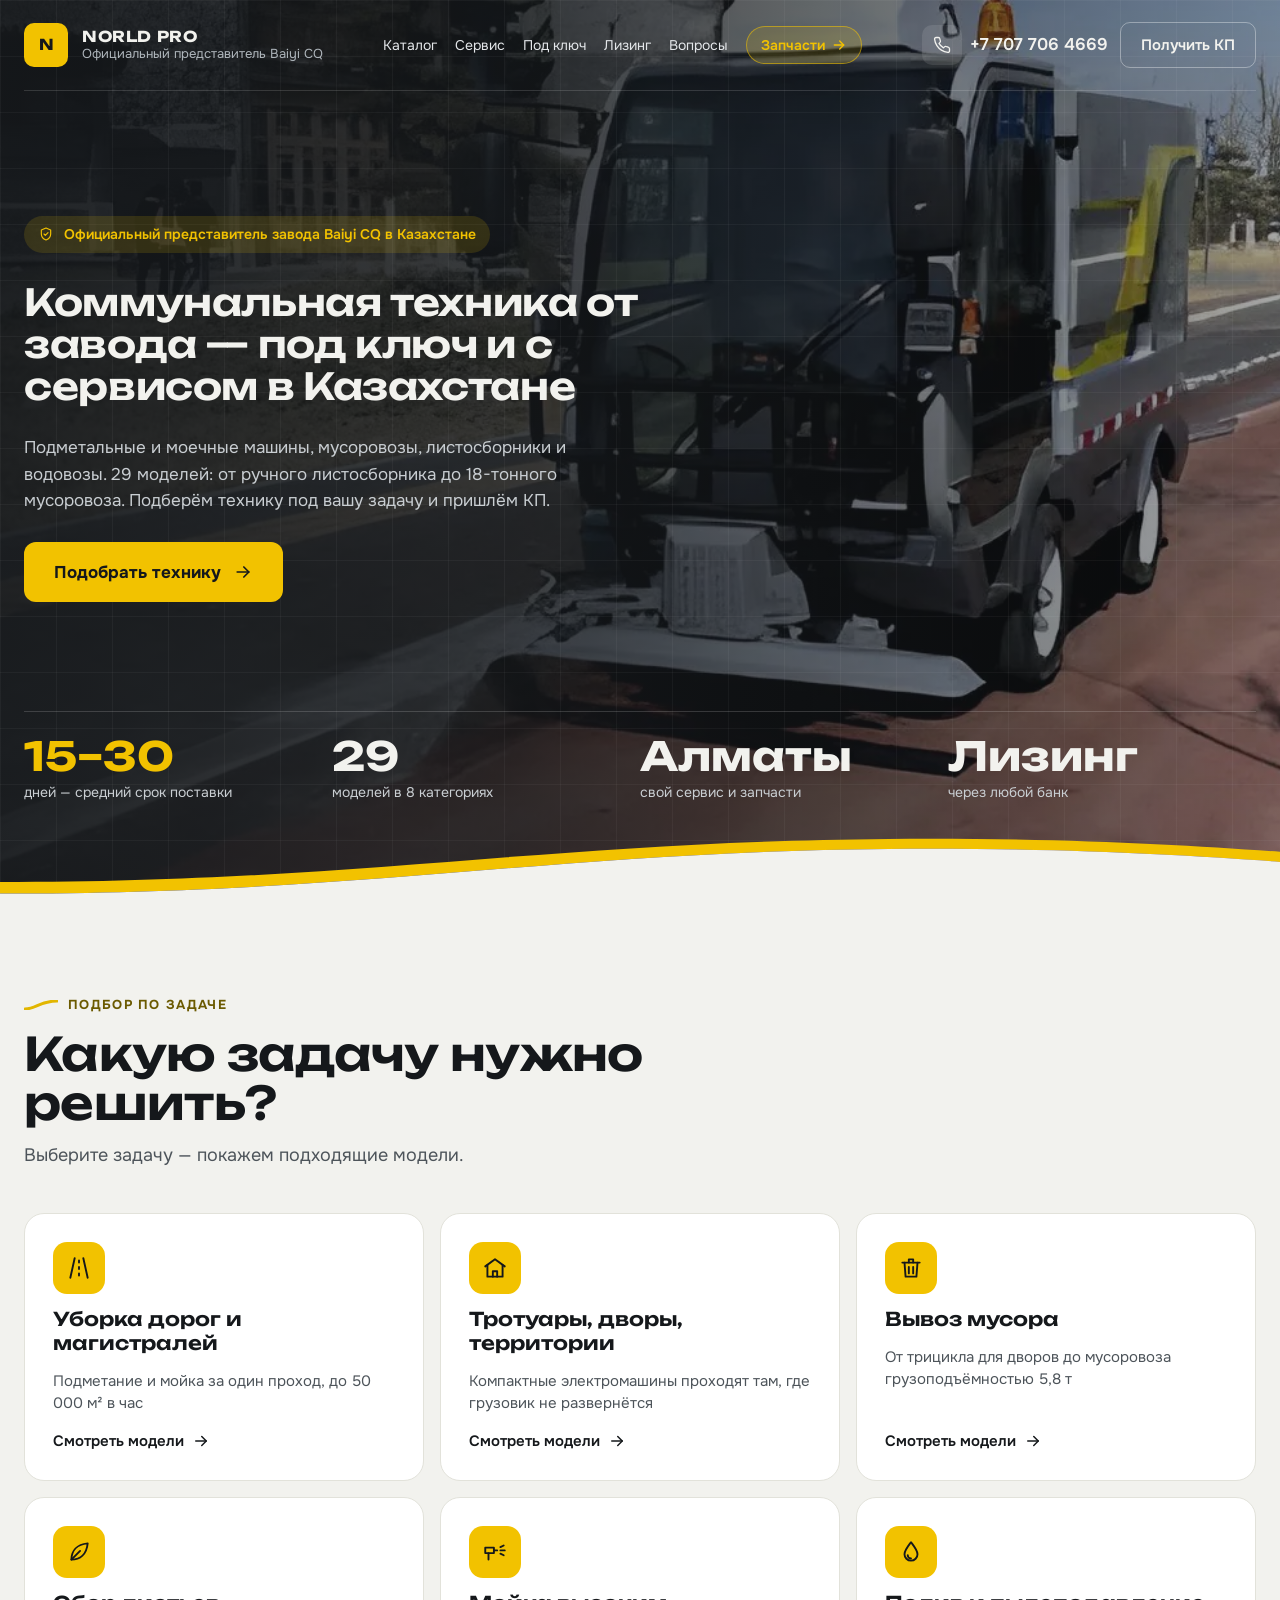
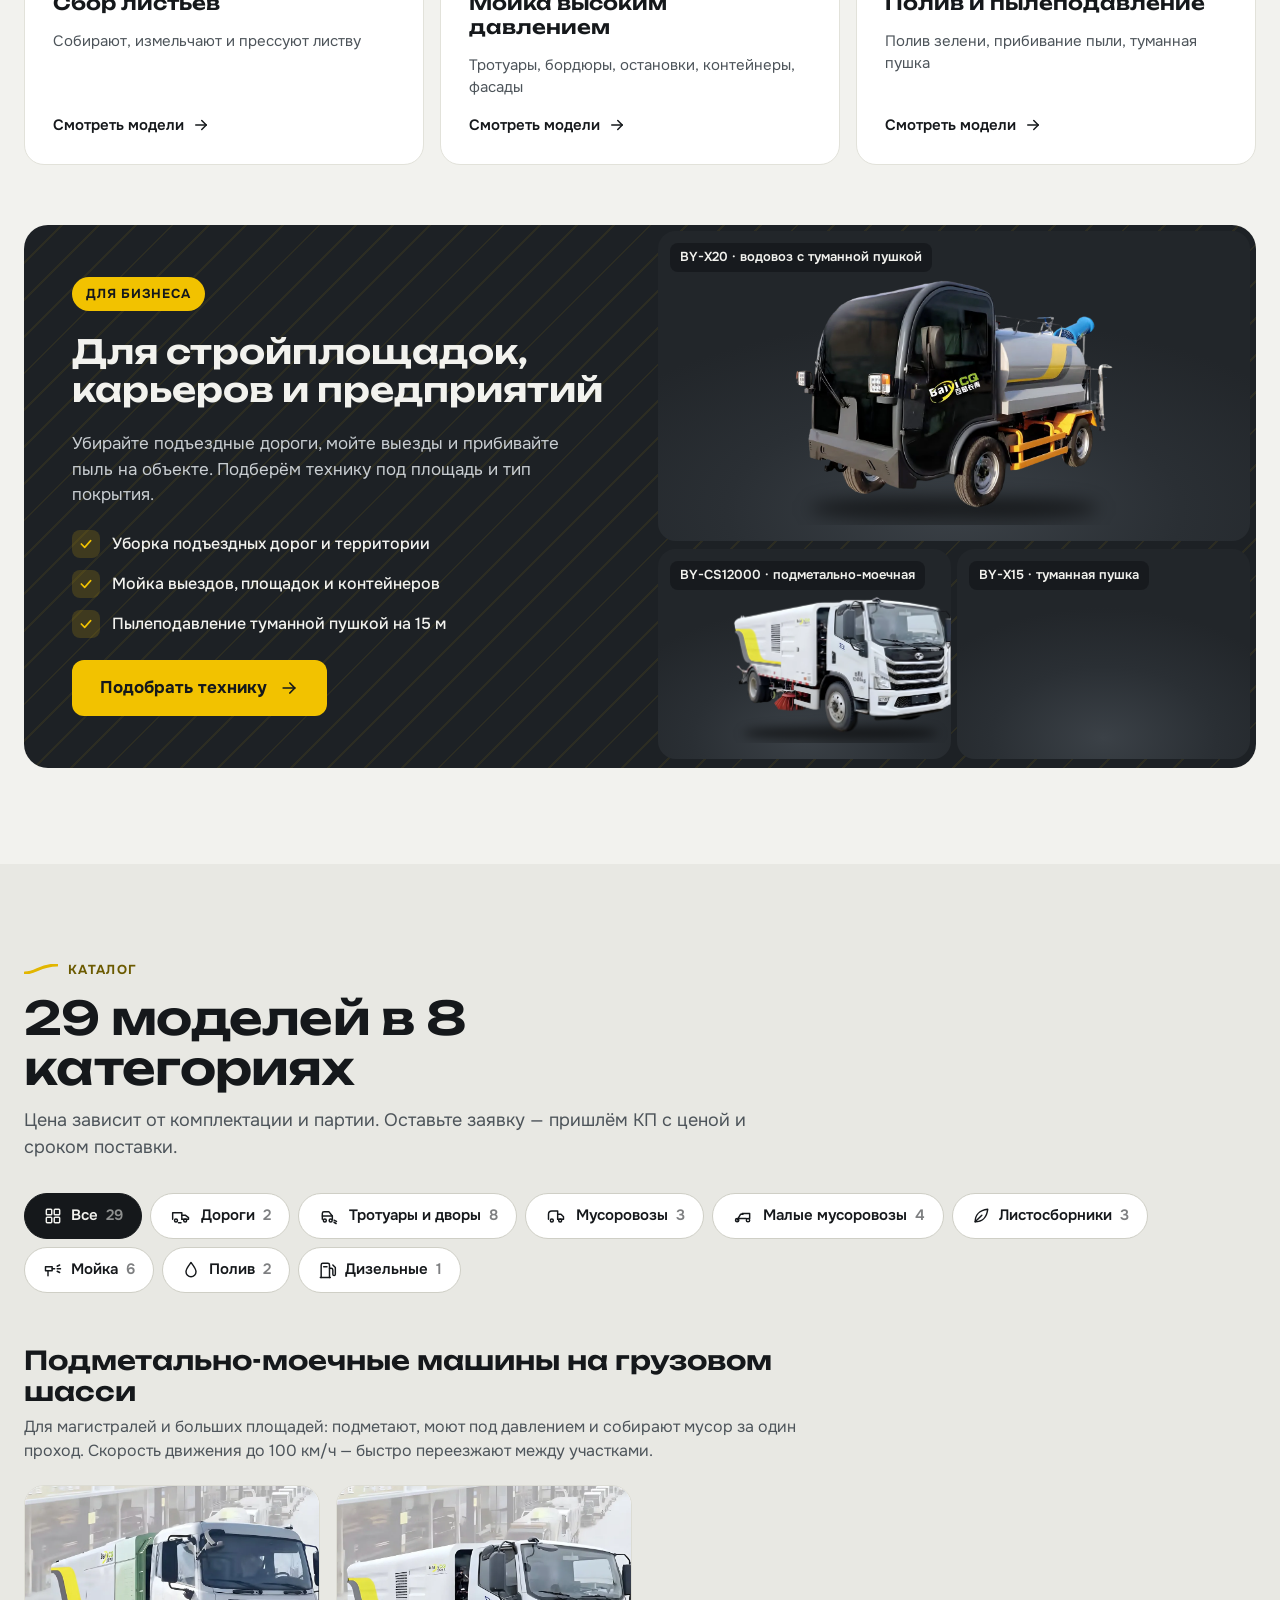
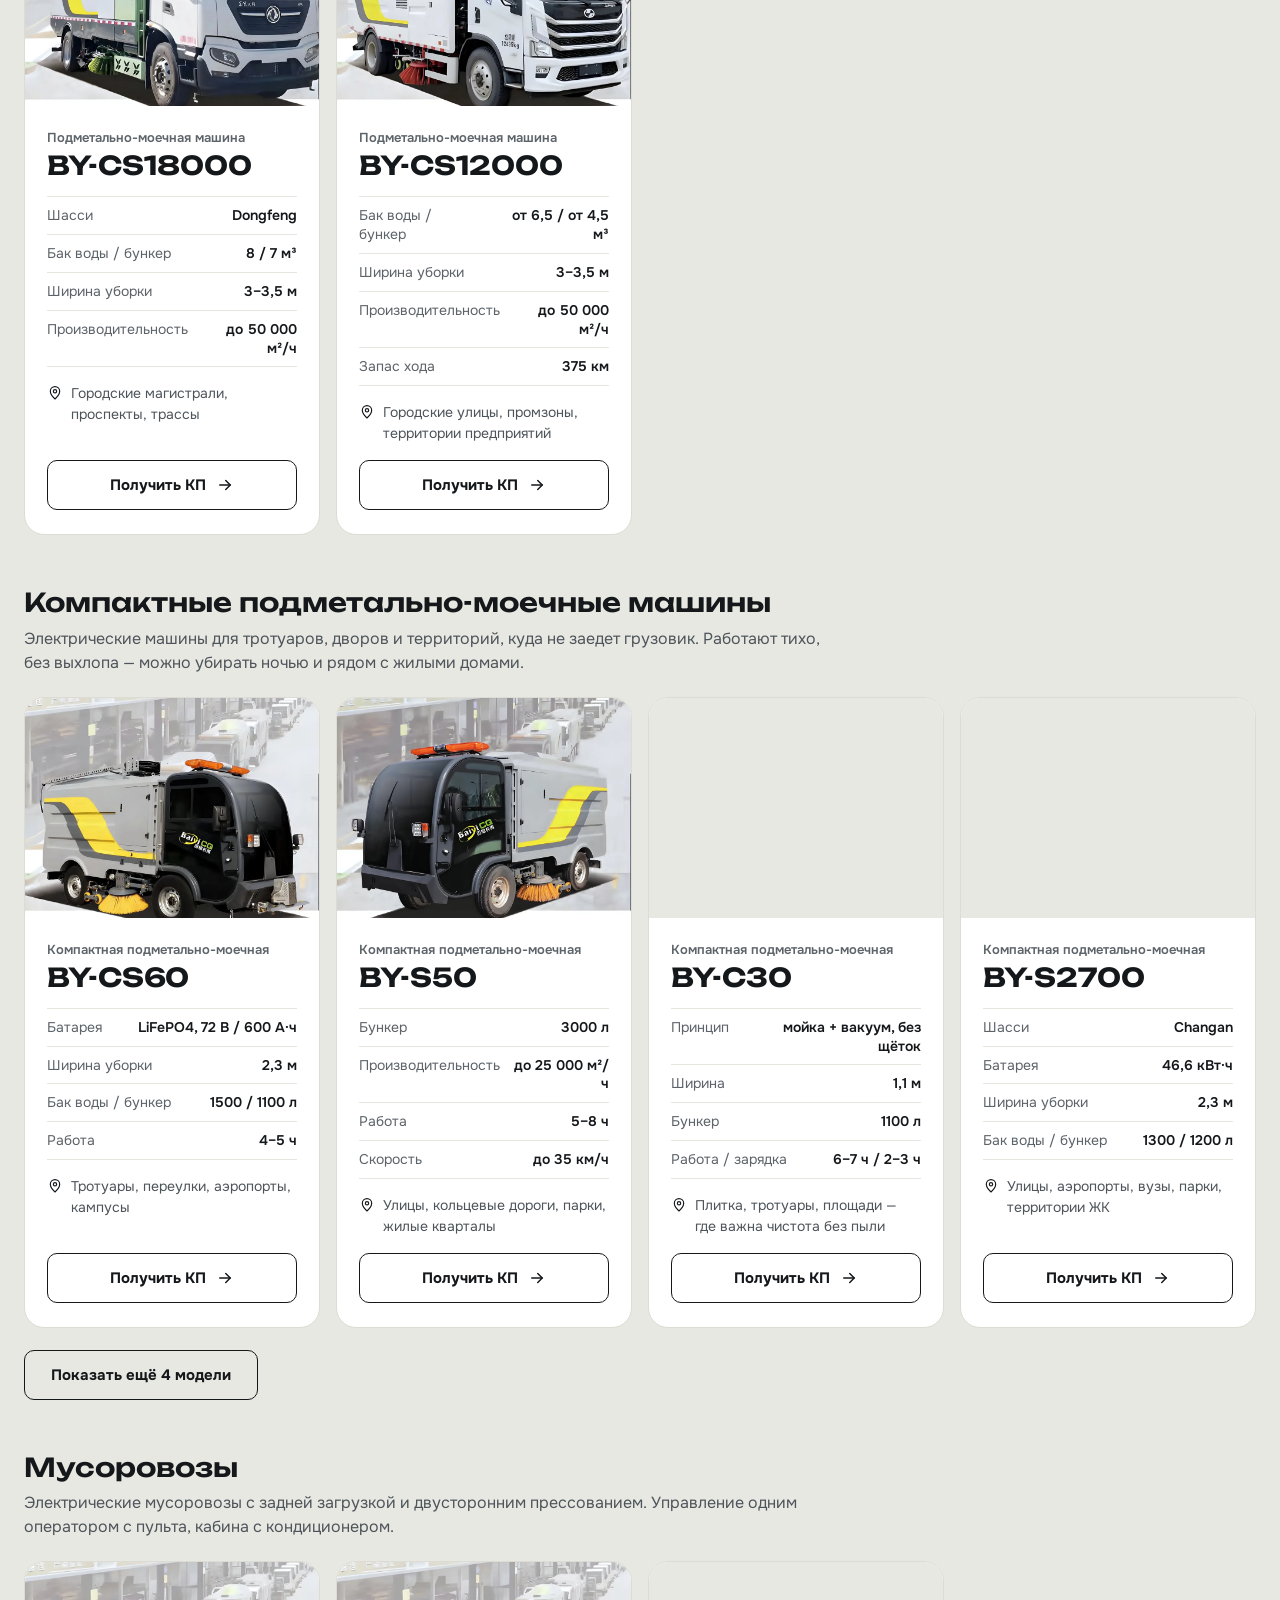
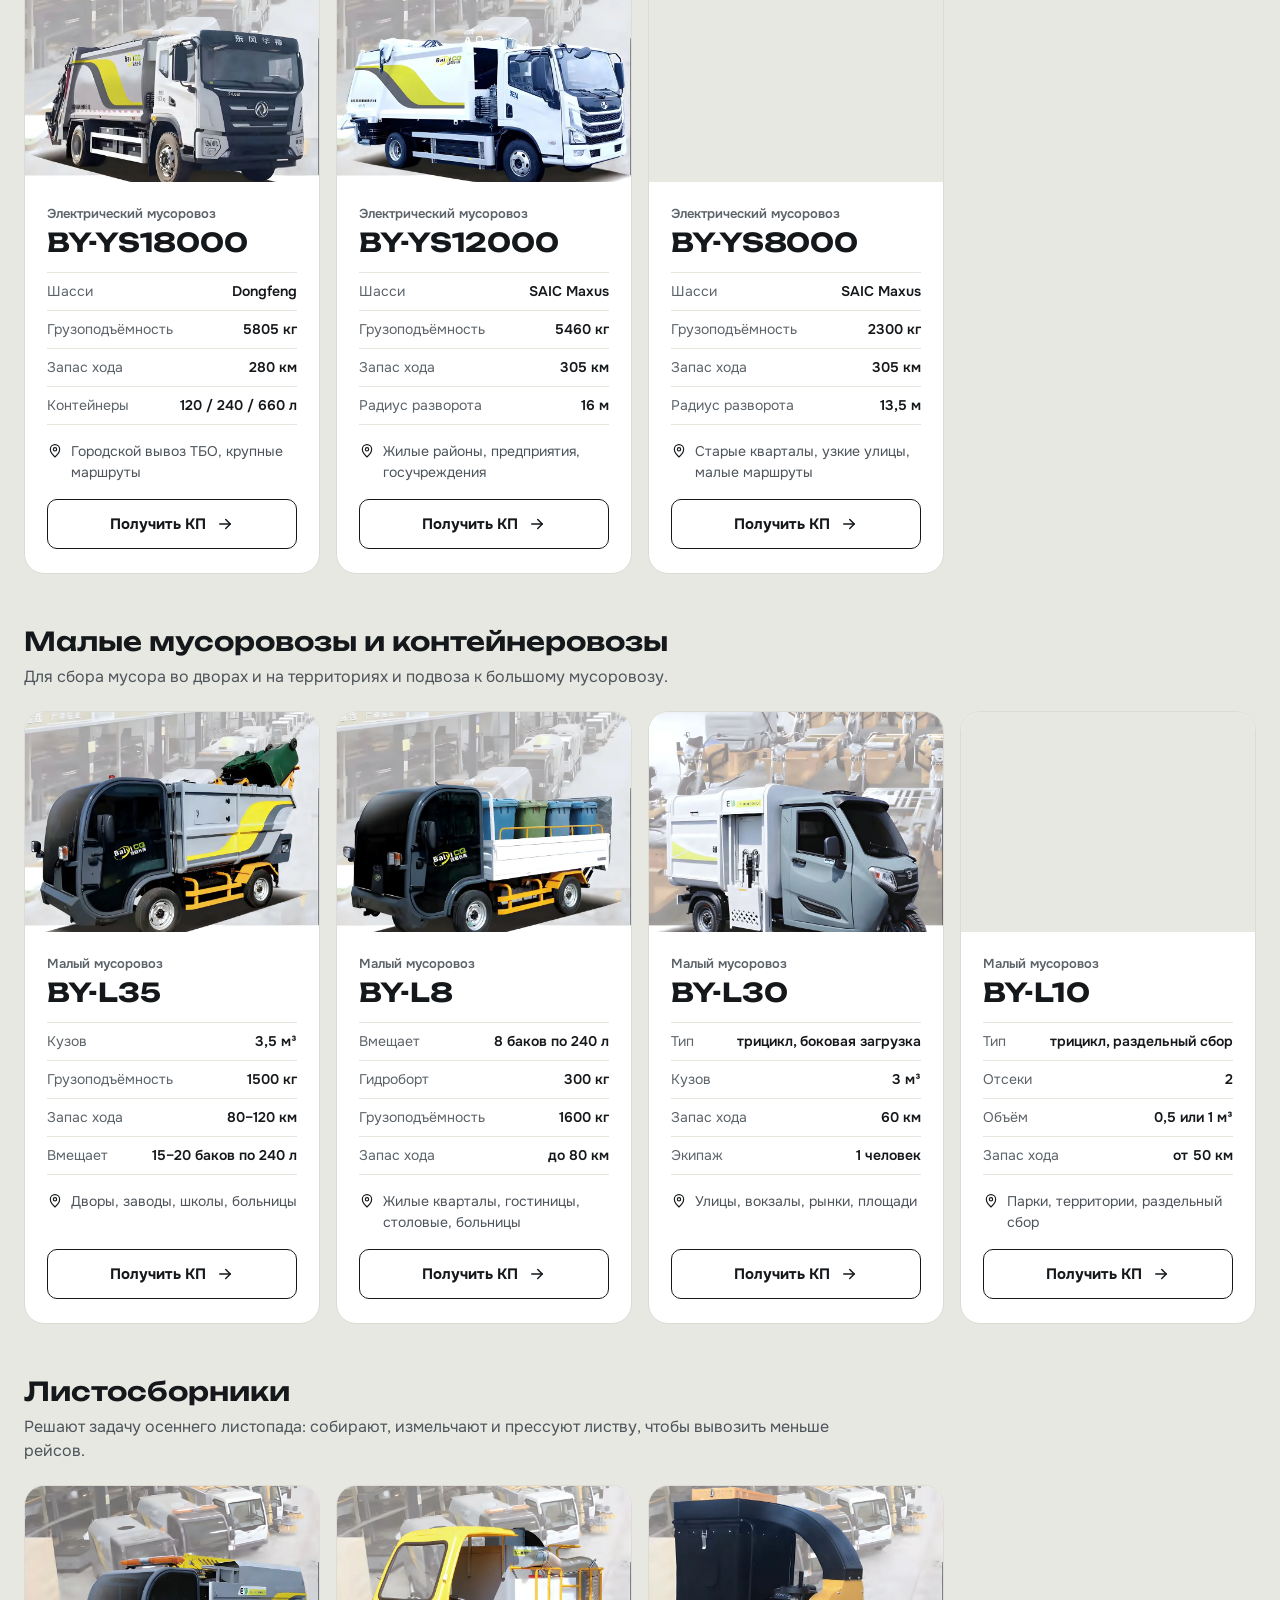
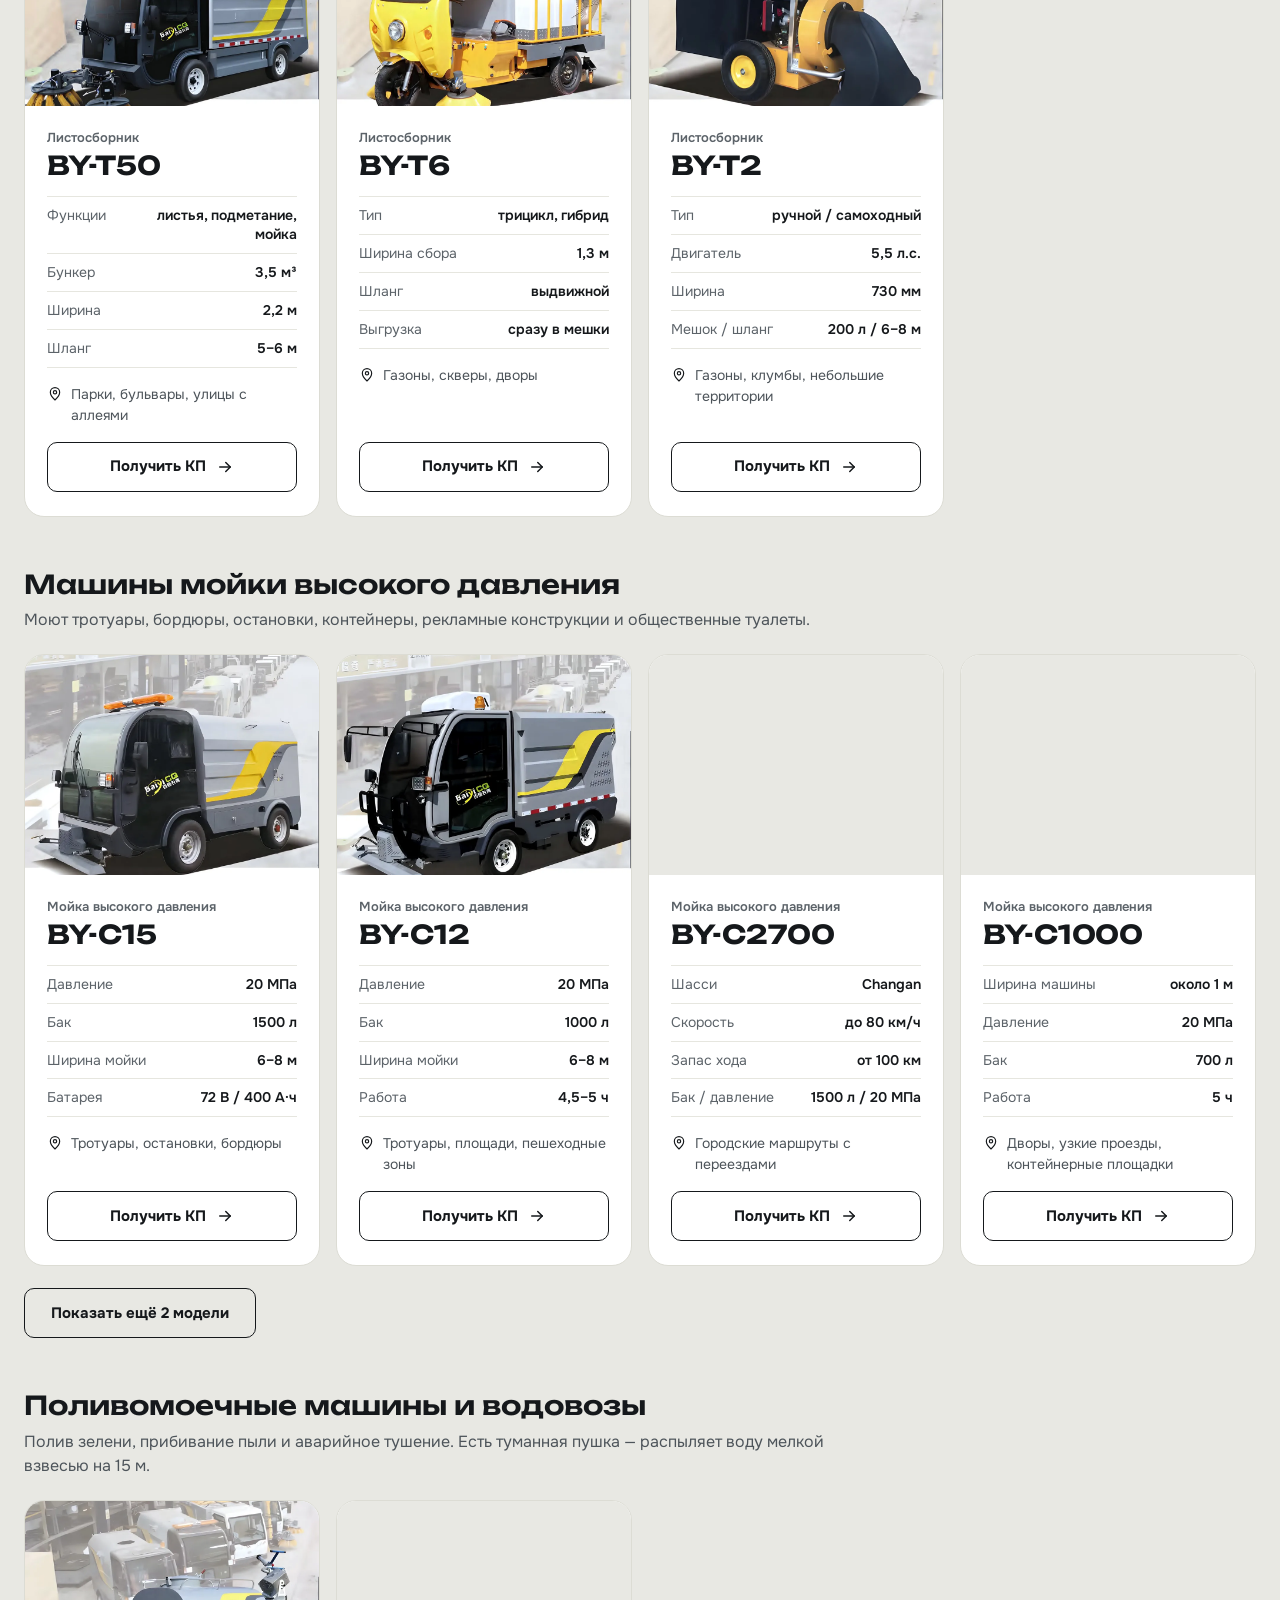
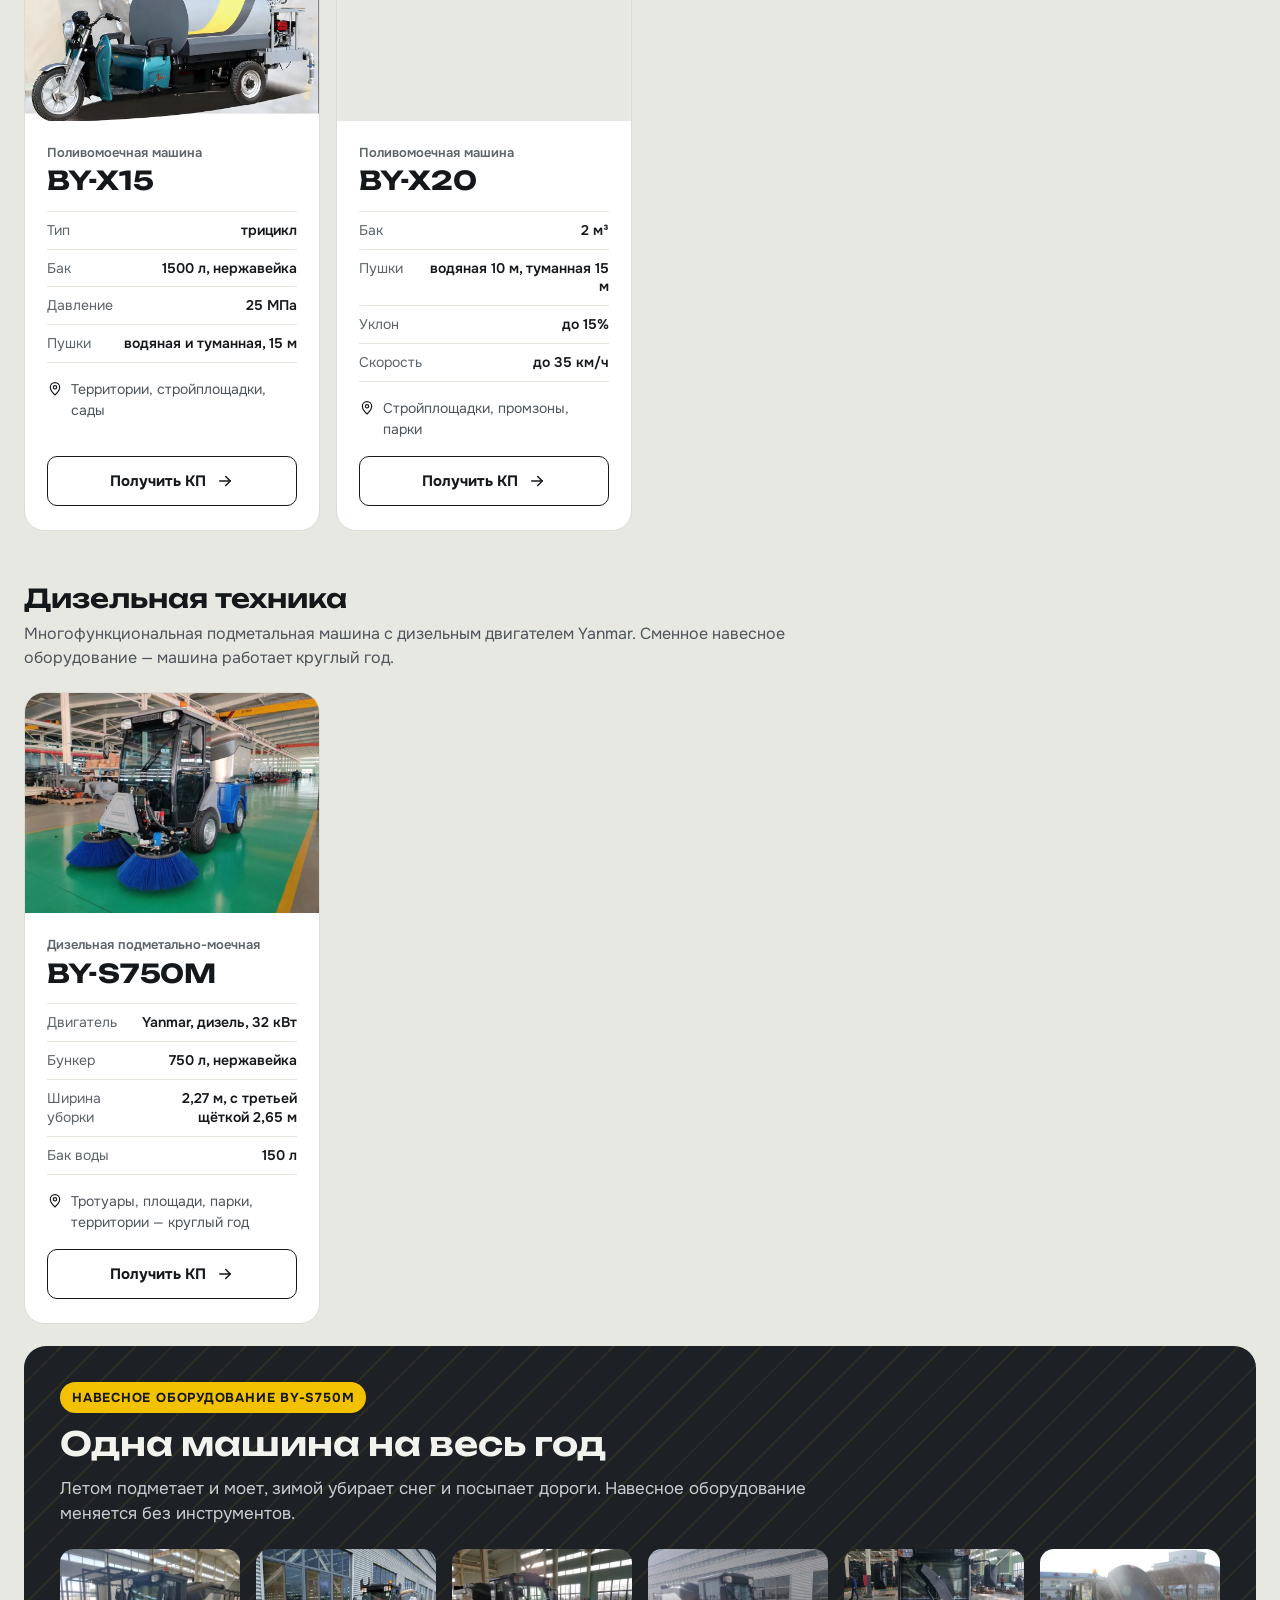
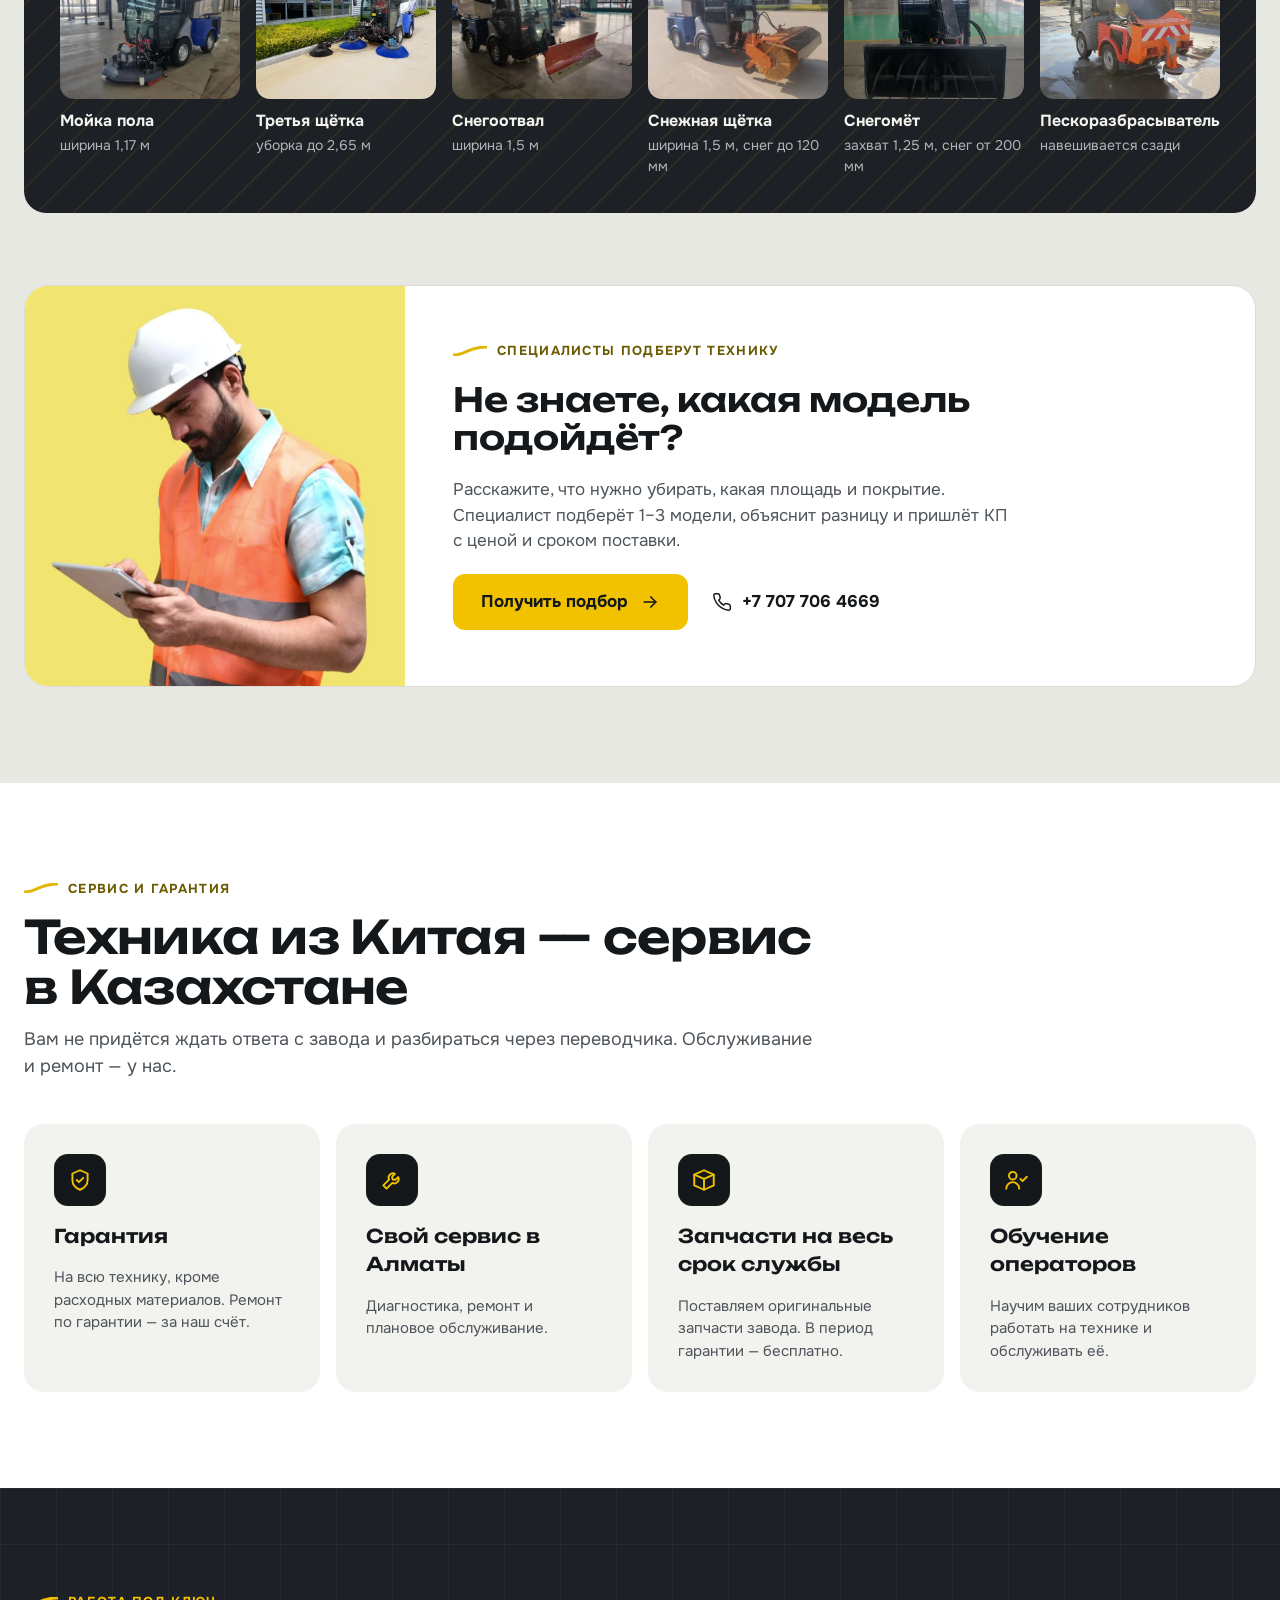
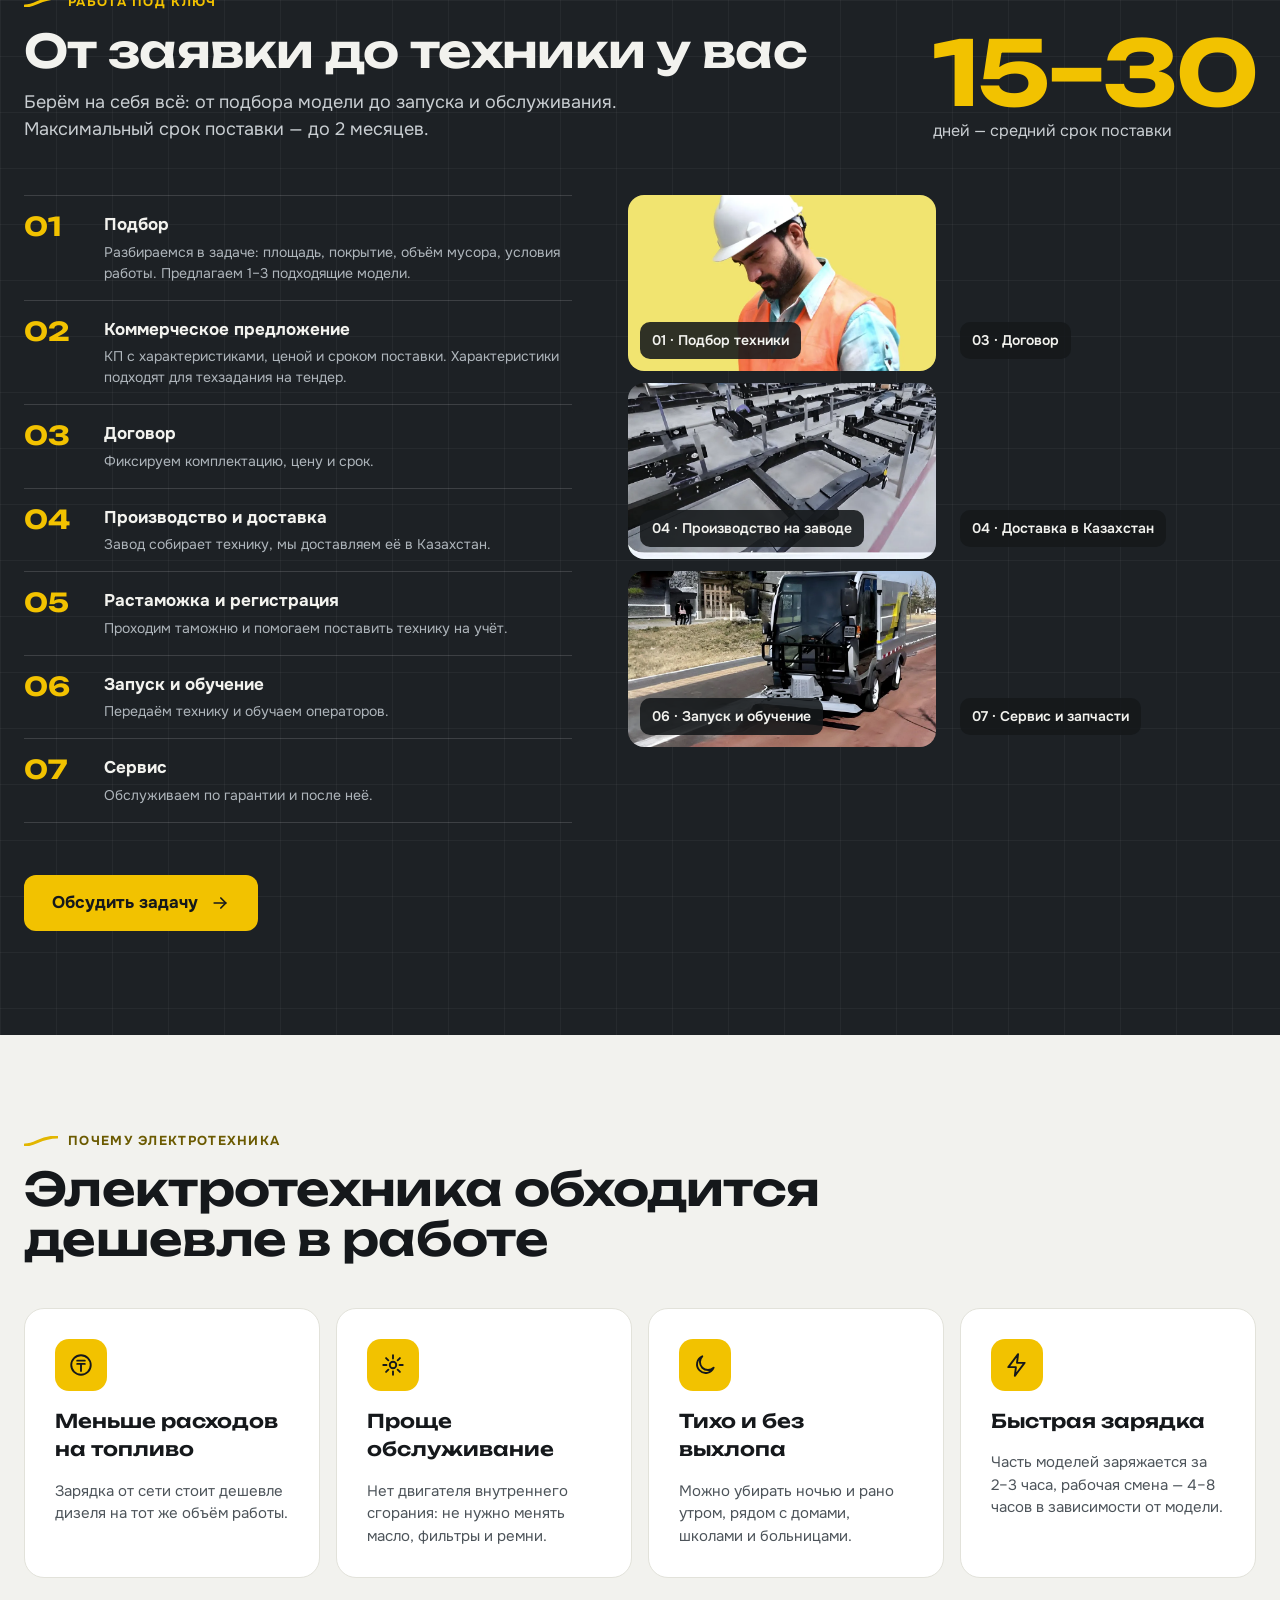
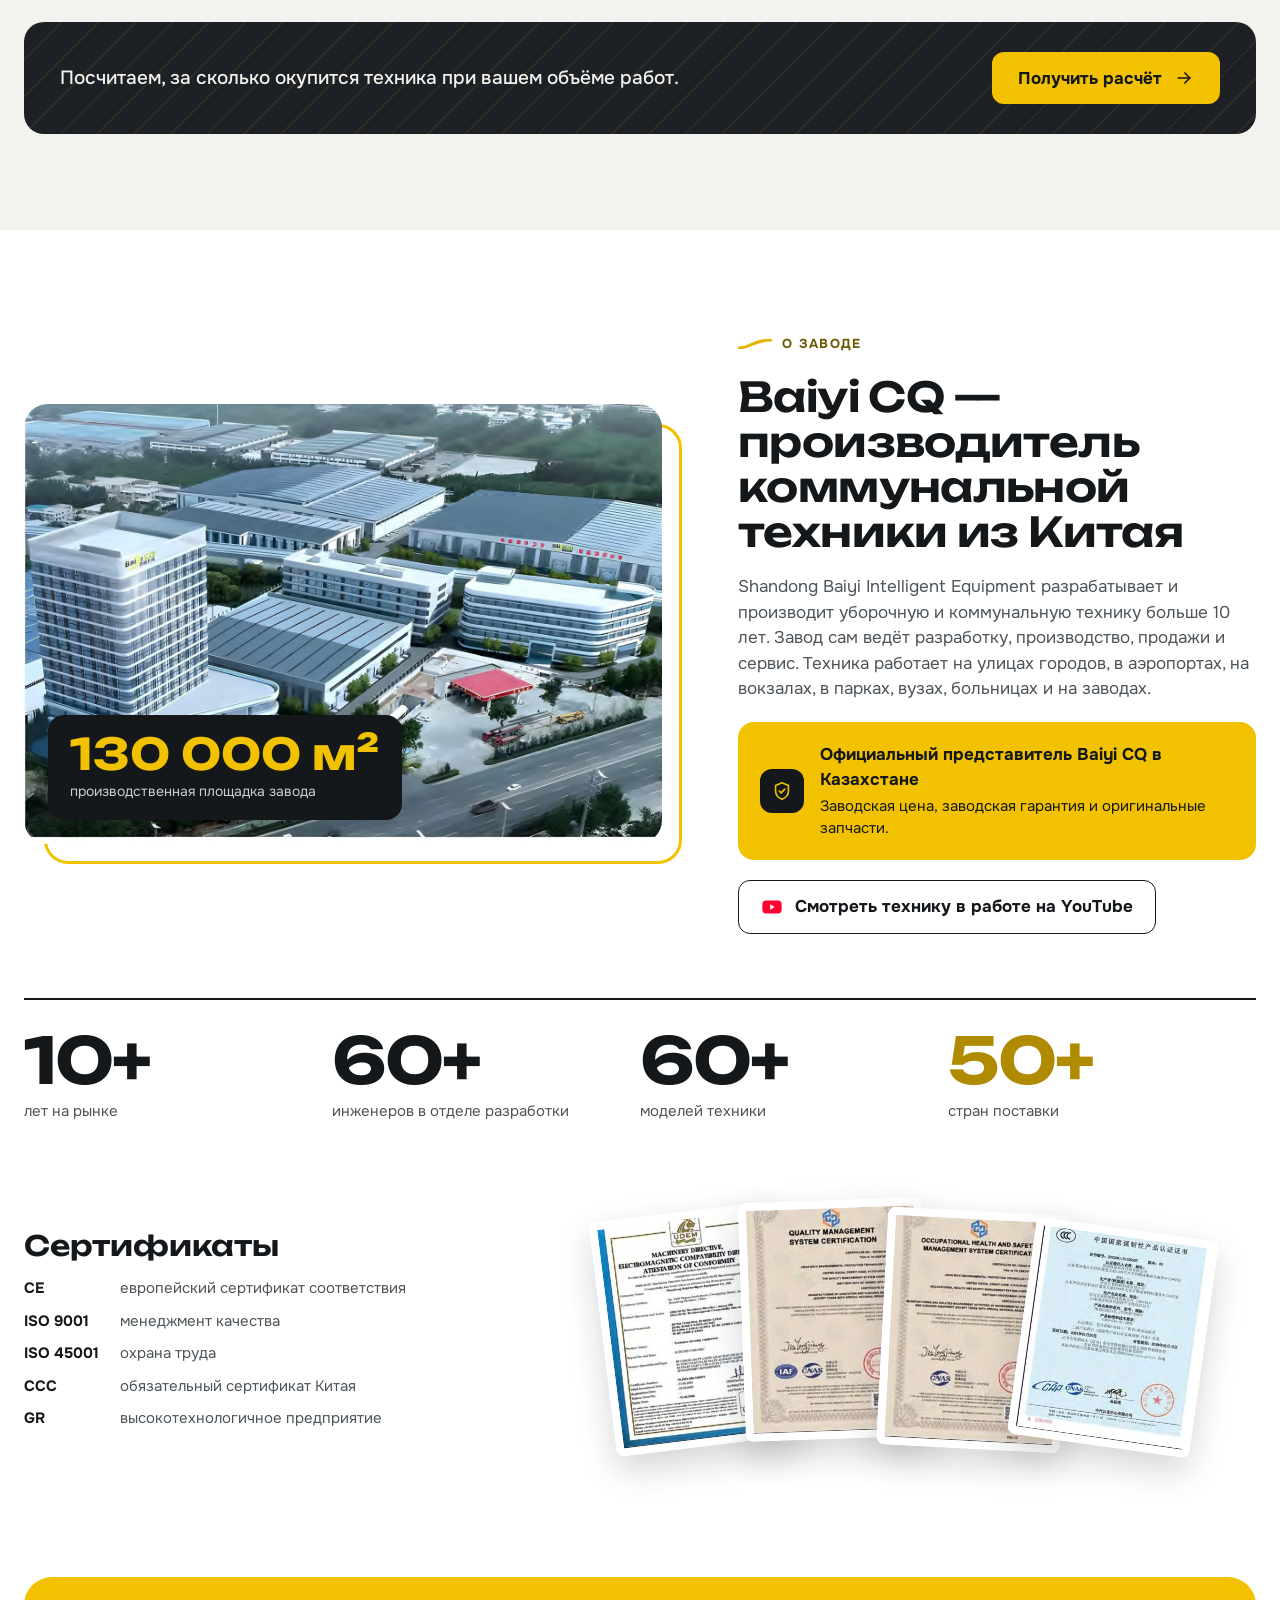
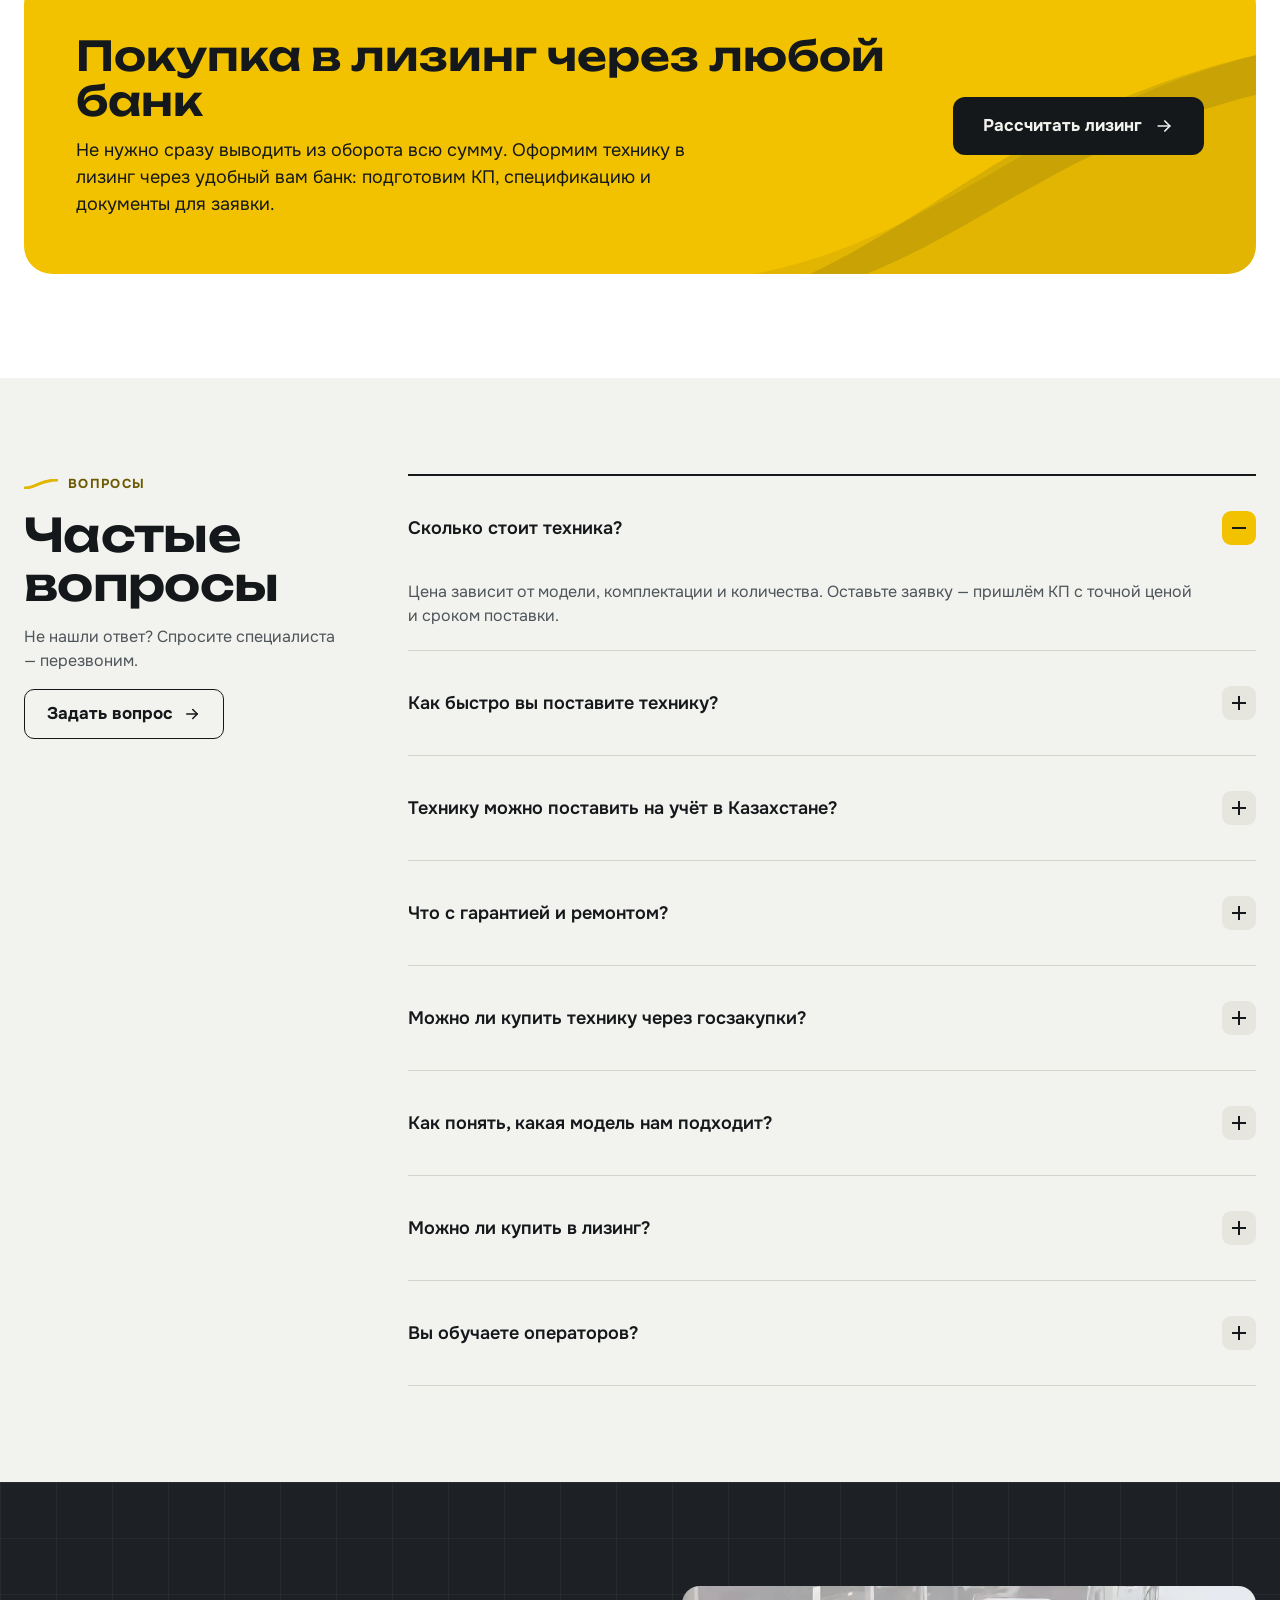
<file: index.html>
<!doctype html>
<html lang="ru">
<head>
<meta charset="utf-8">
<meta name="viewport" content="width=device-width, initial-scale=1">
<title>Коммунальная техника Baiyi CQ в Казахстане — под ключ, с сервисом</title>
<meta name="description" content="Подметально-моечные машины, мусоровозы, листосборники и водовозы от завода Baiyi CQ. Подберём технику под задачу и пришлём КП. Сервис в Алматы, лизинг через любой банк.">
<meta name="theme-color" content="#15181B">
<meta property="og:type" content="website">
<meta property="og:title" content="Коммунальная техника Baiyi CQ в Казахстане — под ключ, с сервисом">
<meta property="og:description" content="Подметально-моечные машины, мусоровозы, листосборники и водовозы от завода Baiyi CQ. Подберём технику под задачу и пришлём КП. Сервис в Алматы, лизинг через любой банк.">
<meta property="og:image" content="https://norld-pro.kz/og-tehnika.jpg">
<meta property="og:image:width" content="1200">
<meta property="og:image:height" content="630">
<meta property="og:url" content="https://norld-pro.kz/">
<meta property="og:locale" content="ru_RU">
<meta name="twitter:card" content="summary_large_image">
<link rel="icon" href="/favicon.svg" type="image/svg+xml">
<link rel="preload" href="/fonts/onest-cyrillic-400-normal.woff2" as="font" type="font/woff2" crossorigin>
<link rel="preload" href="/fonts/unbounded-cyrillic-600-normal.woff2" as="font" type="font/woff2" crossorigin>
<style>@font-face {
  font-family: 'Onest';
  font-style: normal;
  font-display: swap;
  font-weight: 400;
  src:url(/fonts/onest-cyrillic-ext-400-normal.woff2) format('woff2');
  unicode-range: U+0460-052F,U+1C80-1C8A,U+20B4,U+2DE0-2DFF,U+A640-A69F,U+FE2E-FE2F;
}
@font-face {
  font-family: 'Onest';
  font-style: normal;
  font-display: swap;
  font-weight: 400;
  src:url(/fonts/onest-cyrillic-400-normal.woff2) format('woff2');
  unicode-range: U+0301,U+0400-045F,U+0490-0491,U+04B0-04B1,U+2116;
}
@font-face {
  font-family: 'Onest';
  font-style: normal;
  font-display: swap;
  font-weight: 400;
  src:url(/fonts/onest-latin-ext-400-normal.woff2) format('woff2');
  unicode-range: U+0100-02BA,U+02BD-02C5,U+02C7-02CC,U+02CE-02D7,U+02DD-02FF,U+0304,U+0308,U+0329,U+1D00-1DBF,U+1E00-1E9F,U+1EF2-1EFF,U+2020,U+20A0-20AB,U+20AD-20C0,U+2113,U+2C60-2C7F,U+A720-A7FF;
}
@font-face {
  font-family: 'Onest';
  font-style: normal;
  font-display: swap;
  font-weight: 400;
  src:url(/fonts/onest-latin-400-normal.woff2) format('woff2');
  unicode-range: U+0000-00FF,U+0131,U+0152-0153,U+02BB-02BC,U+02C6,U+02DA,U+02DC,U+0304,U+0308,U+0329,U+2000-206F,U+20AC,U+2122,U+2191,U+2193,U+2212,U+2215,U+FEFF,U+FFFD;
}
@font-face {
  font-family: 'Onest';
  font-style: normal;
  font-display: swap;
  font-weight: 500;
  src:url(/fonts/onest-cyrillic-ext-500-normal.woff2) format('woff2');
  unicode-range: U+0460-052F,U+1C80-1C8A,U+20B4,U+2DE0-2DFF,U+A640-A69F,U+FE2E-FE2F;
}
@font-face {
  font-family: 'Onest';
  font-style: normal;
  font-display: swap;
  font-weight: 500;
  src:url(/fonts/onest-cyrillic-500-normal.woff2) format('woff2');
  unicode-range: U+0301,U+0400-045F,U+0490-0491,U+04B0-04B1,U+2116;
}
@font-face {
  font-family: 'Onest';
  font-style: normal;
  font-display: swap;
  font-weight: 500;
  src:url(/fonts/onest-latin-ext-500-normal.woff2) format('woff2');
  unicode-range: U+0100-02BA,U+02BD-02C5,U+02C7-02CC,U+02CE-02D7,U+02DD-02FF,U+0304,U+0308,U+0329,U+1D00-1DBF,U+1E00-1E9F,U+1EF2-1EFF,U+2020,U+20A0-20AB,U+20AD-20C0,U+2113,U+2C60-2C7F,U+A720-A7FF;
}
@font-face {
  font-family: 'Onest';
  font-style: normal;
  font-display: swap;
  font-weight: 500;
  src:url(/fonts/onest-latin-500-normal.woff2) format('woff2');
  unicode-range: U+0000-00FF,U+0131,U+0152-0153,U+02BB-02BC,U+02C6,U+02DA,U+02DC,U+0304,U+0308,U+0329,U+2000-206F,U+20AC,U+2122,U+2191,U+2193,U+2212,U+2215,U+FEFF,U+FFFD;
}
@font-face {
  font-family: 'Onest';
  font-style: normal;
  font-display: swap;
  font-weight: 600;
  src:url(/fonts/onest-cyrillic-ext-600-normal.woff2) format('woff2');
  unicode-range: U+0460-052F,U+1C80-1C8A,U+20B4,U+2DE0-2DFF,U+A640-A69F,U+FE2E-FE2F;
}
@font-face {
  font-family: 'Onest';
  font-style: normal;
  font-display: swap;
  font-weight: 600;
  src:url(/fonts/onest-cyrillic-600-normal.woff2) format('woff2');
  unicode-range: U+0301,U+0400-045F,U+0490-0491,U+04B0-04B1,U+2116;
}
@font-face {
  font-family: 'Onest';
  font-style: normal;
  font-display: swap;
  font-weight: 600;
  src:url(/fonts/onest-latin-ext-600-normal.woff2) format('woff2');
  unicode-range: U+0100-02BA,U+02BD-02C5,U+02C7-02CC,U+02CE-02D7,U+02DD-02FF,U+0304,U+0308,U+0329,U+1D00-1DBF,U+1E00-1E9F,U+1EF2-1EFF,U+2020,U+20A0-20AB,U+20AD-20C0,U+2113,U+2C60-2C7F,U+A720-A7FF;
}
@font-face {
  font-family: 'Onest';
  font-style: normal;
  font-display: swap;
  font-weight: 600;
  src:url(/fonts/onest-latin-600-normal.woff2) format('woff2');
  unicode-range: U+0000-00FF,U+0131,U+0152-0153,U+02BB-02BC,U+02C6,U+02DA,U+02DC,U+0304,U+0308,U+0329,U+2000-206F,U+20AC,U+2122,U+2191,U+2193,U+2212,U+2215,U+FEFF,U+FFFD;
}
@font-face {
  font-family: 'Onest';
  font-style: normal;
  font-display: swap;
  font-weight: 700;
  src:url(/fonts/onest-cyrillic-ext-700-normal.woff2) format('woff2');
  unicode-range: U+0460-052F,U+1C80-1C8A,U+20B4,U+2DE0-2DFF,U+A640-A69F,U+FE2E-FE2F;
}
@font-face {
  font-family: 'Onest';
  font-style: normal;
  font-display: swap;
  font-weight: 700;
  src:url(/fonts/onest-cyrillic-700-normal.woff2) format('woff2');
  unicode-range: U+0301,U+0400-045F,U+0490-0491,U+04B0-04B1,U+2116;
}
@font-face {
  font-family: 'Onest';
  font-style: normal;
  font-display: swap;
  font-weight: 700;
  src:url(/fonts/onest-latin-ext-700-normal.woff2) format('woff2');
  unicode-range: U+0100-02BA,U+02BD-02C5,U+02C7-02CC,U+02CE-02D7,U+02DD-02FF,U+0304,U+0308,U+0329,U+1D00-1DBF,U+1E00-1E9F,U+1EF2-1EFF,U+2020,U+20A0-20AB,U+20AD-20C0,U+2113,U+2C60-2C7F,U+A720-A7FF;
}
@font-face {
  font-family: 'Onest';
  font-style: normal;
  font-display: swap;
  font-weight: 700;
  src:url(/fonts/onest-latin-700-normal.woff2) format('woff2');
  unicode-range: U+0000-00FF,U+0131,U+0152-0153,U+02BB-02BC,U+02C6,U+02DA,U+02DC,U+0304,U+0308,U+0329,U+2000-206F,U+20AC,U+2122,U+2191,U+2193,U+2212,U+2215,U+FEFF,U+FFFD;
}
@font-face {
  font-family: 'Unbounded';
  font-style: normal;
  font-display: swap;
  font-weight: 500;
  src:url(/fonts/unbounded-cyrillic-ext-500-normal.woff2) format('woff2');
  unicode-range: U+0460-052F,U+1C80-1C8A,U+20B4,U+2DE0-2DFF,U+A640-A69F,U+FE2E-FE2F;
}
@font-face {
  font-family: 'Unbounded';
  font-style: normal;
  font-display: swap;
  font-weight: 500;
  src:url(/fonts/unbounded-cyrillic-500-normal.woff2) format('woff2');
  unicode-range: U+0301,U+0400-045F,U+0490-0491,U+04B0-04B1,U+2116;
}
@font-face {
  font-family: 'Unbounded';
  font-style: normal;
  font-display: swap;
  font-weight: 500;
  src:url(/fonts/unbounded-latin-ext-500-normal.woff2) format('woff2');
  unicode-range: U+0100-02BA,U+02BD-02C5,U+02C7-02CC,U+02CE-02D7,U+02DD-02FF,U+0304,U+0308,U+0329,U+1D00-1DBF,U+1E00-1E9F,U+1EF2-1EFF,U+2020,U+20A0-20AB,U+20AD-20C0,U+2113,U+2C60-2C7F,U+A720-A7FF;
}
@font-face {
  font-family: 'Unbounded';
  font-style: normal;
  font-display: swap;
  font-weight: 500;
  src:url(/fonts/unbounded-latin-500-normal.woff2) format('woff2');
  unicode-range: U+0000-00FF,U+0131,U+0152-0153,U+02BB-02BC,U+02C6,U+02DA,U+02DC,U+0304,U+0308,U+0329,U+2000-206F,U+20AC,U+2122,U+2191,U+2193,U+2212,U+2215,U+FEFF,U+FFFD;
}
@font-face {
  font-family: 'Unbounded';
  font-style: normal;
  font-display: swap;
  font-weight: 600;
  src:url(/fonts/unbounded-cyrillic-ext-600-normal.woff2) format('woff2');
  unicode-range: U+0460-052F,U+1C80-1C8A,U+20B4,U+2DE0-2DFF,U+A640-A69F,U+FE2E-FE2F;
}
@font-face {
  font-family: 'Unbounded';
  font-style: normal;
  font-display: swap;
  font-weight: 600;
  src:url(/fonts/unbounded-cyrillic-600-normal.woff2) format('woff2');
  unicode-range: U+0301,U+0400-045F,U+0490-0491,U+04B0-04B1,U+2116;
}
@font-face {
  font-family: 'Unbounded';
  font-style: normal;
  font-display: swap;
  font-weight: 600;
  src:url(/fonts/unbounded-latin-ext-600-normal.woff2) format('woff2');
  unicode-range: U+0100-02BA,U+02BD-02C5,U+02C7-02CC,U+02CE-02D7,U+02DD-02FF,U+0304,U+0308,U+0329,U+1D00-1DBF,U+1E00-1E9F,U+1EF2-1EFF,U+2020,U+20A0-20AB,U+20AD-20C0,U+2113,U+2C60-2C7F,U+A720-A7FF;
}
@font-face {
  font-family: 'Unbounded';
  font-style: normal;
  font-display: swap;
  font-weight: 600;
  src:url(/fonts/unbounded-latin-600-normal.woff2) format('woff2');
  unicode-range: U+0000-00FF,U+0131,U+0152-0153,U+02BB-02BC,U+02C6,U+02DA,U+02DC,U+0304,U+0308,U+0329,U+2000-206F,U+20AC,U+2122,U+2191,U+2193,U+2212,U+2215,U+FEFF,U+FFFD;
}
@font-face {
  font-family: 'Unbounded';
  font-style: normal;
  font-display: swap;
  font-weight: 700;
  src:url(/fonts/unbounded-cyrillic-ext-700-normal.woff2) format('woff2');
  unicode-range: U+0460-052F,U+1C80-1C8A,U+20B4,U+2DE0-2DFF,U+A640-A69F,U+FE2E-FE2F;
}
@font-face {
  font-family: 'Unbounded';
  font-style: normal;
  font-display: swap;
  font-weight: 700;
  src:url(/fonts/unbounded-cyrillic-700-normal.woff2) format('woff2');
  unicode-range: U+0301,U+0400-045F,U+0490-0491,U+04B0-04B1,U+2116;
}
@font-face {
  font-family: 'Unbounded';
  font-style: normal;
  font-display: swap;
  font-weight: 700;
  src:url(/fonts/unbounded-latin-ext-700-normal.woff2) format('woff2');
  unicode-range: U+0100-02BA,U+02BD-02C5,U+02C7-02CC,U+02CE-02D7,U+02DD-02FF,U+0304,U+0308,U+0329,U+1D00-1DBF,U+1E00-1E9F,U+1EF2-1EFF,U+2020,U+20A0-20AB,U+20AD-20C0,U+2113,U+2C60-2C7F,U+A720-A7FF;
}
@font-face {
  font-family: 'Unbounded';
  font-style: normal;
  font-display: swap;
  font-weight: 700;
  src:url(/fonts/unbounded-latin-700-normal.woff2) format('woff2');
  unicode-range: U+0000-00FF,U+0131,U+0152-0153,U+02BB-02BC,U+02C6,U+02DA,U+02DC,U+0304,U+0308,U+0329,U+2000-206F,U+20AC,U+2122,U+2191,U+2193,U+2212,U+2215,U+FEFF,U+FFFD;
}
</style>
<link rel="preload" as="image" href="/img/c12-street-wash.webp">
<style>
html{scroll-behavior:smooth}
body{margin:0;background:#F2F2EE}
section{scroll-margin-top:12px}
a{color:#15181B}a:hover{color:#4D545A}
.btn{transition:background-color .2s ease,color .2s ease,box-shadow .2s ease,border-color .2s ease}
.btn .arr{transition:transform .2s ease}
.btn:hover .arr{transform:translateX(4px)}
.btn-y:hover{background:#FFD426 !important;color:#15181B !important;box-shadow:0 10px 28px rgba(242,194,0,.32)}
.btn-dark:hover{background:#000000 !important;color:#F2F2EE !important}
.btn-line:hover{background:#15181B !important;color:#F2F2EE !important}
.btn-ghost:hover{background:rgba(255,255,255,.1) !important;color:#F2F2EE !important}
.card{transition:transform .25s ease,box-shadow .25s ease}
.card:hover{transform:translateY(-4px);box-shadow:0 20px 44px rgba(21,24,27,.12)}
.tile{transition:border-color .2s ease,transform .25s ease,box-shadow .25s ease}
.tile:hover{border-color:#15181B !important;transform:translateY(-3px);box-shadow:0 16px 36px rgba(21,24,27,.08);color:#15181B}
.tile .arr{transition:transform .2s ease}
.tile:hover .arr{transform:translateX(4px)}
.cert{transition:transform .3s ease,box-shadow .3s ease}
.cert:hover{transform:rotate(0deg) translateY(-8px) scale(1.05) !important;box-shadow:0 24px 48px rgba(21,24,27,.22) !important;z-index:5}
.tab{transition:background-color .2s ease,color .2s ease,border-color .2s ease}
.tex-grid{background-image:linear-gradient(rgba(255,255,255,.04) 1px,transparent 1px),linear-gradient(90deg,rgba(255,255,255,.04) 1px,transparent 1px);background-size:56px 56px}
.tex-diag{background-image:repeating-linear-gradient(135deg,rgba(242,194,0,.07) 0 2px,transparent 2px 26px)}
@keyframes rise{from{opacity:0;transform:translateY(32px)}to{opacity:1;transform:none}}
@supports (animation-timeline: view()){.reveal{animation:rise linear both;animation-timeline:view();animation-range:entry 0px entry 240px}}
@media (prefers-reduced-motion: reduce){.reveal{animation:none !important}.card,.tile,.btn,.cert,.btn .arr{transition:none !important}}
@media (max-width:760px){
.wrap{padding-left:16px !important;padding-right:16px !important}
.nav,.hide-m{display:none !important}
.sec{padding-top:64px !important;padding-bottom:64px !important}
.hero-in{padding-top:40px !important;padding-bottom:40px !important;min-height:0 !important}
.hero-ov{background:rgba(21,24,27,.86) !important}
.stats4{grid-template-columns:repeat(2,minmax(0,1fr)) !important;margin-bottom:72px !important}
.stats4 > div{padding-right:12px !important}
.pad-l{padding:32px 20px !important}
.tabs{flex-wrap:nowrap !important;overflow-x:auto;padding-bottom:8px;margin-right:-16px;padding-right:16px}
.tabs > button{flex:0 0 auto}
.h-ph{height:190px !important}
.h-big{height:300px !important}
.big-num{font-size:44px !important}
.stats4 .big-num{font-size:22px !important}
.fstats{grid-template-columns:repeat(2,minmax(0,1fr)) !important}
.cert{width:118px !important;margin-left:-34px !important}
.cert:first-child{margin-left:0 !important}
.spec-ph{flex-basis:100% !important;height:300px !important}
}

[hidden]{display:none !important}
.tab{display:inline-flex;align-items:center;gap:8px;min-height:46px;padding:0 18px;border-radius:999px;font:inherit;font-size:15px;font-weight:600;cursor:pointer;white-space:nowrap;background:#FFFFFF;color:#15181B;border:1.5px solid #CFCFC6}
.tab[aria-selected="true"]{background:#15181B;color:#F2F2EE;border-color:#15181B}
.faq summary{list-style:none}
.faq summary::-webkit-details-marker{display:none}
.faq-sign{flex:0 0 auto;width:34px;height:34px;border-radius:9px;background:#E6E6DF;position:relative}
.faq-sign::before,.faq-sign::after{content:"";position:absolute;left:50%;top:50%;width:14px;height:2px;background:#15181B;transform:translate(-50%,-50%)}
.faq-sign::after{transform:translate(-50%,-50%) rotate(90deg)}
.faq details[open] .faq-sign{background:#F2C200}
.faq details[open] .faq-sign::after{display:none}
.lead{border:0;padding:0;background:transparent;max-width:none;width:min(560px,calc(100vw - 24px));max-height:calc(100dvh - 24px);overflow:visible}
.lead::backdrop{background:rgba(18,21,24,.86)}
.lead-box{position:relative;box-sizing:border-box;padding:36px 40px;border-radius:22px;background:#FFFFFF;display:flex;flex-direction:column;gap:18px;max-height:calc(100dvh - 24px);overflow:auto;font-family:'Onest',system-ui,sans-serif;color:#16191C}
.lead-close{position:absolute;top:14px;right:14px;width:44px;height:44px;border:0;border-radius:10px;background:#F3F3EF;display:flex;align-items:center;justify-content:center;cursor:pointer;color:#16191C}
.lead form{display:flex;flex-direction:column;gap:14px}
.lead label{display:flex;flex-direction:column;gap:6px;font-size:14px;font-weight:600}
.lead input,.lead select{min-height:52px;padding:0 14px;border-radius:10px;border:1.5px solid #CFCFC6;background:#FFFFFF;font:inherit;font-size:16px;font-weight:400;color:#16191C;box-sizing:border-box;width:100%}
.lead input:focus,.lead select:focus{outline:2px solid #F2C200;outline-offset:1px;border-color:#15181B}
.lead button[type=submit]{min-height:56px;border:0;border-radius:12px;background:#F2C200;color:#16191C;font:inherit;font-size:17px;font-weight:700;cursor:pointer}
.lead button[type=submit]:hover{background:#FFD426}
.lead-2{display:grid;grid-template-columns:repeat(2,minmax(0,1fr));gap:12px}
.hp{position:absolute;left:-9999px;width:1px;height:1px;overflow:hidden}
@media (max-width:760px){.lead-box{padding:28px 20px 24px}.lead-2{grid-template-columns:minmax(0,1fr)}}

.show-m{display:none !important}
.nav-x{display:inline-flex;align-items:center;gap:6px;min-height:36px;padding:0 14px;border-radius:999px;background:rgba(242,194,0,.14);border:1.5px solid rgba(242,194,0,.55);color:#F2C200 !important;text-decoration:none;font-weight:600;font-size:14px;white-space:nowrap;transition:background-color .2s ease}
.nav-x:hover{background:rgba(242,194,0,.26)}
.fab{position:fixed;right:16px;bottom:16px;width:58px;height:58px;border-radius:50%;background:#F2C200;color:#15181B;align-items:center;justify-content:center;box-shadow:0 10px 28px rgba(0,0,0,.35);z-index:50}
.swipe-hint{align-items:center;gap:8px;margin:-4px 0 0;font-size:14px;color:#4D545A}
.more-btn{min-height:50px;border-radius:10px;border:1.5px solid #15181B;background:transparent;font:inherit;font-size:15px;font-weight:700;color:#15181B;cursor:pointer}
@media (max-width:760px){
.show-m{display:flex !important}
.hero-sub{font-size:15px !important}
.hero-in{gap:20px !important}
[data-cat]:not(.open) .card:nth-of-type(n+3){display:none !important}
[data-cat].open .more-btn{display:none !important}
}

.mtile{position:relative;margin:0;box-sizing:border-box;border-radius:18px;overflow:hidden;background:radial-gradient(ellipse 70% 62% at 50% 90%,#3B4147 0%,#2A2F34 55%,#22262A 100%);display:flex;align-items:flex-end;justify-content:center;padding:44px 18px 16px}
.mtile.bleed-r{justify-content:flex-end;padding-right:0}
.mtile img{display:block;max-width:100%;max-height:100%;width:auto;height:auto;object-fit:contain}
.mtile figcaption{position:absolute;left:12px;top:12px;padding:6px 10px;border-radius:8px;background:rgba(21,24,27,.78);color:#F2F2EE;font-size:13px;font-weight:600;line-height:1.3}
.more-btn{display:none;align-items:center;justify-content:center;gap:8px;padding:0 26px;align-self:flex-start}
.t-m{display:none}
[data-cat].open .more-btn{display:none !important}
@media (min-width:761px){
[data-cat]:not(.open) .card:nth-of-type(n+5){display:none !important}
.more-btn.more-d{display:inline-flex}
}
@media (max-width:760px){
.more-btn.more-m{display:flex}
.more-btn{align-self:stretch}
.t-d{display:none}.t-m{display:inline}
.cap-d{display:none}
.mtile{padding:34px 10px 10px}
.mlist{gap:10px !important}
.mrow{display:grid !important;grid-template-columns:44px minmax(0,1fr);column-gap:14px;row-gap:4px;padding:16px !important;align-items:start}
.mrow > :first-child{grid-row:span 2;width:44px !important;height:44px !important;border-radius:12px !important}
.mrow > :first-child svg{width:22px;height:22px}
.mrow > :nth-child(2){font-size:16px !important;line-height:1.3 !important}
.mrow > :nth-child(3){font-size:14px !important;line-height:1.45 !important}
}
@media (max-width:760px){.yr-grid{grid-template-columns:repeat(2,minmax(0,1fr)) !important;gap:12px !important}.yr-grid img{height:110px !important}}
</style>
<!-- Meta Pixel Code -->
<script>
!function(f,b,e,v,n,t,s)
{if(f.fbq)return;n=f.fbq=function(){n.callMethod?
n.callMethod.apply(n,arguments):n.queue.push(arguments)};
if(!f._fbq)f._fbq=n;n.push=n;n.loaded=!0;n.version='2.0';
n.queue=[];t=b.createElement(e);t.async=!0;
t.src=v;s=b.getElementsByTagName(e)[0];
s.parentNode.insertBefore(t,s)}(window, document,'script',
'https://connect.facebook.net/en_US/fbevents.js');
fbq('init', '1668375668416836');
fbq('track', 'PageView');
</script>
<!-- End Meta Pixel Code -->
</head>
<body>
<noscript><img height="1" width="1" style="display:none" src="https://www.facebook.com/tr?id=1668375668416836&ev=PageView&noscript=1" alt=""></noscript>

<div style="font-family: 'Onest', system-ui, sans-serif; color: #15181B; background: #F2F2EE; font-size: 17px; line-height: 1.5; overflow-x: hidden">

<!-- ПЕРВЫЙ ЭКРАН -->
<section style="position: relative; overflow: hidden; background: #15181B; color: #F2F2EE">
<img src="/img/c12-street-wash.webp" alt="" aria-hidden="true" fetchpriority="high" style="position: absolute; top: 0; left: 0; width: 100%; height: 100%; object-fit: cover; object-position: 65% center">
<div class="hero-ov" aria-hidden="true" style="position: absolute; top: 0; left: 0; right: 0; bottom: 0; background: linear-gradient(90deg, rgba(21,24,27,0.95) 0%, rgba(21,24,27,0.84) 40%, rgba(21,24,27,0.38) 100%)"></div>
<div class="tex-grid" aria-hidden="true" style="position: absolute; top: 0; left: 0; right: 0; bottom: 0"></div>
<div class="wrap" style="position: relative; max-width: 1240px; margin: 0 auto; padding: 0 24px">
<header style="display: flex; align-items: center; justify-content: space-between; gap: 16px 32px; padding: 22px 0; border-bottom: 1px solid rgba(255,255,255,0.14)">
<div style="display: flex; align-items: center; gap: 14px; min-width: 0">
<div style="flex: 0 0 auto; width: 44px; height: 44px; border-radius: 10px; background: #F2C200; display: flex; align-items: center; justify-content: center; font-family: 'Unbounded', sans-serif; font-weight: 700; font-size: 15px; color: #15181B">N</div>
<div style="display: flex; flex-direction: column; line-height: 1.25; min-width: 0">
<span style="font-family: 'Unbounded', sans-serif; font-weight: 700; font-size: 15px; letter-spacing: 0.04em; white-space: nowrap">NORLD PRO</span>
<span class="hide-m" style="font-size: 13px; color: #AEB5BB">Официальный представитель Baiyi CQ</span>
</div>
</div>
<nav class="nav" aria-label="Разделы" style="display: flex; flex-wrap: nowrap; align-items: center; gap: 8px 18px; font-size: 14px; white-space: nowrap">
<a href="#catalog" style="color: #E4E7EA; text-decoration: none">Каталог</a>
<a href="#service" style="color: #E4E7EA; text-decoration: none">Сервис</a>
<a href="#turnkey" style="color: #E4E7EA; text-decoration: none">Под ключ</a>
<a href="#leasing" style="color: #E4E7EA; text-decoration: none">Лизинг</a>
<a href="#faq" style="color: #E4E7EA; text-decoration: none">Вопросы</a>
<a href="/zapchasti/" class="nav-x">Запчасти <svg aria-hidden="true" width="16" height="16" viewBox="0 0 24 24" fill="none" stroke="currentColor" stroke-width="2" stroke-linecap="round" stroke-linejoin="round"><path d="M5 12h14"></path><path d="M13 6l6 6-6 6"></path></svg></a>
</nav>
<div style="display: flex; align-items: center; gap: 12px; flex: 0 0 auto">
<a href="/zapchasti/" class="nav-x show-m">Запчасти <svg aria-hidden="true" width="16" height="16" viewBox="0 0 24 24" fill="none" stroke="currentColor" stroke-width="2" stroke-linecap="round" stroke-linejoin="round"><path d="M5 12h14"></path><path d="M13 6l6 6-6 6"></path></svg></a>
<a href="tel:+77077064669" aria-label="Позвонить: +7 707 706 4669" style="display: inline-flex; align-items: center; gap: 8px; min-height: 44px; color: #F2F2EE; text-decoration: none; font-weight: 600">
<span style="width: 40px; height: 40px; border-radius: 10px; background: rgba(255,255,255,0.1); display: inline-flex; align-items: center; justify-content: center"><svg aria-hidden="true" width="18" height="18" viewBox="0 0 24 24" fill="none" stroke="currentColor" stroke-width="1.75" stroke-linecap="round" stroke-linejoin="round"><path d="M22 16.9v3a2 2 0 0 1-2.2 2 19.8 19.8 0 0 1-8.6-3.1 19.5 19.5 0 0 1-6-6A19.8 19.8 0 0 1 2.1 4.2 2 2 0 0 1 4.1 2h3a2 2 0 0 1 2 1.7c.1.9.4 1.8.7 2.7a2 2 0 0 1-.5 2.1L8 9.8a16 16 0 0 0 6 6l1.3-1.3a2 2 0 0 1 2.1-.5c.9.3 1.8.6 2.7.7a2 2 0 0 1 1.7 2z"></path></svg></span>
<span class="hide-m">+7 707 706 4669</span></a>
<a href="https://wa.me/77077064669?text=%D0%97%D0%B4%D1%80%D0%B0%D0%B2%D1%81%D1%82%D0%B2%D1%83%D0%B9%D1%82%D0%B5%2C%20%D1%85%D0%BE%D1%87%D1%83%20%D1%83%D1%82%D0%BE%D1%87%D0%BD%D0%B8%D1%82%D1%8C%20%D0%BF%D0%BE%20%D1%81%D0%BF%D0%B5%D1%86%D1%82%D0%B5%D1%85%D0%BD%D0%B8%D0%BA%D0%B5" target="_blank" rel="noopener" class="btn btn-ghost hide-m" style="display: inline-flex; align-items: center; min-height: 44px; padding: 0 20px; border-radius: 10px; border: 1.5px solid rgba(255,255,255,0.35); color: #F2F2EE; text-decoration: none; font-weight: 600; font-size: 15px">Получить КП</a>
</div>
</header>

<div class="hero-in" style="display: flex; flex-direction: column; justify-content: center; gap: 28px; max-width: 720px; min-height: 460px; padding: 88px 0 72px">
<span class="hide-m" style="align-self: flex-start; display: inline-flex; align-items: center; gap: 10px; padding: 8px 14px; border-radius: 999px; background: rgba(242,194,0,0.14); color: #F2C200; font-size: 14px; font-weight: 600">
<svg aria-hidden="true" width="16" height="16" viewBox="0 0 24 24" fill="none" stroke="currentColor" stroke-width="1.75" stroke-linecap="round" stroke-linejoin="round"><path d="M12 3l7 3v6c0 4.5-3 7.5-7 9-4-1.5-7-4.5-7-9V6z"></path><path d="M9 12l2 2 4-4"></path></svg>
Официальный представитель завода Baiyi CQ в Казахстане</span>
<h1 style="margin: 0; font-family: 'Unbounded', sans-serif; font-weight: 600; font-size: clamp(28px, 2.9vw, 44px); line-height: 1.14; letter-spacing: -0.01em">Коммунальная техника от завода — под ключ и с сервисом в Казахстане</h1>
<p class="hero-sub" style="margin: 0; font-size: 17px; line-height: 1.55; color: #C9CED2; max-width: 560px">Подметальные и моечные машины, мусоровозы, листосборники и водовозы. 29 моделей: от ручного листосборника до 18-тонного мусоровоза. Подберём технику под вашу задачу и пришлём КП.</p>
<a href="https://wa.me/77077064669?text=%D0%97%D0%B4%D1%80%D0%B0%D0%B2%D1%81%D1%82%D0%B2%D1%83%D0%B9%D1%82%D0%B5%2C%20%D1%85%D0%BE%D1%87%D1%83%20%D1%83%D1%82%D0%BE%D1%87%D0%BD%D0%B8%D1%82%D1%8C%20%D0%BF%D0%BE%20%D1%81%D0%BF%D0%B5%D1%86%D1%82%D0%B5%D1%85%D0%BD%D0%B8%D0%BA%D0%B5" target="_blank" rel="noopener" class="btn btn-y" style="align-self: flex-start; display: inline-flex; align-items: center; gap: 12px; min-height: 60px; padding: 0 30px; border-radius: 12px; background: #F2C200; color: #15181B; text-decoration: none; font-weight: 700; font-size: 17px">Подобрать технику
<svg class="arr" aria-hidden="true" width="20" height="20" viewBox="0 0 24 24" fill="none" stroke="currentColor" stroke-width="2" stroke-linecap="round" stroke-linejoin="round"><path d="M5 12h14"></path><path d="M13 6l6 6-6 6"></path></svg></a>
</div>

<div class="stats4" style="display: grid; grid-template-columns: repeat(4, minmax(0, 1fr)); border-top: 1px solid rgba(255,255,255,0.16); margin-bottom: 104px">
<div style="display: flex; flex-direction: column; gap: 6px; padding: 24px 24px 0 0">
<span class="big-num" style="font-family: 'Unbounded', sans-serif; font-weight: 700; font-size: 40px; line-height: 1; color: #F2C200">15–30</span>
<span style="font-size: 14px; color: #C9CED2">дней — средний срок поставки</span>
</div>
<div style="display: flex; flex-direction: column; gap: 6px; padding: 24px 24px 0 0">
<span class="big-num" style="font-family: 'Unbounded', sans-serif; font-weight: 700; font-size: 40px; line-height: 1; color: #F2F2EE">29</span>
<span style="font-size: 14px; color: #C9CED2">моделей в 8 категориях</span>
</div>
<div style="display: flex; flex-direction: column; gap: 6px; padding: 24px 24px 0 0">
<span class="big-num" style="font-family: 'Unbounded', sans-serif; font-weight: 700; font-size: 40px; line-height: 1; color: #F2F2EE">Алматы</span>
<span style="font-size: 14px; color: #C9CED2">свой сервис и запчасти</span>
</div>
<div style="display: flex; flex-direction: column; gap: 6px; padding: 24px 24px 0 0">
<span class="big-num" style="font-family: 'Unbounded', sans-serif; font-weight: 700; font-size: 40px; line-height: 1; color: #F2F2EE">Лизинг</span>
<span style="font-size: 14px; color: #C9CED2">через любой банк</span>
</div>
</div>
</div>
<svg aria-hidden="true" viewBox="0 0 1440 100" preserveAspectRatio="none" style="position: absolute; left: 0; bottom: -1px; display: block; width: 100%; height: 72px">
<path d="M0 64 C 410 64 610 8 1000 4 C 1180 2 1330 12 1440 22 L1440 36 C 1330 26 1180 16 1000 18 C 620 22 420 80 0 80 Z" fill="#F2C200"></path>
<path d="M0 80 C 420 80 620 22 1000 18 C 1180 16 1330 26 1440 36 L1440 100 L0 100 Z" fill="#F2F2EE"></path>
</svg>
</section>

<!-- ВЫБОР ПО ЗАДАЧЕ -->
<section class="sec" style="padding: 88px 0 96px">
<div class="wrap" style="max-width: 1240px; margin: 0 auto; padding: 0 24px; display: flex; flex-direction: column; gap: 44px">
<div class="reveal" style="display: flex; flex-direction: column; gap: 14px; max-width: 760px">
<span style="display: inline-flex; align-items: center; gap: 10px; font-size: 13px; font-weight: 700; letter-spacing: 0.1em; text-transform: uppercase; color: #6B5A00"><svg aria-hidden="true" width="34" height="10" viewBox="0 0 34 10"><path d="M1 9 C 12 9 16 1 33 1" stroke="#E2B600" stroke-width="3" fill="none" stroke-linecap="round"></path></svg>Подбор по задаче</span>
<h2 style="margin: 0; font-family: 'Unbounded', sans-serif; font-weight: 600; font-size: clamp(30px, 3.6vw, 52px); line-height: 1.08; letter-spacing: -0.015em">Какую задачу нужно решить?</h2>
<p style="margin: 0; font-size: 18px; color: #4D545A">Выберите задачу — покажем подходящие модели.</p>
</div>
<div class="reveal" style="display: grid; grid-template-columns: repeat(auto-fit, minmax(300px, 1fr)); gap: 16px">
<a href="#catalog" data-pick="roads" class="tile" style="display: flex; flex-direction: column; gap: 14px; padding: 28px; border-radius: 20px; background: #FFFFFF; border: 1.5px solid #E2E2DA; color: #15181B; text-decoration: none; min-height: 210px">
<span style="width: 52px; height: 52px; border-radius: 14px; background: #F2C200; display: flex; align-items: center; justify-content: center"><svg aria-hidden="true" width="26" height="26" viewBox="0 0 24 24" fill="none" stroke="#15181B" stroke-width="1.75" stroke-linecap="round" stroke-linejoin="round"><path d="M8 3L4 21"></path><path d="M16 3l4 18"></path><path d="M12 5v2"></path><path d="M12 11v2"></path><path d="M12 17v2"></path></svg></span>
<span style="font-family: 'Unbounded', sans-serif; font-weight: 600; font-size: 19px; line-height: 1.25">Уборка дорог и магистралей</span>
<span style="font-size: 15px; color: #4D545A">Подметание и мойка за один проход, до 50 000 м² в час</span>
<span style="margin-top: auto; display: inline-flex; align-items: center; gap: 8px; font-size: 15px; font-weight: 600">Смотреть модели <svg class="arr" aria-hidden="true" width="18" height="18" viewBox="0 0 24 24" fill="none" stroke="currentColor" stroke-width="2" stroke-linecap="round" stroke-linejoin="round"><path d="M5 12h14"></path><path d="M13 6l6 6-6 6"></path></svg></span>
</a>
<a href="#catalog" data-pick="yards" class="tile" style="display: flex; flex-direction: column; gap: 14px; padding: 28px; border-radius: 20px; background: #FFFFFF; border: 1.5px solid #E2E2DA; color: #15181B; text-decoration: none; min-height: 210px">
<span style="width: 52px; height: 52px; border-radius: 14px; background: #F2C200; display: flex; align-items: center; justify-content: center"><svg aria-hidden="true" width="26" height="26" viewBox="0 0 24 24" fill="none" stroke="#15181B" stroke-width="1.75" stroke-linecap="round" stroke-linejoin="round"><path d="M3 10.5L12 4l9 6.5"></path><path d="M5 9.5V20h14V9.5"></path><path d="M10 20v-5h4v5"></path></svg></span>
<span style="font-family: 'Unbounded', sans-serif; font-weight: 600; font-size: 19px; line-height: 1.25">Тротуары, дворы, территории</span>
<span style="font-size: 15px; color: #4D545A">Компактные электромашины проходят там, где грузовик не развернётся</span>
<span style="margin-top: auto; display: inline-flex; align-items: center; gap: 8px; font-size: 15px; font-weight: 600">Смотреть модели <svg class="arr" aria-hidden="true" width="18" height="18" viewBox="0 0 24 24" fill="none" stroke="currentColor" stroke-width="2" stroke-linecap="round" stroke-linejoin="round"><path d="M5 12h14"></path><path d="M13 6l6 6-6 6"></path></svg></span>
</a>
<a href="#catalog" data-pick="garbage" class="tile" style="display: flex; flex-direction: column; gap: 14px; padding: 28px; border-radius: 20px; background: #FFFFFF; border: 1.5px solid #E2E2DA; color: #15181B; text-decoration: none; min-height: 210px">
<span style="width: 52px; height: 52px; border-radius: 14px; background: #F2C200; display: flex; align-items: center; justify-content: center"><svg aria-hidden="true" width="26" height="26" viewBox="0 0 24 24" fill="none" stroke="#15181B" stroke-width="1.75" stroke-linecap="round" stroke-linejoin="round"><path d="M4 7h16"></path><path d="M10 7V4h4v3"></path><path d="M6 7l1 13h10l1-13"></path><path d="M10 11v6"></path><path d="M14 11v6"></path></svg></span>
<span style="font-family: 'Unbounded', sans-serif; font-weight: 600; font-size: 19px; line-height: 1.25">Вывоз мусора</span>
<span style="font-size: 15px; color: #4D545A">От трицикла для дворов до мусоровоза грузоподъёмностью 5,8 т</span>
<span style="margin-top: auto; display: inline-flex; align-items: center; gap: 8px; font-size: 15px; font-weight: 600">Смотреть модели <svg class="arr" aria-hidden="true" width="18" height="18" viewBox="0 0 24 24" fill="none" stroke="currentColor" stroke-width="2" stroke-linecap="round" stroke-linejoin="round"><path d="M5 12h14"></path><path d="M13 6l6 6-6 6"></path></svg></span>
</a>
<a href="#catalog" data-pick="leaves" class="tile" style="display: flex; flex-direction: column; gap: 14px; padding: 28px; border-radius: 20px; background: #FFFFFF; border: 1.5px solid #E2E2DA; color: #15181B; text-decoration: none; min-height: 210px">
<span style="width: 52px; height: 52px; border-radius: 14px; background: #F2C200; display: flex; align-items: center; justify-content: center"><svg aria-hidden="true" width="26" height="26" viewBox="0 0 24 24" fill="none" stroke="#15181B" stroke-width="1.75" stroke-linecap="round" stroke-linejoin="round"><path d="M5 19c0-8 5-14 15-15-1 10-7 15-15 15z"></path><path d="M5 19l8-8"></path></svg></span>
<span style="font-family: 'Unbounded', sans-serif; font-weight: 600; font-size: 19px; line-height: 1.25">Сбор листьев</span>
<span style="font-size: 15px; color: #4D545A">Собирают, измельчают и прессуют листву</span>
<span style="margin-top: auto; display: inline-flex; align-items: center; gap: 8px; font-size: 15px; font-weight: 600">Смотреть модели <svg class="arr" aria-hidden="true" width="18" height="18" viewBox="0 0 24 24" fill="none" stroke="currentColor" stroke-width="2" stroke-linecap="round" stroke-linejoin="round"><path d="M5 12h14"></path><path d="M13 6l6 6-6 6"></path></svg></span>
</a>
<a href="#catalog" data-pick="wash" class="tile" style="display: flex; flex-direction: column; gap: 14px; padding: 28px; border-radius: 20px; background: #FFFFFF; border: 1.5px solid #E2E2DA; color: #15181B; text-decoration: none; min-height: 210px">
<span style="width: 52px; height: 52px; border-radius: 14px; background: #F2C200; display: flex; align-items: center; justify-content: center"><svg aria-hidden="true" width="26" height="26" viewBox="0 0 24 24" fill="none" stroke="#15181B" stroke-width="1.75" stroke-linecap="round" stroke-linejoin="round"><path d="M3 8h8v5H3z"></path><path d="M11 10.5h3"></path><path d="M17 7.5l3-1.5"></path><path d="M17 10.5h4"></path><path d="M17 13.5l3 1.5"></path><path d="M6 13v6"></path></svg></span>
<span style="font-family: 'Unbounded', sans-serif; font-weight: 600; font-size: 19px; line-height: 1.25">Мойка высоким давлением</span>
<span style="font-size: 15px; color: #4D545A">Тротуары, бордюры, остановки, контейнеры, фасады</span>
<span style="margin-top: auto; display: inline-flex; align-items: center; gap: 8px; font-size: 15px; font-weight: 600">Смотреть модели <svg class="arr" aria-hidden="true" width="18" height="18" viewBox="0 0 24 24" fill="none" stroke="currentColor" stroke-width="2" stroke-linecap="round" stroke-linejoin="round"><path d="M5 12h14"></path><path d="M13 6l6 6-6 6"></path></svg></span>
</a>
<a href="#catalog" data-pick="water" class="tile" style="display: flex; flex-direction: column; gap: 14px; padding: 28px; border-radius: 20px; background: #FFFFFF; border: 1.5px solid #E2E2DA; color: #15181B; text-decoration: none; min-height: 210px">
<span style="width: 52px; height: 52px; border-radius: 14px; background: #F2C200; display: flex; align-items: center; justify-content: center"><svg aria-hidden="true" width="26" height="26" viewBox="0 0 24 24" fill="none" stroke="#15181B" stroke-width="1.75" stroke-linecap="round" stroke-linejoin="round"><path d="M12 3c3 4 6 7.5 6 11a6 6 0 0 1-12 0c0-3.5 3-7 6-11z"></path><path d="M9 15a3 3 0 0 0 3 3"></path></svg></span>
<span style="font-family: 'Unbounded', sans-serif; font-weight: 600; font-size: 19px; line-height: 1.25">Полив и пылеподавление</span>
<span style="font-size: 15px; color: #4D545A">Полив зелени, прибивание пыли, туманная пушка</span>
<span style="margin-top: auto; display: inline-flex; align-items: center; gap: 8px; font-size: 15px; font-weight: 600">Смотреть модели <svg class="arr" aria-hidden="true" width="18" height="18" viewBox="0 0 24 24" fill="none" stroke="currentColor" stroke-width="2" stroke-linecap="round" stroke-linejoin="round"><path d="M5 12h14"></path><path d="M13 6l6 6-6 6"></path></svg></span>
</a>
</div>

<div class="reveal tex-diag" style="display: flex; flex-wrap: wrap; align-items: stretch; border-radius: 24px; overflow: hidden; background-color: #1D2125; color: #F2F2EE; margin-top: 16px">
<div class="pad-l" style="flex: 1 1 460px; min-width: 0; display: flex; flex-direction: column; gap: 22px; padding: 52px 48px">
<span style="align-self: flex-start; padding: 7px 14px; border-radius: 999px; background: #F2C200; color: #15181B; font-size: 13px; font-weight: 700; letter-spacing: 0.06em; text-transform: uppercase">Для бизнеса</span>
<h3 style="margin: 0; font-family: 'Unbounded', sans-serif; font-weight: 600; font-size: clamp(24px, 2.6vw, 36px); line-height: 1.15">Для стройплощадок, карьеров и предприятий</h3>
<p style="margin: 0; font-size: 17px; color: #C9CED2">Убирайте подъездные дороги, мойте выезды и прибивайте пыль на объекте. Подберём технику под площадь и тип покрытия.</p>
<ul style="list-style: none; margin: 0; padding: 0; display: flex; flex-direction: column; gap: 12px">
<li style="display: flex; align-items: center; gap: 12px; font-size: 16px; font-weight: 500"><span style="flex: 0 0 auto; width: 28px; height: 28px; border-radius: 8px; background: rgba(242,194,0,0.16); display: flex; align-items: center; justify-content: center"><svg aria-hidden="true" width="16" height="16" viewBox="0 0 24 24" fill="none" stroke="#F2C200" stroke-width="2.5" stroke-linecap="round" stroke-linejoin="round"><path d="M5 12l5 5 9-10"></path></svg></span>Уборка подъездных дорог и территории</li>
<li style="display: flex; align-items: center; gap: 12px; font-size: 16px; font-weight: 500"><span style="flex: 0 0 auto; width: 28px; height: 28px; border-radius: 8px; background: rgba(242,194,0,0.16); display: flex; align-items: center; justify-content: center"><svg aria-hidden="true" width="16" height="16" viewBox="0 0 24 24" fill="none" stroke="#F2C200" stroke-width="2.5" stroke-linecap="round" stroke-linejoin="round"><path d="M5 12l5 5 9-10"></path></svg></span>Мойка выездов, площадок и контейнеров</li>
<li style="display: flex; align-items: center; gap: 12px; font-size: 16px; font-weight: 500"><span style="flex: 0 0 auto; width: 28px; height: 28px; border-radius: 8px; background: rgba(242,194,0,0.16); display: flex; align-items: center; justify-content: center"><svg aria-hidden="true" width="16" height="16" viewBox="0 0 24 24" fill="none" stroke="#F2C200" stroke-width="2.5" stroke-linecap="round" stroke-linejoin="round"><path d="M5 12l5 5 9-10"></path></svg></span>Пылеподавление туманной пушкой на 15 м</li>
</ul>
<a href="https://wa.me/77077064669?text=%D0%97%D0%B4%D1%80%D0%B0%D0%B2%D1%81%D1%82%D0%B2%D1%83%D0%B9%D1%82%D0%B5%2C%20%D1%85%D0%BE%D1%87%D1%83%20%D1%83%D1%82%D0%BE%D1%87%D0%BD%D0%B8%D1%82%D1%8C%20%D0%BF%D0%BE%20%D1%81%D0%BF%D0%B5%D1%86%D1%82%D0%B5%D1%85%D0%BD%D0%B8%D0%BA%D0%B5" target="_blank" rel="noopener" class="btn btn-y" style="align-self: flex-start; display: inline-flex; align-items: center; gap: 12px; min-height: 56px; padding: 0 28px; border-radius: 12px; background: #F2C200; color: #15181B; text-decoration: none; font-weight: 700; font-size: 17px">Подобрать технику <svg class="arr" aria-hidden="true" width="20" height="20" viewBox="0 0 24 24" fill="none" stroke="currentColor" stroke-width="2" stroke-linecap="round" stroke-linejoin="round"><path d="M5 12h14"></path><path d="M13 6l6 6-6 6"></path></svg></a>
</div>
<div style="flex: 1 1 520px; min-width: 0; position: relative; display: grid; grid-template-columns: repeat(2, minmax(0, 1fr)); gap: 6px; padding: 6px">
<figure class="mtile h-big" style="grid-column: span 2; height: 310px"><img loading="lazy" decoding="async" src="/img/cut-x20.webp" alt="Водовоз BY-X20 с туманной пушкой"><figcaption>BY-X20<span class="cap-d"> · водовоз с туманной пушкой</span></figcaption></figure>
<figure class="mtile h-ph bleed-r" style="height: 210px"><img loading="lazy" decoding="async" src="/img/cut-cs12000.webp" alt="Подметально-моечная машина BY-CS12000"><figcaption>BY-CS12000<span class="cap-d"> · подметально-моечная</span></figcaption></figure>
<figure class="mtile h-ph" style="height: 210px"><img loading="lazy" decoding="async" src="/img/cut-x15.webp" alt="Трицикл-водовоз BY-X15 с туманной пушкой"><figcaption>BY-X15<span class="cap-d"> · туманная пушка</span></figcaption></figure>
</div>
</div>
</div>
</section>

<!-- КАТАЛОГ -->
<section id="catalog" class="sec" style="padding: 96px 0; background: #E8E8E3">
<div class="wrap" style="max-width: 1240px; margin: 0 auto; padding: 0 24px; display: flex; flex-direction: column; gap: 32px">
<div class="reveal" style="display: flex; flex-direction: column; gap: 14px; max-width: 760px">
<span style="display: inline-flex; align-items: center; gap: 10px; font-size: 13px; font-weight: 700; letter-spacing: 0.1em; text-transform: uppercase; color: #6B5A00"><svg aria-hidden="true" width="34" height="10" viewBox="0 0 34 10"><path d="M1 9 C 12 9 16 1 33 1" stroke="#E2B600" stroke-width="3" fill="none" stroke-linecap="round"></path></svg>Каталог</span>
<h2 style="margin: 0; font-family: 'Unbounded', sans-serif; font-weight: 600; font-size: clamp(30px, 3.6vw, 52px); line-height: 1.08; letter-spacing: -0.015em">29 моделей в 8 категориях</h2>
<p style="margin: 0; font-size: 18px; color: #4D545A">Цена зависит от комплектации и партии. Оставьте заявку — пришлём КП с ценой и сроком поставки.</p>
</div>

<div class="tabs" role="tablist" aria-label="Категории техники" style="display: flex; flex-wrap: wrap; gap: 8px">
<button type="button" role="tab" class="tab" aria-selected="true" data-tab="all"><svg aria-hidden="true" width="20" height="20" viewBox="0 0 24 24" fill="none" stroke="currentColor" stroke-width="1.75" stroke-linecap="round" stroke-linejoin="round"><rect x="4" y="4" width="6.5" height="6.5" rx="1"></rect><rect x="13.5" y="4" width="6.5" height="6.5" rx="1"></rect><rect x="4" y="13.5" width="6.5" height="6.5" rx="1"></rect><rect x="13.5" y="13.5" width="6.5" height="6.5" rx="1"></rect></svg>Все <span style="opacity: 0.55">29</span></button>
<button type="button" role="tab" class="tab" aria-selected="false" data-tab="roads"><svg aria-hidden="true" width="24" height="20" viewBox="0 0 24 24" fill="none" stroke="currentColor" stroke-width="1.75" stroke-linecap="round" stroke-linejoin="round"><path d="M2 16V8h11v8"></path><path d="M13 11h4l4 3v2h-8"></path><circle cx="6" cy="17.5" r="1.8"></circle><circle cx="17" cy="17.5" r="1.8"></circle><path d="M9 20h3"></path></svg>Дороги <span style="opacity: 0.55">2</span></button>
<button type="button" role="tab" class="tab" aria-selected="false" data-tab="yards"><svg aria-hidden="true" width="24" height="20" viewBox="0 0 24 24" fill="none" stroke="currentColor" stroke-width="1.75" stroke-linecap="round" stroke-linejoin="round"><path d="M4 16V9a2 2 0 0 1 2-2h6l4 5v4"></path><path d="M4 12h12"></path><circle cx="7" cy="17.5" r="1.8"></circle><circle cx="14" cy="17.5" r="1.8"></circle><path d="M18 17l3 1.5"></path><path d="M18 19.5l2.5 1.5"></path></svg>Тротуары и дворы <span style="opacity: 0.55">8</span></button>
<button type="button" role="tab" class="tab" aria-selected="false" data-tab="garbage"><svg aria-hidden="true" width="24" height="20" viewBox="0 0 24 24" fill="none" stroke="currentColor" stroke-width="1.75" stroke-linecap="round" stroke-linejoin="round"><path d="M3 16V10a4 4 0 0 1 4-4h7v10"></path><path d="M14 10h4l3 3v3h-7"></path><circle cx="7" cy="17.5" r="1.8"></circle><circle cx="17" cy="17.5" r="1.8"></circle></svg>Мусоровозы <span style="opacity: 0.55">3</span></button>
<button type="button" role="tab" class="tab" aria-selected="false" data-tab="small"><svg aria-hidden="true" width="24" height="20" viewBox="0 0 24 24" fill="none" stroke="currentColor" stroke-width="1.75" stroke-linecap="round" stroke-linejoin="round"><circle cx="5" cy="17" r="2"></circle><circle cx="18" cy="17" r="2"></circle><path d="M5 17l4-7h3"></path><path d="M11 9h9v6h-1"></path><path d="M7 15h9"></path></svg>Малые мусоровозы <span style="opacity: 0.55">4</span></button>
<button type="button" role="tab" class="tab" aria-selected="false" data-tab="leaves"><svg aria-hidden="true" width="20" height="20" viewBox="0 0 24 24" fill="none" stroke="currentColor" stroke-width="1.75" stroke-linecap="round" stroke-linejoin="round"><path d="M5 19c0-8 5-14 15-15-1 10-7 15-15 15z"></path><path d="M5 19l8-8"></path></svg>Листосборники <span style="opacity: 0.55">3</span></button>
<button type="button" role="tab" class="tab" aria-selected="false" data-tab="wash"><svg aria-hidden="true" width="20" height="20" viewBox="0 0 24 24" fill="none" stroke="currentColor" stroke-width="1.75" stroke-linecap="round" stroke-linejoin="round"><path d="M3 8h8v5H3z"></path><path d="M11 10.5h3"></path><path d="M17 7.5l3-1.5"></path><path d="M17 10.5h4"></path><path d="M17 13.5l3 1.5"></path><path d="M6 13v6"></path></svg>Мойка <span style="opacity: 0.55">6</span></button>
<button type="button" role="tab" class="tab" aria-selected="false" data-tab="water"><svg aria-hidden="true" width="20" height="20" viewBox="0 0 24 24" fill="none" stroke="currentColor" stroke-width="1.75" stroke-linecap="round" stroke-linejoin="round"><path d="M12 3c3 4 6 7.5 6 11a6 6 0 0 1-12 0c0-3.5 3-7 6-11z"></path></svg>Полив <span style="opacity: 0.55">2</span></button>
<button type="button" role="tab" class="tab" aria-selected="false" data-tab="diesel"><svg aria-hidden="true" width="20" height="20" viewBox="0 0 24 24" fill="none" stroke="currentColor" stroke-width="1.75" stroke-linecap="round" stroke-linejoin="round"><path d="M5 21V6a2 2 0 0 1 2-2h6a2 2 0 0 1 2 2v15"></path><path d="M4 21h12"></path><path d="M8 8h4"></path><path d="M15 10h2a2 2 0 0 1 2 2v5a1.5 1.5 0 0 0 3 0V9l-3-3"></path></svg>Дизельные <span style="opacity: 0.55">1</span></button>
</div>
<p class="swipe-hint show-m"><svg aria-hidden="true" width="22" height="22" viewBox="0 0 24 24" fill="none" stroke="#15181B" stroke-width="1.75" stroke-linecap="round" stroke-linejoin="round"><path d="M8 8H3l3-3M3 8l3 3"></path><path d="M16 8h5l-3-3M21 8l-3 3"></path><path d="M10 21v-6.5a1.5 1.5 0 0 1 3 0V17l3.2.5a2 2 0 0 1 1.7 2.3L17.6 21"></path></svg>Листайте вбок — здесь все 8 категорий</p>



<div data-cat="roads" style="display: flex; flex-direction: column; gap: 22px; padding-top: 20px">
<div style="display: flex; flex-direction: column; gap: 8px; max-width: 820px">
<h3 style="margin: 0; font-family: 'Unbounded', sans-serif; font-weight: 600; font-size: 26px; line-height: 1.2">Подметально-моечные машины на грузовом шасси</h3>
<p style="margin: 0; font-size: 16px; color: #4D545A">Для магистралей и больших площадей: подметают, моют под давлением и собирают мусор за один проход. Скорость движения до 100 км/ч — быстро переезжают между участками.</p>
</div>
<div style="display: grid; grid-template-columns: repeat(auto-fill, minmax(280px, 1fr)); gap: 16px">

<article class="card" style="display: flex; flex-direction: column; border-radius: 20px; background: #FFFFFF; overflow: hidden; border: 1px solid #DCDCD4">
<img loading="lazy" decoding="async" src="/img/model-by-cs18000.webp" alt="Подметально-моечная машина BY-CS18000" style="display: block; width: 100%; height: 220px; object-fit: cover; background: #E8E8E3">
<div style="display: flex; flex-direction: column; gap: 16px; padding: 22px 22px 24px; flex: 1 1 auto">
<div style="display: flex; flex-direction: column; gap: 4px">
<span style="font-size: 13px; font-weight: 600; color: #5C6369">Подметально-моечная машина</span>
<span style="font-family: 'Unbounded', sans-serif; font-weight: 700; font-size: 26px; line-height: 1.1; letter-spacing: -0.01em">BY-CS18000</span>
</div>
<dl style="margin: 0; display: flex; flex-direction: column; border-top: 1px solid #E6E6DF">

<div style="display: flex; justify-content: space-between; align-items: baseline; gap: 14px; padding: 9px 0; border-bottom: 1px solid #E6E6DF; font-size: 14px; line-height: 1.35">
<dt style="color: #5C6369">Шасси</dt>
<dd style="margin: 0; font-weight: 600; text-align: right">Dongfeng</dd>
</div>

<div style="display: flex; justify-content: space-between; align-items: baseline; gap: 14px; padding: 9px 0; border-bottom: 1px solid #E6E6DF; font-size: 14px; line-height: 1.35">
<dt style="color: #5C6369">Бак воды / бункер</dt>
<dd style="margin: 0; font-weight: 600; text-align: right">8 / 7 м³</dd>
</div>

<div style="display: flex; justify-content: space-between; align-items: baseline; gap: 14px; padding: 9px 0; border-bottom: 1px solid #E6E6DF; font-size: 14px; line-height: 1.35">
<dt style="color: #5C6369">Ширина уборки</dt>
<dd style="margin: 0; font-weight: 600; text-align: right">3–3,5 м</dd>
</div>

<div style="display: flex; justify-content: space-between; align-items: baseline; gap: 14px; padding: 9px 0; border-bottom: 1px solid #E6E6DF; font-size: 14px; line-height: 1.35">
<dt style="color: #5C6369">Производительность</dt>
<dd style="margin: 0; font-weight: 600; text-align: right">до 50 000 м²/ч</dd>
</div>

</dl>
<div style="display: flex; gap: 8px; align-items: flex-start; font-size: 14px; color: #4D545A"><svg aria-hidden="true" style="flex: 0 0 auto; margin-top: 2px" width="16" height="16" viewBox="0 0 24 24" fill="none" stroke="#15181B" stroke-width="1.75" stroke-linecap="round" stroke-linejoin="round"><path d="M12 21s-7-6.2-7-11.5A7 7 0 0 1 19 9.5C19 14.8 12 21 12 21z"></path><circle cx="12" cy="9.5" r="2.5"></circle></svg><span>Городские магистрали, проспекты, трассы</span></div>
<a href="https://wa.me/77077064669?text=%D0%97%D0%B4%D1%80%D0%B0%D0%B2%D1%81%D1%82%D0%B2%D1%83%D0%B9%D1%82%D0%B5%2C%20%D1%85%D0%BE%D1%87%D1%83%20%D1%83%D1%82%D0%BE%D1%87%D0%BD%D0%B8%D1%82%D1%8C%20%D0%BF%D0%BE%20%D1%81%D0%BF%D0%B5%D1%86%D1%82%D0%B5%D1%85%D0%BD%D0%B8%D0%BA%D0%B5%3A%20BY-CS18000" target="_blank" rel="noopener" data-model="BY-CS18000" data-task="Уборка дорог" class="btn btn-line" style="margin-top: auto; display: flex; align-items: center; justify-content: center; gap: 10px; min-height: 48px; border-radius: 10px; border: 1.5px solid #15181B; color: #15181B; text-decoration: none; font-weight: 700; font-size: 15px">Получить КП <svg class="arr" aria-hidden="true" width="18" height="18" viewBox="0 0 24 24" fill="none" stroke="currentColor" stroke-width="2" stroke-linecap="round" stroke-linejoin="round"><path d="M5 12h14"></path><path d="M13 6l6 6-6 6"></path></svg></a>
</div>
</article>

<article class="card" style="display: flex; flex-direction: column; border-radius: 20px; background: #FFFFFF; overflow: hidden; border: 1px solid #DCDCD4">
<img loading="lazy" decoding="async" src="/img/model-by-cs12000.webp" alt="Подметально-моечная машина BY-CS12000" style="display: block; width: 100%; height: 220px; object-fit: cover; background: #E8E8E3">
<div style="display: flex; flex-direction: column; gap: 16px; padding: 22px 22px 24px; flex: 1 1 auto">
<div style="display: flex; flex-direction: column; gap: 4px">
<span style="font-size: 13px; font-weight: 600; color: #5C6369">Подметально-моечная машина</span>
<span style="font-family: 'Unbounded', sans-serif; font-weight: 700; font-size: 26px; line-height: 1.1; letter-spacing: -0.01em">BY-CS12000</span>
</div>
<dl style="margin: 0; display: flex; flex-direction: column; border-top: 1px solid #E6E6DF">

<div style="display: flex; justify-content: space-between; align-items: baseline; gap: 14px; padding: 9px 0; border-bottom: 1px solid #E6E6DF; font-size: 14px; line-height: 1.35">
<dt style="color: #5C6369">Бак воды / бункер</dt>
<dd style="margin: 0; font-weight: 600; text-align: right">от 6,5 / от 4,5 м³</dd>
</div>

<div style="display: flex; justify-content: space-between; align-items: baseline; gap: 14px; padding: 9px 0; border-bottom: 1px solid #E6E6DF; font-size: 14px; line-height: 1.35">
<dt style="color: #5C6369">Ширина уборки</dt>
<dd style="margin: 0; font-weight: 600; text-align: right">3–3,5 м</dd>
</div>

<div style="display: flex; justify-content: space-between; align-items: baseline; gap: 14px; padding: 9px 0; border-bottom: 1px solid #E6E6DF; font-size: 14px; line-height: 1.35">
<dt style="color: #5C6369">Производительность</dt>
<dd style="margin: 0; font-weight: 600; text-align: right">до 50 000 м²/ч</dd>
</div>

<div style="display: flex; justify-content: space-between; align-items: baseline; gap: 14px; padding: 9px 0; border-bottom: 1px solid #E6E6DF; font-size: 14px; line-height: 1.35">
<dt style="color: #5C6369">Запас хода</dt>
<dd style="margin: 0; font-weight: 600; text-align: right">375 км</dd>
</div>

</dl>
<div style="display: flex; gap: 8px; align-items: flex-start; font-size: 14px; color: #4D545A"><svg aria-hidden="true" style="flex: 0 0 auto; margin-top: 2px" width="16" height="16" viewBox="0 0 24 24" fill="none" stroke="#15181B" stroke-width="1.75" stroke-linecap="round" stroke-linejoin="round"><path d="M12 21s-7-6.2-7-11.5A7 7 0 0 1 19 9.5C19 14.8 12 21 12 21z"></path><circle cx="12" cy="9.5" r="2.5"></circle></svg><span>Городские улицы, промзоны, территории предприятий</span></div>
<a href="https://wa.me/77077064669?text=%D0%97%D0%B4%D1%80%D0%B0%D0%B2%D1%81%D1%82%D0%B2%D1%83%D0%B9%D1%82%D0%B5%2C%20%D1%85%D0%BE%D1%87%D1%83%20%D1%83%D1%82%D0%BE%D1%87%D0%BD%D0%B8%D1%82%D1%8C%20%D0%BF%D0%BE%20%D1%81%D0%BF%D0%B5%D1%86%D1%82%D0%B5%D1%85%D0%BD%D0%B8%D0%BA%D0%B5%3A%20BY-CS12000" target="_blank" rel="noopener" data-model="BY-CS12000" data-task="Уборка дорог" class="btn btn-line" style="margin-top: auto; display: flex; align-items: center; justify-content: center; gap: 10px; min-height: 48px; border-radius: 10px; border: 1.5px solid #15181B; color: #15181B; text-decoration: none; font-weight: 700; font-size: 15px">Получить КП <svg class="arr" aria-hidden="true" width="18" height="18" viewBox="0 0 24 24" fill="none" stroke="currentColor" stroke-width="2" stroke-linecap="round" stroke-linejoin="round"><path d="M5 12h14"></path><path d="M13 6l6 6-6 6"></path></svg></a>
</div>
</article>

</div>
</div>

<div data-cat="yards" style="display: flex; flex-direction: column; gap: 22px; padding-top: 20px">
<div style="display: flex; flex-direction: column; gap: 8px; max-width: 820px">
<h3 style="margin: 0; font-family: 'Unbounded', sans-serif; font-weight: 600; font-size: 26px; line-height: 1.2">Компактные подметально-моечные машины</h3>
<p style="margin: 0; font-size: 16px; color: #4D545A">Электрические машины для тротуаров, дворов и территорий, куда не заедет грузовик. Работают тихо, без выхлопа — можно убирать ночью и рядом с жилыми домами.</p>
</div>
<div style="display: grid; grid-template-columns: repeat(auto-fill, minmax(280px, 1fr)); gap: 16px">

<article class="card" style="display: flex; flex-direction: column; border-radius: 20px; background: #FFFFFF; overflow: hidden; border: 1px solid #DCDCD4">
<img loading="lazy" decoding="async" src="/img/model-by-cs60.webp" alt="Компактная подметально-моечная BY-CS60" style="display: block; width: 100%; height: 220px; object-fit: cover; background: #E8E8E3">
<div style="display: flex; flex-direction: column; gap: 16px; padding: 22px 22px 24px; flex: 1 1 auto">
<div style="display: flex; flex-direction: column; gap: 4px">
<span style="font-size: 13px; font-weight: 600; color: #5C6369">Компактная подметально-моечная</span>
<span style="font-family: 'Unbounded', sans-serif; font-weight: 700; font-size: 26px; line-height: 1.1; letter-spacing: -0.01em">BY-CS60</span>
</div>
<dl style="margin: 0; display: flex; flex-direction: column; border-top: 1px solid #E6E6DF">

<div style="display: flex; justify-content: space-between; align-items: baseline; gap: 14px; padding: 9px 0; border-bottom: 1px solid #E6E6DF; font-size: 14px; line-height: 1.35">
<dt style="color: #5C6369">Батарея</dt>
<dd style="margin: 0; font-weight: 600; text-align: right">LiFePO4, 72 В / 600 А·ч</dd>
</div>

<div style="display: flex; justify-content: space-between; align-items: baseline; gap: 14px; padding: 9px 0; border-bottom: 1px solid #E6E6DF; font-size: 14px; line-height: 1.35">
<dt style="color: #5C6369">Ширина уборки</dt>
<dd style="margin: 0; font-weight: 600; text-align: right">2,3 м</dd>
</div>

<div style="display: flex; justify-content: space-between; align-items: baseline; gap: 14px; padding: 9px 0; border-bottom: 1px solid #E6E6DF; font-size: 14px; line-height: 1.35">
<dt style="color: #5C6369">Бак воды / бункер</dt>
<dd style="margin: 0; font-weight: 600; text-align: right">1500 / 1100 л</dd>
</div>

<div style="display: flex; justify-content: space-between; align-items: baseline; gap: 14px; padding: 9px 0; border-bottom: 1px solid #E6E6DF; font-size: 14px; line-height: 1.35">
<dt style="color: #5C6369">Работа</dt>
<dd style="margin: 0; font-weight: 600; text-align: right">4–5 ч</dd>
</div>

</dl>
<div style="display: flex; gap: 8px; align-items: flex-start; font-size: 14px; color: #4D545A"><svg aria-hidden="true" style="flex: 0 0 auto; margin-top: 2px" width="16" height="16" viewBox="0 0 24 24" fill="none" stroke="#15181B" stroke-width="1.75" stroke-linecap="round" stroke-linejoin="round"><path d="M12 21s-7-6.2-7-11.5A7 7 0 0 1 19 9.5C19 14.8 12 21 12 21z"></path><circle cx="12" cy="9.5" r="2.5"></circle></svg><span>Тротуары, переулки, аэропорты, кампусы</span></div>
<a href="https://wa.me/77077064669?text=%D0%97%D0%B4%D1%80%D0%B0%D0%B2%D1%81%D1%82%D0%B2%D1%83%D0%B9%D1%82%D0%B5%2C%20%D1%85%D0%BE%D1%87%D1%83%20%D1%83%D1%82%D0%BE%D1%87%D0%BD%D0%B8%D1%82%D1%8C%20%D0%BF%D0%BE%20%D1%81%D0%BF%D0%B5%D1%86%D1%82%D0%B5%D1%85%D0%BD%D0%B8%D0%BA%D0%B5%3A%20BY-CS60" target="_blank" rel="noopener" data-model="BY-CS60" data-task="Тротуары и дворы" class="btn btn-line" style="margin-top: auto; display: flex; align-items: center; justify-content: center; gap: 10px; min-height: 48px; border-radius: 10px; border: 1.5px solid #15181B; color: #15181B; text-decoration: none; font-weight: 700; font-size: 15px">Получить КП <svg class="arr" aria-hidden="true" width="18" height="18" viewBox="0 0 24 24" fill="none" stroke="currentColor" stroke-width="2" stroke-linecap="round" stroke-linejoin="round"><path d="M5 12h14"></path><path d="M13 6l6 6-6 6"></path></svg></a>
</div>
</article>

<article class="card" style="display: flex; flex-direction: column; border-radius: 20px; background: #FFFFFF; overflow: hidden; border: 1px solid #DCDCD4">
<img loading="lazy" decoding="async" src="/img/model-by-s50.webp" alt="Компактная подметально-моечная BY-S50" style="display: block; width: 100%; height: 220px; object-fit: cover; background: #E8E8E3">
<div style="display: flex; flex-direction: column; gap: 16px; padding: 22px 22px 24px; flex: 1 1 auto">
<div style="display: flex; flex-direction: column; gap: 4px">
<span style="font-size: 13px; font-weight: 600; color: #5C6369">Компактная подметально-моечная</span>
<span style="font-family: 'Unbounded', sans-serif; font-weight: 700; font-size: 26px; line-height: 1.1; letter-spacing: -0.01em">BY-S50</span>
</div>
<dl style="margin: 0; display: flex; flex-direction: column; border-top: 1px solid #E6E6DF">

<div style="display: flex; justify-content: space-between; align-items: baseline; gap: 14px; padding: 9px 0; border-bottom: 1px solid #E6E6DF; font-size: 14px; line-height: 1.35">
<dt style="color: #5C6369">Бункер</dt>
<dd style="margin: 0; font-weight: 600; text-align: right">3000 л</dd>
</div>

<div style="display: flex; justify-content: space-between; align-items: baseline; gap: 14px; padding: 9px 0; border-bottom: 1px solid #E6E6DF; font-size: 14px; line-height: 1.35">
<dt style="color: #5C6369">Производительность</dt>
<dd style="margin: 0; font-weight: 600; text-align: right">до 25 000 м²/ч</dd>
</div>

<div style="display: flex; justify-content: space-between; align-items: baseline; gap: 14px; padding: 9px 0; border-bottom: 1px solid #E6E6DF; font-size: 14px; line-height: 1.35">
<dt style="color: #5C6369">Работа</dt>
<dd style="margin: 0; font-weight: 600; text-align: right">5–8 ч</dd>
</div>

<div style="display: flex; justify-content: space-between; align-items: baseline; gap: 14px; padding: 9px 0; border-bottom: 1px solid #E6E6DF; font-size: 14px; line-height: 1.35">
<dt style="color: #5C6369">Скорость</dt>
<dd style="margin: 0; font-weight: 600; text-align: right">до 35 км/ч</dd>
</div>

</dl>
<div style="display: flex; gap: 8px; align-items: flex-start; font-size: 14px; color: #4D545A"><svg aria-hidden="true" style="flex: 0 0 auto; margin-top: 2px" width="16" height="16" viewBox="0 0 24 24" fill="none" stroke="#15181B" stroke-width="1.75" stroke-linecap="round" stroke-linejoin="round"><path d="M12 21s-7-6.2-7-11.5A7 7 0 0 1 19 9.5C19 14.8 12 21 12 21z"></path><circle cx="12" cy="9.5" r="2.5"></circle></svg><span>Улицы, кольцевые дороги, парки, жилые кварталы</span></div>
<a href="https://wa.me/77077064669?text=%D0%97%D0%B4%D1%80%D0%B0%D0%B2%D1%81%D1%82%D0%B2%D1%83%D0%B9%D1%82%D0%B5%2C%20%D1%85%D0%BE%D1%87%D1%83%20%D1%83%D1%82%D0%BE%D1%87%D0%BD%D0%B8%D1%82%D1%8C%20%D0%BF%D0%BE%20%D1%81%D0%BF%D0%B5%D1%86%D1%82%D0%B5%D1%85%D0%BD%D0%B8%D0%BA%D0%B5%3A%20BY-S50" target="_blank" rel="noopener" data-model="BY-S50" data-task="Тротуары и дворы" class="btn btn-line" style="margin-top: auto; display: flex; align-items: center; justify-content: center; gap: 10px; min-height: 48px; border-radius: 10px; border: 1.5px solid #15181B; color: #15181B; text-decoration: none; font-weight: 700; font-size: 15px">Получить КП <svg class="arr" aria-hidden="true" width="18" height="18" viewBox="0 0 24 24" fill="none" stroke="currentColor" stroke-width="2" stroke-linecap="round" stroke-linejoin="round"><path d="M5 12h14"></path><path d="M13 6l6 6-6 6"></path></svg></a>
</div>
</article>

<article class="card" style="display: flex; flex-direction: column; border-radius: 20px; background: #FFFFFF; overflow: hidden; border: 1px solid #DCDCD4">
<img loading="lazy" decoding="async" src="/img/model-by-c30.webp" alt="Компактная подметально-моечная BY-C30" style="display: block; width: 100%; height: 220px; object-fit: cover; background: #E8E8E3">
<div style="display: flex; flex-direction: column; gap: 16px; padding: 22px 22px 24px; flex: 1 1 auto">
<div style="display: flex; flex-direction: column; gap: 4px">
<span style="font-size: 13px; font-weight: 600; color: #5C6369">Компактная подметально-моечная</span>
<span style="font-family: 'Unbounded', sans-serif; font-weight: 700; font-size: 26px; line-height: 1.1; letter-spacing: -0.01em">BY-C30</span>
</div>
<dl style="margin: 0; display: flex; flex-direction: column; border-top: 1px solid #E6E6DF">

<div style="display: flex; justify-content: space-between; align-items: baseline; gap: 14px; padding: 9px 0; border-bottom: 1px solid #E6E6DF; font-size: 14px; line-height: 1.35">
<dt style="color: #5C6369">Принцип</dt>
<dd style="margin: 0; font-weight: 600; text-align: right">мойка + вакуум, без щёток</dd>
</div>

<div style="display: flex; justify-content: space-between; align-items: baseline; gap: 14px; padding: 9px 0; border-bottom: 1px solid #E6E6DF; font-size: 14px; line-height: 1.35">
<dt style="color: #5C6369">Ширина</dt>
<dd style="margin: 0; font-weight: 600; text-align: right">1,1 м</dd>
</div>

<div style="display: flex; justify-content: space-between; align-items: baseline; gap: 14px; padding: 9px 0; border-bottom: 1px solid #E6E6DF; font-size: 14px; line-height: 1.35">
<dt style="color: #5C6369">Бункер</dt>
<dd style="margin: 0; font-weight: 600; text-align: right">1100 л</dd>
</div>

<div style="display: flex; justify-content: space-between; align-items: baseline; gap: 14px; padding: 9px 0; border-bottom: 1px solid #E6E6DF; font-size: 14px; line-height: 1.35">
<dt style="color: #5C6369">Работа / зарядка</dt>
<dd style="margin: 0; font-weight: 600; text-align: right">6–7 ч / 2–3 ч</dd>
</div>

</dl>
<div style="display: flex; gap: 8px; align-items: flex-start; font-size: 14px; color: #4D545A"><svg aria-hidden="true" style="flex: 0 0 auto; margin-top: 2px" width="16" height="16" viewBox="0 0 24 24" fill="none" stroke="#15181B" stroke-width="1.75" stroke-linecap="round" stroke-linejoin="round"><path d="M12 21s-7-6.2-7-11.5A7 7 0 0 1 19 9.5C19 14.8 12 21 12 21z"></path><circle cx="12" cy="9.5" r="2.5"></circle></svg><span>Плитка, тротуары, площади — где важна чистота без пыли</span></div>
<a href="https://wa.me/77077064669?text=%D0%97%D0%B4%D1%80%D0%B0%D0%B2%D1%81%D1%82%D0%B2%D1%83%D0%B9%D1%82%D0%B5%2C%20%D1%85%D0%BE%D1%87%D1%83%20%D1%83%D1%82%D0%BE%D1%87%D0%BD%D0%B8%D1%82%D1%8C%20%D0%BF%D0%BE%20%D1%81%D0%BF%D0%B5%D1%86%D1%82%D0%B5%D1%85%D0%BD%D0%B8%D0%BA%D0%B5%3A%20BY-C30" target="_blank" rel="noopener" data-model="BY-C30" data-task="Тротуары и дворы" class="btn btn-line" style="margin-top: auto; display: flex; align-items: center; justify-content: center; gap: 10px; min-height: 48px; border-radius: 10px; border: 1.5px solid #15181B; color: #15181B; text-decoration: none; font-weight: 700; font-size: 15px">Получить КП <svg class="arr" aria-hidden="true" width="18" height="18" viewBox="0 0 24 24" fill="none" stroke="currentColor" stroke-width="2" stroke-linecap="round" stroke-linejoin="round"><path d="M5 12h14"></path><path d="M13 6l6 6-6 6"></path></svg></a>
</div>
</article>

<article class="card" style="display: flex; flex-direction: column; border-radius: 20px; background: #FFFFFF; overflow: hidden; border: 1px solid #DCDCD4">
<img loading="lazy" decoding="async" src="/img/model-by-s2700.webp" alt="Компактная подметально-моечная BY-S2700" style="display: block; width: 100%; height: 220px; object-fit: cover; background: #E8E8E3">
<div style="display: flex; flex-direction: column; gap: 16px; padding: 22px 22px 24px; flex: 1 1 auto">
<div style="display: flex; flex-direction: column; gap: 4px">
<span style="font-size: 13px; font-weight: 600; color: #5C6369">Компактная подметально-моечная</span>
<span style="font-family: 'Unbounded', sans-serif; font-weight: 700; font-size: 26px; line-height: 1.1; letter-spacing: -0.01em">BY-S2700</span>
</div>
<dl style="margin: 0; display: flex; flex-direction: column; border-top: 1px solid #E6E6DF">

<div style="display: flex; justify-content: space-between; align-items: baseline; gap: 14px; padding: 9px 0; border-bottom: 1px solid #E6E6DF; font-size: 14px; line-height: 1.35">
<dt style="color: #5C6369">Шасси</dt>
<dd style="margin: 0; font-weight: 600; text-align: right">Changan</dd>
</div>

<div style="display: flex; justify-content: space-between; align-items: baseline; gap: 14px; padding: 9px 0; border-bottom: 1px solid #E6E6DF; font-size: 14px; line-height: 1.35">
<dt style="color: #5C6369">Батарея</dt>
<dd style="margin: 0; font-weight: 600; text-align: right">46,6 кВт·ч</dd>
</div>

<div style="display: flex; justify-content: space-between; align-items: baseline; gap: 14px; padding: 9px 0; border-bottom: 1px solid #E6E6DF; font-size: 14px; line-height: 1.35">
<dt style="color: #5C6369">Ширина уборки</dt>
<dd style="margin: 0; font-weight: 600; text-align: right">2,3 м</dd>
</div>

<div style="display: flex; justify-content: space-between; align-items: baseline; gap: 14px; padding: 9px 0; border-bottom: 1px solid #E6E6DF; font-size: 14px; line-height: 1.35">
<dt style="color: #5C6369">Бак воды / бункер</dt>
<dd style="margin: 0; font-weight: 600; text-align: right">1300 / 1200 л</dd>
</div>

</dl>
<div style="display: flex; gap: 8px; align-items: flex-start; font-size: 14px; color: #4D545A"><svg aria-hidden="true" style="flex: 0 0 auto; margin-top: 2px" width="16" height="16" viewBox="0 0 24 24" fill="none" stroke="#15181B" stroke-width="1.75" stroke-linecap="round" stroke-linejoin="round"><path d="M12 21s-7-6.2-7-11.5A7 7 0 0 1 19 9.5C19 14.8 12 21 12 21z"></path><circle cx="12" cy="9.5" r="2.5"></circle></svg><span>Улицы, аэропорты, вузы, парки, территории ЖК</span></div>
<a href="https://wa.me/77077064669?text=%D0%97%D0%B4%D1%80%D0%B0%D0%B2%D1%81%D1%82%D0%B2%D1%83%D0%B9%D1%82%D0%B5%2C%20%D1%85%D0%BE%D1%87%D1%83%20%D1%83%D1%82%D0%BE%D1%87%D0%BD%D0%B8%D1%82%D1%8C%20%D0%BF%D0%BE%20%D1%81%D0%BF%D0%B5%D1%86%D1%82%D0%B5%D1%85%D0%BD%D0%B8%D0%BA%D0%B5%3A%20BY-S2700" target="_blank" rel="noopener" data-model="BY-S2700" data-task="Тротуары и дворы" class="btn btn-line" style="margin-top: auto; display: flex; align-items: center; justify-content: center; gap: 10px; min-height: 48px; border-radius: 10px; border: 1.5px solid #15181B; color: #15181B; text-decoration: none; font-weight: 700; font-size: 15px">Получить КП <svg class="arr" aria-hidden="true" width="18" height="18" viewBox="0 0 24 24" fill="none" stroke="currentColor" stroke-width="2" stroke-linecap="round" stroke-linejoin="round"><path d="M5 12h14"></path><path d="M13 6l6 6-6 6"></path></svg></a>
</div>
</article>

<article class="card" style="display: flex; flex-direction: column; border-radius: 20px; background: #FFFFFF; overflow: hidden; border: 1px solid #DCDCD4">
<img loading="lazy" decoding="async" src="/img/model-by-s1000.webp" alt="Компактная подметально-моечная BY-S1000" style="display: block; width: 100%; height: 220px; object-fit: cover; background: #E8E8E3">
<div style="display: flex; flex-direction: column; gap: 16px; padding: 22px 22px 24px; flex: 1 1 auto">
<div style="display: flex; flex-direction: column; gap: 4px">
<span style="font-size: 13px; font-weight: 600; color: #5C6369">Компактная подметально-моечная</span>
<span style="font-family: 'Unbounded', sans-serif; font-weight: 700; font-size: 26px; line-height: 1.1; letter-spacing: -0.01em">BY-S1000</span>
</div>
<dl style="margin: 0; display: flex; flex-direction: column; border-top: 1px solid #E6E6DF">

<div style="display: flex; justify-content: space-between; align-items: baseline; gap: 14px; padding: 9px 0; border-bottom: 1px solid #E6E6DF; font-size: 14px; line-height: 1.35">
<dt style="color: #5C6369">Ширина машины</dt>
<dd style="margin: 0; font-weight: 600; text-align: right">около 1 м</dd>
</div>

<div style="display: flex; justify-content: space-between; align-items: baseline; gap: 14px; padding: 9px 0; border-bottom: 1px solid #E6E6DF; font-size: 14px; line-height: 1.35">
<dt style="color: #5C6369">Ширина уборки</dt>
<dd style="margin: 0; font-weight: 600; text-align: right">1450 мм</dd>
</div>

<div style="display: flex; justify-content: space-between; align-items: baseline; gap: 14px; padding: 9px 0; border-bottom: 1px solid #E6E6DF; font-size: 14px; line-height: 1.35">
<dt style="color: #5C6369">Запас хода</dt>
<dd style="margin: 0; font-weight: 600; text-align: right">от 60 км</dd>
</div>

<div style="display: flex; justify-content: space-between; align-items: baseline; gap: 14px; padding: 9px 0; border-bottom: 1px solid #E6E6DF; font-size: 14px; line-height: 1.35">
<dt style="color: #5C6369">Бак воды / бункер</dt>
<dd style="margin: 0; font-weight: 600; text-align: right">300 / 400 л</dd>
</div>

</dl>
<div style="display: flex; gap: 8px; align-items: flex-start; font-size: 14px; color: #4D545A"><svg aria-hidden="true" style="flex: 0 0 auto; margin-top: 2px" width="16" height="16" viewBox="0 0 24 24" fill="none" stroke="#15181B" stroke-width="1.75" stroke-linecap="round" stroke-linejoin="round"><path d="M12 21s-7-6.2-7-11.5A7 7 0 0 1 19 9.5C19 14.8 12 21 12 21z"></path><circle cx="12" cy="9.5" r="2.5"></circle></svg><span>Тротуары, дворы, школы, узкие проезды</span></div>
<a href="https://wa.me/77077064669?text=%D0%97%D0%B4%D1%80%D0%B0%D0%B2%D1%81%D1%82%D0%B2%D1%83%D0%B9%D1%82%D0%B5%2C%20%D1%85%D0%BE%D1%87%D1%83%20%D1%83%D1%82%D0%BE%D1%87%D0%BD%D0%B8%D1%82%D1%8C%20%D0%BF%D0%BE%20%D1%81%D0%BF%D0%B5%D1%86%D1%82%D0%B5%D1%85%D0%BD%D0%B8%D0%BA%D0%B5%3A%20BY-S1000" target="_blank" rel="noopener" data-model="BY-S1000" data-task="Тротуары и дворы" class="btn btn-line" style="margin-top: auto; display: flex; align-items: center; justify-content: center; gap: 10px; min-height: 48px; border-radius: 10px; border: 1.5px solid #15181B; color: #15181B; text-decoration: none; font-weight: 700; font-size: 15px">Получить КП <svg class="arr" aria-hidden="true" width="18" height="18" viewBox="0 0 24 24" fill="none" stroke="currentColor" stroke-width="2" stroke-linecap="round" stroke-linejoin="round"><path d="M5 12h14"></path><path d="M13 6l6 6-6 6"></path></svg></a>
</div>
</article>

<article class="card" style="display: flex; flex-direction: column; border-radius: 20px; background: #FFFFFF; overflow: hidden; border: 1px solid #DCDCD4">
<img loading="lazy" decoding="async" src="/img/model-by-js1800.webp" alt="Компактная подметально-моечная BY-JS1800" style="display: block; width: 100%; height: 220px; object-fit: cover; background: #E8E8E3">
<div style="display: flex; flex-direction: column; gap: 16px; padding: 22px 22px 24px; flex: 1 1 auto">
<div style="display: flex; flex-direction: column; gap: 4px">
<span style="font-size: 13px; font-weight: 600; color: #5C6369">Компактная подметально-моечная</span>
<span style="font-family: 'Unbounded', sans-serif; font-weight: 700; font-size: 26px; line-height: 1.1; letter-spacing: -0.01em">BY-JS1800</span>
</div>
<dl style="margin: 0; display: flex; flex-direction: column; border-top: 1px solid #E6E6DF">

<div style="display: flex; justify-content: space-between; align-items: baseline; gap: 14px; padding: 9px 0; border-bottom: 1px solid #E6E6DF; font-size: 14px; line-height: 1.35">
<dt style="color: #5C6369">Ширина уборки</dt>
<dd style="margin: 0; font-weight: 600; text-align: right">1,4–2 м</dd>
</div>

<div style="display: flex; justify-content: space-between; align-items: baseline; gap: 14px; padding: 9px 0; border-bottom: 1px solid #E6E6DF; font-size: 14px; line-height: 1.35">
<dt style="color: #5C6369">Бункер</dt>
<dd style="margin: 0; font-weight: 600; text-align: right">1000 л</dd>
</div>

<div style="display: flex; justify-content: space-between; align-items: baseline; gap: 14px; padding: 9px 0; border-bottom: 1px solid #E6E6DF; font-size: 14px; line-height: 1.35">
<dt style="color: #5C6369">Радиус разворота</dt>
<dd style="margin: 0; font-weight: 600; text-align: right">2,5 м</dd>
</div>

<div style="display: flex; justify-content: space-between; align-items: baseline; gap: 14px; padding: 9px 0; border-bottom: 1px solid #E6E6DF; font-size: 14px; line-height: 1.35">
<dt style="color: #5C6369">Кабина</dt>
<dd style="margin: 0; font-weight: 600; text-align: right">кондиционер и отопление</dd>
</div>

</dl>
<div style="display: flex; gap: 8px; align-items: flex-start; font-size: 14px; color: #4D545A"><svg aria-hidden="true" style="flex: 0 0 auto; margin-top: 2px" width="16" height="16" viewBox="0 0 24 24" fill="none" stroke="#15181B" stroke-width="1.75" stroke-linecap="round" stroke-linejoin="round"><path d="M12 21s-7-6.2-7-11.5A7 7 0 0 1 19 9.5C19 14.8 12 21 12 21z"></path><circle cx="12" cy="9.5" r="2.5"></circle></svg><span>Велодорожки, переулки, аэропорты, территории</span></div>
<a href="https://wa.me/77077064669?text=%D0%97%D0%B4%D1%80%D0%B0%D0%B2%D1%81%D1%82%D0%B2%D1%83%D0%B9%D1%82%D0%B5%2C%20%D1%85%D0%BE%D1%87%D1%83%20%D1%83%D1%82%D0%BE%D1%87%D0%BD%D0%B8%D1%82%D1%8C%20%D0%BF%D0%BE%20%D1%81%D0%BF%D0%B5%D1%86%D1%82%D0%B5%D1%85%D0%BD%D0%B8%D0%BA%D0%B5%3A%20BY-JS1800" target="_blank" rel="noopener" data-model="BY-JS1800" data-task="Тротуары и дворы" class="btn btn-line" style="margin-top: auto; display: flex; align-items: center; justify-content: center; gap: 10px; min-height: 48px; border-radius: 10px; border: 1.5px solid #15181B; color: #15181B; text-decoration: none; font-weight: 700; font-size: 15px">Получить КП <svg class="arr" aria-hidden="true" width="18" height="18" viewBox="0 0 24 24" fill="none" stroke="currentColor" stroke-width="2" stroke-linecap="round" stroke-linejoin="round"><path d="M5 12h14"></path><path d="M13 6l6 6-6 6"></path></svg></a>
</div>
</article>

<article class="card" style="display: flex; flex-direction: column; border-radius: 20px; background: #FFFFFF; overflow: hidden; border: 1px solid #DCDCD4">
<img loading="lazy" decoding="async" src="/img/model-by-js1450.webp" alt="Компактная подметально-моечная BY-JS1450" style="display: block; width: 100%; height: 220px; object-fit: cover; background: #E8E8E3">
<div style="display: flex; flex-direction: column; gap: 16px; padding: 22px 22px 24px; flex: 1 1 auto">
<div style="display: flex; flex-direction: column; gap: 4px">
<span style="font-size: 13px; font-weight: 600; color: #5C6369">Компактная подметально-моечная</span>
<span style="font-family: 'Unbounded', sans-serif; font-weight: 700; font-size: 26px; line-height: 1.1; letter-spacing: -0.01em">BY-JS1450</span>
</div>
<dl style="margin: 0; display: flex; flex-direction: column; border-top: 1px solid #E6E6DF">

<div style="display: flex; justify-content: space-between; align-items: baseline; gap: 14px; padding: 9px 0; border-bottom: 1px solid #E6E6DF; font-size: 14px; line-height: 1.35">
<dt style="color: #5C6369">Ширина уборки</dt>
<dd style="margin: 0; font-weight: 600; text-align: right">1,8 м</dd>
</div>

<div style="display: flex; justify-content: space-between; align-items: baseline; gap: 14px; padding: 9px 0; border-bottom: 1px solid #E6E6DF; font-size: 14px; line-height: 1.35">
<dt style="color: #5C6369">Бункер</dt>
<dd style="margin: 0; font-weight: 600; text-align: right">360 л</dd>
</div>

<div style="display: flex; justify-content: space-between; align-items: baseline; gap: 14px; padding: 9px 0; border-bottom: 1px solid #E6E6DF; font-size: 14px; line-height: 1.35">
<dt style="color: #5C6369">Радиус разворота</dt>
<dd style="margin: 0; font-weight: 600; text-align: right">1,7 м</dd>
</div>

<div style="display: flex; justify-content: space-between; align-items: baseline; gap: 14px; padding: 9px 0; border-bottom: 1px solid #E6E6DF; font-size: 14px; line-height: 1.35">
<dt style="color: #5C6369">Выгрузка</dt>
<dd style="margin: 0; font-weight: 600; text-align: right">одной кнопкой</dd>
</div>

</dl>
<div style="display: flex; gap: 8px; align-items: flex-start; font-size: 14px; color: #4D545A"><svg aria-hidden="true" style="flex: 0 0 auto; margin-top: 2px" width="16" height="16" viewBox="0 0 24 24" fill="none" stroke="#15181B" stroke-width="1.75" stroke-linecap="round" stroke-linejoin="round"><path d="M12 21s-7-6.2-7-11.5A7 7 0 0 1 19 9.5C19 14.8 12 21 12 21z"></path><circle cx="12" cy="9.5" r="2.5"></circle></svg><span>Узкие улицы, дворы, кампусы</span></div>
<a href="https://wa.me/77077064669?text=%D0%97%D0%B4%D1%80%D0%B0%D0%B2%D1%81%D1%82%D0%B2%D1%83%D0%B9%D1%82%D0%B5%2C%20%D1%85%D0%BE%D1%87%D1%83%20%D1%83%D1%82%D0%BE%D1%87%D0%BD%D0%B8%D1%82%D1%8C%20%D0%BF%D0%BE%20%D1%81%D0%BF%D0%B5%D1%86%D1%82%D0%B5%D1%85%D0%BD%D0%B8%D0%BA%D0%B5%3A%20BY-JS1450" target="_blank" rel="noopener" data-model="BY-JS1450" data-task="Тротуары и дворы" class="btn btn-line" style="margin-top: auto; display: flex; align-items: center; justify-content: center; gap: 10px; min-height: 48px; border-radius: 10px; border: 1.5px solid #15181B; color: #15181B; text-decoration: none; font-weight: 700; font-size: 15px">Получить КП <svg class="arr" aria-hidden="true" width="18" height="18" viewBox="0 0 24 24" fill="none" stroke="currentColor" stroke-width="2" stroke-linecap="round" stroke-linejoin="round"><path d="M5 12h14"></path><path d="M13 6l6 6-6 6"></path></svg></a>
</div>
</article>

<article class="card" style="display: flex; flex-direction: column; border-radius: 20px; background: #FFFFFF; overflow: hidden; border: 1px solid #DCDCD4">
<img loading="lazy" decoding="async" src="/img/model-by-s25.webp" alt="Компактная подметально-моечная BY-S25" style="display: block; width: 100%; height: 220px; object-fit: cover; background: #E8E8E3">
<div style="display: flex; flex-direction: column; gap: 16px; padding: 22px 22px 24px; flex: 1 1 auto">
<div style="display: flex; flex-direction: column; gap: 4px">
<span style="font-size: 13px; font-weight: 600; color: #5C6369">Компактная подметально-моечная</span>
<span style="font-family: 'Unbounded', sans-serif; font-weight: 700; font-size: 26px; line-height: 1.1; letter-spacing: -0.01em">BY-S25</span>
</div>
<dl style="margin: 0; display: flex; flex-direction: column; border-top: 1px solid #E6E6DF">

<div style="display: flex; justify-content: space-between; align-items: baseline; gap: 14px; padding: 9px 0; border-bottom: 1px solid #E6E6DF; font-size: 14px; line-height: 1.35">
<dt style="color: #5C6369">Ширина уборки</dt>
<dd style="margin: 0; font-weight: 600; text-align: right">2,1 м</dd>
</div>

<div style="display: flex; justify-content: space-between; align-items: baseline; gap: 14px; padding: 9px 0; border-bottom: 1px solid #E6E6DF; font-size: 14px; line-height: 1.35">
<dt style="color: #5C6369">Производительность</dt>
<dd style="margin: 0; font-weight: 600; text-align: right">до 20 000 м²/ч</dd>
</div>

<div style="display: flex; justify-content: space-between; align-items: baseline; gap: 14px; padding: 9px 0; border-bottom: 1px solid #E6E6DF; font-size: 14px; line-height: 1.35">
<dt style="color: #5C6369">Контейнер</dt>
<dd style="margin: 0; font-weight: 600; text-align: right">стандартный 240 л</dd>
</div>

<div style="display: flex; justify-content: space-between; align-items: baseline; gap: 14px; padding: 9px 0; border-bottom: 1px solid #E6E6DF; font-size: 14px; line-height: 1.35">
<dt style="color: #5C6369">Бак воды</dt>
<dd style="margin: 0; font-weight: 600; text-align: right">280 л</dd>
</div>

</dl>
<div style="display: flex; gap: 8px; align-items: flex-start; font-size: 14px; color: #4D545A"><svg aria-hidden="true" style="flex: 0 0 auto; margin-top: 2px" width="16" height="16" viewBox="0 0 24 24" fill="none" stroke="#15181B" stroke-width="1.75" stroke-linecap="round" stroke-linejoin="round"><path d="M12 21s-7-6.2-7-11.5A7 7 0 0 1 19 9.5C19 14.8 12 21 12 21z"></path><circle cx="12" cy="9.5" r="2.5"></circle></svg><span>Тротуары, парки, дворы, территории ЖК</span></div>
<a href="https://wa.me/77077064669?text=%D0%97%D0%B4%D1%80%D0%B0%D0%B2%D1%81%D1%82%D0%B2%D1%83%D0%B9%D1%82%D0%B5%2C%20%D1%85%D0%BE%D1%87%D1%83%20%D1%83%D1%82%D0%BE%D1%87%D0%BD%D0%B8%D1%82%D1%8C%20%D0%BF%D0%BE%20%D1%81%D0%BF%D0%B5%D1%86%D1%82%D0%B5%D1%85%D0%BD%D0%B8%D0%BA%D0%B5%3A%20BY-S25" target="_blank" rel="noopener" data-model="BY-S25" data-task="Тротуары и дворы" class="btn btn-line" style="margin-top: auto; display: flex; align-items: center; justify-content: center; gap: 10px; min-height: 48px; border-radius: 10px; border: 1.5px solid #15181B; color: #15181B; text-decoration: none; font-weight: 700; font-size: 15px">Получить КП <svg class="arr" aria-hidden="true" width="18" height="18" viewBox="0 0 24 24" fill="none" stroke="currentColor" stroke-width="2" stroke-linecap="round" stroke-linejoin="round"><path d="M5 12h14"></path><path d="M13 6l6 6-6 6"></path></svg></a>
</div>
</article>

</div>
<button type="button" class="more-btn more-d more-m" data-more><span class="t-d">Показать ещё 4 модели</span><span class="t-m">Показать ещё 6 моделей</span></button>
</div>

<div data-cat="garbage" style="display: flex; flex-direction: column; gap: 22px; padding-top: 20px">
<div style="display: flex; flex-direction: column; gap: 8px; max-width: 820px">
<h3 style="margin: 0; font-family: 'Unbounded', sans-serif; font-weight: 600; font-size: 26px; line-height: 1.2">Мусоровозы</h3>
<p style="margin: 0; font-size: 16px; color: #4D545A">Электрические мусоровозы с задней загрузкой и двусторонним прессованием. Управление одним оператором с пульта, кабина с кондиционером.</p>
</div>
<div style="display: grid; grid-template-columns: repeat(auto-fill, minmax(280px, 1fr)); gap: 16px">

<article class="card" style="display: flex; flex-direction: column; border-radius: 20px; background: #FFFFFF; overflow: hidden; border: 1px solid #DCDCD4">
<img loading="lazy" decoding="async" src="/img/model-by-ys18000.webp" alt="Электрический мусоровоз BY-YS18000" style="display: block; width: 100%; height: 220px; object-fit: cover; background: #E8E8E3">
<div style="display: flex; flex-direction: column; gap: 16px; padding: 22px 22px 24px; flex: 1 1 auto">
<div style="display: flex; flex-direction: column; gap: 4px">
<span style="font-size: 13px; font-weight: 600; color: #5C6369">Электрический мусоровоз</span>
<span style="font-family: 'Unbounded', sans-serif; font-weight: 700; font-size: 26px; line-height: 1.1; letter-spacing: -0.01em">BY-YS18000</span>
</div>
<dl style="margin: 0; display: flex; flex-direction: column; border-top: 1px solid #E6E6DF">

<div style="display: flex; justify-content: space-between; align-items: baseline; gap: 14px; padding: 9px 0; border-bottom: 1px solid #E6E6DF; font-size: 14px; line-height: 1.35">
<dt style="color: #5C6369">Шасси</dt>
<dd style="margin: 0; font-weight: 600; text-align: right">Dongfeng</dd>
</div>

<div style="display: flex; justify-content: space-between; align-items: baseline; gap: 14px; padding: 9px 0; border-bottom: 1px solid #E6E6DF; font-size: 14px; line-height: 1.35">
<dt style="color: #5C6369">Грузоподъёмность</dt>
<dd style="margin: 0; font-weight: 600; text-align: right">5805 кг</dd>
</div>

<div style="display: flex; justify-content: space-between; align-items: baseline; gap: 14px; padding: 9px 0; border-bottom: 1px solid #E6E6DF; font-size: 14px; line-height: 1.35">
<dt style="color: #5C6369">Запас хода</dt>
<dd style="margin: 0; font-weight: 600; text-align: right">280 км</dd>
</div>

<div style="display: flex; justify-content: space-between; align-items: baseline; gap: 14px; padding: 9px 0; border-bottom: 1px solid #E6E6DF; font-size: 14px; line-height: 1.35">
<dt style="color: #5C6369">Контейнеры</dt>
<dd style="margin: 0; font-weight: 600; text-align: right">120 / 240 / 660 л</dd>
</div>

</dl>
<div style="display: flex; gap: 8px; align-items: flex-start; font-size: 14px; color: #4D545A"><svg aria-hidden="true" style="flex: 0 0 auto; margin-top: 2px" width="16" height="16" viewBox="0 0 24 24" fill="none" stroke="#15181B" stroke-width="1.75" stroke-linecap="round" stroke-linejoin="round"><path d="M12 21s-7-6.2-7-11.5A7 7 0 0 1 19 9.5C19 14.8 12 21 12 21z"></path><circle cx="12" cy="9.5" r="2.5"></circle></svg><span>Городской вывоз ТБО, крупные маршруты</span></div>
<a href="https://wa.me/77077064669?text=%D0%97%D0%B4%D1%80%D0%B0%D0%B2%D1%81%D1%82%D0%B2%D1%83%D0%B9%D1%82%D0%B5%2C%20%D1%85%D0%BE%D1%87%D1%83%20%D1%83%D1%82%D0%BE%D1%87%D0%BD%D0%B8%D1%82%D1%8C%20%D0%BF%D0%BE%20%D1%81%D0%BF%D0%B5%D1%86%D1%82%D0%B5%D1%85%D0%BD%D0%B8%D0%BA%D0%B5%3A%20BY-YS18000" target="_blank" rel="noopener" data-model="BY-YS18000" data-task="Вывоз мусора" class="btn btn-line" style="margin-top: auto; display: flex; align-items: center; justify-content: center; gap: 10px; min-height: 48px; border-radius: 10px; border: 1.5px solid #15181B; color: #15181B; text-decoration: none; font-weight: 700; font-size: 15px">Получить КП <svg class="arr" aria-hidden="true" width="18" height="18" viewBox="0 0 24 24" fill="none" stroke="currentColor" stroke-width="2" stroke-linecap="round" stroke-linejoin="round"><path d="M5 12h14"></path><path d="M13 6l6 6-6 6"></path></svg></a>
</div>
</article>

<article class="card" style="display: flex; flex-direction: column; border-radius: 20px; background: #FFFFFF; overflow: hidden; border: 1px solid #DCDCD4">
<img loading="lazy" decoding="async" src="/img/model-by-ys12000.webp" alt="Электрический мусоровоз BY-YS12000" style="display: block; width: 100%; height: 220px; object-fit: cover; background: #E8E8E3">
<div style="display: flex; flex-direction: column; gap: 16px; padding: 22px 22px 24px; flex: 1 1 auto">
<div style="display: flex; flex-direction: column; gap: 4px">
<span style="font-size: 13px; font-weight: 600; color: #5C6369">Электрический мусоровоз</span>
<span style="font-family: 'Unbounded', sans-serif; font-weight: 700; font-size: 26px; line-height: 1.1; letter-spacing: -0.01em">BY-YS12000</span>
</div>
<dl style="margin: 0; display: flex; flex-direction: column; border-top: 1px solid #E6E6DF">

<div style="display: flex; justify-content: space-between; align-items: baseline; gap: 14px; padding: 9px 0; border-bottom: 1px solid #E6E6DF; font-size: 14px; line-height: 1.35">
<dt style="color: #5C6369">Шасси</dt>
<dd style="margin: 0; font-weight: 600; text-align: right">SAIC Maxus</dd>
</div>

<div style="display: flex; justify-content: space-between; align-items: baseline; gap: 14px; padding: 9px 0; border-bottom: 1px solid #E6E6DF; font-size: 14px; line-height: 1.35">
<dt style="color: #5C6369">Грузоподъёмность</dt>
<dd style="margin: 0; font-weight: 600; text-align: right">5460 кг</dd>
</div>

<div style="display: flex; justify-content: space-between; align-items: baseline; gap: 14px; padding: 9px 0; border-bottom: 1px solid #E6E6DF; font-size: 14px; line-height: 1.35">
<dt style="color: #5C6369">Запас хода</dt>
<dd style="margin: 0; font-weight: 600; text-align: right">305 км</dd>
</div>

<div style="display: flex; justify-content: space-between; align-items: baseline; gap: 14px; padding: 9px 0; border-bottom: 1px solid #E6E6DF; font-size: 14px; line-height: 1.35">
<dt style="color: #5C6369">Радиус разворота</dt>
<dd style="margin: 0; font-weight: 600; text-align: right">16 м</dd>
</div>

</dl>
<div style="display: flex; gap: 8px; align-items: flex-start; font-size: 14px; color: #4D545A"><svg aria-hidden="true" style="flex: 0 0 auto; margin-top: 2px" width="16" height="16" viewBox="0 0 24 24" fill="none" stroke="#15181B" stroke-width="1.75" stroke-linecap="round" stroke-linejoin="round"><path d="M12 21s-7-6.2-7-11.5A7 7 0 0 1 19 9.5C19 14.8 12 21 12 21z"></path><circle cx="12" cy="9.5" r="2.5"></circle></svg><span>Жилые районы, предприятия, госучреждения</span></div>
<a href="https://wa.me/77077064669?text=%D0%97%D0%B4%D1%80%D0%B0%D0%B2%D1%81%D1%82%D0%B2%D1%83%D0%B9%D1%82%D0%B5%2C%20%D1%85%D0%BE%D1%87%D1%83%20%D1%83%D1%82%D0%BE%D1%87%D0%BD%D0%B8%D1%82%D1%8C%20%D0%BF%D0%BE%20%D1%81%D0%BF%D0%B5%D1%86%D1%82%D0%B5%D1%85%D0%BD%D0%B8%D0%BA%D0%B5%3A%20BY-YS12000" target="_blank" rel="noopener" data-model="BY-YS12000" data-task="Вывоз мусора" class="btn btn-line" style="margin-top: auto; display: flex; align-items: center; justify-content: center; gap: 10px; min-height: 48px; border-radius: 10px; border: 1.5px solid #15181B; color: #15181B; text-decoration: none; font-weight: 700; font-size: 15px">Получить КП <svg class="arr" aria-hidden="true" width="18" height="18" viewBox="0 0 24 24" fill="none" stroke="currentColor" stroke-width="2" stroke-linecap="round" stroke-linejoin="round"><path d="M5 12h14"></path><path d="M13 6l6 6-6 6"></path></svg></a>
</div>
</article>

<article class="card" style="display: flex; flex-direction: column; border-radius: 20px; background: #FFFFFF; overflow: hidden; border: 1px solid #DCDCD4">
<img loading="lazy" decoding="async" src="/img/model-by-ys8000.webp" alt="Электрический мусоровоз BY-YS8000" style="display: block; width: 100%; height: 220px; object-fit: cover; background: #E8E8E3">
<div style="display: flex; flex-direction: column; gap: 16px; padding: 22px 22px 24px; flex: 1 1 auto">
<div style="display: flex; flex-direction: column; gap: 4px">
<span style="font-size: 13px; font-weight: 600; color: #5C6369">Электрический мусоровоз</span>
<span style="font-family: 'Unbounded', sans-serif; font-weight: 700; font-size: 26px; line-height: 1.1; letter-spacing: -0.01em">BY-YS8000</span>
</div>
<dl style="margin: 0; display: flex; flex-direction: column; border-top: 1px solid #E6E6DF">

<div style="display: flex; justify-content: space-between; align-items: baseline; gap: 14px; padding: 9px 0; border-bottom: 1px solid #E6E6DF; font-size: 14px; line-height: 1.35">
<dt style="color: #5C6369">Шасси</dt>
<dd style="margin: 0; font-weight: 600; text-align: right">SAIC Maxus</dd>
</div>

<div style="display: flex; justify-content: space-between; align-items: baseline; gap: 14px; padding: 9px 0; border-bottom: 1px solid #E6E6DF; font-size: 14px; line-height: 1.35">
<dt style="color: #5C6369">Грузоподъёмность</dt>
<dd style="margin: 0; font-weight: 600; text-align: right">2300 кг</dd>
</div>

<div style="display: flex; justify-content: space-between; align-items: baseline; gap: 14px; padding: 9px 0; border-bottom: 1px solid #E6E6DF; font-size: 14px; line-height: 1.35">
<dt style="color: #5C6369">Запас хода</dt>
<dd style="margin: 0; font-weight: 600; text-align: right">305 км</dd>
</div>

<div style="display: flex; justify-content: space-between; align-items: baseline; gap: 14px; padding: 9px 0; border-bottom: 1px solid #E6E6DF; font-size: 14px; line-height: 1.35">
<dt style="color: #5C6369">Радиус разворота</dt>
<dd style="margin: 0; font-weight: 600; text-align: right">13,5 м</dd>
</div>

</dl>
<div style="display: flex; gap: 8px; align-items: flex-start; font-size: 14px; color: #4D545A"><svg aria-hidden="true" style="flex: 0 0 auto; margin-top: 2px" width="16" height="16" viewBox="0 0 24 24" fill="none" stroke="#15181B" stroke-width="1.75" stroke-linecap="round" stroke-linejoin="round"><path d="M12 21s-7-6.2-7-11.5A7 7 0 0 1 19 9.5C19 14.8 12 21 12 21z"></path><circle cx="12" cy="9.5" r="2.5"></circle></svg><span>Старые кварталы, узкие улицы, малые маршруты</span></div>
<a href="https://wa.me/77077064669?text=%D0%97%D0%B4%D1%80%D0%B0%D0%B2%D1%81%D1%82%D0%B2%D1%83%D0%B9%D1%82%D0%B5%2C%20%D1%85%D0%BE%D1%87%D1%83%20%D1%83%D1%82%D0%BE%D1%87%D0%BD%D0%B8%D1%82%D1%8C%20%D0%BF%D0%BE%20%D1%81%D0%BF%D0%B5%D1%86%D1%82%D0%B5%D1%85%D0%BD%D0%B8%D0%BA%D0%B5%3A%20BY-YS8000" target="_blank" rel="noopener" data-model="BY-YS8000" data-task="Вывоз мусора" class="btn btn-line" style="margin-top: auto; display: flex; align-items: center; justify-content: center; gap: 10px; min-height: 48px; border-radius: 10px; border: 1.5px solid #15181B; color: #15181B; text-decoration: none; font-weight: 700; font-size: 15px">Получить КП <svg class="arr" aria-hidden="true" width="18" height="18" viewBox="0 0 24 24" fill="none" stroke="currentColor" stroke-width="2" stroke-linecap="round" stroke-linejoin="round"><path d="M5 12h14"></path><path d="M13 6l6 6-6 6"></path></svg></a>
</div>
</article>

</div>
<button type="button" class="more-btn more-m" data-more><span class="t-m">Показать ещё 1 модель</span></button>
</div>

<div data-cat="small" style="display: flex; flex-direction: column; gap: 22px; padding-top: 20px">
<div style="display: flex; flex-direction: column; gap: 8px; max-width: 820px">
<h3 style="margin: 0; font-family: 'Unbounded', sans-serif; font-weight: 600; font-size: 26px; line-height: 1.2">Малые мусоровозы и контейнеровозы</h3>
<p style="margin: 0; font-size: 16px; color: #4D545A">Для сбора мусора во дворах и на территориях и подвоза к большому мусоровозу.</p>
</div>
<div style="display: grid; grid-template-columns: repeat(auto-fill, minmax(280px, 1fr)); gap: 16px">

<article class="card" style="display: flex; flex-direction: column; border-radius: 20px; background: #FFFFFF; overflow: hidden; border: 1px solid #DCDCD4">
<img loading="lazy" decoding="async" src="/img/model-by-l35.webp" alt="Малый мусоровоз BY-L35" style="display: block; width: 100%; height: 220px; object-fit: cover; background: #E8E8E3">
<div style="display: flex; flex-direction: column; gap: 16px; padding: 22px 22px 24px; flex: 1 1 auto">
<div style="display: flex; flex-direction: column; gap: 4px">
<span style="font-size: 13px; font-weight: 600; color: #5C6369">Малый мусоровоз</span>
<span style="font-family: 'Unbounded', sans-serif; font-weight: 700; font-size: 26px; line-height: 1.1; letter-spacing: -0.01em">BY-L35</span>
</div>
<dl style="margin: 0; display: flex; flex-direction: column; border-top: 1px solid #E6E6DF">

<div style="display: flex; justify-content: space-between; align-items: baseline; gap: 14px; padding: 9px 0; border-bottom: 1px solid #E6E6DF; font-size: 14px; line-height: 1.35">
<dt style="color: #5C6369">Кузов</dt>
<dd style="margin: 0; font-weight: 600; text-align: right">3,5 м³</dd>
</div>

<div style="display: flex; justify-content: space-between; align-items: baseline; gap: 14px; padding: 9px 0; border-bottom: 1px solid #E6E6DF; font-size: 14px; line-height: 1.35">
<dt style="color: #5C6369">Грузоподъёмность</dt>
<dd style="margin: 0; font-weight: 600; text-align: right">1500 кг</dd>
</div>

<div style="display: flex; justify-content: space-between; align-items: baseline; gap: 14px; padding: 9px 0; border-bottom: 1px solid #E6E6DF; font-size: 14px; line-height: 1.35">
<dt style="color: #5C6369">Запас хода</dt>
<dd style="margin: 0; font-weight: 600; text-align: right">80–120 км</dd>
</div>

<div style="display: flex; justify-content: space-between; align-items: baseline; gap: 14px; padding: 9px 0; border-bottom: 1px solid #E6E6DF; font-size: 14px; line-height: 1.35">
<dt style="color: #5C6369">Вмещает</dt>
<dd style="margin: 0; font-weight: 600; text-align: right">15–20 баков по 240 л</dd>
</div>

</dl>
<div style="display: flex; gap: 8px; align-items: flex-start; font-size: 14px; color: #4D545A"><svg aria-hidden="true" style="flex: 0 0 auto; margin-top: 2px" width="16" height="16" viewBox="0 0 24 24" fill="none" stroke="#15181B" stroke-width="1.75" stroke-linecap="round" stroke-linejoin="round"><path d="M12 21s-7-6.2-7-11.5A7 7 0 0 1 19 9.5C19 14.8 12 21 12 21z"></path><circle cx="12" cy="9.5" r="2.5"></circle></svg><span>Дворы, заводы, школы, больницы</span></div>
<a href="https://wa.me/77077064669?text=%D0%97%D0%B4%D1%80%D0%B0%D0%B2%D1%81%D1%82%D0%B2%D1%83%D0%B9%D1%82%D0%B5%2C%20%D1%85%D0%BE%D1%87%D1%83%20%D1%83%D1%82%D0%BE%D1%87%D0%BD%D0%B8%D1%82%D1%8C%20%D0%BF%D0%BE%20%D1%81%D0%BF%D0%B5%D1%86%D1%82%D0%B5%D1%85%D0%BD%D0%B8%D0%BA%D0%B5%3A%20BY-L35" target="_blank" rel="noopener" data-model="BY-L35" data-task="Вывоз мусора" class="btn btn-line" style="margin-top: auto; display: flex; align-items: center; justify-content: center; gap: 10px; min-height: 48px; border-radius: 10px; border: 1.5px solid #15181B; color: #15181B; text-decoration: none; font-weight: 700; font-size: 15px">Получить КП <svg class="arr" aria-hidden="true" width="18" height="18" viewBox="0 0 24 24" fill="none" stroke="currentColor" stroke-width="2" stroke-linecap="round" stroke-linejoin="round"><path d="M5 12h14"></path><path d="M13 6l6 6-6 6"></path></svg></a>
</div>
</article>

<article class="card" style="display: flex; flex-direction: column; border-radius: 20px; background: #FFFFFF; overflow: hidden; border: 1px solid #DCDCD4">
<img loading="lazy" decoding="async" src="/img/model-by-l8.webp" alt="Малый мусоровоз BY-L8" style="display: block; width: 100%; height: 220px; object-fit: cover; background: #E8E8E3">
<div style="display: flex; flex-direction: column; gap: 16px; padding: 22px 22px 24px; flex: 1 1 auto">
<div style="display: flex; flex-direction: column; gap: 4px">
<span style="font-size: 13px; font-weight: 600; color: #5C6369">Малый мусоровоз</span>
<span style="font-family: 'Unbounded', sans-serif; font-weight: 700; font-size: 26px; line-height: 1.1; letter-spacing: -0.01em">BY-L8</span>
</div>
<dl style="margin: 0; display: flex; flex-direction: column; border-top: 1px solid #E6E6DF">

<div style="display: flex; justify-content: space-between; align-items: baseline; gap: 14px; padding: 9px 0; border-bottom: 1px solid #E6E6DF; font-size: 14px; line-height: 1.35">
<dt style="color: #5C6369">Вмещает</dt>
<dd style="margin: 0; font-weight: 600; text-align: right">8 баков по 240 л</dd>
</div>

<div style="display: flex; justify-content: space-between; align-items: baseline; gap: 14px; padding: 9px 0; border-bottom: 1px solid #E6E6DF; font-size: 14px; line-height: 1.35">
<dt style="color: #5C6369">Гидроборт</dt>
<dd style="margin: 0; font-weight: 600; text-align: right">300 кг</dd>
</div>

<div style="display: flex; justify-content: space-between; align-items: baseline; gap: 14px; padding: 9px 0; border-bottom: 1px solid #E6E6DF; font-size: 14px; line-height: 1.35">
<dt style="color: #5C6369">Грузоподъёмность</dt>
<dd style="margin: 0; font-weight: 600; text-align: right">1600 кг</dd>
</div>

<div style="display: flex; justify-content: space-between; align-items: baseline; gap: 14px; padding: 9px 0; border-bottom: 1px solid #E6E6DF; font-size: 14px; line-height: 1.35">
<dt style="color: #5C6369">Запас хода</dt>
<dd style="margin: 0; font-weight: 600; text-align: right">до 80 км</dd>
</div>

</dl>
<div style="display: flex; gap: 8px; align-items: flex-start; font-size: 14px; color: #4D545A"><svg aria-hidden="true" style="flex: 0 0 auto; margin-top: 2px" width="16" height="16" viewBox="0 0 24 24" fill="none" stroke="#15181B" stroke-width="1.75" stroke-linecap="round" stroke-linejoin="round"><path d="M12 21s-7-6.2-7-11.5A7 7 0 0 1 19 9.5C19 14.8 12 21 12 21z"></path><circle cx="12" cy="9.5" r="2.5"></circle></svg><span>Жилые кварталы, гостиницы, столовые, больницы</span></div>
<a href="https://wa.me/77077064669?text=%D0%97%D0%B4%D1%80%D0%B0%D0%B2%D1%81%D1%82%D0%B2%D1%83%D0%B9%D1%82%D0%B5%2C%20%D1%85%D0%BE%D1%87%D1%83%20%D1%83%D1%82%D0%BE%D1%87%D0%BD%D0%B8%D1%82%D1%8C%20%D0%BF%D0%BE%20%D1%81%D0%BF%D0%B5%D1%86%D1%82%D0%B5%D1%85%D0%BD%D0%B8%D0%BA%D0%B5%3A%20BY-L8" target="_blank" rel="noopener" data-model="BY-L8" data-task="Вывоз мусора" class="btn btn-line" style="margin-top: auto; display: flex; align-items: center; justify-content: center; gap: 10px; min-height: 48px; border-radius: 10px; border: 1.5px solid #15181B; color: #15181B; text-decoration: none; font-weight: 700; font-size: 15px">Получить КП <svg class="arr" aria-hidden="true" width="18" height="18" viewBox="0 0 24 24" fill="none" stroke="currentColor" stroke-width="2" stroke-linecap="round" stroke-linejoin="round"><path d="M5 12h14"></path><path d="M13 6l6 6-6 6"></path></svg></a>
</div>
</article>

<article class="card" style="display: flex; flex-direction: column; border-radius: 20px; background: #FFFFFF; overflow: hidden; border: 1px solid #DCDCD4">
<img loading="lazy" decoding="async" src="/img/model-by-l30.webp" alt="Малый мусоровоз BY-L30" style="display: block; width: 100%; height: 220px; object-fit: cover; background: #E8E8E3">
<div style="display: flex; flex-direction: column; gap: 16px; padding: 22px 22px 24px; flex: 1 1 auto">
<div style="display: flex; flex-direction: column; gap: 4px">
<span style="font-size: 13px; font-weight: 600; color: #5C6369">Малый мусоровоз</span>
<span style="font-family: 'Unbounded', sans-serif; font-weight: 700; font-size: 26px; line-height: 1.1; letter-spacing: -0.01em">BY-L30</span>
</div>
<dl style="margin: 0; display: flex; flex-direction: column; border-top: 1px solid #E6E6DF">

<div style="display: flex; justify-content: space-between; align-items: baseline; gap: 14px; padding: 9px 0; border-bottom: 1px solid #E6E6DF; font-size: 14px; line-height: 1.35">
<dt style="color: #5C6369">Тип</dt>
<dd style="margin: 0; font-weight: 600; text-align: right">трицикл, боковая загрузка</dd>
</div>

<div style="display: flex; justify-content: space-between; align-items: baseline; gap: 14px; padding: 9px 0; border-bottom: 1px solid #E6E6DF; font-size: 14px; line-height: 1.35">
<dt style="color: #5C6369">Кузов</dt>
<dd style="margin: 0; font-weight: 600; text-align: right">3 м³</dd>
</div>

<div style="display: flex; justify-content: space-between; align-items: baseline; gap: 14px; padding: 9px 0; border-bottom: 1px solid #E6E6DF; font-size: 14px; line-height: 1.35">
<dt style="color: #5C6369">Запас хода</dt>
<dd style="margin: 0; font-weight: 600; text-align: right">60 км</dd>
</div>

<div style="display: flex; justify-content: space-between; align-items: baseline; gap: 14px; padding: 9px 0; border-bottom: 1px solid #E6E6DF; font-size: 14px; line-height: 1.35">
<dt style="color: #5C6369">Экипаж</dt>
<dd style="margin: 0; font-weight: 600; text-align: right">1 человек</dd>
</div>

</dl>
<div style="display: flex; gap: 8px; align-items: flex-start; font-size: 14px; color: #4D545A"><svg aria-hidden="true" style="flex: 0 0 auto; margin-top: 2px" width="16" height="16" viewBox="0 0 24 24" fill="none" stroke="#15181B" stroke-width="1.75" stroke-linecap="round" stroke-linejoin="round"><path d="M12 21s-7-6.2-7-11.5A7 7 0 0 1 19 9.5C19 14.8 12 21 12 21z"></path><circle cx="12" cy="9.5" r="2.5"></circle></svg><span>Улицы, вокзалы, рынки, площади</span></div>
<a href="https://wa.me/77077064669?text=%D0%97%D0%B4%D1%80%D0%B0%D0%B2%D1%81%D1%82%D0%B2%D1%83%D0%B9%D1%82%D0%B5%2C%20%D1%85%D0%BE%D1%87%D1%83%20%D1%83%D1%82%D0%BE%D1%87%D0%BD%D0%B8%D1%82%D1%8C%20%D0%BF%D0%BE%20%D1%81%D0%BF%D0%B5%D1%86%D1%82%D0%B5%D1%85%D0%BD%D0%B8%D0%BA%D0%B5%3A%20BY-L30" target="_blank" rel="noopener" data-model="BY-L30" data-task="Вывоз мусора" class="btn btn-line" style="margin-top: auto; display: flex; align-items: center; justify-content: center; gap: 10px; min-height: 48px; border-radius: 10px; border: 1.5px solid #15181B; color: #15181B; text-decoration: none; font-weight: 700; font-size: 15px">Получить КП <svg class="arr" aria-hidden="true" width="18" height="18" viewBox="0 0 24 24" fill="none" stroke="currentColor" stroke-width="2" stroke-linecap="round" stroke-linejoin="round"><path d="M5 12h14"></path><path d="M13 6l6 6-6 6"></path></svg></a>
</div>
</article>

<article class="card" style="display: flex; flex-direction: column; border-radius: 20px; background: #FFFFFF; overflow: hidden; border: 1px solid #DCDCD4">
<img loading="lazy" decoding="async" src="/img/model-by-l10.webp" alt="Малый мусоровоз BY-L10" style="display: block; width: 100%; height: 220px; object-fit: cover; background: #E8E8E3">
<div style="display: flex; flex-direction: column; gap: 16px; padding: 22px 22px 24px; flex: 1 1 auto">
<div style="display: flex; flex-direction: column; gap: 4px">
<span style="font-size: 13px; font-weight: 600; color: #5C6369">Малый мусоровоз</span>
<span style="font-family: 'Unbounded', sans-serif; font-weight: 700; font-size: 26px; line-height: 1.1; letter-spacing: -0.01em">BY-L10</span>
</div>
<dl style="margin: 0; display: flex; flex-direction: column; border-top: 1px solid #E6E6DF">

<div style="display: flex; justify-content: space-between; align-items: baseline; gap: 14px; padding: 9px 0; border-bottom: 1px solid #E6E6DF; font-size: 14px; line-height: 1.35">
<dt style="color: #5C6369">Тип</dt>
<dd style="margin: 0; font-weight: 600; text-align: right">трицикл, раздельный сбор</dd>
</div>

<div style="display: flex; justify-content: space-between; align-items: baseline; gap: 14px; padding: 9px 0; border-bottom: 1px solid #E6E6DF; font-size: 14px; line-height: 1.35">
<dt style="color: #5C6369">Отсеки</dt>
<dd style="margin: 0; font-weight: 600; text-align: right">2</dd>
</div>

<div style="display: flex; justify-content: space-between; align-items: baseline; gap: 14px; padding: 9px 0; border-bottom: 1px solid #E6E6DF; font-size: 14px; line-height: 1.35">
<dt style="color: #5C6369">Объём</dt>
<dd style="margin: 0; font-weight: 600; text-align: right">0,5 или 1 м³</dd>
</div>

<div style="display: flex; justify-content: space-between; align-items: baseline; gap: 14px; padding: 9px 0; border-bottom: 1px solid #E6E6DF; font-size: 14px; line-height: 1.35">
<dt style="color: #5C6369">Запас хода</dt>
<dd style="margin: 0; font-weight: 600; text-align: right">от 50 км</dd>
</div>

</dl>
<div style="display: flex; gap: 8px; align-items: flex-start; font-size: 14px; color: #4D545A"><svg aria-hidden="true" style="flex: 0 0 auto; margin-top: 2px" width="16" height="16" viewBox="0 0 24 24" fill="none" stroke="#15181B" stroke-width="1.75" stroke-linecap="round" stroke-linejoin="round"><path d="M12 21s-7-6.2-7-11.5A7 7 0 0 1 19 9.5C19 14.8 12 21 12 21z"></path><circle cx="12" cy="9.5" r="2.5"></circle></svg><span>Парки, территории, раздельный сбор</span></div>
<a href="https://wa.me/77077064669?text=%D0%97%D0%B4%D1%80%D0%B0%D0%B2%D1%81%D1%82%D0%B2%D1%83%D0%B9%D1%82%D0%B5%2C%20%D1%85%D0%BE%D1%87%D1%83%20%D1%83%D1%82%D0%BE%D1%87%D0%BD%D0%B8%D1%82%D1%8C%20%D0%BF%D0%BE%20%D1%81%D0%BF%D0%B5%D1%86%D1%82%D0%B5%D1%85%D0%BD%D0%B8%D0%BA%D0%B5%3A%20BY-L10" target="_blank" rel="noopener" data-model="BY-L10" data-task="Вывоз мусора" class="btn btn-line" style="margin-top: auto; display: flex; align-items: center; justify-content: center; gap: 10px; min-height: 48px; border-radius: 10px; border: 1.5px solid #15181B; color: #15181B; text-decoration: none; font-weight: 700; font-size: 15px">Получить КП <svg class="arr" aria-hidden="true" width="18" height="18" viewBox="0 0 24 24" fill="none" stroke="currentColor" stroke-width="2" stroke-linecap="round" stroke-linejoin="round"><path d="M5 12h14"></path><path d="M13 6l6 6-6 6"></path></svg></a>
</div>
</article>

</div>
<button type="button" class="more-btn more-m" data-more><span class="t-m">Показать ещё 2 модели</span></button>
</div>

<div data-cat="leaves" style="display: flex; flex-direction: column; gap: 22px; padding-top: 20px">
<div style="display: flex; flex-direction: column; gap: 8px; max-width: 820px">
<h3 style="margin: 0; font-family: 'Unbounded', sans-serif; font-weight: 600; font-size: 26px; line-height: 1.2">Листосборники</h3>
<p style="margin: 0; font-size: 16px; color: #4D545A">Решают задачу осеннего листопада: собирают, измельчают и прессуют листву, чтобы вывозить меньше рейсов.</p>
</div>
<div style="display: grid; grid-template-columns: repeat(auto-fill, minmax(280px, 1fr)); gap: 16px">

<article class="card" style="display: flex; flex-direction: column; border-radius: 20px; background: #FFFFFF; overflow: hidden; border: 1px solid #DCDCD4">
<img loading="lazy" decoding="async" src="/img/model-by-t50.webp" alt="Листосборник BY-T50" style="display: block; width: 100%; height: 220px; object-fit: cover; background: #E8E8E3">
<div style="display: flex; flex-direction: column; gap: 16px; padding: 22px 22px 24px; flex: 1 1 auto">
<div style="display: flex; flex-direction: column; gap: 4px">
<span style="font-size: 13px; font-weight: 600; color: #5C6369">Листосборник</span>
<span style="font-family: 'Unbounded', sans-serif; font-weight: 700; font-size: 26px; line-height: 1.1; letter-spacing: -0.01em">BY-T50</span>
</div>
<dl style="margin: 0; display: flex; flex-direction: column; border-top: 1px solid #E6E6DF">

<div style="display: flex; justify-content: space-between; align-items: baseline; gap: 14px; padding: 9px 0; border-bottom: 1px solid #E6E6DF; font-size: 14px; line-height: 1.35">
<dt style="color: #5C6369">Функции</dt>
<dd style="margin: 0; font-weight: 600; text-align: right">листья, подметание, мойка</dd>
</div>

<div style="display: flex; justify-content: space-between; align-items: baseline; gap: 14px; padding: 9px 0; border-bottom: 1px solid #E6E6DF; font-size: 14px; line-height: 1.35">
<dt style="color: #5C6369">Бункер</dt>
<dd style="margin: 0; font-weight: 600; text-align: right">3,5 м³</dd>
</div>

<div style="display: flex; justify-content: space-between; align-items: baseline; gap: 14px; padding: 9px 0; border-bottom: 1px solid #E6E6DF; font-size: 14px; line-height: 1.35">
<dt style="color: #5C6369">Ширина</dt>
<dd style="margin: 0; font-weight: 600; text-align: right">2,2 м</dd>
</div>

<div style="display: flex; justify-content: space-between; align-items: baseline; gap: 14px; padding: 9px 0; border-bottom: 1px solid #E6E6DF; font-size: 14px; line-height: 1.35">
<dt style="color: #5C6369">Шланг</dt>
<dd style="margin: 0; font-weight: 600; text-align: right">5–6 м</dd>
</div>

</dl>
<div style="display: flex; gap: 8px; align-items: flex-start; font-size: 14px; color: #4D545A"><svg aria-hidden="true" style="flex: 0 0 auto; margin-top: 2px" width="16" height="16" viewBox="0 0 24 24" fill="none" stroke="#15181B" stroke-width="1.75" stroke-linecap="round" stroke-linejoin="round"><path d="M12 21s-7-6.2-7-11.5A7 7 0 0 1 19 9.5C19 14.8 12 21 12 21z"></path><circle cx="12" cy="9.5" r="2.5"></circle></svg><span>Парки, бульвары, улицы с аллеями</span></div>
<a href="https://wa.me/77077064669?text=%D0%97%D0%B4%D1%80%D0%B0%D0%B2%D1%81%D1%82%D0%B2%D1%83%D0%B9%D1%82%D0%B5%2C%20%D1%85%D0%BE%D1%87%D1%83%20%D1%83%D1%82%D0%BE%D1%87%D0%BD%D0%B8%D1%82%D1%8C%20%D0%BF%D0%BE%20%D1%81%D0%BF%D0%B5%D1%86%D1%82%D0%B5%D1%85%D0%BD%D0%B8%D0%BA%D0%B5%3A%20BY-T50" target="_blank" rel="noopener" data-model="BY-T50" data-task="Сбор листьев" class="btn btn-line" style="margin-top: auto; display: flex; align-items: center; justify-content: center; gap: 10px; min-height: 48px; border-radius: 10px; border: 1.5px solid #15181B; color: #15181B; text-decoration: none; font-weight: 700; font-size: 15px">Получить КП <svg class="arr" aria-hidden="true" width="18" height="18" viewBox="0 0 24 24" fill="none" stroke="currentColor" stroke-width="2" stroke-linecap="round" stroke-linejoin="round"><path d="M5 12h14"></path><path d="M13 6l6 6-6 6"></path></svg></a>
</div>
</article>

<article class="card" style="display: flex; flex-direction: column; border-radius: 20px; background: #FFFFFF; overflow: hidden; border: 1px solid #DCDCD4">
<img loading="lazy" decoding="async" src="/img/model-by-t6.webp" alt="Листосборник BY-T6" style="display: block; width: 100%; height: 220px; object-fit: cover; background: #E8E8E3">
<div style="display: flex; flex-direction: column; gap: 16px; padding: 22px 22px 24px; flex: 1 1 auto">
<div style="display: flex; flex-direction: column; gap: 4px">
<span style="font-size: 13px; font-weight: 600; color: #5C6369">Листосборник</span>
<span style="font-family: 'Unbounded', sans-serif; font-weight: 700; font-size: 26px; line-height: 1.1; letter-spacing: -0.01em">BY-T6</span>
</div>
<dl style="margin: 0; display: flex; flex-direction: column; border-top: 1px solid #E6E6DF">

<div style="display: flex; justify-content: space-between; align-items: baseline; gap: 14px; padding: 9px 0; border-bottom: 1px solid #E6E6DF; font-size: 14px; line-height: 1.35">
<dt style="color: #5C6369">Тип</dt>
<dd style="margin: 0; font-weight: 600; text-align: right">трицикл, гибрид</dd>
</div>

<div style="display: flex; justify-content: space-between; align-items: baseline; gap: 14px; padding: 9px 0; border-bottom: 1px solid #E6E6DF; font-size: 14px; line-height: 1.35">
<dt style="color: #5C6369">Ширина сбора</dt>
<dd style="margin: 0; font-weight: 600; text-align: right">1,3 м</dd>
</div>

<div style="display: flex; justify-content: space-between; align-items: baseline; gap: 14px; padding: 9px 0; border-bottom: 1px solid #E6E6DF; font-size: 14px; line-height: 1.35">
<dt style="color: #5C6369">Шланг</dt>
<dd style="margin: 0; font-weight: 600; text-align: right">выдвижной</dd>
</div>

<div style="display: flex; justify-content: space-between; align-items: baseline; gap: 14px; padding: 9px 0; border-bottom: 1px solid #E6E6DF; font-size: 14px; line-height: 1.35">
<dt style="color: #5C6369">Выгрузка</dt>
<dd style="margin: 0; font-weight: 600; text-align: right">сразу в мешки</dd>
</div>

</dl>
<div style="display: flex; gap: 8px; align-items: flex-start; font-size: 14px; color: #4D545A"><svg aria-hidden="true" style="flex: 0 0 auto; margin-top: 2px" width="16" height="16" viewBox="0 0 24 24" fill="none" stroke="#15181B" stroke-width="1.75" stroke-linecap="round" stroke-linejoin="round"><path d="M12 21s-7-6.2-7-11.5A7 7 0 0 1 19 9.5C19 14.8 12 21 12 21z"></path><circle cx="12" cy="9.5" r="2.5"></circle></svg><span>Газоны, скверы, дворы</span></div>
<a href="https://wa.me/77077064669?text=%D0%97%D0%B4%D1%80%D0%B0%D0%B2%D1%81%D1%82%D0%B2%D1%83%D0%B9%D1%82%D0%B5%2C%20%D1%85%D0%BE%D1%87%D1%83%20%D1%83%D1%82%D0%BE%D1%87%D0%BD%D0%B8%D1%82%D1%8C%20%D0%BF%D0%BE%20%D1%81%D0%BF%D0%B5%D1%86%D1%82%D0%B5%D1%85%D0%BD%D0%B8%D0%BA%D0%B5%3A%20BY-T6" target="_blank" rel="noopener" data-model="BY-T6" data-task="Сбор листьев" class="btn btn-line" style="margin-top: auto; display: flex; align-items: center; justify-content: center; gap: 10px; min-height: 48px; border-radius: 10px; border: 1.5px solid #15181B; color: #15181B; text-decoration: none; font-weight: 700; font-size: 15px">Получить КП <svg class="arr" aria-hidden="true" width="18" height="18" viewBox="0 0 24 24" fill="none" stroke="currentColor" stroke-width="2" stroke-linecap="round" stroke-linejoin="round"><path d="M5 12h14"></path><path d="M13 6l6 6-6 6"></path></svg></a>
</div>
</article>

<article class="card" style="display: flex; flex-direction: column; border-radius: 20px; background: #FFFFFF; overflow: hidden; border: 1px solid #DCDCD4">
<img loading="lazy" decoding="async" src="/img/model-by-t2.webp" alt="Листосборник BY-T2" style="display: block; width: 100%; height: 220px; object-fit: cover; background: #E8E8E3">
<div style="display: flex; flex-direction: column; gap: 16px; padding: 22px 22px 24px; flex: 1 1 auto">
<div style="display: flex; flex-direction: column; gap: 4px">
<span style="font-size: 13px; font-weight: 600; color: #5C6369">Листосборник</span>
<span style="font-family: 'Unbounded', sans-serif; font-weight: 700; font-size: 26px; line-height: 1.1; letter-spacing: -0.01em">BY-T2</span>
</div>
<dl style="margin: 0; display: flex; flex-direction: column; border-top: 1px solid #E6E6DF">

<div style="display: flex; justify-content: space-between; align-items: baseline; gap: 14px; padding: 9px 0; border-bottom: 1px solid #E6E6DF; font-size: 14px; line-height: 1.35">
<dt style="color: #5C6369">Тип</dt>
<dd style="margin: 0; font-weight: 600; text-align: right">ручной / самоходный</dd>
</div>

<div style="display: flex; justify-content: space-between; align-items: baseline; gap: 14px; padding: 9px 0; border-bottom: 1px solid #E6E6DF; font-size: 14px; line-height: 1.35">
<dt style="color: #5C6369">Двигатель</dt>
<dd style="margin: 0; font-weight: 600; text-align: right">5,5 л.с.</dd>
</div>

<div style="display: flex; justify-content: space-between; align-items: baseline; gap: 14px; padding: 9px 0; border-bottom: 1px solid #E6E6DF; font-size: 14px; line-height: 1.35">
<dt style="color: #5C6369">Ширина</dt>
<dd style="margin: 0; font-weight: 600; text-align: right">730 мм</dd>
</div>

<div style="display: flex; justify-content: space-between; align-items: baseline; gap: 14px; padding: 9px 0; border-bottom: 1px solid #E6E6DF; font-size: 14px; line-height: 1.35">
<dt style="color: #5C6369">Мешок / шланг</dt>
<dd style="margin: 0; font-weight: 600; text-align: right">200 л / 6–8 м</dd>
</div>

</dl>
<div style="display: flex; gap: 8px; align-items: flex-start; font-size: 14px; color: #4D545A"><svg aria-hidden="true" style="flex: 0 0 auto; margin-top: 2px" width="16" height="16" viewBox="0 0 24 24" fill="none" stroke="#15181B" stroke-width="1.75" stroke-linecap="round" stroke-linejoin="round"><path d="M12 21s-7-6.2-7-11.5A7 7 0 0 1 19 9.5C19 14.8 12 21 12 21z"></path><circle cx="12" cy="9.5" r="2.5"></circle></svg><span>Газоны, клумбы, небольшие территории</span></div>
<a href="https://wa.me/77077064669?text=%D0%97%D0%B4%D1%80%D0%B0%D0%B2%D1%81%D1%82%D0%B2%D1%83%D0%B9%D1%82%D0%B5%2C%20%D1%85%D0%BE%D1%87%D1%83%20%D1%83%D1%82%D0%BE%D1%87%D0%BD%D0%B8%D1%82%D1%8C%20%D0%BF%D0%BE%20%D1%81%D0%BF%D0%B5%D1%86%D1%82%D0%B5%D1%85%D0%BD%D0%B8%D0%BA%D0%B5%3A%20BY-T2" target="_blank" rel="noopener" data-model="BY-T2" data-task="Сбор листьев" class="btn btn-line" style="margin-top: auto; display: flex; align-items: center; justify-content: center; gap: 10px; min-height: 48px; border-radius: 10px; border: 1.5px solid #15181B; color: #15181B; text-decoration: none; font-weight: 700; font-size: 15px">Получить КП <svg class="arr" aria-hidden="true" width="18" height="18" viewBox="0 0 24 24" fill="none" stroke="currentColor" stroke-width="2" stroke-linecap="round" stroke-linejoin="round"><path d="M5 12h14"></path><path d="M13 6l6 6-6 6"></path></svg></a>
</div>
</article>

</div>
<button type="button" class="more-btn more-m" data-more><span class="t-m">Показать ещё 1 модель</span></button>
</div>

<div data-cat="wash" style="display: flex; flex-direction: column; gap: 22px; padding-top: 20px">
<div style="display: flex; flex-direction: column; gap: 8px; max-width: 820px">
<h3 style="margin: 0; font-family: 'Unbounded', sans-serif; font-weight: 600; font-size: 26px; line-height: 1.2">Машины мойки высокого давления</h3>
<p style="margin: 0; font-size: 16px; color: #4D545A">Моют тротуары, бордюры, остановки, контейнеры, рекламные конструкции и общественные туалеты.</p>
</div>
<div style="display: grid; grid-template-columns: repeat(auto-fill, minmax(280px, 1fr)); gap: 16px">

<article class="card" style="display: flex; flex-direction: column; border-radius: 20px; background: #FFFFFF; overflow: hidden; border: 1px solid #DCDCD4">
<img loading="lazy" decoding="async" src="/img/model-by-c15.webp" alt="Мойка высокого давления BY-C15" style="display: block; width: 100%; height: 220px; object-fit: cover; background: #E8E8E3">
<div style="display: flex; flex-direction: column; gap: 16px; padding: 22px 22px 24px; flex: 1 1 auto">
<div style="display: flex; flex-direction: column; gap: 4px">
<span style="font-size: 13px; font-weight: 600; color: #5C6369">Мойка высокого давления</span>
<span style="font-family: 'Unbounded', sans-serif; font-weight: 700; font-size: 26px; line-height: 1.1; letter-spacing: -0.01em">BY-C15</span>
</div>
<dl style="margin: 0; display: flex; flex-direction: column; border-top: 1px solid #E6E6DF">

<div style="display: flex; justify-content: space-between; align-items: baseline; gap: 14px; padding: 9px 0; border-bottom: 1px solid #E6E6DF; font-size: 14px; line-height: 1.35">
<dt style="color: #5C6369">Давление</dt>
<dd style="margin: 0; font-weight: 600; text-align: right">20 МПа</dd>
</div>

<div style="display: flex; justify-content: space-between; align-items: baseline; gap: 14px; padding: 9px 0; border-bottom: 1px solid #E6E6DF; font-size: 14px; line-height: 1.35">
<dt style="color: #5C6369">Бак</dt>
<dd style="margin: 0; font-weight: 600; text-align: right">1500 л</dd>
</div>

<div style="display: flex; justify-content: space-between; align-items: baseline; gap: 14px; padding: 9px 0; border-bottom: 1px solid #E6E6DF; font-size: 14px; line-height: 1.35">
<dt style="color: #5C6369">Ширина мойки</dt>
<dd style="margin: 0; font-weight: 600; text-align: right">6–8 м</dd>
</div>

<div style="display: flex; justify-content: space-between; align-items: baseline; gap: 14px; padding: 9px 0; border-bottom: 1px solid #E6E6DF; font-size: 14px; line-height: 1.35">
<dt style="color: #5C6369">Батарея</dt>
<dd style="margin: 0; font-weight: 600; text-align: right">72 В / 400 А·ч</dd>
</div>

</dl>
<div style="display: flex; gap: 8px; align-items: flex-start; font-size: 14px; color: #4D545A"><svg aria-hidden="true" style="flex: 0 0 auto; margin-top: 2px" width="16" height="16" viewBox="0 0 24 24" fill="none" stroke="#15181B" stroke-width="1.75" stroke-linecap="round" stroke-linejoin="round"><path d="M12 21s-7-6.2-7-11.5A7 7 0 0 1 19 9.5C19 14.8 12 21 12 21z"></path><circle cx="12" cy="9.5" r="2.5"></circle></svg><span>Тротуары, остановки, бордюры</span></div>
<a href="https://wa.me/77077064669?text=%D0%97%D0%B4%D1%80%D0%B0%D0%B2%D1%81%D1%82%D0%B2%D1%83%D0%B9%D1%82%D0%B5%2C%20%D1%85%D0%BE%D1%87%D1%83%20%D1%83%D1%82%D0%BE%D1%87%D0%BD%D0%B8%D1%82%D1%8C%20%D0%BF%D0%BE%20%D1%81%D0%BF%D0%B5%D1%86%D1%82%D0%B5%D1%85%D0%BD%D0%B8%D0%BA%D0%B5%3A%20BY-C15" target="_blank" rel="noopener" data-model="BY-C15" data-task="Мойка" class="btn btn-line" style="margin-top: auto; display: flex; align-items: center; justify-content: center; gap: 10px; min-height: 48px; border-radius: 10px; border: 1.5px solid #15181B; color: #15181B; text-decoration: none; font-weight: 700; font-size: 15px">Получить КП <svg class="arr" aria-hidden="true" width="18" height="18" viewBox="0 0 24 24" fill="none" stroke="currentColor" stroke-width="2" stroke-linecap="round" stroke-linejoin="round"><path d="M5 12h14"></path><path d="M13 6l6 6-6 6"></path></svg></a>
</div>
</article>

<article class="card" style="display: flex; flex-direction: column; border-radius: 20px; background: #FFFFFF; overflow: hidden; border: 1px solid #DCDCD4">
<img loading="lazy" decoding="async" src="/img/model-by-c12.webp" alt="Мойка высокого давления BY-C12" style="display: block; width: 100%; height: 220px; object-fit: cover; background: #E8E8E3">
<div style="display: flex; flex-direction: column; gap: 16px; padding: 22px 22px 24px; flex: 1 1 auto">
<div style="display: flex; flex-direction: column; gap: 4px">
<span style="font-size: 13px; font-weight: 600; color: #5C6369">Мойка высокого давления</span>
<span style="font-family: 'Unbounded', sans-serif; font-weight: 700; font-size: 26px; line-height: 1.1; letter-spacing: -0.01em">BY-C12</span>
</div>
<dl style="margin: 0; display: flex; flex-direction: column; border-top: 1px solid #E6E6DF">

<div style="display: flex; justify-content: space-between; align-items: baseline; gap: 14px; padding: 9px 0; border-bottom: 1px solid #E6E6DF; font-size: 14px; line-height: 1.35">
<dt style="color: #5C6369">Давление</dt>
<dd style="margin: 0; font-weight: 600; text-align: right">20 МПа</dd>
</div>

<div style="display: flex; justify-content: space-between; align-items: baseline; gap: 14px; padding: 9px 0; border-bottom: 1px solid #E6E6DF; font-size: 14px; line-height: 1.35">
<dt style="color: #5C6369">Бак</dt>
<dd style="margin: 0; font-weight: 600; text-align: right">1000 л</dd>
</div>

<div style="display: flex; justify-content: space-between; align-items: baseline; gap: 14px; padding: 9px 0; border-bottom: 1px solid #E6E6DF; font-size: 14px; line-height: 1.35">
<dt style="color: #5C6369">Ширина мойки</dt>
<dd style="margin: 0; font-weight: 600; text-align: right">6–8 м</dd>
</div>

<div style="display: flex; justify-content: space-between; align-items: baseline; gap: 14px; padding: 9px 0; border-bottom: 1px solid #E6E6DF; font-size: 14px; line-height: 1.35">
<dt style="color: #5C6369">Работа</dt>
<dd style="margin: 0; font-weight: 600; text-align: right">4,5–5 ч</dd>
</div>

</dl>
<div style="display: flex; gap: 8px; align-items: flex-start; font-size: 14px; color: #4D545A"><svg aria-hidden="true" style="flex: 0 0 auto; margin-top: 2px" width="16" height="16" viewBox="0 0 24 24" fill="none" stroke="#15181B" stroke-width="1.75" stroke-linecap="round" stroke-linejoin="round"><path d="M12 21s-7-6.2-7-11.5A7 7 0 0 1 19 9.5C19 14.8 12 21 12 21z"></path><circle cx="12" cy="9.5" r="2.5"></circle></svg><span>Тротуары, площади, пешеходные зоны</span></div>
<a href="https://wa.me/77077064669?text=%D0%97%D0%B4%D1%80%D0%B0%D0%B2%D1%81%D1%82%D0%B2%D1%83%D0%B9%D1%82%D0%B5%2C%20%D1%85%D0%BE%D1%87%D1%83%20%D1%83%D1%82%D0%BE%D1%87%D0%BD%D0%B8%D1%82%D1%8C%20%D0%BF%D0%BE%20%D1%81%D0%BF%D0%B5%D1%86%D1%82%D0%B5%D1%85%D0%BD%D0%B8%D0%BA%D0%B5%3A%20BY-C12" target="_blank" rel="noopener" data-model="BY-C12" data-task="Мойка" class="btn btn-line" style="margin-top: auto; display: flex; align-items: center; justify-content: center; gap: 10px; min-height: 48px; border-radius: 10px; border: 1.5px solid #15181B; color: #15181B; text-decoration: none; font-weight: 700; font-size: 15px">Получить КП <svg class="arr" aria-hidden="true" width="18" height="18" viewBox="0 0 24 24" fill="none" stroke="currentColor" stroke-width="2" stroke-linecap="round" stroke-linejoin="round"><path d="M5 12h14"></path><path d="M13 6l6 6-6 6"></path></svg></a>
</div>
</article>

<article class="card" style="display: flex; flex-direction: column; border-radius: 20px; background: #FFFFFF; overflow: hidden; border: 1px solid #DCDCD4">
<img loading="lazy" decoding="async" src="/img/model-by-c2700.webp" alt="Мойка высокого давления BY-C2700" style="display: block; width: 100%; height: 220px; object-fit: cover; background: #E8E8E3">
<div style="display: flex; flex-direction: column; gap: 16px; padding: 22px 22px 24px; flex: 1 1 auto">
<div style="display: flex; flex-direction: column; gap: 4px">
<span style="font-size: 13px; font-weight: 600; color: #5C6369">Мойка высокого давления</span>
<span style="font-family: 'Unbounded', sans-serif; font-weight: 700; font-size: 26px; line-height: 1.1; letter-spacing: -0.01em">BY-C2700</span>
</div>
<dl style="margin: 0; display: flex; flex-direction: column; border-top: 1px solid #E6E6DF">

<div style="display: flex; justify-content: space-between; align-items: baseline; gap: 14px; padding: 9px 0; border-bottom: 1px solid #E6E6DF; font-size: 14px; line-height: 1.35">
<dt style="color: #5C6369">Шасси</dt>
<dd style="margin: 0; font-weight: 600; text-align: right">Changan</dd>
</div>

<div style="display: flex; justify-content: space-between; align-items: baseline; gap: 14px; padding: 9px 0; border-bottom: 1px solid #E6E6DF; font-size: 14px; line-height: 1.35">
<dt style="color: #5C6369">Скорость</dt>
<dd style="margin: 0; font-weight: 600; text-align: right">до 80 км/ч</dd>
</div>

<div style="display: flex; justify-content: space-between; align-items: baseline; gap: 14px; padding: 9px 0; border-bottom: 1px solid #E6E6DF; font-size: 14px; line-height: 1.35">
<dt style="color: #5C6369">Запас хода</dt>
<dd style="margin: 0; font-weight: 600; text-align: right">от 100 км</dd>
</div>

<div style="display: flex; justify-content: space-between; align-items: baseline; gap: 14px; padding: 9px 0; border-bottom: 1px solid #E6E6DF; font-size: 14px; line-height: 1.35">
<dt style="color: #5C6369">Бак / давление</dt>
<dd style="margin: 0; font-weight: 600; text-align: right">1500 л / 20 МПа</dd>
</div>

</dl>
<div style="display: flex; gap: 8px; align-items: flex-start; font-size: 14px; color: #4D545A"><svg aria-hidden="true" style="flex: 0 0 auto; margin-top: 2px" width="16" height="16" viewBox="0 0 24 24" fill="none" stroke="#15181B" stroke-width="1.75" stroke-linecap="round" stroke-linejoin="round"><path d="M12 21s-7-6.2-7-11.5A7 7 0 0 1 19 9.5C19 14.8 12 21 12 21z"></path><circle cx="12" cy="9.5" r="2.5"></circle></svg><span>Городские маршруты с переездами</span></div>
<a href="https://wa.me/77077064669?text=%D0%97%D0%B4%D1%80%D0%B0%D0%B2%D1%81%D1%82%D0%B2%D1%83%D0%B9%D1%82%D0%B5%2C%20%D1%85%D0%BE%D1%87%D1%83%20%D1%83%D1%82%D0%BE%D1%87%D0%BD%D0%B8%D1%82%D1%8C%20%D0%BF%D0%BE%20%D1%81%D0%BF%D0%B5%D1%86%D1%82%D0%B5%D1%85%D0%BD%D0%B8%D0%BA%D0%B5%3A%20BY-C2700" target="_blank" rel="noopener" data-model="BY-C2700" data-task="Мойка" class="btn btn-line" style="margin-top: auto; display: flex; align-items: center; justify-content: center; gap: 10px; min-height: 48px; border-radius: 10px; border: 1.5px solid #15181B; color: #15181B; text-decoration: none; font-weight: 700; font-size: 15px">Получить КП <svg class="arr" aria-hidden="true" width="18" height="18" viewBox="0 0 24 24" fill="none" stroke="currentColor" stroke-width="2" stroke-linecap="round" stroke-linejoin="round"><path d="M5 12h14"></path><path d="M13 6l6 6-6 6"></path></svg></a>
</div>
</article>

<article class="card" style="display: flex; flex-direction: column; border-radius: 20px; background: #FFFFFF; overflow: hidden; border: 1px solid #DCDCD4">
<img loading="lazy" decoding="async" src="/img/model-by-c1000.webp" alt="Мойка высокого давления BY-C1000" style="display: block; width: 100%; height: 220px; object-fit: cover; background: #E8E8E3">
<div style="display: flex; flex-direction: column; gap: 16px; padding: 22px 22px 24px; flex: 1 1 auto">
<div style="display: flex; flex-direction: column; gap: 4px">
<span style="font-size: 13px; font-weight: 600; color: #5C6369">Мойка высокого давления</span>
<span style="font-family: 'Unbounded', sans-serif; font-weight: 700; font-size: 26px; line-height: 1.1; letter-spacing: -0.01em">BY-C1000</span>
</div>
<dl style="margin: 0; display: flex; flex-direction: column; border-top: 1px solid #E6E6DF">

<div style="display: flex; justify-content: space-between; align-items: baseline; gap: 14px; padding: 9px 0; border-bottom: 1px solid #E6E6DF; font-size: 14px; line-height: 1.35">
<dt style="color: #5C6369">Ширина машины</dt>
<dd style="margin: 0; font-weight: 600; text-align: right">около 1 м</dd>
</div>

<div style="display: flex; justify-content: space-between; align-items: baseline; gap: 14px; padding: 9px 0; border-bottom: 1px solid #E6E6DF; font-size: 14px; line-height: 1.35">
<dt style="color: #5C6369">Давление</dt>
<dd style="margin: 0; font-weight: 600; text-align: right">20 МПа</dd>
</div>

<div style="display: flex; justify-content: space-between; align-items: baseline; gap: 14px; padding: 9px 0; border-bottom: 1px solid #E6E6DF; font-size: 14px; line-height: 1.35">
<dt style="color: #5C6369">Бак</dt>
<dd style="margin: 0; font-weight: 600; text-align: right">700 л</dd>
</div>

<div style="display: flex; justify-content: space-between; align-items: baseline; gap: 14px; padding: 9px 0; border-bottom: 1px solid #E6E6DF; font-size: 14px; line-height: 1.35">
<dt style="color: #5C6369">Работа</dt>
<dd style="margin: 0; font-weight: 600; text-align: right">5 ч</dd>
</div>

</dl>
<div style="display: flex; gap: 8px; align-items: flex-start; font-size: 14px; color: #4D545A"><svg aria-hidden="true" style="flex: 0 0 auto; margin-top: 2px" width="16" height="16" viewBox="0 0 24 24" fill="none" stroke="#15181B" stroke-width="1.75" stroke-linecap="round" stroke-linejoin="round"><path d="M12 21s-7-6.2-7-11.5A7 7 0 0 1 19 9.5C19 14.8 12 21 12 21z"></path><circle cx="12" cy="9.5" r="2.5"></circle></svg><span>Дворы, узкие проезды, контейнерные площадки</span></div>
<a href="https://wa.me/77077064669?text=%D0%97%D0%B4%D1%80%D0%B0%D0%B2%D1%81%D1%82%D0%B2%D1%83%D0%B9%D1%82%D0%B5%2C%20%D1%85%D0%BE%D1%87%D1%83%20%D1%83%D1%82%D0%BE%D1%87%D0%BD%D0%B8%D1%82%D1%8C%20%D0%BF%D0%BE%20%D1%81%D0%BF%D0%B5%D1%86%D1%82%D0%B5%D1%85%D0%BD%D0%B8%D0%BA%D0%B5%3A%20BY-C1000" target="_blank" rel="noopener" data-model="BY-C1000" data-task="Мойка" class="btn btn-line" style="margin-top: auto; display: flex; align-items: center; justify-content: center; gap: 10px; min-height: 48px; border-radius: 10px; border: 1.5px solid #15181B; color: #15181B; text-decoration: none; font-weight: 700; font-size: 15px">Получить КП <svg class="arr" aria-hidden="true" width="18" height="18" viewBox="0 0 24 24" fill="none" stroke="currentColor" stroke-width="2" stroke-linecap="round" stroke-linejoin="round"><path d="M5 12h14"></path><path d="M13 6l6 6-6 6"></path></svg></a>
</div>
</article>

<article class="card" style="display: flex; flex-direction: column; border-radius: 20px; background: #FFFFFF; overflow: hidden; border: 1px solid #DCDCD4">
<img loading="lazy" decoding="async" src="/img/model-by-c5.webp" alt="Мойка высокого давления BY-C5" style="display: block; width: 100%; height: 220px; object-fit: cover; background: #E8E8E3">
<div style="display: flex; flex-direction: column; gap: 16px; padding: 22px 22px 24px; flex: 1 1 auto">
<div style="display: flex; flex-direction: column; gap: 4px">
<span style="font-size: 13px; font-weight: 600; color: #5C6369">Мойка высокого давления</span>
<span style="font-family: 'Unbounded', sans-serif; font-weight: 700; font-size: 26px; line-height: 1.1; letter-spacing: -0.01em">BY-C5</span>
</div>
<dl style="margin: 0; display: flex; flex-direction: column; border-top: 1px solid #E6E6DF">

<div style="display: flex; justify-content: space-between; align-items: baseline; gap: 14px; padding: 9px 0; border-bottom: 1px solid #E6E6DF; font-size: 14px; line-height: 1.35">
<dt style="color: #5C6369">Тип</dt>
<dd style="margin: 0; font-weight: 600; text-align: right">трицикл, гибрид</dd>
</div>

<div style="display: flex; justify-content: space-between; align-items: baseline; gap: 14px; padding: 9px 0; border-bottom: 1px solid #E6E6DF; font-size: 14px; line-height: 1.35">
<dt style="color: #5C6369">Давление</dt>
<dd style="margin: 0; font-weight: 600; text-align: right">28 МПа</dd>
</div>

<div style="display: flex; justify-content: space-between; align-items: baseline; gap: 14px; padding: 9px 0; border-bottom: 1px solid #E6E6DF; font-size: 14px; line-height: 1.35">
<dt style="color: #5C6369">Бак</dt>
<dd style="margin: 0; font-weight: 600; text-align: right">500 л</dd>
</div>

<div style="display: flex; justify-content: space-between; align-items: baseline; gap: 14px; padding: 9px 0; border-bottom: 1px solid #E6E6DF; font-size: 14px; line-height: 1.35">
<dt style="color: #5C6369">Шланг / помпа</dt>
<dd style="margin: 0; font-weight: 600; text-align: right">15 м / AR, Италия</dd>
</div>

</dl>
<div style="display: flex; gap: 8px; align-items: flex-start; font-size: 14px; color: #4D545A"><svg aria-hidden="true" style="flex: 0 0 auto; margin-top: 2px" width="16" height="16" viewBox="0 0 24 24" fill="none" stroke="#15181B" stroke-width="1.75" stroke-linecap="round" stroke-linejoin="round"><path d="M12 21s-7-6.2-7-11.5A7 7 0 0 1 19 9.5C19 14.8 12 21 12 21z"></path><circle cx="12" cy="9.5" r="2.5"></circle></svg><span>ЖК, заводы, турбазы, фермы</span></div>
<a href="https://wa.me/77077064669?text=%D0%97%D0%B4%D1%80%D0%B0%D0%B2%D1%81%D1%82%D0%B2%D1%83%D0%B9%D1%82%D0%B5%2C%20%D1%85%D0%BE%D1%87%D1%83%20%D1%83%D1%82%D0%BE%D1%87%D0%BD%D0%B8%D1%82%D1%8C%20%D0%BF%D0%BE%20%D1%81%D0%BF%D0%B5%D1%86%D1%82%D0%B5%D1%85%D0%BD%D0%B8%D0%BA%D0%B5%3A%20BY-C5" target="_blank" rel="noopener" data-model="BY-C5" data-task="Мойка" class="btn btn-line" style="margin-top: auto; display: flex; align-items: center; justify-content: center; gap: 10px; min-height: 48px; border-radius: 10px; border: 1.5px solid #15181B; color: #15181B; text-decoration: none; font-weight: 700; font-size: 15px">Получить КП <svg class="arr" aria-hidden="true" width="18" height="18" viewBox="0 0 24 24" fill="none" stroke="currentColor" stroke-width="2" stroke-linecap="round" stroke-linejoin="round"><path d="M5 12h14"></path><path d="M13 6l6 6-6 6"></path></svg></a>
</div>
</article>

<article class="card" style="display: flex; flex-direction: column; border-radius: 20px; background: #FFFFFF; overflow: hidden; border: 1px solid #DCDCD4">
<img loading="lazy" decoding="async" src="/img/model-by-c7.webp" alt="Мойка высокого давления BY-C7" style="display: block; width: 100%; height: 220px; object-fit: cover; background: #E8E8E3">
<div style="display: flex; flex-direction: column; gap: 16px; padding: 22px 22px 24px; flex: 1 1 auto">
<div style="display: flex; flex-direction: column; gap: 4px">
<span style="font-size: 13px; font-weight: 600; color: #5C6369">Мойка высокого давления</span>
<span style="font-family: 'Unbounded', sans-serif; font-weight: 700; font-size: 26px; line-height: 1.1; letter-spacing: -0.01em">BY-C7</span>
</div>
<dl style="margin: 0; display: flex; flex-direction: column; border-top: 1px solid #E6E6DF">

<div style="display: flex; justify-content: space-between; align-items: baseline; gap: 14px; padding: 9px 0; border-bottom: 1px solid #E6E6DF; font-size: 14px; line-height: 1.35">
<dt style="color: #5C6369">Тип</dt>
<dd style="margin: 0; font-weight: 600; text-align: right">трицикл</dd>
</div>

<div style="display: flex; justify-content: space-between; align-items: baseline; gap: 14px; padding: 9px 0; border-bottom: 1px solid #E6E6DF; font-size: 14px; line-height: 1.35">
<dt style="color: #5C6369">Давление</dt>
<dd style="margin: 0; font-weight: 600; text-align: right">28 МПа</dd>
</div>

<div style="display: flex; justify-content: space-between; align-items: baseline; gap: 14px; padding: 9px 0; border-bottom: 1px solid #E6E6DF; font-size: 14px; line-height: 1.35">
<dt style="color: #5C6369">Бак</dt>
<dd style="margin: 0; font-weight: 600; text-align: right">500 или 700 л</dd>
</div>

<div style="display: flex; justify-content: space-between; align-items: baseline; gap: 14px; padding: 9px 0; border-bottom: 1px solid #E6E6DF; font-size: 14px; line-height: 1.35">
<dt style="color: #5C6369">Шланг / помпа</dt>
<dd style="margin: 0; font-weight: 600; text-align: right">15 м / AR, Италия</dd>
</div>

</dl>
<div style="display: flex; gap: 8px; align-items: flex-start; font-size: 14px; color: #4D545A"><svg aria-hidden="true" style="flex: 0 0 auto; margin-top: 2px" width="16" height="16" viewBox="0 0 24 24" fill="none" stroke="#15181B" stroke-width="1.75" stroke-linecap="round" stroke-linejoin="round"><path d="M12 21s-7-6.2-7-11.5A7 7 0 0 1 19 9.5C19 14.8 12 21 12 21z"></path><circle cx="12" cy="9.5" r="2.5"></circle></svg><span>Тротуары, остановки, контейнеры</span></div>
<a href="https://wa.me/77077064669?text=%D0%97%D0%B4%D1%80%D0%B0%D0%B2%D1%81%D1%82%D0%B2%D1%83%D0%B9%D1%82%D0%B5%2C%20%D1%85%D0%BE%D1%87%D1%83%20%D1%83%D1%82%D0%BE%D1%87%D0%BD%D0%B8%D1%82%D1%8C%20%D0%BF%D0%BE%20%D1%81%D0%BF%D0%B5%D1%86%D1%82%D0%B5%D1%85%D0%BD%D0%B8%D0%BA%D0%B5%3A%20BY-C7" target="_blank" rel="noopener" data-model="BY-C7" data-task="Мойка" class="btn btn-line" style="margin-top: auto; display: flex; align-items: center; justify-content: center; gap: 10px; min-height: 48px; border-radius: 10px; border: 1.5px solid #15181B; color: #15181B; text-decoration: none; font-weight: 700; font-size: 15px">Получить КП <svg class="arr" aria-hidden="true" width="18" height="18" viewBox="0 0 24 24" fill="none" stroke="currentColor" stroke-width="2" stroke-linecap="round" stroke-linejoin="round"><path d="M5 12h14"></path><path d="M13 6l6 6-6 6"></path></svg></a>
</div>
</article>

</div>
<button type="button" class="more-btn more-d more-m" data-more><span class="t-d">Показать ещё 2 модели</span><span class="t-m">Показать ещё 4 модели</span></button>
</div>

<div data-cat="water" style="display: flex; flex-direction: column; gap: 22px; padding-top: 20px">
<div style="display: flex; flex-direction: column; gap: 8px; max-width: 820px">
<h3 style="margin: 0; font-family: 'Unbounded', sans-serif; font-weight: 600; font-size: 26px; line-height: 1.2">Поливомоечные машины и водовозы</h3>
<p style="margin: 0; font-size: 16px; color: #4D545A">Полив зелени, прибивание пыли и аварийное тушение. Есть туманная пушка — распыляет воду мелкой взвесью на 15 м.</p>
</div>
<div style="display: grid; grid-template-columns: repeat(auto-fill, minmax(280px, 1fr)); gap: 16px">

<article class="card" style="display: flex; flex-direction: column; border-radius: 20px; background: #FFFFFF; overflow: hidden; border: 1px solid #DCDCD4">
<img loading="lazy" decoding="async" src="/img/model-by-x15.webp" alt="Поливомоечная машина BY-X15" style="display: block; width: 100%; height: 220px; object-fit: cover; background: #E8E8E3">
<div style="display: flex; flex-direction: column; gap: 16px; padding: 22px 22px 24px; flex: 1 1 auto">
<div style="display: flex; flex-direction: column; gap: 4px">
<span style="font-size: 13px; font-weight: 600; color: #5C6369">Поливомоечная машина</span>
<span style="font-family: 'Unbounded', sans-serif; font-weight: 700; font-size: 26px; line-height: 1.1; letter-spacing: -0.01em">BY-X15</span>
</div>
<dl style="margin: 0; display: flex; flex-direction: column; border-top: 1px solid #E6E6DF">

<div style="display: flex; justify-content: space-between; align-items: baseline; gap: 14px; padding: 9px 0; border-bottom: 1px solid #E6E6DF; font-size: 14px; line-height: 1.35">
<dt style="color: #5C6369">Тип</dt>
<dd style="margin: 0; font-weight: 600; text-align: right">трицикл</dd>
</div>

<div style="display: flex; justify-content: space-between; align-items: baseline; gap: 14px; padding: 9px 0; border-bottom: 1px solid #E6E6DF; font-size: 14px; line-height: 1.35">
<dt style="color: #5C6369">Бак</dt>
<dd style="margin: 0; font-weight: 600; text-align: right">1500 л, нержавейка</dd>
</div>

<div style="display: flex; justify-content: space-between; align-items: baseline; gap: 14px; padding: 9px 0; border-bottom: 1px solid #E6E6DF; font-size: 14px; line-height: 1.35">
<dt style="color: #5C6369">Давление</dt>
<dd style="margin: 0; font-weight: 600; text-align: right">25 МПа</dd>
</div>

<div style="display: flex; justify-content: space-between; align-items: baseline; gap: 14px; padding: 9px 0; border-bottom: 1px solid #E6E6DF; font-size: 14px; line-height: 1.35">
<dt style="color: #5C6369">Пушки</dt>
<dd style="margin: 0; font-weight: 600; text-align: right">водяная и туманная, 15 м</dd>
</div>

</dl>
<div style="display: flex; gap: 8px; align-items: flex-start; font-size: 14px; color: #4D545A"><svg aria-hidden="true" style="flex: 0 0 auto; margin-top: 2px" width="16" height="16" viewBox="0 0 24 24" fill="none" stroke="#15181B" stroke-width="1.75" stroke-linecap="round" stroke-linejoin="round"><path d="M12 21s-7-6.2-7-11.5A7 7 0 0 1 19 9.5C19 14.8 12 21 12 21z"></path><circle cx="12" cy="9.5" r="2.5"></circle></svg><span>Территории, стройплощадки, сады</span></div>
<a href="https://wa.me/77077064669?text=%D0%97%D0%B4%D1%80%D0%B0%D0%B2%D1%81%D1%82%D0%B2%D1%83%D0%B9%D1%82%D0%B5%2C%20%D1%85%D0%BE%D1%87%D1%83%20%D1%83%D1%82%D0%BE%D1%87%D0%BD%D0%B8%D1%82%D1%8C%20%D0%BF%D0%BE%20%D1%81%D0%BF%D0%B5%D1%86%D1%82%D0%B5%D1%85%D0%BD%D0%B8%D0%BA%D0%B5%3A%20BY-X15" target="_blank" rel="noopener" data-model="BY-X15" data-task="Полив и пылеподавление" class="btn btn-line" style="margin-top: auto; display: flex; align-items: center; justify-content: center; gap: 10px; min-height: 48px; border-radius: 10px; border: 1.5px solid #15181B; color: #15181B; text-decoration: none; font-weight: 700; font-size: 15px">Получить КП <svg class="arr" aria-hidden="true" width="18" height="18" viewBox="0 0 24 24" fill="none" stroke="currentColor" stroke-width="2" stroke-linecap="round" stroke-linejoin="round"><path d="M5 12h14"></path><path d="M13 6l6 6-6 6"></path></svg></a>
</div>
</article>

<article class="card" style="display: flex; flex-direction: column; border-radius: 20px; background: #FFFFFF; overflow: hidden; border: 1px solid #DCDCD4">
<img loading="lazy" decoding="async" src="/img/model-by-x20.webp" alt="Поливомоечная машина BY-X20" style="display: block; width: 100%; height: 220px; object-fit: cover; background: #E8E8E3">
<div style="display: flex; flex-direction: column; gap: 16px; padding: 22px 22px 24px; flex: 1 1 auto">
<div style="display: flex; flex-direction: column; gap: 4px">
<span style="font-size: 13px; font-weight: 600; color: #5C6369">Поливомоечная машина</span>
<span style="font-family: 'Unbounded', sans-serif; font-weight: 700; font-size: 26px; line-height: 1.1; letter-spacing: -0.01em">BY-X20</span>
</div>
<dl style="margin: 0; display: flex; flex-direction: column; border-top: 1px solid #E6E6DF">

<div style="display: flex; justify-content: space-between; align-items: baseline; gap: 14px; padding: 9px 0; border-bottom: 1px solid #E6E6DF; font-size: 14px; line-height: 1.35">
<dt style="color: #5C6369">Бак</dt>
<dd style="margin: 0; font-weight: 600; text-align: right">2 м³</dd>
</div>

<div style="display: flex; justify-content: space-between; align-items: baseline; gap: 14px; padding: 9px 0; border-bottom: 1px solid #E6E6DF; font-size: 14px; line-height: 1.35">
<dt style="color: #5C6369">Пушки</dt>
<dd style="margin: 0; font-weight: 600; text-align: right">водяная 10 м, туманная 15 м</dd>
</div>

<div style="display: flex; justify-content: space-between; align-items: baseline; gap: 14px; padding: 9px 0; border-bottom: 1px solid #E6E6DF; font-size: 14px; line-height: 1.35">
<dt style="color: #5C6369">Уклон</dt>
<dd style="margin: 0; font-weight: 600; text-align: right">до 15%</dd>
</div>

<div style="display: flex; justify-content: space-between; align-items: baseline; gap: 14px; padding: 9px 0; border-bottom: 1px solid #E6E6DF; font-size: 14px; line-height: 1.35">
<dt style="color: #5C6369">Скорость</dt>
<dd style="margin: 0; font-weight: 600; text-align: right">до 35 км/ч</dd>
</div>

</dl>
<div style="display: flex; gap: 8px; align-items: flex-start; font-size: 14px; color: #4D545A"><svg aria-hidden="true" style="flex: 0 0 auto; margin-top: 2px" width="16" height="16" viewBox="0 0 24 24" fill="none" stroke="#15181B" stroke-width="1.75" stroke-linecap="round" stroke-linejoin="round"><path d="M12 21s-7-6.2-7-11.5A7 7 0 0 1 19 9.5C19 14.8 12 21 12 21z"></path><circle cx="12" cy="9.5" r="2.5"></circle></svg><span>Стройплощадки, промзоны, парки</span></div>
<a href="https://wa.me/77077064669?text=%D0%97%D0%B4%D1%80%D0%B0%D0%B2%D1%81%D1%82%D0%B2%D1%83%D0%B9%D1%82%D0%B5%2C%20%D1%85%D0%BE%D1%87%D1%83%20%D1%83%D1%82%D0%BE%D1%87%D0%BD%D0%B8%D1%82%D1%8C%20%D0%BF%D0%BE%20%D1%81%D0%BF%D0%B5%D1%86%D1%82%D0%B5%D1%85%D0%BD%D0%B8%D0%BA%D0%B5%3A%20BY-X20" target="_blank" rel="noopener" data-model="BY-X20" data-task="Полив и пылеподавление" class="btn btn-line" style="margin-top: auto; display: flex; align-items: center; justify-content: center; gap: 10px; min-height: 48px; border-radius: 10px; border: 1.5px solid #15181B; color: #15181B; text-decoration: none; font-weight: 700; font-size: 15px">Получить КП <svg class="arr" aria-hidden="true" width="18" height="18" viewBox="0 0 24 24" fill="none" stroke="currentColor" stroke-width="2" stroke-linecap="round" stroke-linejoin="round"><path d="M5 12h14"></path><path d="M13 6l6 6-6 6"></path></svg></a>
</div>
</article>

</div>
</div>
<div data-cat="diesel" style="display: flex; flex-direction: column; gap: 22px; padding-top: 20px">
<div style="display: flex; flex-direction: column; gap: 8px; max-width: 820px">
<h3 style="margin: 0; font-family: 'Unbounded', sans-serif; font-weight: 600; font-size: 26px; line-height: 1.2">Дизельная техника</h3>
<p style="margin: 0; font-size: 16px; color: #4D545A">Многофункциональная подметальная машина с дизельным двигателем Yanmar. Сменное навесное оборудование — машина работает круглый год.</p>
</div>
<div style="display: grid; grid-template-columns: repeat(auto-fill, minmax(280px, 1fr)); gap: 16px">
<article class="card" style="display: flex; flex-direction: column; border-radius: 20px; background: #FFFFFF; overflow: hidden; border: 1px solid #DCDCD4">
<img loading="lazy" decoding="async" src="/img/model-by-s750m.webp" alt="Дизельная подметальная машина BY-S750M" style="display: block; width: 100%; height: 220px; object-fit: cover; background: #E8E8E3">
<div style="display: flex; flex-direction: column; gap: 16px; padding: 22px 22px 24px; flex: 1 1 auto">
<div style="display: flex; flex-direction: column; gap: 4px">
<span style="font-size: 13px; font-weight: 600; color: #5C6369">Дизельная подметально-моечная</span>
<span style="font-family: 'Unbounded', sans-serif; font-weight: 700; font-size: 26px; line-height: 1.1; letter-spacing: -0.01em">BY-S750M</span>
</div>
<dl style="margin: 0; display: flex; flex-direction: column; border-top: 1px solid #E6E6DF">
<div style="display: flex; justify-content: space-between; align-items: baseline; gap: 14px; padding: 9px 0; border-bottom: 1px solid #E6E6DF; font-size: 14px; line-height: 1.35">
<dt style="color: #5C6369">Двигатель</dt>
<dd style="margin: 0; font-weight: 600; text-align: right">Yanmar, дизель, 32 кВт</dd>
</div>

<div style="display: flex; justify-content: space-between; align-items: baseline; gap: 14px; padding: 9px 0; border-bottom: 1px solid #E6E6DF; font-size: 14px; line-height: 1.35">
<dt style="color: #5C6369">Бункер</dt>
<dd style="margin: 0; font-weight: 600; text-align: right">750 л, нержавейка</dd>
</div>

<div style="display: flex; justify-content: space-between; align-items: baseline; gap: 14px; padding: 9px 0; border-bottom: 1px solid #E6E6DF; font-size: 14px; line-height: 1.35">
<dt style="color: #5C6369">Ширина уборки</dt>
<dd style="margin: 0; font-weight: 600; text-align: right">2,27 м, с третьей щёткой 2,65 м</dd>
</div>

<div style="display: flex; justify-content: space-between; align-items: baseline; gap: 14px; padding: 9px 0; border-bottom: 1px solid #E6E6DF; font-size: 14px; line-height: 1.35">
<dt style="color: #5C6369">Бак воды</dt>
<dd style="margin: 0; font-weight: 600; text-align: right">150 л</dd>
</div>
</dl>
<div style="display: flex; gap: 8px; align-items: flex-start; font-size: 14px; color: #4D545A"><svg aria-hidden="true" style="flex: 0 0 auto; margin-top: 2px" width="16" height="16" viewBox="0 0 24 24" fill="none" stroke="#15181B" stroke-width="1.75" stroke-linecap="round" stroke-linejoin="round"><path d="M12 21s-7-6.2-7-11.5A7 7 0 0 1 19 9.5C19 14.8 12 21 12 21z"></path><circle cx="12" cy="9.5" r="2.5"></circle></svg><span>Тротуары, площади, парки, территории — круглый год</span></div>
<a href="https://wa.me/77077064669?text=%D0%97%D0%B4%D1%80%D0%B0%D0%B2%D1%81%D1%82%D0%B2%D1%83%D0%B9%D1%82%D0%B5%2C%20%D1%85%D0%BE%D1%87%D1%83%20%D1%83%D1%82%D0%BE%D1%87%D0%BD%D0%B8%D1%82%D1%8C%20%D0%BF%D0%BE%20%D1%81%D0%BF%D0%B5%D1%86%D1%82%D0%B5%D1%85%D0%BD%D0%B8%D0%BA%D0%B5%3A%20BY-S750M" target="_blank" rel="noopener" data-model="BY-S750M" class="btn btn-line" style="margin-top: auto; display: flex; align-items: center; justify-content: center; gap: 10px; min-height: 48px; border-radius: 10px; border: 1.5px solid #15181B; color: #15181B; text-decoration: none; font-weight: 700; font-size: 15px">Получить КП <svg class="arr" aria-hidden="true" width="18" height="18" viewBox="0 0 24 24" fill="none" stroke="currentColor" stroke-width="2" stroke-linecap="round" stroke-linejoin="round"><path d="M5 12h14"></path><path d="M13 6l6 6-6 6"></path></svg></a>
</div>
</article>
</div>
<div class="tex-diag pad-l" style="display: flex; flex-direction: column; gap: 22px; padding: 36px; border-radius: 22px; background-color: #1D2125; color: #F2F2EE">
<div style="display: flex; flex-direction: column; gap: 12px; max-width: 760px">
<span style="align-self: flex-start; padding: 6px 12px; border-radius: 999px; background: #F2C200; color: #15181B; font-size: 13px; font-weight: 700; letter-spacing: 0.06em; text-transform: uppercase">Навесное оборудование BY-S750M</span>
<h3 style="margin: 0; font-family: 'Unbounded', sans-serif; font-weight: 600; font-size: clamp(24px, 2.6vw, 34px); line-height: 1.15">Одна машина на весь год</h3>
<p style="margin: 0; font-size: 17px; color: #C9CED2">Летом подметает и моет, зимой убирает снег и посыпает дороги. Навесное оборудование меняется без инструментов.</p>
</div>
<div class="yr-grid" style="display: grid; grid-template-columns: repeat(auto-fill, minmax(170px, 1fr)); gap: 16px">
<figure style="margin: 0; display: flex; flex-direction: column; gap: 10px"><img loading="lazy" decoding="async" src="/img/s750-wash.webp" alt="BY-S750M: мойка пола" style="display: block; width: 100%; height: 150px; object-fit: cover; border-radius: 14px; background: #2A2F34"><figcaption style="display: flex; flex-direction: column; gap: 2px"><span style="font-weight: 700; font-size: 16px; color: #F2F2EE">Мойка пола</span><span style="font-size: 14px; color: #AEB5BB">ширина 1,17 м</span></figcaption></figure>
<figure style="margin: 0; display: flex; flex-direction: column; gap: 10px"><img loading="lazy" decoding="async" src="/img/s750-brush3.webp" alt="BY-S750M: третья щётка" style="display: block; width: 100%; height: 150px; object-fit: cover; border-radius: 14px; background: #2A2F34"><figcaption style="display: flex; flex-direction: column; gap: 2px"><span style="font-weight: 700; font-size: 16px; color: #F2F2EE">Третья щётка</span><span style="font-size: 14px; color: #AEB5BB">уборка до 2,65 м</span></figcaption></figure>
<figure style="margin: 0; display: flex; flex-direction: column; gap: 10px"><img loading="lazy" decoding="async" src="/img/s750-plow.webp" alt="BY-S750M: снегоотвал" style="display: block; width: 100%; height: 150px; object-fit: cover; border-radius: 14px; background: #2A2F34"><figcaption style="display: flex; flex-direction: column; gap: 2px"><span style="font-weight: 700; font-size: 16px; color: #F2F2EE">Снегоотвал</span><span style="font-size: 14px; color: #AEB5BB">ширина 1,5 м</span></figcaption></figure>
<figure style="margin: 0; display: flex; flex-direction: column; gap: 10px"><img loading="lazy" decoding="async" src="/img/s750-snowbrush.webp" alt="BY-S750M: снежная щётка" style="display: block; width: 100%; height: 150px; object-fit: cover; border-radius: 14px; background: #2A2F34"><figcaption style="display: flex; flex-direction: column; gap: 2px"><span style="font-weight: 700; font-size: 16px; color: #F2F2EE">Снежная щётка</span><span style="font-size: 14px; color: #AEB5BB">ширина 1,5 м, снег до 120 мм</span></figcaption></figure>
<figure style="margin: 0; display: flex; flex-direction: column; gap: 10px"><img loading="lazy" decoding="async" src="/img/s750-blower.webp" alt="BY-S750M: снегомёт" style="display: block; width: 100%; height: 150px; object-fit: cover; border-radius: 14px; background: #2A2F34"><figcaption style="display: flex; flex-direction: column; gap: 2px"><span style="font-weight: 700; font-size: 16px; color: #F2F2EE">Снегомёт</span><span style="font-size: 14px; color: #AEB5BB">захват 1,25 м, снег от 200 мм</span></figcaption></figure>
<figure style="margin: 0; display: flex; flex-direction: column; gap: 10px"><img loading="lazy" decoding="async" src="/img/s750-spreader.webp" alt="BY-S750M: пескоразбрасыватель" style="display: block; width: 100%; height: 150px; object-fit: cover; border-radius: 14px; background: #2A2F34"><figcaption style="display: flex; flex-direction: column; gap: 2px"><span style="font-weight: 700; font-size: 16px; color: #F2F2EE">Пескоразбрасыватель</span><span style="font-size: 14px; color: #AEB5BB">навешивается сзади</span></figcaption></figure>
</div>
</div>
</div>


<div class="reveal" style="display: flex; flex-wrap: wrap; align-items: stretch; margin-top: 40px; border-radius: 24px; overflow: hidden; background: #FFFFFF; border: 1px solid #DCDCD4">
<img loading="lazy" decoding="async" class="spec-ph" src="/img/specialist.webp" alt="Специалист по подбору коммунальной техники" style="flex: 0 1 380px; min-width: 0; width: 100%; height: 400px; object-fit: cover; object-position: center 25%; display: block">
<div class="pad-l" style="flex: 1 1 420px; min-width: 0; display: flex; flex-direction: column; justify-content: center; gap: 20px; padding: 48px">
<span style="display: inline-flex; align-items: center; gap: 10px; font-size: 13px; font-weight: 700; letter-spacing: 0.1em; text-transform: uppercase; color: #6B5A00"><svg aria-hidden="true" width="34" height="10" viewBox="0 0 34 10"><path d="M1 9 C 12 9 16 1 33 1" stroke="#E2B600" stroke-width="3" fill="none" stroke-linecap="round"></path></svg>Специалисты подберут технику</span>
<h3 style="margin: 0; font-family: 'Unbounded', sans-serif; font-weight: 600; font-size: clamp(24px, 2.6vw, 36px); line-height: 1.15">Не знаете, какая модель подойдёт?</h3>
<p style="margin: 0; font-size: 17px; color: #4D545A; max-width: 560px">Расскажите, что нужно убирать, какая площадь и покрытие. Специалист подберёт 1–3 модели, объяснит разницу и пришлёт КП с ценой и сроком поставки.</p>
<div style="display: flex; flex-wrap: wrap; align-items: center; gap: 12px 24px">
<a href="https://wa.me/77077064669?text=%D0%97%D0%B4%D1%80%D0%B0%D0%B2%D1%81%D1%82%D0%B2%D1%83%D0%B9%D1%82%D0%B5%2C%20%D1%85%D0%BE%D1%87%D1%83%20%D1%83%D1%82%D0%BE%D1%87%D0%BD%D0%B8%D1%82%D1%8C%20%D0%BF%D0%BE%20%D1%81%D0%BF%D0%B5%D1%86%D1%82%D0%B5%D1%85%D0%BD%D0%B8%D0%BA%D0%B5" target="_blank" rel="noopener" class="btn btn-y" style="display: inline-flex; align-items: center; gap: 12px; min-height: 56px; padding: 0 28px; border-radius: 12px; background: #F2C200; color: #15181B; text-decoration: none; font-weight: 700; font-size: 17px">Получить подбор <svg class="arr" aria-hidden="true" width="20" height="20" viewBox="0 0 24 24" fill="none" stroke="currentColor" stroke-width="2" stroke-linecap="round" stroke-linejoin="round"><path d="M5 12h14"></path><path d="M13 6l6 6-6 6"></path></svg></a>
<a href="tel:+77077064669" style="display: inline-flex; align-items: center; gap: 10px; min-height: 44px; color: #15181B; text-decoration: none; font-weight: 700; font-size: 17px"><svg aria-hidden="true" width="20" height="20" viewBox="0 0 24 24" fill="none" stroke="currentColor" stroke-width="1.75" stroke-linecap="round" stroke-linejoin="round"><path d="M22 16.9v3a2 2 0 0 1-2.2 2 19.8 19.8 0 0 1-8.6-3.1 19.5 19.5 0 0 1-6-6A19.8 19.8 0 0 1 2.1 4.2 2 2 0 0 1 4.1 2h3a2 2 0 0 1 2 1.7c.1.9.4 1.8.7 2.7a2 2 0 0 1-.5 2.1L8 9.8a16 16 0 0 0 6 6l1.3-1.3a2 2 0 0 1 2.1-.5c.9.3 1.8.6 2.7.7a2 2 0 0 1 1.7 2z"></path></svg>+7 707 706 4669</a>
</div>
</div>
</div>
</div>
</section>

<!-- СЕРВИС -->
<section id="service" class="sec" style="padding: 96px 0; background: #FFFFFF">
<div class="wrap" style="max-width: 1240px; margin: 0 auto; padding: 0 24px; display: flex; flex-direction: column; gap: 44px">
<div class="reveal" style="display: flex; flex-direction: column; gap: 14px; max-width: 800px">
<span style="display: inline-flex; align-items: center; gap: 10px; font-size: 13px; font-weight: 700; letter-spacing: 0.1em; text-transform: uppercase; color: #6B5A00"><svg aria-hidden="true" width="34" height="10" viewBox="0 0 34 10"><path d="M1 9 C 12 9 16 1 33 1" stroke="#E2B600" stroke-width="3" fill="none" stroke-linecap="round"></path></svg>Сервис и гарантия</span>
<h2 style="margin: 0; font-family: 'Unbounded', sans-serif; font-weight: 600; font-size: clamp(30px, 3.6vw, 52px); line-height: 1.08; letter-spacing: -0.015em">Техника из Китая — сервис в Казахстане</h2>
<p style="margin: 0; font-size: 18px; color: #4D545A">Вам не придётся ждать ответа с завода и разбираться через переводчика. Обслуживание и ремонт — у нас.</p>
</div>
<div class="reveal mlist" style="display: grid; grid-template-columns: repeat(auto-fit, minmax(260px, 1fr)); gap: 16px">
<div class="mrow" style="display: flex; flex-direction: column; gap: 16px; padding: 30px; border-radius: 20px; background: #F2F2EE">
<span style="width: 52px; height: 52px; border-radius: 14px; background: #15181B; display: flex; align-items: center; justify-content: center"><svg aria-hidden="true" width="26" height="26" viewBox="0 0 24 24" fill="none" stroke="#F2C200" stroke-width="1.75" stroke-linecap="round" stroke-linejoin="round"><path d="M12 3l7 3v6c0 4.5-3 7.5-7 9-4-1.5-7-4.5-7-9V6z"></path><path d="M9 12l2 2 4-4"></path></svg></span>
<span style="font-family: 'Unbounded', sans-serif; font-weight: 600; font-size: 19px">Гарантия</span>
<span style="font-size: 15px; color: #4D545A">На всю технику, кроме расходных материалов. Ремонт по гарантии — за наш счёт.</span>
</div>
<div class="mrow" style="display: flex; flex-direction: column; gap: 16px; padding: 30px; border-radius: 20px; background: #F2F2EE">
<span style="width: 52px; height: 52px; border-radius: 14px; background: #15181B; display: flex; align-items: center; justify-content: center"><svg aria-hidden="true" width="26" height="26" viewBox="0 0 24 24" fill="none" stroke="#F2C200" stroke-width="1.75" stroke-linecap="round" stroke-linejoin="round"><path d="M14.7 6.3a4 4 0 0 0-5.4 5.4L4 17l3 3 5.3-5.3a4 4 0 0 0 5.4-5.4l-2.5 2.5-2.7-.3-.3-2.7z"></path></svg></span>
<span style="font-family: 'Unbounded', sans-serif; font-weight: 600; font-size: 19px">Свой сервис в Алматы</span>
<span style="font-size: 15px; color: #4D545A">Диагностика, ремонт и плановое обслуживание.</span>
</div>
<div class="mrow" style="display: flex; flex-direction: column; gap: 16px; padding: 30px; border-radius: 20px; background: #F2F2EE">
<span style="width: 52px; height: 52px; border-radius: 14px; background: #15181B; display: flex; align-items: center; justify-content: center"><svg aria-hidden="true" width="26" height="26" viewBox="0 0 24 24" fill="none" stroke="#F2C200" stroke-width="1.75" stroke-linecap="round" stroke-linejoin="round"><path d="M3 7l9-4 9 4-9 4z"></path><path d="M3 7v10l9 4 9-4V7"></path><path d="M12 11v10"></path></svg></span>
<span style="font-family: 'Unbounded', sans-serif; font-weight: 600; font-size: 19px">Запчасти на весь срок службы</span>
<span style="font-size: 15px; color: #4D545A">Поставляем оригинальные запчасти завода. В период гарантии — бесплатно.</span>
</div>
<div class="mrow" style="display: flex; flex-direction: column; gap: 16px; padding: 30px; border-radius: 20px; background: #F2F2EE">
<span style="width: 52px; height: 52px; border-radius: 14px; background: #15181B; display: flex; align-items: center; justify-content: center"><svg aria-hidden="true" width="26" height="26" viewBox="0 0 24 24" fill="none" stroke="#F2C200" stroke-width="1.75" stroke-linecap="round" stroke-linejoin="round"><circle cx="9" cy="8" r="3.5"></circle><path d="M3 20c0-3.3 2.7-6 6-6s6 2.7 6 6"></path><path d="M16 11l2 2 4-4"></path></svg></span>
<span style="font-family: 'Unbounded', sans-serif; font-weight: 600; font-size: 19px">Обучение операторов</span>
<span style="font-size: 15px; color: #4D545A">Научим ваших сотрудников работать на технике и обслуживать её.</span>
</div>
</div>
</div>
</section>

<!-- ПОД КЛЮЧ -->
<section id="turnkey" class="sec tex-grid" style="padding: 104px 0; background-color: #1D2125; color: #F2F2EE">
<div class="wrap" style="max-width: 1240px; margin: 0 auto; padding: 0 24px; display: flex; flex-direction: column; gap: 52px">
<div class="reveal" style="display: flex; flex-wrap: wrap; align-items: flex-end; justify-content: space-between; gap: 28px 48px">
<div style="flex: 1 1 600px; min-width: 0; display: flex; flex-direction: column; gap: 14px">
<span style="display: inline-flex; align-items: center; gap: 10px; font-size: 13px; font-weight: 700; letter-spacing: 0.1em; text-transform: uppercase; color: #F2C200"><svg aria-hidden="true" width="34" height="10" viewBox="0 0 34 10"><path d="M1 9 C 12 9 16 1 33 1" stroke="#F2C200" stroke-width="3" fill="none" stroke-linecap="round"></path></svg>Работа под ключ</span>
<h2 style="margin: 0; font-family: 'Unbounded', sans-serif; font-weight: 600; font-size: clamp(30px, 3.6vw, 52px); line-height: 1.08; letter-spacing: -0.015em">От заявки до техники у вас</h2>
<p style="margin: 0; font-size: 18px; color: #C9CED2; max-width: 620px">Берём на себя всё: от подбора модели до запуска и обслуживания. Максимальный срок поставки — до 2 месяцев.</p>
</div>
<div style="display: flex; flex-direction: column; gap: 4px">
<span style="font-family: 'Unbounded', sans-serif; font-weight: 700; font-size: clamp(56px, 7vw, 104px); line-height: 0.95; color: #F2C200; letter-spacing: -0.03em">15–30</span>
<span style="font-size: 16px; color: #C9CED2">дней — средний срок поставки</span>
</div>
</div>
<div style="display: flex; flex-wrap: wrap; gap: 40px 56px; align-items: flex-start">
<ol class="reveal" style="flex: 1 1 440px; min-width: 0; list-style: none; margin: 0; padding: 0; display: flex; flex-direction: column; border-top: 1px solid rgba(255,255,255,0.14)">
<li style="display: grid; grid-template-columns: 64px minmax(0, 1fr); column-gap: 16px; row-gap: 4px; padding: 16px 0; border-bottom: 1px solid rgba(255,255,255,0.14)"><span style="grid-row: span 2; font-family: 'Unbounded', sans-serif; font-weight: 700; font-size: 26px; line-height: 1.1; color: #F2C200">01</span><span style="font-weight: 700; font-size: 17px">Подбор</span><span style="font-size: 14px; color: #AEB5BB">Разбираемся в задаче: площадь, покрытие, объём мусора, условия работы. Предлагаем 1–3 подходящие модели.</span></li>
<li style="display: grid; grid-template-columns: 64px minmax(0, 1fr); column-gap: 16px; row-gap: 4px; padding: 16px 0; border-bottom: 1px solid rgba(255,255,255,0.14)"><span style="grid-row: span 2; font-family: 'Unbounded', sans-serif; font-weight: 700; font-size: 26px; line-height: 1.1; color: #F2C200">02</span><span style="font-weight: 700; font-size: 17px">Коммерческое предложение</span><span style="font-size: 14px; color: #AEB5BB">КП с характеристиками, ценой и сроком поставки. Характеристики подходят для техзадания на тендер.</span></li>
<li style="display: grid; grid-template-columns: 64px minmax(0, 1fr); column-gap: 16px; row-gap: 4px; padding: 16px 0; border-bottom: 1px solid rgba(255,255,255,0.14)"><span style="grid-row: span 2; font-family: 'Unbounded', sans-serif; font-weight: 700; font-size: 26px; line-height: 1.1; color: #F2C200">03</span><span style="font-weight: 700; font-size: 17px">Договор</span><span style="font-size: 14px; color: #AEB5BB">Фиксируем комплектацию, цену и срок.</span></li>
<li style="display: grid; grid-template-columns: 64px minmax(0, 1fr); column-gap: 16px; row-gap: 4px; padding: 16px 0; border-bottom: 1px solid rgba(255,255,255,0.14)"><span style="grid-row: span 2; font-family: 'Unbounded', sans-serif; font-weight: 700; font-size: 26px; line-height: 1.1; color: #F2C200">04</span><span style="font-weight: 700; font-size: 17px">Производство и доставка</span><span style="font-size: 14px; color: #AEB5BB">Завод собирает технику, мы доставляем её в Казахстан.</span></li>
<li style="display: grid; grid-template-columns: 64px minmax(0, 1fr); column-gap: 16px; row-gap: 4px; padding: 16px 0; border-bottom: 1px solid rgba(255,255,255,0.14)"><span style="grid-row: span 2; font-family: 'Unbounded', sans-serif; font-weight: 700; font-size: 26px; line-height: 1.1; color: #F2C200">05</span><span style="font-weight: 700; font-size: 17px">Растаможка и регистрация</span><span style="font-size: 14px; color: #AEB5BB">Проходим таможню и помогаем поставить технику на учёт.</span></li>
<li style="display: grid; grid-template-columns: 64px minmax(0, 1fr); column-gap: 16px; row-gap: 4px; padding: 16px 0; border-bottom: 1px solid rgba(255,255,255,0.14)"><span style="grid-row: span 2; font-family: 'Unbounded', sans-serif; font-weight: 700; font-size: 26px; line-height: 1.1; color: #F2C200">06</span><span style="font-weight: 700; font-size: 17px">Запуск и обучение</span><span style="font-size: 14px; color: #AEB5BB">Передаём технику и обучаем операторов.</span></li>
<li style="display: grid; grid-template-columns: 64px minmax(0, 1fr); column-gap: 16px; row-gap: 4px; padding: 16px 0; border-bottom: 1px solid rgba(255,255,255,0.14)"><span style="grid-row: span 2; font-family: 'Unbounded', sans-serif; font-weight: 700; font-size: 26px; line-height: 1.1; color: #F2C200">07</span><span style="font-weight: 700; font-size: 17px">Сервис</span><span style="font-size: 14px; color: #AEB5BB">Обслуживаем по гарантии и после неё.</span></li>
</ol>
<div class="reveal" style="flex: 1 1 520px; min-width: 0; display: grid; grid-template-columns: repeat(2, minmax(0, 1fr)); gap: 12px">
<figure style="margin: 0; position: relative"><img loading="lazy" decoding="async" src="/img/specialist.webp" alt="Специалист в каске подбирает технику на планшете" style="display: block; width: 100%; height: 176px; object-fit: cover; object-position: center 25%; border-radius: 16px"><figcaption style="position: absolute; left: 12px; bottom: 12px; padding: 8px 12px; border-radius: 10px; background: rgba(21,24,27,0.88); color: #F2F2EE; font-size: 14px; font-weight: 600">01 · Подбор техники</figcaption></figure>
<figure style="margin: 0; position: relative"><img loading="lazy" decoding="async" src="/img/contract.webp" alt="Рукопожатие при заключении договора" style="display: block; width: 100%; height: 176px; object-fit: cover; border-radius: 16px"><figcaption style="position: absolute; left: 12px; bottom: 12px; padding: 8px 12px; border-radius: 10px; background: rgba(21,24,27,0.88); color: #F2F2EE; font-size: 14px; font-weight: 600">03 · Договор</figcaption></figure>
<figure style="margin: 0; position: relative"><img loading="lazy" decoding="async" src="/img/factory-line.webp" alt="Рамы шасси на производственной линии завода" style="display: block; width: 100%; height: 176px; object-fit: cover; border-radius: 16px"><figcaption style="position: absolute; left: 12px; bottom: 12px; padding: 8px 12px; border-radius: 10px; background: rgba(21,24,27,0.88); color: #F2F2EE; font-size: 14px; font-weight: 600">04 · Производство на заводе</figcaption></figure>
<figure style="margin: 0; position: relative"><img loading="lazy" decoding="async" src="/img/cs18000-side.webp" alt="Подметально-моечная машина на шасси Dongfeng" style="display: block; width: 100%; height: 176px; object-fit: cover; border-radius: 16px"><figcaption style="position: absolute; left: 12px; bottom: 12px; padding: 8px 12px; border-radius: 10px; background: rgba(21,24,27,0.88); color: #F2F2EE; font-size: 14px; font-weight: 600">04 · Доставка в Казахстан</figcaption></figure>
<figure style="margin: 0; position: relative"><img src="/img/c12-street-wash.webp" alt="Машина BY-C12 моет улицу" style="display: block; width: 100%; height: 176px; object-fit: cover; border-radius: 16px"><figcaption style="position: absolute; left: 12px; bottom: 12px; padding: 8px 12px; border-radius: 10px; background: rgba(21,24,27,0.88); color: #F2F2EE; font-size: 14px; font-weight: 600">06 · Запуск и обучение</figcaption></figure>
<figure style="margin: 0; position: relative"><img loading="lazy" decoding="async" src="/img/hopper-service.webp" alt="Обслуживание машины: поднят бункер" style="display: block; width: 100%; height: 176px; object-fit: cover; border-radius: 16px"><figcaption style="position: absolute; left: 12px; bottom: 12px; padding: 8px 12px; border-radius: 10px; background: rgba(21,24,27,0.88); color: #F2F2EE; font-size: 14px; font-weight: 600">07 · Сервис и запчасти</figcaption></figure>
</div>
</div>
<a href="https://wa.me/77077064669?text=%D0%97%D0%B4%D1%80%D0%B0%D0%B2%D1%81%D1%82%D0%B2%D1%83%D0%B9%D1%82%D0%B5%2C%20%D1%85%D0%BE%D1%87%D1%83%20%D1%83%D1%82%D0%BE%D1%87%D0%BD%D0%B8%D1%82%D1%8C%20%D0%BF%D0%BE%20%D1%81%D0%BF%D0%B5%D1%86%D1%82%D0%B5%D1%85%D0%BD%D0%B8%D0%BA%D0%B5" target="_blank" rel="noopener" class="btn btn-y reveal" style="align-self: flex-start; display: inline-flex; align-items: center; gap: 12px; min-height: 56px; padding: 0 28px; border-radius: 12px; background: #F2C200; color: #15181B; text-decoration: none; font-weight: 700; font-size: 17px">Обсудить задачу <svg class="arr" aria-hidden="true" width="20" height="20" viewBox="0 0 24 24" fill="none" stroke="currentColor" stroke-width="2" stroke-linecap="round" stroke-linejoin="round"><path d="M5 12h14"></path><path d="M13 6l6 6-6 6"></path></svg></a>
</div>
</section>

<!-- ЭЛЕКТРОТЕХНИКА -->
<section class="sec" style="padding: 96px 0">
<div class="wrap" style="max-width: 1240px; margin: 0 auto; padding: 0 24px; display: flex; flex-direction: column; gap: 44px">
<div class="reveal" style="display: flex; flex-direction: column; gap: 14px; max-width: 800px">
<span style="display: inline-flex; align-items: center; gap: 10px; font-size: 13px; font-weight: 700; letter-spacing: 0.1em; text-transform: uppercase; color: #6B5A00"><svg aria-hidden="true" width="34" height="10" viewBox="0 0 34 10"><path d="M1 9 C 12 9 16 1 33 1" stroke="#E2B600" stroke-width="3" fill="none" stroke-linecap="round"></path></svg>Почему электротехника</span>
<h2 style="margin: 0; font-family: 'Unbounded', sans-serif; font-weight: 600; font-size: clamp(30px, 3.6vw, 52px); line-height: 1.08; letter-spacing: -0.015em">Электротехника обходится дешевле в работе</h2>
</div>
<div class="reveal mlist" style="display: grid; grid-template-columns: repeat(auto-fit, minmax(260px, 1fr)); gap: 16px">
<div class="mrow" style="display: flex; flex-direction: column; gap: 16px; padding: 30px; border-radius: 20px; background: #FFFFFF; border: 1px solid #E2E2DA">
<span style="width: 52px; height: 52px; border-radius: 14px; background: #F2C200; display: flex; align-items: center; justify-content: center"><svg aria-hidden="true" width="26" height="26" viewBox="0 0 24 24" fill="none" stroke="#15181B" stroke-width="1.75" stroke-linecap="round" stroke-linejoin="round"><circle cx="12" cy="12" r="9"></circle><path d="M8.5 8h7"></path><path d="M8.5 11h7"></path><path d="M12 11v6.5"></path></svg></span>
<span style="font-family: 'Unbounded', sans-serif; font-weight: 600; font-size: 19px">Меньше расходов на топливо</span>
<span style="font-size: 15px; color: #4D545A">Зарядка от сети стоит дешевле дизеля на тот же объём работы.</span>
</div>
<div class="mrow" style="display: flex; flex-direction: column; gap: 16px; padding: 30px; border-radius: 20px; background: #FFFFFF; border: 1px solid #E2E2DA">
<span style="width: 52px; height: 52px; border-radius: 14px; background: #F2C200; display: flex; align-items: center; justify-content: center"><svg aria-hidden="true" width="26" height="26" viewBox="0 0 24 24" fill="none" stroke="#15181B" stroke-width="1.75" stroke-linecap="round" stroke-linejoin="round"><circle cx="12" cy="12" r="3"></circle><path d="M12 3v3"></path><path d="M12 18v3"></path><path d="M3 12h3"></path><path d="M18 12h3"></path><path d="M5.6 5.6l2.1 2.1"></path><path d="M16.3 16.3l2.1 2.1"></path><path d="M5.6 18.4l2.1-2.1"></path><path d="M16.3 7.7l2.1-2.1"></path></svg></span>
<span style="font-family: 'Unbounded', sans-serif; font-weight: 600; font-size: 19px">Проще обслуживание</span>
<span style="font-size: 15px; color: #4D545A">Нет двигателя внутреннего сгорания: не нужно менять масло, фильтры и ремни.</span>
</div>
<div class="mrow" style="display: flex; flex-direction: column; gap: 16px; padding: 30px; border-radius: 20px; background: #FFFFFF; border: 1px solid #E2E2DA">
<span style="width: 52px; height: 52px; border-radius: 14px; background: #F2C200; display: flex; align-items: center; justify-content: center"><svg aria-hidden="true" width="26" height="26" viewBox="0 0 24 24" fill="none" stroke="#15181B" stroke-width="1.75" stroke-linecap="round" stroke-linejoin="round"><path d="M20 14.5A8 8 0 1 1 9.5 4a6.5 6.5 0 0 0 10.5 10.5z"></path></svg></span>
<span style="font-family: 'Unbounded', sans-serif; font-weight: 600; font-size: 19px">Тихо и без выхлопа</span>
<span style="font-size: 15px; color: #4D545A">Можно убирать ночью и рано утром, рядом с домами, школами и больницами.</span>
</div>
<div class="mrow" style="display: flex; flex-direction: column; gap: 16px; padding: 30px; border-radius: 20px; background: #FFFFFF; border: 1px solid #E2E2DA">
<span style="width: 52px; height: 52px; border-radius: 14px; background: #F2C200; display: flex; align-items: center; justify-content: center"><svg aria-hidden="true" width="26" height="26" viewBox="0 0 24 24" fill="none" stroke="#15181B" stroke-width="1.75" stroke-linecap="round" stroke-linejoin="round"><path d="M13 2L4 14h7l-1 8 9-12h-7z"></path></svg></span>
<span style="font-family: 'Unbounded', sans-serif; font-weight: 600; font-size: 19px">Быстрая зарядка</span>
<span style="font-size: 15px; color: #4D545A">Часть моделей заряжается за 2–3 часа, рабочая смена — 4–8 часов в зависимости от модели.</span>
</div>
</div>
<div class="reveal tex-diag" style="display: flex; flex-wrap: wrap; align-items: center; justify-content: space-between; gap: 16px 32px; padding: 30px 36px; border-radius: 20px; background-color: #1D2125; color: #F2F2EE">
<span style="flex: 1 1 420px; font-size: 19px; font-weight: 500">Посчитаем, за сколько окупится техника при вашем объёме работ.</span>
<a href="https://wa.me/77077064669?text=%D0%97%D0%B4%D1%80%D0%B0%D0%B2%D1%81%D1%82%D0%B2%D1%83%D0%B9%D1%82%D0%B5%2C%20%D1%85%D0%BE%D1%87%D1%83%20%D1%83%D1%82%D0%BE%D1%87%D0%BD%D0%B8%D1%82%D1%8C%20%D0%BF%D0%BE%20%D1%81%D0%BF%D0%B5%D1%86%D1%82%D0%B5%D1%85%D0%BD%D0%B8%D0%BA%D0%B5" target="_blank" rel="noopener" class="btn btn-y" style="display: inline-flex; align-items: center; gap: 12px; min-height: 52px; padding: 0 26px; border-radius: 12px; background: #F2C200; color: #15181B; text-decoration: none; font-weight: 700">Получить расчёт <svg class="arr" aria-hidden="true" width="20" height="20" viewBox="0 0 24 24" fill="none" stroke="currentColor" stroke-width="2" stroke-linecap="round" stroke-linejoin="round"><path d="M5 12h14"></path><path d="M13 6l6 6-6 6"></path></svg></a>
</div>
</div>
</section>

<!-- О ЗАВОДЕ -->
<section class="sec" style="padding: 104px 0; background: #FFFFFF">
<div class="wrap" style="max-width: 1240px; margin: 0 auto; padding: 0 24px; display: flex; flex-direction: column; gap: 64px">
<div style="display: flex; flex-wrap: wrap; gap: 56px; align-items: center">
<div class="reveal" style="flex: 1 1 540px; min-width: 0; position: relative; padding: 0 20px 20px 0">
<div aria-hidden="true" style="position: absolute; top: 20px; left: 20px; right: 0; bottom: 0; border: 3px solid #F2C200; border-radius: 24px"></div>
<img loading="lazy" decoding="async" class="h-big" src="/img/factory.webp" alt="Производственная площадка завода Baiyi CQ" style="position: relative; display: block; width: 100%; height: 440px; object-fit: cover; border-radius: 24px">
<div style="position: absolute; left: 24px; bottom: 44px; display: flex; flex-direction: column; gap: 4px; padding: 18px 22px; border-radius: 16px; background: #15181B; color: #F2F2EE">
<span style="font-family: 'Unbounded', sans-serif; font-weight: 700; font-size: clamp(30px, 3.4vw, 46px); line-height: 1; color: #F2C200">130 000 м²</span>
<span style="font-size: 14px; color: #C9CED2">производственная площадка завода</span>
</div>
</div>
<div class="reveal" style="flex: 1 1 420px; min-width: 0; display: flex; flex-direction: column; gap: 20px">
<span style="display: inline-flex; align-items: center; gap: 10px; font-size: 13px; font-weight: 700; letter-spacing: 0.1em; text-transform: uppercase; color: #6B5A00"><svg aria-hidden="true" width="34" height="10" viewBox="0 0 34 10"><path d="M1 9 C 12 9 16 1 33 1" stroke="#E2B600" stroke-width="3" fill="none" stroke-linecap="round"></path></svg>О заводе</span>
<h2 style="margin: 0; font-family: 'Unbounded', sans-serif; font-weight: 600; font-size: clamp(28px, 3.2vw, 46px); line-height: 1.1; letter-spacing: -0.015em">Baiyi CQ — производитель коммунальной техники из Китая</h2>
<p style="margin: 0; font-size: 17px; color: #4D545A">Shandong Baiyi Intelligent Equipment разрабатывает и производит уборочную и коммунальную технику больше 10 лет. Завод сам ведёт разработку, производство, продажи и сервис. Техника работает на улицах городов, в аэропортах, на вокзалах, в парках, вузах, больницах и на заводах.</p>
<div style="display: flex; align-items: center; gap: 16px; padding: 20px 22px; border-radius: 16px; background: #F2C200; color: #15181B">
<span style="flex: 0 0 auto; width: 44px; height: 44px; border-radius: 12px; background: #15181B; display: flex; align-items: center; justify-content: center"><svg aria-hidden="true" width="22" height="22" viewBox="0 0 24 24" fill="none" stroke="#F2C200" stroke-width="1.75" stroke-linecap="round" stroke-linejoin="round"><path d="M12 3l7 3v6c0 4.5-3 7.5-7 9-4-1.5-7-4.5-7-9V6z"></path><path d="M9 12l2 2 4-4"></path></svg></span>
<span style="display: flex; flex-direction: column; gap: 2px"><span style="font-weight: 700; font-size: 17px">Официальный представитель Baiyi CQ в Казахстане</span><span style="font-size: 15px">Заводская цена, заводская гарантия и оригинальные запчасти.</span></span>
</div>
<a href="https://www.youtube.com/@baiyienviro" target="_blank" rel="noopener" class="btn btn-line" style="align-self: flex-start; display: inline-flex; align-items: center; gap: 12px; min-height: 52px; padding: 0 22px; border-radius: 12px; border: 1.5px solid #15181B; color: #15181B; text-decoration: none; font-weight: 700"><svg aria-hidden="true" width="22" height="22" viewBox="0 0 24 24"><rect x="1.5" y="5" width="21" height="14" rx="4" fill="#FF0033"></rect><path d="M10 9l5 3-5 3z" fill="#FFFFFF"></path></svg>Смотреть технику в работе на YouTube</a>
</div>
</div>

<div class="fstats reveal" style="display: grid; grid-template-columns: repeat(4, minmax(0, 1fr)); border-top: 2px solid #15181B">
<div style="display: flex; flex-direction: column; gap: 8px; padding: 28px 20px 0 0"><span class="big-num" style="font-family: 'Unbounded', sans-serif; font-weight: 700; font-size: 64px; line-height: 1; letter-spacing: -0.03em">10+</span><span style="font-size: 15px; color: #4D545A">лет на рынке</span></div>
<div style="display: flex; flex-direction: column; gap: 8px; padding: 28px 20px 0 0"><span class="big-num" style="font-family: 'Unbounded', sans-serif; font-weight: 700; font-size: 64px; line-height: 1; letter-spacing: -0.03em">60+</span><span style="font-size: 15px; color: #4D545A">инженеров в отделе разработки</span></div>
<div style="display: flex; flex-direction: column; gap: 8px; padding: 28px 20px 0 0"><span class="big-num" style="font-family: 'Unbounded', sans-serif; font-weight: 700; font-size: 64px; line-height: 1; letter-spacing: -0.03em">60+</span><span style="font-size: 15px; color: #4D545A">моделей техники</span></div>
<div style="display: flex; flex-direction: column; gap: 8px; padding: 28px 20px 0 0"><span class="big-num" style="font-family: 'Unbounded', sans-serif; font-weight: 700; font-size: 64px; line-height: 1; letter-spacing: -0.03em; color: #B08B00">50+</span><span style="font-size: 15px; color: #4D545A">стран поставки</span></div>
</div>

<div class="reveal" style="display: flex; flex-wrap: wrap; align-items: center; gap: 40px 64px">
<div style="flex: 1 1 320px; min-width: 0; display: flex; flex-direction: column; gap: 14px">
<h3 style="margin: 0; font-family: 'Unbounded', sans-serif; font-weight: 600; font-size: 28px; line-height: 1.2">Сертификаты</h3>
<ul style="list-style: none; margin: 0; padding: 0; display: flex; flex-direction: column; gap: 10px; font-size: 15px">
<li style="display: flex; gap: 10px; align-items: baseline"><span style="font-weight: 700; min-width: 86px">CE</span><span style="color: #4D545A">европейский сертификат соответствия</span></li>
<li style="display: flex; gap: 10px; align-items: baseline"><span style="font-weight: 700; min-width: 86px">ISO 9001</span><span style="color: #4D545A">менеджмент качества</span></li>
<li style="display: flex; gap: 10px; align-items: baseline"><span style="font-weight: 700; min-width: 86px">ISO 45001</span><span style="color: #4D545A">охрана труда</span></li>
<li style="display: flex; gap: 10px; align-items: baseline"><span style="font-weight: 700; min-width: 86px">CCC</span><span style="color: #4D545A">обязательный сертификат Китая</span></li>
<li style="display: flex; gap: 10px; align-items: baseline"><span style="font-weight: 700; min-width: 86px">GR</span><span style="color: #4D545A">высокотехнологичное предприятие</span></li>
</ul>
</div>
<div style="flex: 1 1 560px; min-width: 0; display: flex; justify-content: center; align-items: center; padding: 24px 0">
<img loading="lazy" decoding="async" class="cert" src="/img/cert-ce.webp" alt="Сертификат соответствия CE" style="position: relative; width: 168px; height: auto; display: block; padding: 8px; background: #FFFFFF; border-radius: 8px; box-shadow: 0 14px 34px rgba(21,24,27,0.18); transform: rotate(-7deg)">
<img loading="lazy" decoding="async" class="cert" src="/img/cert-iso9001.webp" alt="Сертификат ISO 9001" style="position: relative; width: 168px; height: auto; display: block; margin-left: -44px; padding: 8px; background: #FFFFFF; border-radius: 8px; box-shadow: 0 14px 34px rgba(21,24,27,0.18); transform: rotate(-2deg) translateY(-10px)">
<img loading="lazy" decoding="async" class="cert" src="/img/cert-iso45001.webp" alt="Сертификат ISO 45001" style="position: relative; width: 168px; height: auto; display: block; margin-left: -44px; padding: 8px; background: #FFFFFF; border-radius: 8px; box-shadow: 0 14px 34px rgba(21,24,27,0.18); transform: rotate(3deg)">
<img loading="lazy" decoding="async" class="cert" src="/img/cert-ccc.webp" alt="Обязательный сертификат Китая CCC" style="position: relative; width: 168px; height: auto; display: block; margin-left: -44px; padding: 8px; background: #FFFFFF; border-radius: 8px; box-shadow: 0 14px 34px rgba(21,24,27,0.18); transform: rotate(8deg) translateY(8px)">
</div>
</div>
</div>
</section>

<!-- ЛИЗИНГ -->
<section id="leasing" class="sec" style="padding: 0 0 104px; background: #FFFFFF">
<div class="wrap" style="max-width: 1240px; margin: 0 auto; padding: 0 24px">
<div class="reveal pad-l" style="position: relative; overflow: hidden; display: flex; flex-wrap: wrap; align-items: center; justify-content: space-between; gap: 24px 48px; padding: 56px 52px; border-radius: 28px; background: #F2C200; color: #15181B">
<svg aria-hidden="true" viewBox="0 0 600 300" preserveAspectRatio="none" style="position: absolute; right: -40px; top: 0; height: 100%; width: 55%">
<path d="M600 0 L600 300 L120 300 C 300 260 380 120 600 70 Z" fill="rgba(21,24,27,0.07)"></path>
<path d="M600 110 C 420 150 330 250 220 300 L170 300 C 300 230 380 120 600 70 Z" fill="rgba(21,24,27,0.12)"></path>
</svg>
<div style="position: relative; flex: 1 1 520px; min-width: 0; display: flex; flex-direction: column; gap: 14px">
<h2 style="margin: 0; font-family: 'Unbounded', sans-serif; font-weight: 600; font-size: clamp(28px, 3.2vw, 44px); line-height: 1.1">Покупка в лизинг через любой банк</h2>
<p style="margin: 0; font-size: 18px; max-width: 640px">Не нужно сразу выводить из оборота всю сумму. Оформим технику в лизинг через удобный вам банк: подготовим КП, спецификацию и документы для заявки.</p>
</div>
<a href="https://wa.me/77077064669?text=%D0%97%D0%B4%D1%80%D0%B0%D0%B2%D1%81%D1%82%D0%B2%D1%83%D0%B9%D1%82%D0%B5%2C%20%D1%85%D0%BE%D1%87%D1%83%20%D1%83%D1%82%D0%BE%D1%87%D0%BD%D0%B8%D1%82%D1%8C%20%D0%BF%D0%BE%20%D1%81%D0%BF%D0%B5%D1%86%D1%82%D0%B5%D1%85%D0%BD%D0%B8%D0%BA%D0%B5" target="_blank" rel="noopener" class="btn btn-dark" style="position: relative; display: inline-flex; align-items: center; gap: 12px; min-height: 58px; padding: 0 30px; border-radius: 12px; background: #15181B; color: #F2F2EE; text-decoration: none; font-weight: 700">Рассчитать лизинг <svg class="arr" aria-hidden="true" width="20" height="20" viewBox="0 0 24 24" fill="none" stroke="currentColor" stroke-width="2" stroke-linecap="round" stroke-linejoin="round"><path d="M5 12h14"></path><path d="M13 6l6 6-6 6"></path></svg></a>
</div>
</div>
</section>

<!-- ВОПРОСЫ -->
<section id="faq" class="sec" style="padding: 96px 0">
<div class="wrap" style="max-width: 1240px; margin: 0 auto; padding: 0 24px; display: flex; flex-wrap: wrap; gap: 40px 64px; align-items: flex-start">
<div class="reveal" style="flex: 1 1 320px; min-width: 0; display: flex; flex-direction: column; gap: 16px">
<span style="display: inline-flex; align-items: center; gap: 10px; font-size: 13px; font-weight: 700; letter-spacing: 0.1em; text-transform: uppercase; color: #6B5A00"><svg aria-hidden="true" width="34" height="10" viewBox="0 0 34 10"><path d="M1 9 C 12 9 16 1 33 1" stroke="#E2B600" stroke-width="3" fill="none" stroke-linecap="round"></path></svg>Вопросы</span>
<h2 style="margin: 0; font-family: 'Unbounded', sans-serif; font-weight: 600; font-size: clamp(30px, 3.6vw, 52px); line-height: 1.08; letter-spacing: -0.015em">Частые вопросы</h2>
<p style="margin: 0; font-size: 16px; color: #4D545A">Не нашли ответ? Спросите специалиста — перезвоним.</p>
<a href="https://wa.me/77077064669?text=%D0%97%D0%B4%D1%80%D0%B0%D0%B2%D1%81%D1%82%D0%B2%D1%83%D0%B9%D1%82%D0%B5%2C%20%D1%85%D0%BE%D1%87%D1%83%20%D1%83%D1%82%D0%BE%D1%87%D0%BD%D0%B8%D1%82%D1%8C%20%D0%BF%D0%BE%20%D1%81%D0%BF%D0%B5%D1%86%D1%82%D0%B5%D1%85%D0%BD%D0%B8%D0%BA%D0%B5" target="_blank" rel="noopener" class="btn btn-line" style="align-self: flex-start; display: inline-flex; align-items: center; gap: 10px; min-height: 48px; padding: 0 22px; border-radius: 10px; border: 1.5px solid #15181B; color: #15181B; text-decoration: none; font-weight: 700">Задать вопрос <svg class="arr" aria-hidden="true" width="18" height="18" viewBox="0 0 24 24" fill="none" stroke="currentColor" stroke-width="2" stroke-linecap="round" stroke-linejoin="round"><path d="M5 12h14"></path><path d="M13 6l6 6-6 6"></path></svg></a>
</div>
<div class="reveal faq" style="flex: 999 1 560px; min-width: 0; display: flex; flex-direction: column; border-top: 2px solid #15181B">
<details style="border-bottom: 1px solid #D4D4CC" open>
<summary style="display: flex; align-items: center; justify-content: space-between; gap: 24px; min-height: 68px; padding: 18px 0; font-size: 18px; font-weight: 600; color: #15181B; cursor: pointer"><span>Сколько стоит техника?</span><span class="faq-sign" aria-hidden="true"></span></summary>
<p style="margin: 0; padding: 0 56px 22px 0; font-size: 16px; color: #4D545A">Цена зависит от модели, комплектации и количества. Оставьте заявку — пришлём КП с точной ценой и сроком поставки.</p>
</details>
<details style="border-bottom: 1px solid #D4D4CC">
<summary style="display: flex; align-items: center; justify-content: space-between; gap: 24px; min-height: 68px; padding: 18px 0; font-size: 18px; font-weight: 600; color: #15181B; cursor: pointer"><span>Как быстро вы поставите технику?</span><span class="faq-sign" aria-hidden="true"></span></summary>
<p style="margin: 0; padding: 0 56px 22px 0; font-size: 16px; color: #4D545A">В среднем за 15–30 дней от заявки. Максимальный срок — до 2 месяцев, он зависит от модели и загрузки завода.</p>
</details>
<details style="border-bottom: 1px solid #D4D4CC">
<summary style="display: flex; align-items: center; justify-content: space-between; gap: 24px; min-height: 68px; padding: 18px 0; font-size: 18px; font-weight: 600; color: #15181B; cursor: pointer"><span>Технику можно поставить на учёт в Казахстане?</span><span class="faq-sign" aria-hidden="true"></span></summary>
<p style="margin: 0; padding: 0 56px 22px 0; font-size: 16px; color: #4D545A">Да. Мы проходим таможню и помогаем с постановкой на учёт.</p>
</details>
<details style="border-bottom: 1px solid #D4D4CC">
<summary style="display: flex; align-items: center; justify-content: space-between; gap: 24px; min-height: 68px; padding: 18px 0; font-size: 18px; font-weight: 600; color: #15181B; cursor: pointer"><span>Что с гарантией и ремонтом?</span><span class="faq-sign" aria-hidden="true"></span></summary>
<p style="margin: 0; padding: 0 56px 22px 0; font-size: 16px; color: #4D545A">Даём гарантию на всю технику, кроме расходных материалов. Ремонт и обслуживание делает наш сервис в Алматы. Оригинальные запчасти поставляем на весь срок службы техники.</p>
</details>
<details style="border-bottom: 1px solid #D4D4CC">
<summary style="display: flex; align-items: center; justify-content: space-between; gap: 24px; min-height: 68px; padding: 18px 0; font-size: 18px; font-weight: 600; color: #15181B; cursor: pointer"><span>Можно ли купить технику через госзакупки?</span><span class="faq-sign" aria-hidden="true"></span></summary>
<p style="margin: 0; padding: 0 56px 22px 0; font-size: 16px; color: #4D545A">Да. Подготовим КП и характеристики, которые подойдут для техзадания на тендер.</p>
</details>
<details style="border-bottom: 1px solid #D4D4CC">
<summary style="display: flex; align-items: center; justify-content: space-between; gap: 24px; min-height: 68px; padding: 18px 0; font-size: 18px; font-weight: 600; color: #15181B; cursor: pointer"><span>Как понять, какая модель нам подходит?</span><span class="faq-sign" aria-hidden="true"></span></summary>
<p style="margin: 0; padding: 0 56px 22px 0; font-size: 16px; color: #4D545A">Опишите задачу: что убираете, какая площадь, какое покрытие, сколько мусора. Специалист подберёт 1–3 модели и объяснит разницу.</p>
</details>
<details style="border-bottom: 1px solid #D4D4CC">
<summary style="display: flex; align-items: center; justify-content: space-between; gap: 24px; min-height: 68px; padding: 18px 0; font-size: 18px; font-weight: 600; color: #15181B; cursor: pointer"><span>Можно ли купить в лизинг?</span><span class="faq-sign" aria-hidden="true"></span></summary>
<p style="margin: 0; padding: 0 56px 22px 0; font-size: 16px; color: #4D545A">Да, через любой банк. Подготовим документы для заявки.</p>
</details>
<details style="border-bottom: 1px solid #D4D4CC">
<summary style="display: flex; align-items: center; justify-content: space-between; gap: 24px; min-height: 68px; padding: 18px 0; font-size: 18px; font-weight: 600; color: #15181B; cursor: pointer"><span>Вы обучаете операторов?</span><span class="faq-sign" aria-hidden="true"></span></summary>
<p style="margin: 0; padding: 0 56px 22px 0; font-size: 16px; color: #4D545A">Да. При передаче техники обучаем сотрудников работе и базовому обслуживанию.</p>
</details>
</div>
</div>
</section>

<!-- ФИНАЛ -->
<section class="sec tex-grid" style="padding: 104px 0; background-color: #1D2125; color: #F2F2EE">
<div class="wrap" style="max-width: 1240px; margin: 0 auto; padding: 0 24px; display: flex; flex-wrap: wrap; gap: 48px 64px; align-items: center">
<div class="reveal" style="flex: 1 1 460px; min-width: 0; display: flex; flex-direction: column; gap: 20px">
<h2 style="margin: 0; font-family: 'Unbounded', sans-serif; font-weight: 600; font-size: clamp(32px, 4vw, 58px); line-height: 1.05; letter-spacing: -0.02em">Подберём технику и пришлём КП</h2>
<p style="margin: 0; font-size: 18px; color: #C9CED2">Расскажите о задаче — специалист перезвонит, задаст пару уточняющих вопросов и подготовит предложение с характеристиками, ценой и сроком поставки.</p>
<a href="https://wa.me/77077064669?text=%D0%97%D0%B4%D1%80%D0%B0%D0%B2%D1%81%D1%82%D0%B2%D1%83%D0%B9%D1%82%D0%B5%2C%20%D1%85%D0%BE%D1%87%D1%83%20%D1%83%D1%82%D0%BE%D1%87%D0%BD%D0%B8%D1%82%D1%8C%20%D0%BF%D0%BE%20%D1%81%D0%BF%D0%B5%D1%86%D1%82%D0%B5%D1%85%D0%BD%D0%B8%D0%BA%D0%B5" target="_blank" rel="noopener" class="btn btn-y" style="align-self: flex-start; display: inline-flex; align-items: center; gap: 12px; min-height: 62px; padding: 0 34px; margin-top: 8px; border-radius: 12px; background: #F2C200; color: #15181B; text-decoration: none; font-weight: 700; font-size: 18px">Получить подбор и КП <svg class="arr" aria-hidden="true" width="20" height="20" viewBox="0 0 24 24" fill="none" stroke="currentColor" stroke-width="2" stroke-linecap="round" stroke-linejoin="round"><path d="M5 12h14"></path><path d="M13 6l6 6-6 6"></path></svg></a>
</div>
<div class="reveal" style="flex: 1 1 440px; min-width: 0; display: grid; grid-template-columns: repeat(2, minmax(0, 1fr)); gap: 12px">
<img loading="lazy" decoding="async" src="/img/model-by-ys18000.webp" alt="Электрический мусоровоз BY-YS18000" style="grid-column: span 2; display: block; width: 100%; height: 240px; object-fit: cover; border-radius: 18px; background: #E8E8E3">
<img loading="lazy" decoding="async" src="/img/model-by-cs60.webp" alt="Подметально-моечная машина BY-CS60" style="display: block; width: 100%; height: 180px; object-fit: cover; border-radius: 18px; background: #E8E8E3">
<img loading="lazy" decoding="async" src="/img/model-by-x20.webp" alt="Водовоз BY-X20" style="display: block; width: 100%; height: 180px; object-fit: cover; border-radius: 18px; background: #E8E8E3">
</div>
</div>
</section>

<!-- ПОДВАЛ -->
<footer style="position: relative; background: #101316; color: #AEB5BB">
<svg aria-hidden="true" viewBox="0 0 1440 40" preserveAspectRatio="none" style="display: block; width: 100%; height: 28px">
<path d="M0 34 C 420 34 620 8 1000 6 C 1180 5 1330 10 1440 14" stroke="#F2C200" stroke-width="4" fill="none"></path>
</svg>
<div class="wrap" style="max-width: 1240px; margin: 0 auto; padding: 40px 24px 32px; display: flex; flex-direction: column; gap: 40px">
<div style="display: flex; flex-wrap: wrap; justify-content: space-between; gap: 32px 48px">
<div style="flex: 1 1 280px; min-width: 0; display: flex; flex-direction: column; gap: 14px">
<div style="display: flex; align-items: center; gap: 14px">
<div style="flex: 0 0 auto; width: 44px; height: 44px; border-radius: 10px; background: #F2C200; display: flex; align-items: center; justify-content: center; font-family: 'Unbounded', sans-serif; font-weight: 700; font-size: 15px; color: #15181B">N</div>
<span style="color: #F2F2EE; font-family: 'Unbounded', sans-serif; font-weight: 700; font-size: 16px; letter-spacing: 0.04em">NORLD PRO</span>
</div>
<span style="font-size: 15px; max-width: 320px">Официальный представитель Baiyi CQ в Казахстане. Коммунальная техника от завода под ключ.</span>
</div>
<nav aria-label="Разделы в подвале" style="flex: 0 1 220px; display: flex; flex-direction: column; gap: 10px; font-size: 15px">
<a href="#catalog" style="color: #D2D7DB; text-decoration: none">Каталог</a>
<a href="#service" style="color: #D2D7DB; text-decoration: none">Сервис и гарантия</a>
<a href="#turnkey" style="color: #D2D7DB; text-decoration: none">Работа под ключ</a>
<a href="#leasing" style="color: #D2D7DB; text-decoration: none">Лизинг</a>
<a href="#faq" style="color: #D2D7DB; text-decoration: none">Вопросы</a>
</nav>
<div style="flex: 1 1 280px; min-width: 0; display: flex; flex-direction: column; gap: 12px">
<a href="tel:+77077064669" style="color: #F2F2EE; text-decoration: none; font-family: 'Unbounded', sans-serif; font-weight: 600; font-size: 24px">+7 707 706 4669</a>
<span style="display: flex; gap: 8px; align-items: center; font-size: 15px"><svg aria-hidden="true" width="18" height="18" viewBox="0 0 24 24" fill="none" stroke="#F2C200" stroke-width="1.75" stroke-linecap="round" stroke-linejoin="round"><path d="M12 21s-7-6.2-7-11.5A7 7 0 0 1 19 9.5C19 14.8 12 21 12 21z"></path><circle cx="12" cy="9.5" r="2.5"></circle></svg>Алматы, ул. Жанкожа батыра, 6</span>
<a href="https://www.youtube.com/@baiyienviro" target="_blank" rel="noopener" style="display: inline-flex; gap: 8px; align-items: center; font-size: 15px; color: #D2D7DB; text-decoration: none"><svg aria-hidden="true" width="22" height="22" viewBox="0 0 24 24"><rect x="1.5" y="5" width="21" height="14" rx="4" fill="#FF0033"></rect><path d="M10 9l5 3-5 3z" fill="#FFFFFF"></path></svg>YouTube-канал завода</a>
<a href="https://wa.me/77077064669?text=%D0%97%D0%B4%D1%80%D0%B0%D0%B2%D1%81%D1%82%D0%B2%D1%83%D0%B9%D1%82%D0%B5%2C%20%D1%85%D0%BE%D1%87%D1%83%20%D1%83%D1%82%D0%BE%D1%87%D0%BD%D0%B8%D1%82%D1%8C%20%D0%BF%D0%BE%20%D1%81%D0%BF%D0%B5%D1%86%D1%82%D0%B5%D1%85%D0%BD%D0%B8%D0%BA%D0%B5" target="_blank" rel="noopener" class="btn btn-y" style="align-self: flex-start; display: inline-flex; align-items: center; gap: 10px; min-height: 48px; padding: 0 22px; margin-top: 4px; border-radius: 10px; background: #F2C200; color: #15181B; text-decoration: none; font-weight: 700; font-size: 15px">Подобрать технику <svg class="arr" aria-hidden="true" width="18" height="18" viewBox="0 0 24 24" fill="none" stroke="currentColor" stroke-width="2" stroke-linecap="round" stroke-linejoin="round"><path d="M5 12h14"></path><path d="M13 6l6 6-6 6"></path></svg></a>
</div>
</div>
<div style="padding-top: 20px; border-top: 1px solid rgba(255,255,255,0.1); font-size: 13px; color: #8A9298">© 2026 NORLD PRO</div>
</div>
</footer>

</div>

<a href="tel:+77077064669" class="fab show-m" aria-label="Позвонить: +7 707 706 4669"><svg aria-hidden="true" width="24" height="24" viewBox="0 0 24 24" fill="none" stroke="currentColor" stroke-width="2" stroke-linecap="round" stroke-linejoin="round"><path d="M22 16.9v3a2 2 0 0 1-2.2 2 19.8 19.8 0 0 1-8.6-3.1 19.5 19.5 0 0 1-6-6A19.8 19.8 0 0 1 2.1 4.2 2 2 0 0 1 4.1 2h3a2 2 0 0 1 2 1.7c.1.9.4 1.8.7 2.7a2 2 0 0 1-.5 2.1L8 9.8a16 16 0 0 0 6 6l1.3-1.3a2 2 0 0 1 2.1-.5c.9.3 1.8.6 2.7.7a2 2 0 0 1 1.7 2z"></path></svg></a>

<script>
(function(){
  var dlg = document.getElementById('lead');
  function openForm(e, el){
    if (!dlg || typeof dlg.showModal !== 'function') return;
    e.preventDefault();
    var f = dlg.querySelector('form');
    ['task','brand','need'].forEach(function(k){
      var v = el.getAttribute('data-' + k);
      if (f.elements[k]) f.elements[k].value = v !== null ? v : '';
    });
    if (f.elements.model) {
      var m = el.getAttribute('data-model') || '';
      f.elements.model.value = m;
      var box = dlg.querySelector('.lead-model');
      if (box) { box.hidden = !m; box.querySelector('b').textContent = m; }
    }
    dlg.showModal();
  }
  document.addEventListener('click', function(e){
    var el = e.target.closest('[data-open-form]');
    if (el) { openForm(e, el); return; }
    if (dlg && (e.target.closest('[data-close]') || e.target === dlg)) dlg.close();
  });
  var tabs = [].slice.call(document.querySelectorAll('[data-tab]'));
  var cats = [].slice.call(document.querySelectorAll('[data-cat]'));
  function setTab(id){
    tabs.forEach(function(t){ t.setAttribute('aria-selected', t.getAttribute('data-tab') === id ? 'true' : 'false'); });
    cats.forEach(function(c){ c.hidden = !(id === 'all' || c.getAttribute('data-cat') === id); if (id !== 'all' && c.getAttribute('data-cat') === id) c.classList.add('open'); });
  }
  tabs.forEach(function(t){ t.addEventListener('click', function(){ setTab(t.getAttribute('data-tab')); }); });
  [].slice.call(document.querySelectorAll('[data-pick]')).forEach(function(a){
    a.addEventListener('click', function(e){
      e.preventDefault();
      setTab(a.getAttribute('data-pick'));
      var c = document.getElementById('catalog');
      if (c) c.scrollIntoView({behavior: 'smooth', block: 'start'});
    });
  });
  [].slice.call(document.querySelectorAll('[data-more]')).forEach(function(b){
    b.addEventListener('click', function(){ var c = b.closest('[data-cat]'); if (c) c.classList.add('open'); });
  });
})();
</script>
<script>
document.addEventListener('click', function(e){
  var a = e.target.closest && e.target.closest('a[href^="https://wa.me"], a[href^="tel:"]');
  if (!a || typeof fbq !== 'function') return;
  fbq('track', 'Contact', {content_category: 'tehnika', content_name: a.href.indexOf('tel:') === 0 ? 'phone' : 'whatsapp'});
});
</script>
</body>
</html>
</file>
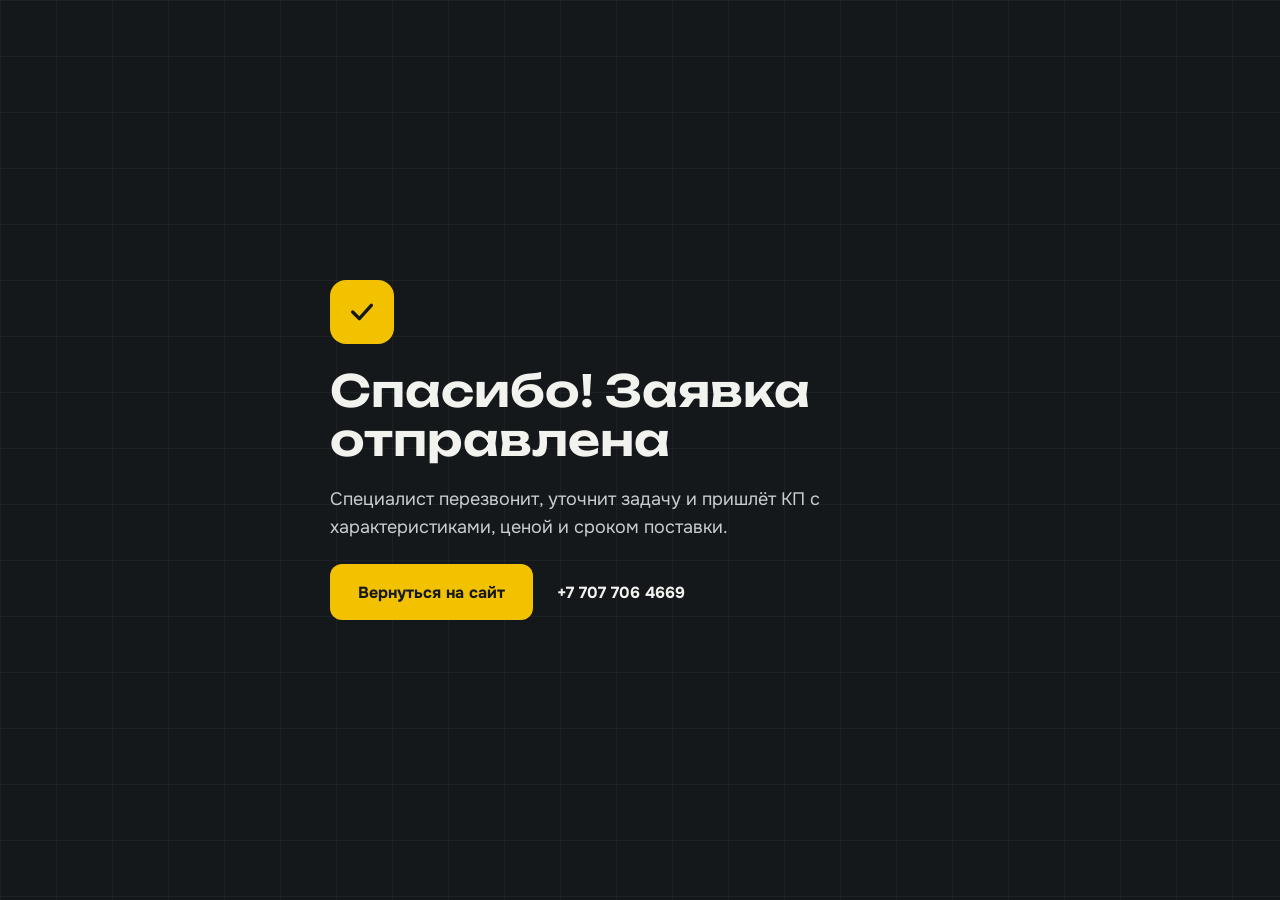
<file: spasibo/index.html>
<!doctype html>
<html lang="ru">
<head>
<meta charset="utf-8">
<meta name="viewport" content="width=device-width, initial-scale=1">
<title>Заявка отправлена</title>
<meta name="description" content="Спасибо! Мы перезвоним и пришлём КП.">
<meta name="theme-color" content="#15181B">
<meta property="og:type" content="website">
<meta property="og:title" content="Заявка отправлена">
<meta property="og:description" content="Спасибо! Мы перезвоним и пришлём КП.">
<meta property="og:image" content="https://norld-pro.kz/og-tehnika.jpg">
<link rel="icon" href="/favicon.svg" type="image/svg+xml">
<link rel="preload" href="/fonts/onest-cyrillic-400-normal.woff2" as="font" type="font/woff2" crossorigin>
<link rel="preload" href="/fonts/unbounded-cyrillic-600-normal.woff2" as="font" type="font/woff2" crossorigin>
<style>@font-face {
  font-family: 'Onest';
  font-style: normal;
  font-display: swap;
  font-weight: 400;
  src:url(/fonts/onest-cyrillic-ext-400-normal.woff2) format('woff2');
  unicode-range: U+0460-052F,U+1C80-1C8A,U+20B4,U+2DE0-2DFF,U+A640-A69F,U+FE2E-FE2F;
}
@font-face {
  font-family: 'Onest';
  font-style: normal;
  font-display: swap;
  font-weight: 400;
  src:url(/fonts/onest-cyrillic-400-normal.woff2) format('woff2');
  unicode-range: U+0301,U+0400-045F,U+0490-0491,U+04B0-04B1,U+2116;
}
@font-face {
  font-family: 'Onest';
  font-style: normal;
  font-display: swap;
  font-weight: 400;
  src:url(/fonts/onest-latin-ext-400-normal.woff2) format('woff2');
  unicode-range: U+0100-02BA,U+02BD-02C5,U+02C7-02CC,U+02CE-02D7,U+02DD-02FF,U+0304,U+0308,U+0329,U+1D00-1DBF,U+1E00-1E9F,U+1EF2-1EFF,U+2020,U+20A0-20AB,U+20AD-20C0,U+2113,U+2C60-2C7F,U+A720-A7FF;
}
@font-face {
  font-family: 'Onest';
  font-style: normal;
  font-display: swap;
  font-weight: 400;
  src:url(/fonts/onest-latin-400-normal.woff2) format('woff2');
  unicode-range: U+0000-00FF,U+0131,U+0152-0153,U+02BB-02BC,U+02C6,U+02DA,U+02DC,U+0304,U+0308,U+0329,U+2000-206F,U+20AC,U+2122,U+2191,U+2193,U+2212,U+2215,U+FEFF,U+FFFD;
}
@font-face {
  font-family: 'Onest';
  font-style: normal;
  font-display: swap;
  font-weight: 500;
  src:url(/fonts/onest-cyrillic-ext-500-normal.woff2) format('woff2');
  unicode-range: U+0460-052F,U+1C80-1C8A,U+20B4,U+2DE0-2DFF,U+A640-A69F,U+FE2E-FE2F;
}
@font-face {
  font-family: 'Onest';
  font-style: normal;
  font-display: swap;
  font-weight: 500;
  src:url(/fonts/onest-cyrillic-500-normal.woff2) format('woff2');
  unicode-range: U+0301,U+0400-045F,U+0490-0491,U+04B0-04B1,U+2116;
}
@font-face {
  font-family: 'Onest';
  font-style: normal;
  font-display: swap;
  font-weight: 500;
  src:url(/fonts/onest-latin-ext-500-normal.woff2) format('woff2');
  unicode-range: U+0100-02BA,U+02BD-02C5,U+02C7-02CC,U+02CE-02D7,U+02DD-02FF,U+0304,U+0308,U+0329,U+1D00-1DBF,U+1E00-1E9F,U+1EF2-1EFF,U+2020,U+20A0-20AB,U+20AD-20C0,U+2113,U+2C60-2C7F,U+A720-A7FF;
}
@font-face {
  font-family: 'Onest';
  font-style: normal;
  font-display: swap;
  font-weight: 500;
  src:url(/fonts/onest-latin-500-normal.woff2) format('woff2');
  unicode-range: U+0000-00FF,U+0131,U+0152-0153,U+02BB-02BC,U+02C6,U+02DA,U+02DC,U+0304,U+0308,U+0329,U+2000-206F,U+20AC,U+2122,U+2191,U+2193,U+2212,U+2215,U+FEFF,U+FFFD;
}
@font-face {
  font-family: 'Onest';
  font-style: normal;
  font-display: swap;
  font-weight: 600;
  src:url(/fonts/onest-cyrillic-ext-600-normal.woff2) format('woff2');
  unicode-range: U+0460-052F,U+1C80-1C8A,U+20B4,U+2DE0-2DFF,U+A640-A69F,U+FE2E-FE2F;
}
@font-face {
  font-family: 'Onest';
  font-style: normal;
  font-display: swap;
  font-weight: 600;
  src:url(/fonts/onest-cyrillic-600-normal.woff2) format('woff2');
  unicode-range: U+0301,U+0400-045F,U+0490-0491,U+04B0-04B1,U+2116;
}
@font-face {
  font-family: 'Onest';
  font-style: normal;
  font-display: swap;
  font-weight: 600;
  src:url(/fonts/onest-latin-ext-600-normal.woff2) format('woff2');
  unicode-range: U+0100-02BA,U+02BD-02C5,U+02C7-02CC,U+02CE-02D7,U+02DD-02FF,U+0304,U+0308,U+0329,U+1D00-1DBF,U+1E00-1E9F,U+1EF2-1EFF,U+2020,U+20A0-20AB,U+20AD-20C0,U+2113,U+2C60-2C7F,U+A720-A7FF;
}
@font-face {
  font-family: 'Onest';
  font-style: normal;
  font-display: swap;
  font-weight: 600;
  src:url(/fonts/onest-latin-600-normal.woff2) format('woff2');
  unicode-range: U+0000-00FF,U+0131,U+0152-0153,U+02BB-02BC,U+02C6,U+02DA,U+02DC,U+0304,U+0308,U+0329,U+2000-206F,U+20AC,U+2122,U+2191,U+2193,U+2212,U+2215,U+FEFF,U+FFFD;
}
@font-face {
  font-family: 'Onest';
  font-style: normal;
  font-display: swap;
  font-weight: 700;
  src:url(/fonts/onest-cyrillic-ext-700-normal.woff2) format('woff2');
  unicode-range: U+0460-052F,U+1C80-1C8A,U+20B4,U+2DE0-2DFF,U+A640-A69F,U+FE2E-FE2F;
}
@font-face {
  font-family: 'Onest';
  font-style: normal;
  font-display: swap;
  font-weight: 700;
  src:url(/fonts/onest-cyrillic-700-normal.woff2) format('woff2');
  unicode-range: U+0301,U+0400-045F,U+0490-0491,U+04B0-04B1,U+2116;
}
@font-face {
  font-family: 'Onest';
  font-style: normal;
  font-display: swap;
  font-weight: 700;
  src:url(/fonts/onest-latin-ext-700-normal.woff2) format('woff2');
  unicode-range: U+0100-02BA,U+02BD-02C5,U+02C7-02CC,U+02CE-02D7,U+02DD-02FF,U+0304,U+0308,U+0329,U+1D00-1DBF,U+1E00-1E9F,U+1EF2-1EFF,U+2020,U+20A0-20AB,U+20AD-20C0,U+2113,U+2C60-2C7F,U+A720-A7FF;
}
@font-face {
  font-family: 'Onest';
  font-style: normal;
  font-display: swap;
  font-weight: 700;
  src:url(/fonts/onest-latin-700-normal.woff2) format('woff2');
  unicode-range: U+0000-00FF,U+0131,U+0152-0153,U+02BB-02BC,U+02C6,U+02DA,U+02DC,U+0304,U+0308,U+0329,U+2000-206F,U+20AC,U+2122,U+2191,U+2193,U+2212,U+2215,U+FEFF,U+FFFD;
}
@font-face {
  font-family: 'Unbounded';
  font-style: normal;
  font-display: swap;
  font-weight: 500;
  src:url(/fonts/unbounded-cyrillic-ext-500-normal.woff2) format('woff2');
  unicode-range: U+0460-052F,U+1C80-1C8A,U+20B4,U+2DE0-2DFF,U+A640-A69F,U+FE2E-FE2F;
}
@font-face {
  font-family: 'Unbounded';
  font-style: normal;
  font-display: swap;
  font-weight: 500;
  src:url(/fonts/unbounded-cyrillic-500-normal.woff2) format('woff2');
  unicode-range: U+0301,U+0400-045F,U+0490-0491,U+04B0-04B1,U+2116;
}
@font-face {
  font-family: 'Unbounded';
  font-style: normal;
  font-display: swap;
  font-weight: 500;
  src:url(/fonts/unbounded-latin-ext-500-normal.woff2) format('woff2');
  unicode-range: U+0100-02BA,U+02BD-02C5,U+02C7-02CC,U+02CE-02D7,U+02DD-02FF,U+0304,U+0308,U+0329,U+1D00-1DBF,U+1E00-1E9F,U+1EF2-1EFF,U+2020,U+20A0-20AB,U+20AD-20C0,U+2113,U+2C60-2C7F,U+A720-A7FF;
}
@font-face {
  font-family: 'Unbounded';
  font-style: normal;
  font-display: swap;
  font-weight: 500;
  src:url(/fonts/unbounded-latin-500-normal.woff2) format('woff2');
  unicode-range: U+0000-00FF,U+0131,U+0152-0153,U+02BB-02BC,U+02C6,U+02DA,U+02DC,U+0304,U+0308,U+0329,U+2000-206F,U+20AC,U+2122,U+2191,U+2193,U+2212,U+2215,U+FEFF,U+FFFD;
}
@font-face {
  font-family: 'Unbounded';
  font-style: normal;
  font-display: swap;
  font-weight: 600;
  src:url(/fonts/unbounded-cyrillic-ext-600-normal.woff2) format('woff2');
  unicode-range: U+0460-052F,U+1C80-1C8A,U+20B4,U+2DE0-2DFF,U+A640-A69F,U+FE2E-FE2F;
}
@font-face {
  font-family: 'Unbounded';
  font-style: normal;
  font-display: swap;
  font-weight: 600;
  src:url(/fonts/unbounded-cyrillic-600-normal.woff2) format('woff2');
  unicode-range: U+0301,U+0400-045F,U+0490-0491,U+04B0-04B1,U+2116;
}
@font-face {
  font-family: 'Unbounded';
  font-style: normal;
  font-display: swap;
  font-weight: 600;
  src:url(/fonts/unbounded-latin-ext-600-normal.woff2) format('woff2');
  unicode-range: U+0100-02BA,U+02BD-02C5,U+02C7-02CC,U+02CE-02D7,U+02DD-02FF,U+0304,U+0308,U+0329,U+1D00-1DBF,U+1E00-1E9F,U+1EF2-1EFF,U+2020,U+20A0-20AB,U+20AD-20C0,U+2113,U+2C60-2C7F,U+A720-A7FF;
}
@font-face {
  font-family: 'Unbounded';
  font-style: normal;
  font-display: swap;
  font-weight: 600;
  src:url(/fonts/unbounded-latin-600-normal.woff2) format('woff2');
  unicode-range: U+0000-00FF,U+0131,U+0152-0153,U+02BB-02BC,U+02C6,U+02DA,U+02DC,U+0304,U+0308,U+0329,U+2000-206F,U+20AC,U+2122,U+2191,U+2193,U+2212,U+2215,U+FEFF,U+FFFD;
}
@font-face {
  font-family: 'Unbounded';
  font-style: normal;
  font-display: swap;
  font-weight: 700;
  src:url(/fonts/unbounded-cyrillic-ext-700-normal.woff2) format('woff2');
  unicode-range: U+0460-052F,U+1C80-1C8A,U+20B4,U+2DE0-2DFF,U+A640-A69F,U+FE2E-FE2F;
}
@font-face {
  font-family: 'Unbounded';
  font-style: normal;
  font-display: swap;
  font-weight: 700;
  src:url(/fonts/unbounded-cyrillic-700-normal.woff2) format('woff2');
  unicode-range: U+0301,U+0400-045F,U+0490-0491,U+04B0-04B1,U+2116;
}
@font-face {
  font-family: 'Unbounded';
  font-style: normal;
  font-display: swap;
  font-weight: 700;
  src:url(/fonts/unbounded-latin-ext-700-normal.woff2) format('woff2');
  unicode-range: U+0100-02BA,U+02BD-02C5,U+02C7-02CC,U+02CE-02D7,U+02DD-02FF,U+0304,U+0308,U+0329,U+1D00-1DBF,U+1E00-1E9F,U+1EF2-1EFF,U+2020,U+20A0-20AB,U+20AD-20C0,U+2113,U+2C60-2C7F,U+A720-A7FF;
}
@font-face {
  font-family: 'Unbounded';
  font-style: normal;
  font-display: swap;
  font-weight: 700;
  src:url(/fonts/unbounded-latin-700-normal.woff2) format('woff2');
  unicode-range: U+0000-00FF,U+0131,U+0152-0153,U+02BB-02BC,U+02C6,U+02DA,U+02DC,U+0304,U+0308,U+0329,U+2000-206F,U+20AC,U+2122,U+2191,U+2193,U+2212,U+2215,U+FEFF,U+FFFD;
}
</style>
<meta name="robots" content="noindex">
<style>body{margin:0;background:#15181B;color:#F2F2EE;font-family:'Onest',system-ui,sans-serif}a{color:inherit}.b:hover{background:#FFD426 !important}</style>
<!-- Meta Pixel Code -->
<script>
!function(f,b,e,v,n,t,s)
{if(f.fbq)return;n=f.fbq=function(){n.callMethod?
n.callMethod.apply(n,arguments):n.queue.push(arguments)};
if(!f._fbq)f._fbq=n;n.push=n;n.loaded=!0;n.version='2.0';
n.queue=[];t=b.createElement(e);t.async=!0;
t.src=v;s=b.getElementsByTagName(e)[0];
s.parentNode.insertBefore(t,s)}(window, document,'script',
'https://connect.facebook.net/en_US/fbevents.js');
fbq('init', '1668375668416836');
fbq('track', 'PageView');
</script>
<!-- End Meta Pixel Code -->
</head>
<body>
<noscript><img height="1" width="1" style="display:none" src="https://www.facebook.com/tr?id=1668375668416836&ev=PageView&noscript=1" alt=""></noscript>

<main style="min-height: 100vh; min-height: 100dvh; box-sizing: border-box; display: flex; align-items: center; justify-content: center; padding: 32px 16px; background-image: linear-gradient(rgba(255,255,255,.04) 1px,transparent 1px),linear-gradient(90deg,rgba(255,255,255,.04) 1px,transparent 1px); background-size: 56px 56px">
<div style="max-width: 620px; display: flex; flex-direction: column; gap: 22px">
<span style="width: 64px; height: 64px; border-radius: 16px; background: #F2C200; display: flex; align-items: center; justify-content: center"><svg aria-hidden="true" width="32" height="32" viewBox="0 0 24 24" fill="none" stroke="#15181B" stroke-width="2.5" stroke-linecap="round" stroke-linejoin="round"><path d="M5 12l5 5 9-10"></path></svg></span>
<h1 style="margin: 0; font-family: 'Unbounded', sans-serif; font-weight: 600; font-size: clamp(28px, 5vw, 44px); line-height: 1.12">Спасибо! Заявка отправлена</h1>
<p style="margin: 0; font-size: 18px; line-height: 1.55; color: #C9CED2">Специалист перезвонит, уточнит задачу и пришлёт КП с характеристиками, ценой и сроком поставки.</p>
<div style="display: flex; flex-wrap: wrap; gap: 12px 24px; align-items: center">
<a class="b" href="/" style="display: inline-flex; align-items: center; min-height: 56px; padding: 0 28px; border-radius: 12px; background: #F2C200; color: #15181B; text-decoration: none; font-weight: 700">Вернуться на сайт</a>
<a href="tel:+77077064669" style="font-weight: 700; text-decoration: none">+7 707 706 4669</a>
</div>
</div>
</main>
</body>
</html>
</file>
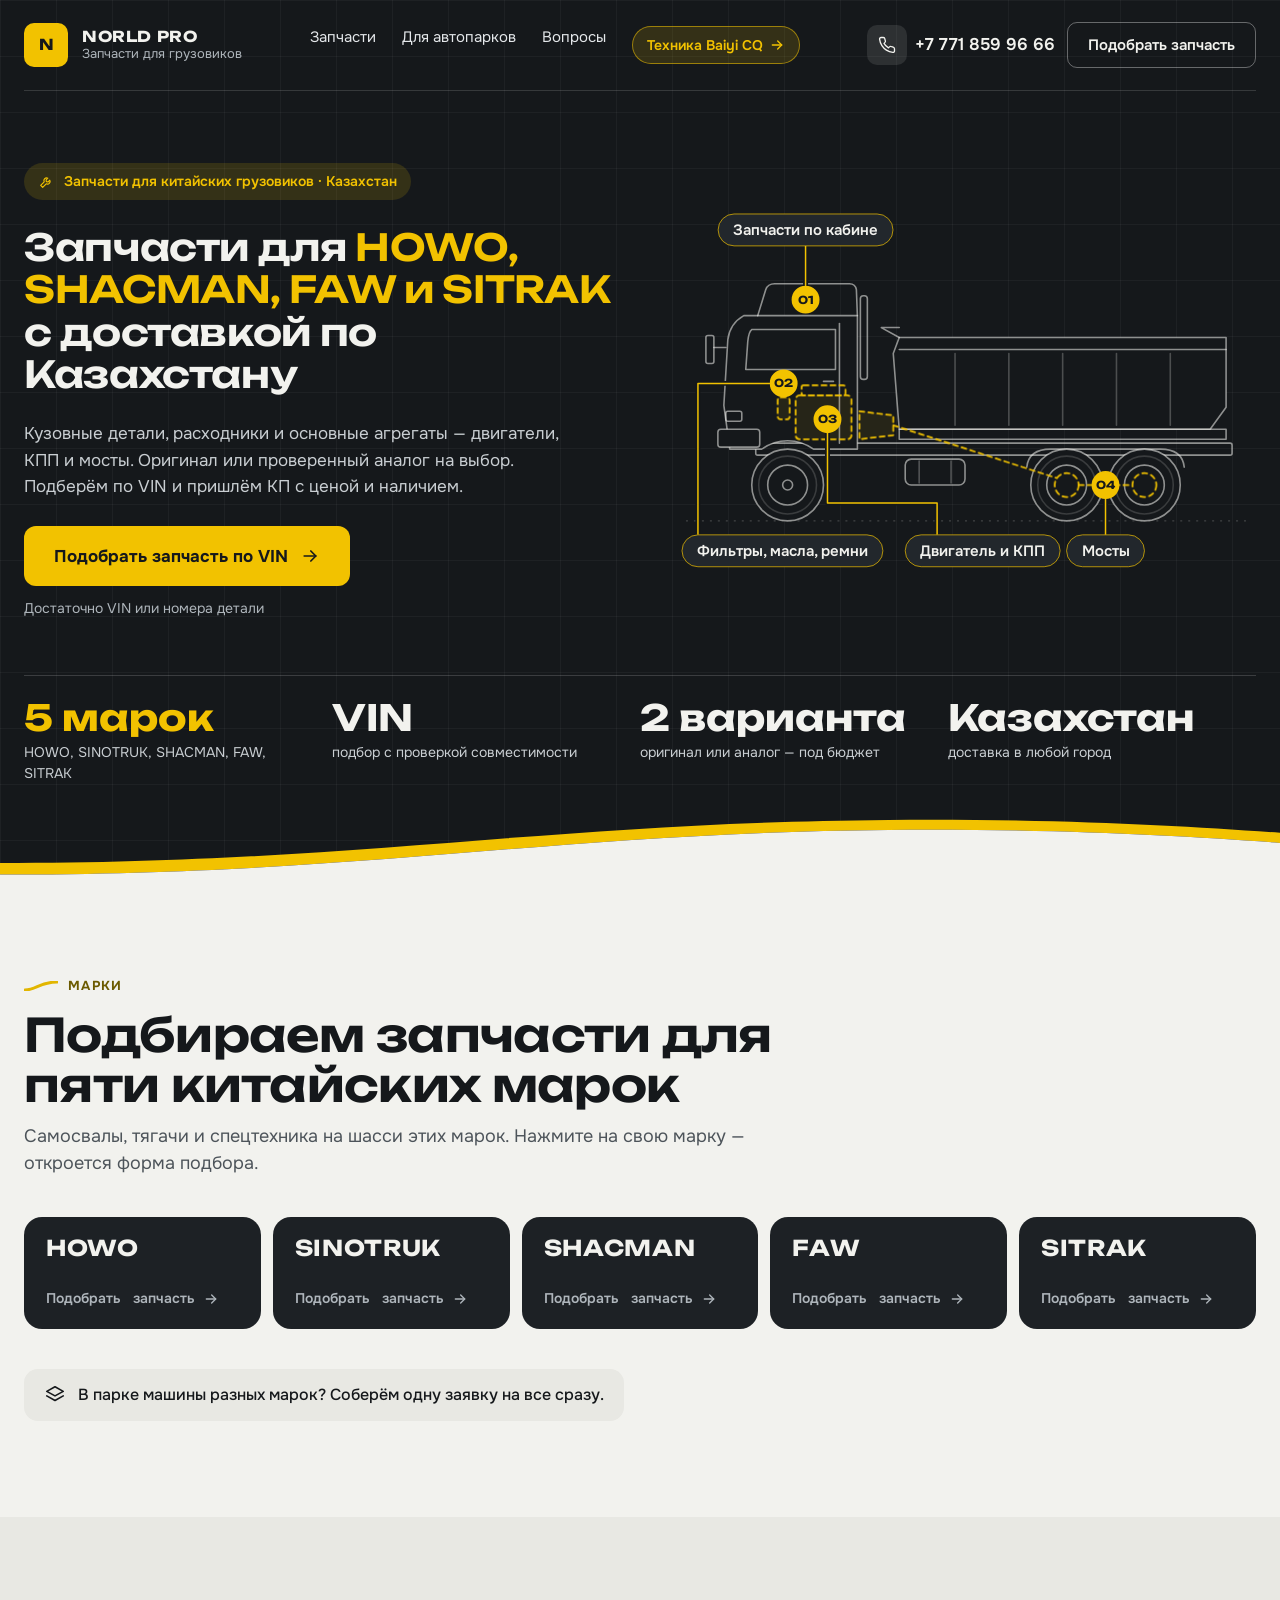
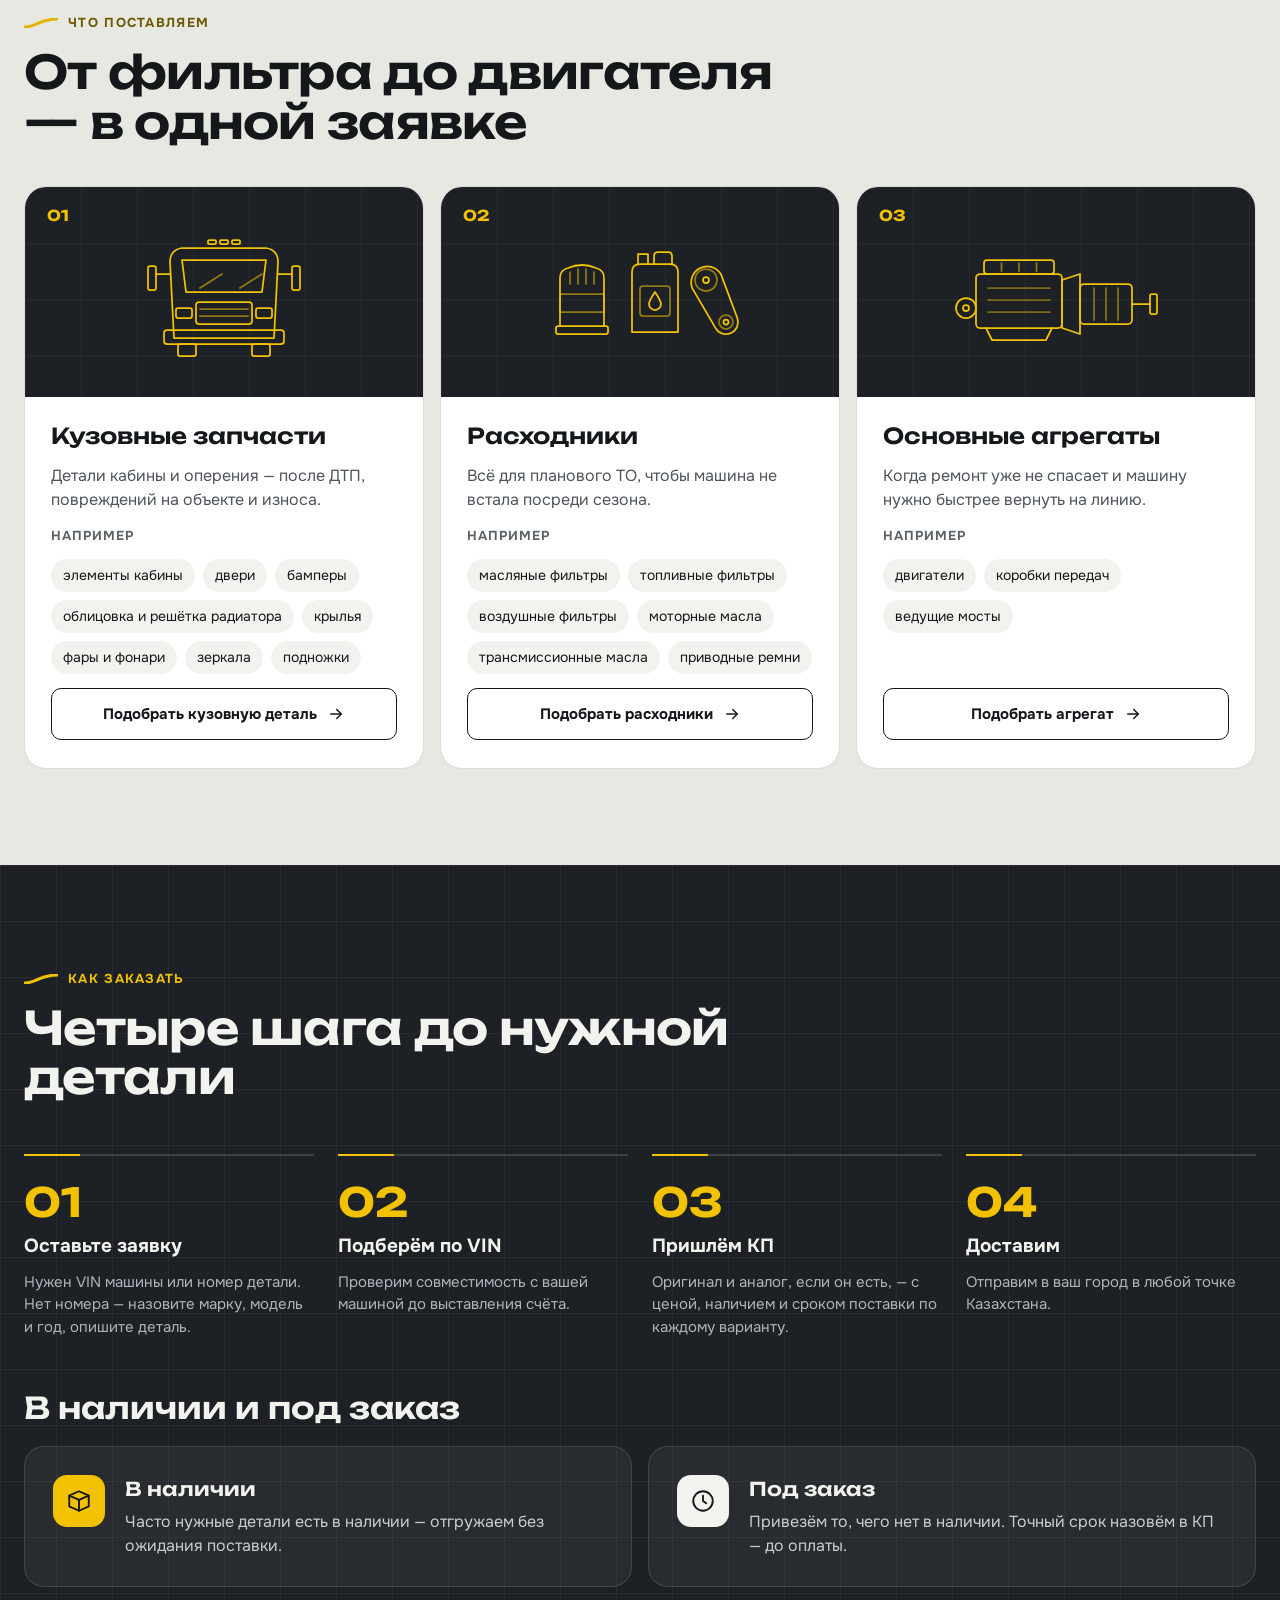
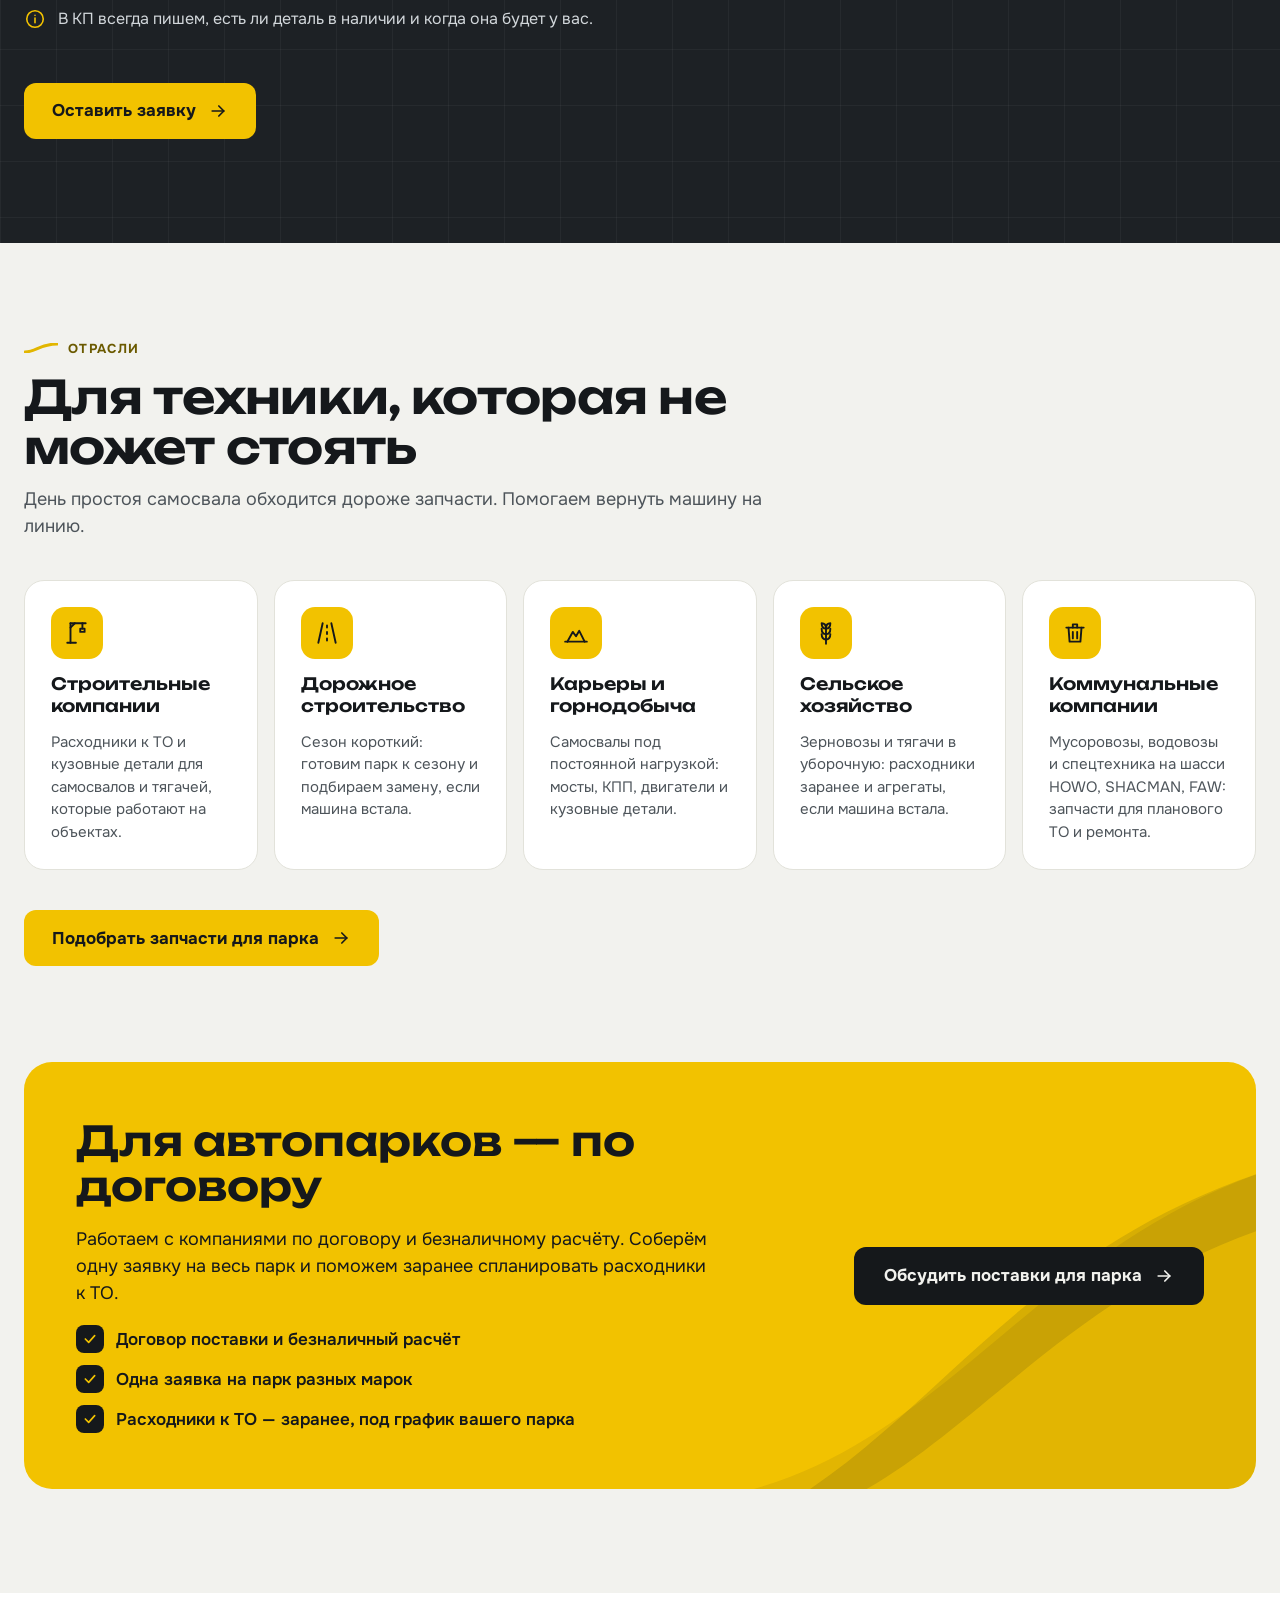
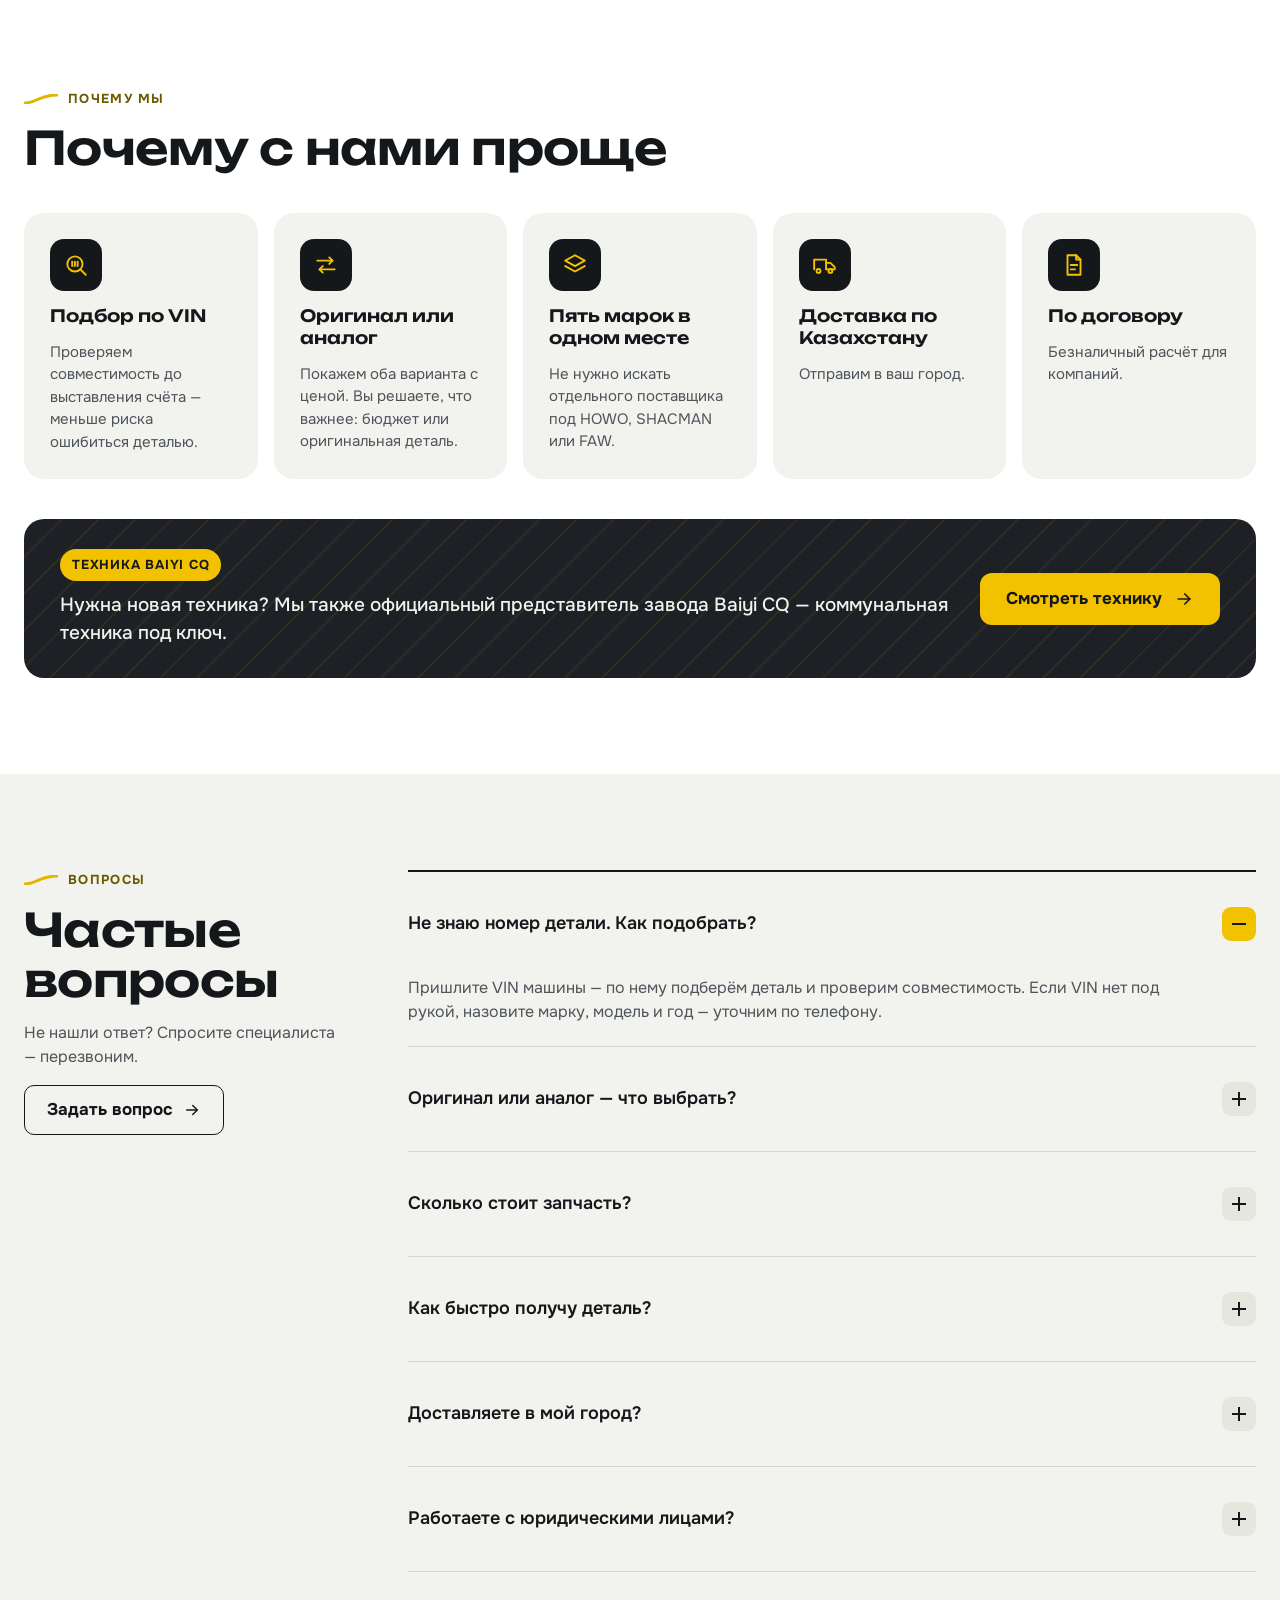
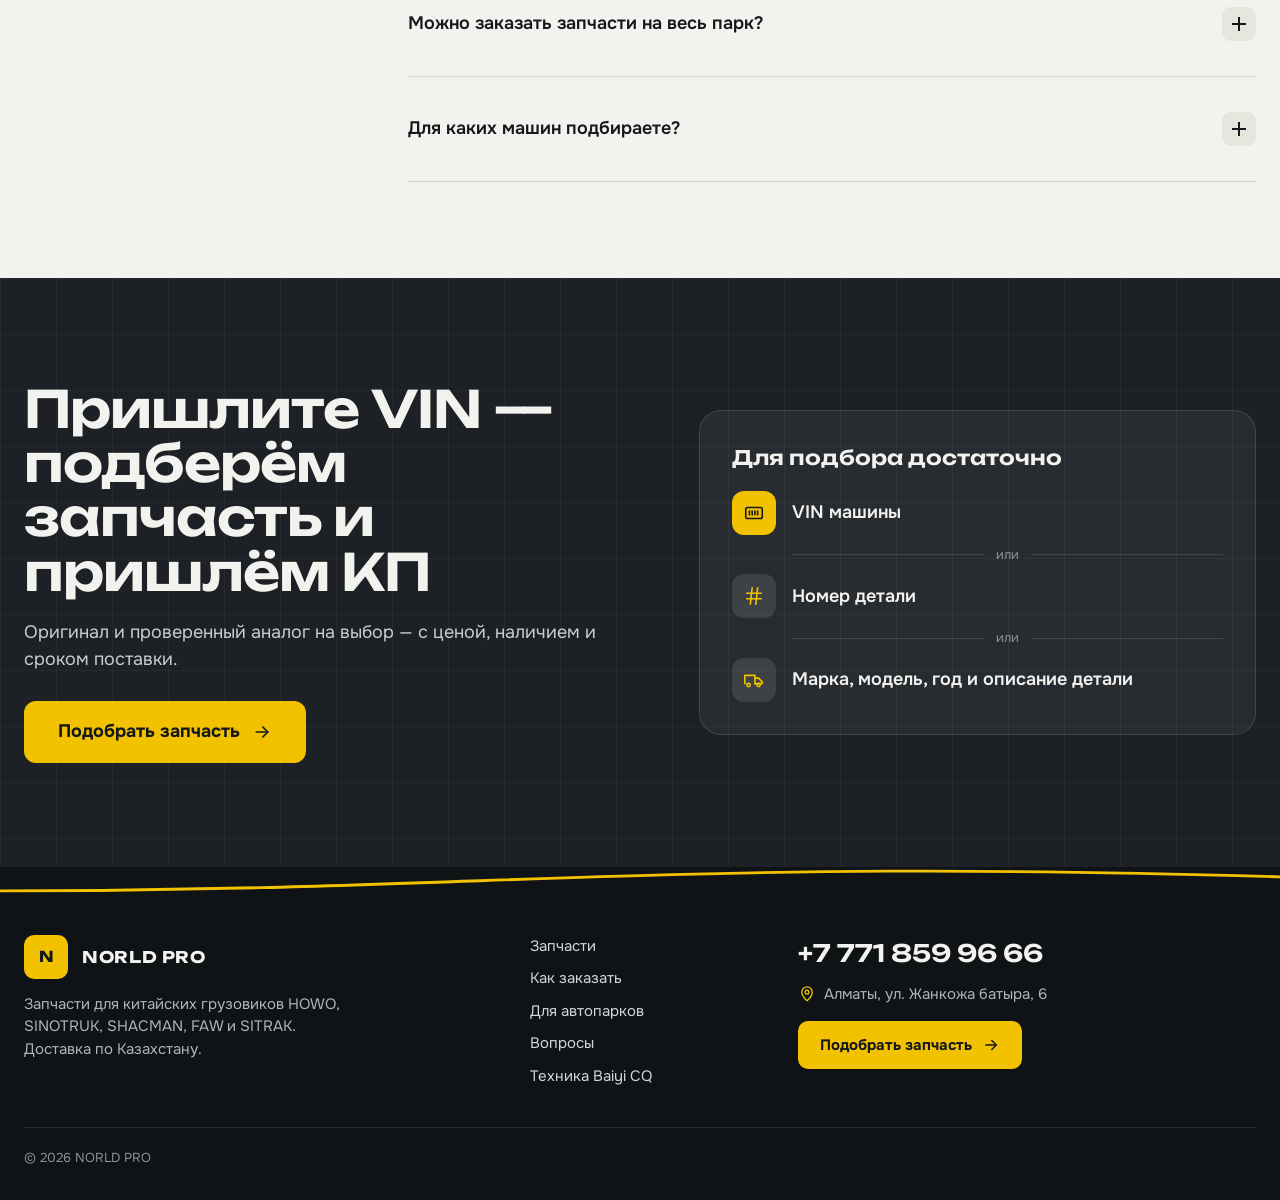
<file: zapchasti/index.html>
<!doctype html>
<html lang="ru">
<head>
<meta charset="utf-8">
<meta name="viewport" content="width=device-width, initial-scale=1">
<title>Запчасти для HOWO, SHACMAN, FAW, SITRAK с доставкой по Казахстану</title>
<meta name="description" content="Кузовные детали, расходники, двигатели, КПП и мосты для HOWO, SINOTRUK, SHACMAN, FAW и SITRAK. Оригинал или проверенный аналог. Подбор по VIN, доставка по Казахстану.">
<meta name="theme-color" content="#15181B">
<meta property="og:type" content="website">
<meta property="og:title" content="Запчасти для HOWO, SHACMAN, FAW, SITRAK с доставкой по Казахстану">
<meta property="og:description" content="Кузовные детали, расходники, двигатели, КПП и мосты для HOWO, SINOTRUK, SHACMAN, FAW и SITRAK. Оригинал или проверенный аналог. Подбор по VIN, доставка по Казахстану.">
<meta property="og:image" content="https://norld-pro.kz/og-zapchasti.jpg">
<meta property="og:image:width" content="1200">
<meta property="og:image:height" content="630">
<meta property="og:url" content="https://norld-pro.kz/zapchasti/">
<meta property="og:locale" content="ru_RU">
<meta name="twitter:card" content="summary_large_image">
<link rel="icon" href="/favicon.svg" type="image/svg+xml">
<link rel="preload" href="/fonts/onest-cyrillic-400-normal.woff2" as="font" type="font/woff2" crossorigin>
<link rel="preload" href="/fonts/unbounded-cyrillic-600-normal.woff2" as="font" type="font/woff2" crossorigin>
<style>@font-face {
  font-family: 'Onest';
  font-style: normal;
  font-display: swap;
  font-weight: 400;
  src:url(/fonts/onest-cyrillic-ext-400-normal.woff2) format('woff2');
  unicode-range: U+0460-052F,U+1C80-1C8A,U+20B4,U+2DE0-2DFF,U+A640-A69F,U+FE2E-FE2F;
}
@font-face {
  font-family: 'Onest';
  font-style: normal;
  font-display: swap;
  font-weight: 400;
  src:url(/fonts/onest-cyrillic-400-normal.woff2) format('woff2');
  unicode-range: U+0301,U+0400-045F,U+0490-0491,U+04B0-04B1,U+2116;
}
@font-face {
  font-family: 'Onest';
  font-style: normal;
  font-display: swap;
  font-weight: 400;
  src:url(/fonts/onest-latin-ext-400-normal.woff2) format('woff2');
  unicode-range: U+0100-02BA,U+02BD-02C5,U+02C7-02CC,U+02CE-02D7,U+02DD-02FF,U+0304,U+0308,U+0329,U+1D00-1DBF,U+1E00-1E9F,U+1EF2-1EFF,U+2020,U+20A0-20AB,U+20AD-20C0,U+2113,U+2C60-2C7F,U+A720-A7FF;
}
@font-face {
  font-family: 'Onest';
  font-style: normal;
  font-display: swap;
  font-weight: 400;
  src:url(/fonts/onest-latin-400-normal.woff2) format('woff2');
  unicode-range: U+0000-00FF,U+0131,U+0152-0153,U+02BB-02BC,U+02C6,U+02DA,U+02DC,U+0304,U+0308,U+0329,U+2000-206F,U+20AC,U+2122,U+2191,U+2193,U+2212,U+2215,U+FEFF,U+FFFD;
}
@font-face {
  font-family: 'Onest';
  font-style: normal;
  font-display: swap;
  font-weight: 500;
  src:url(/fonts/onest-cyrillic-ext-500-normal.woff2) format('woff2');
  unicode-range: U+0460-052F,U+1C80-1C8A,U+20B4,U+2DE0-2DFF,U+A640-A69F,U+FE2E-FE2F;
}
@font-face {
  font-family: 'Onest';
  font-style: normal;
  font-display: swap;
  font-weight: 500;
  src:url(/fonts/onest-cyrillic-500-normal.woff2) format('woff2');
  unicode-range: U+0301,U+0400-045F,U+0490-0491,U+04B0-04B1,U+2116;
}
@font-face {
  font-family: 'Onest';
  font-style: normal;
  font-display: swap;
  font-weight: 500;
  src:url(/fonts/onest-latin-ext-500-normal.woff2) format('woff2');
  unicode-range: U+0100-02BA,U+02BD-02C5,U+02C7-02CC,U+02CE-02D7,U+02DD-02FF,U+0304,U+0308,U+0329,U+1D00-1DBF,U+1E00-1E9F,U+1EF2-1EFF,U+2020,U+20A0-20AB,U+20AD-20C0,U+2113,U+2C60-2C7F,U+A720-A7FF;
}
@font-face {
  font-family: 'Onest';
  font-style: normal;
  font-display: swap;
  font-weight: 500;
  src:url(/fonts/onest-latin-500-normal.woff2) format('woff2');
  unicode-range: U+0000-00FF,U+0131,U+0152-0153,U+02BB-02BC,U+02C6,U+02DA,U+02DC,U+0304,U+0308,U+0329,U+2000-206F,U+20AC,U+2122,U+2191,U+2193,U+2212,U+2215,U+FEFF,U+FFFD;
}
@font-face {
  font-family: 'Onest';
  font-style: normal;
  font-display: swap;
  font-weight: 600;
  src:url(/fonts/onest-cyrillic-ext-600-normal.woff2) format('woff2');
  unicode-range: U+0460-052F,U+1C80-1C8A,U+20B4,U+2DE0-2DFF,U+A640-A69F,U+FE2E-FE2F;
}
@font-face {
  font-family: 'Onest';
  font-style: normal;
  font-display: swap;
  font-weight: 600;
  src:url(/fonts/onest-cyrillic-600-normal.woff2) format('woff2');
  unicode-range: U+0301,U+0400-045F,U+0490-0491,U+04B0-04B1,U+2116;
}
@font-face {
  font-family: 'Onest';
  font-style: normal;
  font-display: swap;
  font-weight: 600;
  src:url(/fonts/onest-latin-ext-600-normal.woff2) format('woff2');
  unicode-range: U+0100-02BA,U+02BD-02C5,U+02C7-02CC,U+02CE-02D7,U+02DD-02FF,U+0304,U+0308,U+0329,U+1D00-1DBF,U+1E00-1E9F,U+1EF2-1EFF,U+2020,U+20A0-20AB,U+20AD-20C0,U+2113,U+2C60-2C7F,U+A720-A7FF;
}
@font-face {
  font-family: 'Onest';
  font-style: normal;
  font-display: swap;
  font-weight: 600;
  src:url(/fonts/onest-latin-600-normal.woff2) format('woff2');
  unicode-range: U+0000-00FF,U+0131,U+0152-0153,U+02BB-02BC,U+02C6,U+02DA,U+02DC,U+0304,U+0308,U+0329,U+2000-206F,U+20AC,U+2122,U+2191,U+2193,U+2212,U+2215,U+FEFF,U+FFFD;
}
@font-face {
  font-family: 'Onest';
  font-style: normal;
  font-display: swap;
  font-weight: 700;
  src:url(/fonts/onest-cyrillic-ext-700-normal.woff2) format('woff2');
  unicode-range: U+0460-052F,U+1C80-1C8A,U+20B4,U+2DE0-2DFF,U+A640-A69F,U+FE2E-FE2F;
}
@font-face {
  font-family: 'Onest';
  font-style: normal;
  font-display: swap;
  font-weight: 700;
  src:url(/fonts/onest-cyrillic-700-normal.woff2) format('woff2');
  unicode-range: U+0301,U+0400-045F,U+0490-0491,U+04B0-04B1,U+2116;
}
@font-face {
  font-family: 'Onest';
  font-style: normal;
  font-display: swap;
  font-weight: 700;
  src:url(/fonts/onest-latin-ext-700-normal.woff2) format('woff2');
  unicode-range: U+0100-02BA,U+02BD-02C5,U+02C7-02CC,U+02CE-02D7,U+02DD-02FF,U+0304,U+0308,U+0329,U+1D00-1DBF,U+1E00-1E9F,U+1EF2-1EFF,U+2020,U+20A0-20AB,U+20AD-20C0,U+2113,U+2C60-2C7F,U+A720-A7FF;
}
@font-face {
  font-family: 'Onest';
  font-style: normal;
  font-display: swap;
  font-weight: 700;
  src:url(/fonts/onest-latin-700-normal.woff2) format('woff2');
  unicode-range: U+0000-00FF,U+0131,U+0152-0153,U+02BB-02BC,U+02C6,U+02DA,U+02DC,U+0304,U+0308,U+0329,U+2000-206F,U+20AC,U+2122,U+2191,U+2193,U+2212,U+2215,U+FEFF,U+FFFD;
}
@font-face {
  font-family: 'Unbounded';
  font-style: normal;
  font-display: swap;
  font-weight: 500;
  src:url(/fonts/unbounded-cyrillic-ext-500-normal.woff2) format('woff2');
  unicode-range: U+0460-052F,U+1C80-1C8A,U+20B4,U+2DE0-2DFF,U+A640-A69F,U+FE2E-FE2F;
}
@font-face {
  font-family: 'Unbounded';
  font-style: normal;
  font-display: swap;
  font-weight: 500;
  src:url(/fonts/unbounded-cyrillic-500-normal.woff2) format('woff2');
  unicode-range: U+0301,U+0400-045F,U+0490-0491,U+04B0-04B1,U+2116;
}
@font-face {
  font-family: 'Unbounded';
  font-style: normal;
  font-display: swap;
  font-weight: 500;
  src:url(/fonts/unbounded-latin-ext-500-normal.woff2) format('woff2');
  unicode-range: U+0100-02BA,U+02BD-02C5,U+02C7-02CC,U+02CE-02D7,U+02DD-02FF,U+0304,U+0308,U+0329,U+1D00-1DBF,U+1E00-1E9F,U+1EF2-1EFF,U+2020,U+20A0-20AB,U+20AD-20C0,U+2113,U+2C60-2C7F,U+A720-A7FF;
}
@font-face {
  font-family: 'Unbounded';
  font-style: normal;
  font-display: swap;
  font-weight: 500;
  src:url(/fonts/unbounded-latin-500-normal.woff2) format('woff2');
  unicode-range: U+0000-00FF,U+0131,U+0152-0153,U+02BB-02BC,U+02C6,U+02DA,U+02DC,U+0304,U+0308,U+0329,U+2000-206F,U+20AC,U+2122,U+2191,U+2193,U+2212,U+2215,U+FEFF,U+FFFD;
}
@font-face {
  font-family: 'Unbounded';
  font-style: normal;
  font-display: swap;
  font-weight: 600;
  src:url(/fonts/unbounded-cyrillic-ext-600-normal.woff2) format('woff2');
  unicode-range: U+0460-052F,U+1C80-1C8A,U+20B4,U+2DE0-2DFF,U+A640-A69F,U+FE2E-FE2F;
}
@font-face {
  font-family: 'Unbounded';
  font-style: normal;
  font-display: swap;
  font-weight: 600;
  src:url(/fonts/unbounded-cyrillic-600-normal.woff2) format('woff2');
  unicode-range: U+0301,U+0400-045F,U+0490-0491,U+04B0-04B1,U+2116;
}
@font-face {
  font-family: 'Unbounded';
  font-style: normal;
  font-display: swap;
  font-weight: 600;
  src:url(/fonts/unbounded-latin-ext-600-normal.woff2) format('woff2');
  unicode-range: U+0100-02BA,U+02BD-02C5,U+02C7-02CC,U+02CE-02D7,U+02DD-02FF,U+0304,U+0308,U+0329,U+1D00-1DBF,U+1E00-1E9F,U+1EF2-1EFF,U+2020,U+20A0-20AB,U+20AD-20C0,U+2113,U+2C60-2C7F,U+A720-A7FF;
}
@font-face {
  font-family: 'Unbounded';
  font-style: normal;
  font-display: swap;
  font-weight: 600;
  src:url(/fonts/unbounded-latin-600-normal.woff2) format('woff2');
  unicode-range: U+0000-00FF,U+0131,U+0152-0153,U+02BB-02BC,U+02C6,U+02DA,U+02DC,U+0304,U+0308,U+0329,U+2000-206F,U+20AC,U+2122,U+2191,U+2193,U+2212,U+2215,U+FEFF,U+FFFD;
}
@font-face {
  font-family: 'Unbounded';
  font-style: normal;
  font-display: swap;
  font-weight: 700;
  src:url(/fonts/unbounded-cyrillic-ext-700-normal.woff2) format('woff2');
  unicode-range: U+0460-052F,U+1C80-1C8A,U+20B4,U+2DE0-2DFF,U+A640-A69F,U+FE2E-FE2F;
}
@font-face {
  font-family: 'Unbounded';
  font-style: normal;
  font-display: swap;
  font-weight: 700;
  src:url(/fonts/unbounded-cyrillic-700-normal.woff2) format('woff2');
  unicode-range: U+0301,U+0400-045F,U+0490-0491,U+04B0-04B1,U+2116;
}
@font-face {
  font-family: 'Unbounded';
  font-style: normal;
  font-display: swap;
  font-weight: 700;
  src:url(/fonts/unbounded-latin-ext-700-normal.woff2) format('woff2');
  unicode-range: U+0100-02BA,U+02BD-02C5,U+02C7-02CC,U+02CE-02D7,U+02DD-02FF,U+0304,U+0308,U+0329,U+1D00-1DBF,U+1E00-1E9F,U+1EF2-1EFF,U+2020,U+20A0-20AB,U+20AD-20C0,U+2113,U+2C60-2C7F,U+A720-A7FF;
}
@font-face {
  font-family: 'Unbounded';
  font-style: normal;
  font-display: swap;
  font-weight: 700;
  src:url(/fonts/unbounded-latin-700-normal.woff2) format('woff2');
  unicode-range: U+0000-00FF,U+0131,U+0152-0153,U+02BB-02BC,U+02C6,U+02DA,U+02DC,U+0304,U+0308,U+0329,U+2000-206F,U+20AC,U+2122,U+2191,U+2193,U+2212,U+2215,U+FEFF,U+FFFD;
}
</style>
<style>
html{scroll-behavior:smooth}
body{margin:0;background:#F2F2EE}
section{scroll-margin-top:12px}
a{color:#15181B}a:hover{color:#4D545A}
.btn{transition:background-color .2s ease,color .2s ease,box-shadow .2s ease,border-color .2s ease}
.btn .arr{transition:transform .2s ease}
.btn:hover .arr{transform:translateX(4px)}
.btn-y:hover{background:#FFD426 !important;color:#15181B !important;box-shadow:0 10px 28px rgba(242,194,0,.32)}
.btn-dark:hover{background:#000000 !important;color:#F2F2EE !important}
.btn-line:hover{background:#15181B !important;color:#F2F2EE !important}
.btn-ghost:hover{background:rgba(255,255,255,.1) !important;color:#F2F2EE !important}
.card{transition:transform .25s ease,box-shadow .25s ease}
.card:hover{transform:translateY(-4px);box-shadow:0 20px 44px rgba(21,24,27,.12)}
.tile{transition:border-color .2s ease,transform .25s ease,box-shadow .25s ease,background-color .2s ease}
.tile:hover{border-color:#15181B !important;transform:translateY(-3px);box-shadow:0 16px 36px rgba(21,24,27,.08);color:#15181B}
.tile .arr{transition:transform .2s ease}
.tile:hover .arr{transform:translateX(4px)}
.tex-grid{background-image:linear-gradient(rgba(255,255,255,.04) 1px,transparent 1px),linear-gradient(90deg,rgba(255,255,255,.04) 1px,transparent 1px);background-size:56px 56px}
.tex-diag{background-image:repeating-linear-gradient(135deg,rgba(242,194,0,.07) 0 2px,transparent 2px 26px)}
.pulse{transform-box:fill-box;transform-origin:center;animation:pulse 2.4s ease-out infinite}
@keyframes pulse{0%{transform:scale(.7);opacity:.9}100%{transform:scale(1.7);opacity:0}}
@keyframes rise{from{opacity:0;transform:translateY(32px)}to{opacity:1;transform:none}}
@supports (animation-timeline: view()){.reveal{animation:rise linear both;animation-timeline:view();animation-range:entry 0px entry 240px}}
@media (prefers-reduced-motion: reduce){.reveal{animation:none !important}.pulse{animation:none !important;opacity:.35}.card,.tile,.btn,.btn .arr{transition:none !important}}
@media (max-width:760px){
.wrap{padding-left:16px !important;padding-right:16px !important}
.nav,.hide-m{display:none !important}
.sec{padding-top:64px !important;padding-bottom:64px !important}
.hero-in{padding-top:36px !important;padding-bottom:32px !important}
.stats4{grid-template-columns:repeat(2,minmax(0,1fr)) !important;margin-bottom:72px !important}
.stats4 > div{padding-right:12px !important}
.big-num{font-size:22px !important}
.brand-w{font-size:17px !important}
.pad-l{padding:32px 20px !important}
.steps4{grid-template-columns:minmax(0,1fr) !important}
.avail2{grid-template-columns:minmax(0,1fr) !important}
.legend4 li{font-size:14px !important}
}

[hidden]{display:none !important}
.tab{display:inline-flex;align-items:center;gap:8px;min-height:46px;padding:0 18px;border-radius:999px;font:inherit;font-size:15px;font-weight:600;cursor:pointer;white-space:nowrap;background:#FFFFFF;color:#15181B;border:1.5px solid #CFCFC6}
.tab[aria-selected="true"]{background:#15181B;color:#F2F2EE;border-color:#15181B}
.faq summary{list-style:none}
.faq summary::-webkit-details-marker{display:none}
.faq-sign{flex:0 0 auto;width:34px;height:34px;border-radius:9px;background:#E6E6DF;position:relative}
.faq-sign::before,.faq-sign::after{content:"";position:absolute;left:50%;top:50%;width:14px;height:2px;background:#15181B;transform:translate(-50%,-50%)}
.faq-sign::after{transform:translate(-50%,-50%) rotate(90deg)}
.faq details[open] .faq-sign{background:#F2C200}
.faq details[open] .faq-sign::after{display:none}
.lead{border:0;padding:0;background:transparent;max-width:none;width:min(560px,calc(100vw - 24px));max-height:calc(100dvh - 24px);overflow:visible}
.lead::backdrop{background:rgba(18,21,24,.86)}
.lead-box{position:relative;box-sizing:border-box;padding:36px 40px;border-radius:22px;background:#FFFFFF;display:flex;flex-direction:column;gap:18px;max-height:calc(100dvh - 24px);overflow:auto;font-family:'Onest',system-ui,sans-serif;color:#16191C}
.lead-close{position:absolute;top:14px;right:14px;width:44px;height:44px;border:0;border-radius:10px;background:#F3F3EF;display:flex;align-items:center;justify-content:center;cursor:pointer;color:#16191C}
.lead form{display:flex;flex-direction:column;gap:14px}
.lead label{display:flex;flex-direction:column;gap:6px;font-size:14px;font-weight:600}
.lead input,.lead select{min-height:52px;padding:0 14px;border-radius:10px;border:1.5px solid #CFCFC6;background:#FFFFFF;font:inherit;font-size:16px;font-weight:400;color:#16191C;box-sizing:border-box;width:100%}
.lead input:focus,.lead select:focus{outline:2px solid #F2C200;outline-offset:1px;border-color:#15181B}
.lead button[type=submit]{min-height:56px;border:0;border-radius:12px;background:#F2C200;color:#16191C;font:inherit;font-size:17px;font-weight:700;cursor:pointer}
.lead button[type=submit]:hover{background:#FFD426}
.lead-2{display:grid;grid-template-columns:repeat(2,minmax(0,1fr));gap:12px}
.hp{position:absolute;left:-9999px;width:1px;height:1px;overflow:hidden}
@media (max-width:760px){.lead-box{padding:28px 20px 24px}.lead-2{grid-template-columns:minmax(0,1fr)}}

.show-m{display:none !important}
.nav-x{display:inline-flex;align-items:center;gap:6px;min-height:36px;padding:0 14px;border-radius:999px;background:rgba(242,194,0,.14);border:1.5px solid rgba(242,194,0,.55);color:#F2C200 !important;text-decoration:none;font-weight:600;font-size:14px;white-space:nowrap;transition:background-color .2s ease}
.nav-x:hover{background:rgba(242,194,0,.26)}
.fab{position:fixed;right:16px;bottom:16px;width:58px;height:58px;border-radius:50%;background:#F2C200;color:#15181B;align-items:center;justify-content:center;box-shadow:0 10px 28px rgba(0,0,0,.35);z-index:50}
.swipe-hint{align-items:center;gap:8px;margin:-4px 0 0;font-size:14px;color:#4D545A}
.more-btn{min-height:50px;border-radius:10px;border:1.5px solid #15181B;background:transparent;font:inherit;font-size:15px;font-weight:700;color:#15181B;cursor:pointer}
@media (max-width:760px){
.show-m{display:flex !important}
.hero-sub{font-size:15px !important}
.hero-in{gap:20px !important}
[data-cat]:not(.open) .card:nth-of-type(n+3){display:none !important}
[data-cat].open .more-btn{display:none !important}
}

.draw > *{stroke-dasharray:1400;stroke-dashoffset:1400;animation:draw 2s ease-out forwards}
@keyframes draw{to{stroke-dashoffset:0}}
.late{opacity:0;animation:fadein .7s ease-out 1.4s forwards}
@keyframes fadein{to{opacity:1}}
.show-m-grid{display:none !important}
@media (max-width:760px){.svg-lbl{display:none}.show-m-grid{display:grid !important}}
@media (prefers-reduced-motion: reduce){.draw > *{animation:none;stroke-dasharray:none;stroke-dashoffset:0}.late{animation:none;opacity:1}}

.mtile{position:relative;margin:0;box-sizing:border-box;border-radius:18px;overflow:hidden;background:radial-gradient(ellipse 70% 62% at 50% 90%,#3B4147 0%,#2A2F34 55%,#22262A 100%);display:flex;align-items:flex-end;justify-content:center;padding:44px 18px 16px}
.mtile.bleed-r{justify-content:flex-end;padding-right:0}
.mtile img{display:block;max-width:100%;max-height:100%;width:auto;height:auto;object-fit:contain}
.mtile figcaption{position:absolute;left:12px;top:12px;padding:6px 10px;border-radius:8px;background:rgba(21,24,27,.78);color:#F2F2EE;font-size:13px;font-weight:600;line-height:1.3}
.more-btn{display:none;align-items:center;justify-content:center;gap:8px;padding:0 26px;align-self:flex-start}
.t-m{display:none}
[data-cat].open .more-btn{display:none !important}
@media (min-width:761px){
[data-cat]:not(.open) .card:nth-of-type(n+5){display:none !important}
.more-btn.more-d{display:inline-flex}
}
@media (max-width:760px){
.more-btn.more-m{display:flex}
.more-btn{align-self:stretch}
.t-d{display:none}.t-m{display:inline}
.mlist{gap:10px !important}
.mrow{display:grid !important;grid-template-columns:44px minmax(0,1fr);column-gap:14px;row-gap:4px;padding:16px !important;align-items:start}
.mrow > :first-child{grid-row:span 2;width:44px !important;height:44px !important;border-radius:12px !important}
.mrow > :first-child svg{width:22px;height:22px}
.mrow > :nth-child(2){font-size:16px !important;line-height:1.3 !important}
.mrow > :nth-child(3){font-size:14px !important;line-height:1.45 !important}
}

.brand-row{display:grid;grid-template-columns:repeat(5,minmax(0,1fr));gap:12px}
.brand-tile{box-sizing:border-box;display:flex;flex-direction:column;justify-content:space-between;gap:18px;min-height:112px;padding:20px 22px;border-radius:18px;background:#1D2125;color:#F2F2EE;text-decoration:none;transition:background-color .2s ease,transform .25s ease,box-shadow .25s ease}
.brand-tile:hover{background:#F2C200;color:#15181B;transform:translateY(-3px);box-shadow:0 16px 36px rgba(21,24,27,.16)}
.brand-name{font-family:'Unbounded',sans-serif;font-weight:700;font-size:clamp(18px,1.7vw,24px);letter-spacing:.03em;line-height:1}
.brand-cta{display:inline-flex;align-items:center;gap:8px;font-size:14px;font-weight:600;color:#AEB5BB;transition:color .2s ease}
.brand-tile:hover .brand-cta{color:#15181B}
.brand-tile .arr{transition:transform .2s ease}
.brand-tile:hover .arr{transform:translateX(4px)}
@media (max-width:760px){
.brand-row{display:flex;overflow-x:auto;scroll-snap-type:x mandatory;margin-right:-16px;padding-right:16px;padding-bottom:4px;gap:10px;scrollbar-width:none}
.brand-row::-webkit-scrollbar{display:none}
.brand-tile{flex:0 0 160px;min-width:0;min-height:96px;padding:16px 18px;scroll-snap-align:start}
.brand-name{font-size:17px}
}
</style>
<!-- Meta Pixel Code -->
<script>
!function(f,b,e,v,n,t,s)
{if(f.fbq)return;n=f.fbq=function(){n.callMethod?
n.callMethod.apply(n,arguments):n.queue.push(arguments)};
if(!f._fbq)f._fbq=n;n.push=n;n.loaded=!0;n.version='2.0';
n.queue=[];t=b.createElement(e);t.async=!0;
t.src=v;s=b.getElementsByTagName(e)[0];
s.parentNode.insertBefore(t,s)}(window, document,'script',
'https://connect.facebook.net/en_US/fbevents.js');
fbq('init', '1668375668416836');
fbq('track', 'PageView');
</script>
<!-- End Meta Pixel Code -->
</head>
<body>
<noscript><img height="1" width="1" style="display:none" src="https://www.facebook.com/tr?id=1668375668416836&ev=PageView&noscript=1" alt=""></noscript>

<div style="font-family: 'Onest', system-ui, sans-serif; color: #15181B; background: #F2F2EE; font-size: 17px; line-height: 1.5; overflow-x: hidden">

<!-- ПЕРВЫЙ ЭКРАН -->
<section class="tex-grid" style="position: relative; overflow: hidden; background-color: #15181B; color: #F2F2EE">
<div class="wrap" style="position: relative; max-width: 1240px; margin: 0 auto; padding: 0 24px">
<header style="display: flex; align-items: center; justify-content: space-between; gap: 16px 32px; padding: 22px 0; border-bottom: 1px solid rgba(255,255,255,0.14)">
<div style="display: flex; align-items: center; gap: 14px; min-width: 0">
<div style="flex: 0 0 auto; width: 44px; height: 44px; border-radius: 10px; background: #F2C200; display: flex; align-items: center; justify-content: center; font-family: 'Unbounded', sans-serif; font-weight: 700; font-size: 15px; color: #15181B">N</div>
<div style="display: flex; flex-direction: column; line-height: 1.25; min-width: 0">
<span style="font-family: 'Unbounded', sans-serif; font-weight: 700; font-size: 15px; letter-spacing: 0.04em; white-space: nowrap">NORLD PRO</span>
<span class="hide-m" style="font-size: 13px; color: #AEB5BB">Запчасти для грузовиков</span>
</div>
</div>
<nav class="nav" aria-label="Разделы" style="display: flex; flex-wrap: wrap; gap: 8px 26px; font-size: 15px">
<a href="#parts" style="color: #E4E7EA; text-decoration: none">Запчасти</a>
<a href="#fleet" style="color: #E4E7EA; text-decoration: none">Для автопарков</a>
<a href="#faq" style="color: #E4E7EA; text-decoration: none">Вопросы</a>
<a href="/" class="nav-x">Техника Baiyi CQ <svg aria-hidden="true" width="16" height="16" viewBox="0 0 24 24" fill="none" stroke="currentColor" stroke-width="2" stroke-linecap="round" stroke-linejoin="round"><path d="M5 12h14"></path><path d="M13 6l6 6-6 6"></path></svg></a>
</nav>
<div style="display: flex; align-items: center; gap: 12px; flex: 0 0 auto">
<a href="/" class="nav-x show-m">Техника <svg aria-hidden="true" width="16" height="16" viewBox="0 0 24 24" fill="none" stroke="currentColor" stroke-width="2" stroke-linecap="round" stroke-linejoin="round"><path d="M5 12h14"></path><path d="M13 6l6 6-6 6"></path></svg></a>
<a href="tel:+77718599666" aria-label="Позвонить: +7 771 859 96 66" style="display: inline-flex; align-items: center; gap: 8px; min-height: 44px; color: #F2F2EE; text-decoration: none; font-weight: 600">
<span style="width: 40px; height: 40px; border-radius: 10px; background: rgba(255,255,255,0.1); display: inline-flex; align-items: center; justify-content: center"><svg aria-hidden="true" width="18" height="18" viewBox="0 0 24 24" fill="none" stroke="currentColor" stroke-width="1.75" stroke-linecap="round" stroke-linejoin="round"><path d="M22 16.9v3a2 2 0 0 1-2.2 2 19.8 19.8 0 0 1-8.6-3.1 19.5 19.5 0 0 1-6-6A19.8 19.8 0 0 1 2.1 4.2 2 2 0 0 1 4.1 2h3a2 2 0 0 1 2 1.7c.1.9.4 1.8.7 2.7a2 2 0 0 1-.5 2.1L8 9.8a16 16 0 0 0 6 6l1.3-1.3a2 2 0 0 1 2.1-.5c.9.3 1.8.6 2.7.7a2 2 0 0 1 1.7 2z"></path></svg></span>
<span class="hide-m">+7 771 859 96 66</span></a>
<a href="https://wa.me/77718599666?text=%D0%97%D0%B4%D1%80%D0%B0%D0%B2%D1%81%D1%82%D0%B2%D1%83%D0%B9%D1%82%D0%B5%2C%20%D1%85%D0%BE%D1%87%D1%83%20%D1%83%D1%82%D0%BE%D1%87%D0%BD%D0%B8%D1%82%D1%8C%20%D0%BF%D0%BE%20%D0%B7%D0%B0%D0%BF%D1%87%D0%B0%D1%81%D1%82%D1%8F%D0%BC" target="_blank" rel="noopener" class="btn btn-ghost hide-m" style="display: inline-flex; align-items: center; min-height: 44px; padding: 0 20px; border-radius: 10px; border: 1.5px solid rgba(255,255,255,0.35); color: #F2F2EE; text-decoration: none; font-weight: 600; font-size: 15px">Подобрать запчасть</a>
</div>
</header>

<div class="hero-in" style="display: flex; flex-wrap: wrap; align-items: center; gap: 40px 56px; padding: 72px 0 56px">
<div style="flex: 1 1 520px; min-width: 0; display: flex; flex-direction: column; gap: 26px">
<span class="hide-m" style="align-self: flex-start; display: inline-flex; align-items: center; gap: 10px; padding: 8px 14px; border-radius: 999px; background: rgba(242,194,0,0.14); color: #F2C200; font-size: 14px; font-weight: 600">
<svg aria-hidden="true" width="16" height="16" viewBox="0 0 24 24" fill="none" stroke="currentColor" stroke-width="1.75" stroke-linecap="round" stroke-linejoin="round"><path d="M14.7 6.3a4 4 0 0 0-5.4 5.4L4 17l3 3 5.3-5.3a4 4 0 0 0 5.4-5.4l-2.5 2.5-2.7-.3-.3-2.7z"></path></svg>
Запчасти для китайских грузовиков · Казахстан</span>
<h1 style="margin: 0; font-family: 'Unbounded', sans-serif; font-weight: 600; font-size: clamp(28px, 2.9vw, 44px); line-height: 1.14; letter-spacing: -0.01em">Запчасти для <span style="color: #F2C200">HOWO, SHACMAN, FAW и SITRAK</span> с доставкой по Казахстану</h1>
<p class="hero-sub" style="margin: 0; font-size: 17px; line-height: 1.55; color: #C9CED2; max-width: 560px">Кузовные детали, расходники и основные агрегаты — двигатели, КПП и мосты. Оригинал или проверенный аналог на выбор. Подберём по VIN и пришлём КП с ценой и наличием.</p>
<div style="display: flex; flex-direction: column; gap: 12px; align-items: flex-start">
<a href="https://wa.me/77718599666?text=%D0%97%D0%B4%D1%80%D0%B0%D0%B2%D1%81%D1%82%D0%B2%D1%83%D0%B9%D1%82%D0%B5%2C%20%D1%85%D0%BE%D1%87%D1%83%20%D1%83%D1%82%D0%BE%D1%87%D0%BD%D0%B8%D1%82%D1%8C%20%D0%BF%D0%BE%20%D0%B7%D0%B0%D0%BF%D1%87%D0%B0%D1%81%D1%82%D1%8F%D0%BC" target="_blank" rel="noopener" class="btn btn-y" style="display: inline-flex; align-items: center; gap: 12px; min-height: 60px; padding: 0 30px; border-radius: 12px; background: #F2C200; color: #15181B; text-decoration: none; font-weight: 700; font-size: 17px">Подобрать запчасть по VIN
<svg class="arr" aria-hidden="true" width="20" height="20" viewBox="0 0 24 24" fill="none" stroke="currentColor" stroke-width="2" stroke-linecap="round" stroke-linejoin="round"><path d="M5 12h14"></path><path d="M13 6l6 6-6 6"></path></svg></a>
<span style="font-size: 14px; color: #AEB5BB">Достаточно VIN или номера детали</span>
</div>
</div>

<div class="hero-art" style="flex: 1 1 500px; min-width: 0; display: flex; flex-direction: column; gap: 20px">
<svg viewBox="40 8 580 372" data-scheme role="img" aria-label="Схема грузовика: запчасти по кабине, фильтры, двигатель и КПП, мосты" style="display: block; width: 100%; height: auto">
<path d="M48 324 H612" fill="none" stroke="rgba(242,242,238,0.25)" stroke-dasharray="2 6"></path>
<g class="draw" fill="none" stroke="rgba(242,242,238,0.55)" stroke-width="1.6" stroke-linejoin="round" stroke-linecap="round">
<rect x="118" y="246" width="478" height="12" rx="2"></rect>
<rect x="268" y="262" width="60" height="26" rx="6"></rect>
<path d="M282 264 V286 M314 264 V286" stroke-opacity="0.5"></path>
<path d="M262 232 L256 156 L262 140 L590 140 L590 210 L574 232 Z" fill="#15181B"></path>
<path d="M262 152 H590"></path>
<path d="M318 156 V228 M372 156 V228 M426 156 V228 M480 156 V228 M534 156 V228" stroke-opacity="0.45"></path>
<path d="M262 140 L244 130 H262"></path>
<rect x="262" y="232" width="328" height="10"></rect>
<path d="M390 270 Q392 252 414 252 H524 Q546 252 548 270"></path>
<rect x="223" y="98" width="7" height="84" rx="3"></rect>
<path d="M92 252 L86 208 L90 142 Q92 126 106 118 H220 V252 H176 A44 44 0 0 0 124 252 Z" fill="#15181B"></path>
<path d="M120 118 L128 92 Q130 86 137 86 H212 Q218 86 219 92 L220 118"></path>
<path d="M114 132 H198 V172 H108 L110 144 Q111 134 114 132 Z"></path>
<path d="M202 126 V246"></path>
<path d="M186 184 H196"></path>
<path d="M88 150 H76"></path>
<rect x="68" y="138" width="8" height="28" rx="2"></rect>
<rect x="88" y="214" width="16" height="10" rx="2"></rect>
<rect x="80" y="232" width="42" height="18" rx="3" fill="#15181B"></rect>
<circle cx="150" cy="288" r="36" fill="#15181B"></circle>
<circle cx="430" cy="288" r="36" fill="#15181B"></circle>
<circle cx="508" cy="288" r="36" fill="#15181B"></circle>
<circle cx="150" cy="288" r="29" stroke-opacity="0.3"></circle>
<circle cx="430" cy="288" r="29" stroke-opacity="0.3"></circle>
<circle cx="508" cy="288" r="29" stroke-opacity="0.3"></circle>
<circle cx="150" cy="288" r="20"></circle>
<circle cx="430" cy="288" r="20"></circle>
<circle cx="508" cy="288" r="20"></circle>
<circle cx="150" cy="288" r="5"></circle>
</g>
<g class="late" fill="none" stroke="#F2C200" stroke-width="1.75" stroke-dasharray="5 4" stroke-linejoin="round" stroke-linecap="round">
<rect x="158" y="198" width="56" height="44" rx="4" fill="#F2C200" fill-opacity="0.08"></rect>
<rect x="164" y="188" width="44" height="10" rx="2"></rect>
<rect x="140" y="200" width="12" height="22" rx="3" fill="#F2C200" fill-opacity="0.08"></rect>
<path d="M222 214 L256 218 V238 L222 242 Z" fill="#F2C200" fill-opacity="0.08"></path>
<path d="M256 228 L420 281"></path>
<circle cx="430" cy="288" r="12"></circle>
<circle cx="508" cy="288" r="12"></circle>
<path d="M442 288 H496"></path>
</g>
<g class="svg-lbl late" fill="none">
<path d="M168 48 V89" stroke="#15181B" stroke-width="5" stroke-linejoin="round"></path>
<path d="M168 48 V89" stroke="#F2C200" stroke-width="1.5" stroke-linejoin="round"></path>
<path d="M133 186 H60 V338" stroke="#15181B" stroke-width="5" stroke-linejoin="round"></path>
<path d="M133 186 H60 V338" stroke="#F2C200" stroke-width="1.5" stroke-linejoin="round"></path>
<path d="M190 235 V306 H300 V338" stroke="#15181B" stroke-width="5" stroke-linejoin="round"></path>
<path d="M190 235 V306 H300 V338" stroke="#F2C200" stroke-width="1.5" stroke-linejoin="round"></path>
<path d="M469 301 V338" stroke="#15181B" stroke-width="5" stroke-linejoin="round"></path>
<path d="M469 301 V338" stroke="#F2C200" stroke-width="1.5" stroke-linejoin="round"></path>
<g class="lbl" data-cx="168"><rect x="79" y="16" width="178" height="32" rx="16" fill="#22272C" stroke="#F2C200" stroke-opacity="0.7"></rect><text x="168" y="37" text-anchor="middle" font-family="Onest, sans-serif" font-size="15" font-weight="600" fill="#F2F2EE">Запчасти по кабине</text></g>
<g class="lbl" data-x="44"><rect x="44" y="338" width="202" height="32" rx="16" fill="#22272C" stroke="#F2C200" stroke-opacity="0.7"></rect><text x="145" y="359" text-anchor="middle" font-family="Onest, sans-serif" font-size="15" font-weight="600" fill="#F2F2EE">Фильтры, масла, ремни</text></g>
<g class="lbl" data-x="268"><rect x="268" y="338" width="154" height="32" rx="16" fill="#22272C" stroke="#F2C200" stroke-opacity="0.7"></rect><text x="345" y="359" text-anchor="middle" font-family="Onest, sans-serif" font-size="15" font-weight="600" fill="#F2F2EE">Двигатель и КПП</text></g>
<g class="lbl" data-cx="469"><rect x="434" y="338" width="70" height="32" rx="16" fill="#22272C" stroke="#F2C200" stroke-opacity="0.7"></rect><text x="469" y="359" text-anchor="middle" font-family="Onest, sans-serif" font-size="15" font-weight="600" fill="#F2F2EE">Мосты</text></g>
</g>
<g class="late" font-family="Unbounded, sans-serif" font-size="11" font-weight="700" text-anchor="middle">
<circle class="pulse" cx="168" cy="102" r="13" fill="none" stroke="#F2C200" stroke-width="2"></circle>
<circle cx="168" cy="102" r="13" fill="#F2C200"></circle>
<text x="168" y="106" fill="#15181B">01</text>
<circle class="pulse" cx="146" cy="186" r="13" fill="none" stroke="#F2C200" stroke-width="2"></circle>
<circle cx="146" cy="186" r="13" fill="#F2C200"></circle>
<text x="146" y="190" fill="#15181B">02</text>
<circle class="pulse" cx="190" cy="222" r="13" fill="none" stroke="#F2C200" stroke-width="2"></circle>
<circle cx="190" cy="222" r="13" fill="#F2C200"></circle>
<text x="190" y="226" fill="#15181B">03</text>
<circle class="pulse" cx="469" cy="288" r="13" fill="none" stroke="#F2C200" stroke-width="2"></circle>
<circle cx="469" cy="288" r="13" fill="#F2C200"></circle>
<text x="469" y="292" fill="#15181B">04</text>
</g>
</svg>
<ul class="legend4 show-m-grid" style="list-style: none; margin: 0; padding: 0; display: grid; grid-template-columns: repeat(2, minmax(0, 1fr)); gap: 12px 20px">
<li style="display: flex; align-items: center; gap: 10px; font-size: 15px; color: #D2D7DB"><span style="flex: 0 0 auto; width: 28px; height: 28px; border-radius: 999px; background: #F2C200; color: #15181B; display: flex; align-items: center; justify-content: center; font-family: 'Unbounded', sans-serif; font-weight: 700; font-size: 10px">01</span>Запчасти по кабине</li>
<li style="display: flex; align-items: center; gap: 10px; font-size: 15px; color: #D2D7DB"><span style="flex: 0 0 auto; width: 28px; height: 28px; border-radius: 999px; background: #F2C200; color: #15181B; display: flex; align-items: center; justify-content: center; font-family: 'Unbounded', sans-serif; font-weight: 700; font-size: 10px">02</span>Фильтры, масла, ремни</li>
<li style="display: flex; align-items: center; gap: 10px; font-size: 15px; color: #D2D7DB"><span style="flex: 0 0 auto; width: 28px; height: 28px; border-radius: 999px; background: #F2C200; color: #15181B; display: flex; align-items: center; justify-content: center; font-family: 'Unbounded', sans-serif; font-weight: 700; font-size: 10px">03</span>Двигатель и КПП</li>
<li style="display: flex; align-items: center; gap: 10px; font-size: 15px; color: #D2D7DB"><span style="flex: 0 0 auto; width: 28px; height: 28px; border-radius: 999px; background: #F2C200; color: #15181B; display: flex; align-items: center; justify-content: center; font-family: 'Unbounded', sans-serif; font-weight: 700; font-size: 10px">04</span>Мосты</li>
</ul>
</div>
</div>

<div class="stats4" style="display: grid; grid-template-columns: repeat(4, minmax(0, 1fr)); border-top: 1px solid rgba(255,255,255,0.16); margin-bottom: 104px">
<div style="display: flex; flex-direction: column; gap: 6px; padding: 24px 24px 0 0">
<span class="big-num" style="font-family: 'Unbounded', sans-serif; font-weight: 700; font-size: 36px; line-height: 1; color: #F2C200">5 марок</span>
<span style="font-size: 14px; color: #C9CED2">HOWO, SINOTRUK, SHACMAN, FAW, SITRAK</span>
</div>
<div style="display: flex; flex-direction: column; gap: 6px; padding: 24px 24px 0 0">
<span class="big-num" style="font-family: 'Unbounded', sans-serif; font-weight: 700; font-size: 36px; line-height: 1; color: #F2F2EE">VIN</span>
<span style="font-size: 14px; color: #C9CED2">подбор с проверкой совместимости</span>
</div>
<div style="display: flex; flex-direction: column; gap: 6px; padding: 24px 24px 0 0">
<span class="big-num" style="font-family: 'Unbounded', sans-serif; font-weight: 700; font-size: 36px; line-height: 1; color: #F2F2EE">2 варианта</span>
<span style="font-size: 14px; color: #C9CED2">оригинал или аналог — под бюджет</span>
</div>
<div style="display: flex; flex-direction: column; gap: 6px; padding: 24px 24px 0 0">
<span class="big-num" style="font-family: 'Unbounded', sans-serif; font-weight: 700; font-size: 36px; line-height: 1; color: #F2F2EE">Казахстан</span>
<span style="font-size: 14px; color: #C9CED2">доставка в любой город</span>
</div>
</div>
</div>
<svg aria-hidden="true" viewBox="0 0 1440 100" preserveAspectRatio="none" style="position: absolute; left: 0; bottom: -1px; display: block; width: 100%; height: 72px">
<path d="M0 64 C 410 64 610 8 1000 4 C 1180 2 1330 12 1440 22 L1440 36 C 1330 26 1180 16 1000 18 C 620 22 420 80 0 80 Z" fill="#F2C200"></path>
<path d="M0 80 C 420 80 620 22 1000 18 C 1180 16 1330 26 1440 36 L1440 100 L0 100 Z" fill="#F2F2EE"></path>
</svg>
</section>

<!-- МАРКИ -->
<section id="brands" class="sec" style="padding: 88px 0 96px">
<div class="wrap" style="max-width: 1240px; margin: 0 auto; padding: 0 24px; display: flex; flex-direction: column; gap: 40px">
<div class="reveal" style="display: flex; flex-direction: column; gap: 14px; max-width: 760px">
<span style="display: inline-flex; align-items: center; gap: 10px; font-size: 13px; font-weight: 700; letter-spacing: 0.1em; text-transform: uppercase; color: #6B5A00"><svg aria-hidden="true" width="34" height="10" viewBox="0 0 34 10"><path d="M1 9 C 12 9 16 1 33 1" stroke="#E2B600" stroke-width="3" fill="none" stroke-linecap="round"></path></svg>Марки</span>
<h2 style="margin: 0; font-family: 'Unbounded', sans-serif; font-weight: 600; font-size: clamp(30px, 3.6vw, 52px); line-height: 1.08; letter-spacing: -0.015em">Подбираем запчасти для пяти китайских марок</h2>
<p style="margin: 0; font-size: 18px; color: #4D545A">Самосвалы, тягачи и спецтехника на шасси этих марок. Нажмите на свою марку — откроется форма подбора.</p>
</div>
<div class="reveal brand-row">
<a href="https://wa.me/77718599666?text=%D0%97%D0%B4%D1%80%D0%B0%D0%B2%D1%81%D1%82%D0%B2%D1%83%D0%B9%D1%82%D0%B5%2C%20%D1%85%D0%BE%D1%87%D1%83%20%D1%83%D1%82%D0%BE%D1%87%D0%BD%D0%B8%D1%82%D1%8C%20%D0%BF%D0%BE%20%D0%B7%D0%B0%D0%BF%D1%87%D0%B0%D1%81%D1%82%D1%8F%D0%BC%3A%20HOWO" target="_blank" rel="noopener" data-brand="HOWO" class="brand-tile"><span class="brand-name">HOWO</span><span class="brand-cta">Подобрать<span class="hide-m">&nbsp;запчасть</span> <svg class="arr" aria-hidden="true" width="16" height="16" viewBox="0 0 24 24" fill="none" stroke="currentColor" stroke-width="2" stroke-linecap="round" stroke-linejoin="round"><path d="M5 12h14"></path><path d="M13 6l6 6-6 6"></path></svg></span></a>
<a href="https://wa.me/77718599666?text=%D0%97%D0%B4%D1%80%D0%B0%D0%B2%D1%81%D1%82%D0%B2%D1%83%D0%B9%D1%82%D0%B5%2C%20%D1%85%D0%BE%D1%87%D1%83%20%D1%83%D1%82%D0%BE%D1%87%D0%BD%D0%B8%D1%82%D1%8C%20%D0%BF%D0%BE%20%D0%B7%D0%B0%D0%BF%D1%87%D0%B0%D1%81%D1%82%D1%8F%D0%BC%3A%20SINOTRUK" target="_blank" rel="noopener" data-brand="SINOTRUK" class="brand-tile"><span class="brand-name">SINOTRUK</span><span class="brand-cta">Подобрать<span class="hide-m">&nbsp;запчасть</span> <svg class="arr" aria-hidden="true" width="16" height="16" viewBox="0 0 24 24" fill="none" stroke="currentColor" stroke-width="2" stroke-linecap="round" stroke-linejoin="round"><path d="M5 12h14"></path><path d="M13 6l6 6-6 6"></path></svg></span></a>
<a href="https://wa.me/77718599666?text=%D0%97%D0%B4%D1%80%D0%B0%D0%B2%D1%81%D1%82%D0%B2%D1%83%D0%B9%D1%82%D0%B5%2C%20%D1%85%D0%BE%D1%87%D1%83%20%D1%83%D1%82%D0%BE%D1%87%D0%BD%D0%B8%D1%82%D1%8C%20%D0%BF%D0%BE%20%D0%B7%D0%B0%D0%BF%D1%87%D0%B0%D1%81%D1%82%D1%8F%D0%BC%3A%20SHACMAN" target="_blank" rel="noopener" data-brand="SHACMAN" class="brand-tile"><span class="brand-name">SHACMAN</span><span class="brand-cta">Подобрать<span class="hide-m">&nbsp;запчасть</span> <svg class="arr" aria-hidden="true" width="16" height="16" viewBox="0 0 24 24" fill="none" stroke="currentColor" stroke-width="2" stroke-linecap="round" stroke-linejoin="round"><path d="M5 12h14"></path><path d="M13 6l6 6-6 6"></path></svg></span></a>
<a href="https://wa.me/77718599666?text=%D0%97%D0%B4%D1%80%D0%B0%D0%B2%D1%81%D1%82%D0%B2%D1%83%D0%B9%D1%82%D0%B5%2C%20%D1%85%D0%BE%D1%87%D1%83%20%D1%83%D1%82%D0%BE%D1%87%D0%BD%D0%B8%D1%82%D1%8C%20%D0%BF%D0%BE%20%D0%B7%D0%B0%D0%BF%D1%87%D0%B0%D1%81%D1%82%D1%8F%D0%BC%3A%20FAW" target="_blank" rel="noopener" data-brand="FAW" class="brand-tile"><span class="brand-name">FAW</span><span class="brand-cta">Подобрать<span class="hide-m">&nbsp;запчасть</span> <svg class="arr" aria-hidden="true" width="16" height="16" viewBox="0 0 24 24" fill="none" stroke="currentColor" stroke-width="2" stroke-linecap="round" stroke-linejoin="round"><path d="M5 12h14"></path><path d="M13 6l6 6-6 6"></path></svg></span></a>
<a href="https://wa.me/77718599666?text=%D0%97%D0%B4%D1%80%D0%B0%D0%B2%D1%81%D1%82%D0%B2%D1%83%D0%B9%D1%82%D0%B5%2C%20%D1%85%D0%BE%D1%87%D1%83%20%D1%83%D1%82%D0%BE%D1%87%D0%BD%D0%B8%D1%82%D1%8C%20%D0%BF%D0%BE%20%D0%B7%D0%B0%D0%BF%D1%87%D0%B0%D1%81%D1%82%D1%8F%D0%BC%3A%20SITRAK" target="_blank" rel="noopener" data-brand="SITRAK" class="brand-tile"><span class="brand-name">SITRAK</span><span class="brand-cta">Подобрать<span class="hide-m">&nbsp;запчасть</span> <svg class="arr" aria-hidden="true" width="16" height="16" viewBox="0 0 24 24" fill="none" stroke="currentColor" stroke-width="2" stroke-linecap="round" stroke-linejoin="round"><path d="M5 12h14"></path><path d="M13 6l6 6-6 6"></path></svg></span></a>
</div>
<div class="reveal" style="align-self: flex-start; display: inline-flex; align-items: center; gap: 12px; padding: 14px 20px; border-radius: 14px; background: #E8E8E3; font-size: 16px; font-weight: 500">
<svg aria-hidden="true" width="22" height="22" viewBox="0 0 24 24" fill="none" stroke="#15181B" stroke-width="1.75" stroke-linecap="round" stroke-linejoin="round"><path d="M12 3l9 5-9 5-9-5z"></path><path d="M3 13l9 5 9-5"></path></svg>
В парке машины разных марок? Соберём одну заявку на все сразу.</div>
</div>
</section>

<!-- ЧТО ПОСТАВЛЯЕМ -->
<section id="parts" class="sec" style="padding: 96px 0; background: #E8E8E3">
<div class="wrap" style="max-width: 1240px; margin: 0 auto; padding: 0 24px; display: flex; flex-direction: column; gap: 40px">
<div class="reveal" style="display: flex; flex-direction: column; gap: 14px; max-width: 760px">
<span style="display: inline-flex; align-items: center; gap: 10px; font-size: 13px; font-weight: 700; letter-spacing: 0.1em; text-transform: uppercase; color: #6B5A00"><svg aria-hidden="true" width="34" height="10" viewBox="0 0 34 10"><path d="M1 9 C 12 9 16 1 33 1" stroke="#E2B600" stroke-width="3" fill="none" stroke-linecap="round"></path></svg>Что поставляем</span>
<h2 style="margin: 0; font-family: 'Unbounded', sans-serif; font-weight: 600; font-size: clamp(30px, 3.6vw, 52px); line-height: 1.08; letter-spacing: -0.015em">От фильтра до двигателя — в одной заявке</h2>
</div>
<div class="reveal" style="display: grid; grid-template-columns: repeat(auto-fit, minmax(300px, 1fr)); gap: 16px">

<article class="card" style="display: flex; flex-direction: column; border-radius: 22px; background: #FFFFFF; overflow: hidden; border: 1px solid #DCDCD4">
<div class="tex-grid" style="position: relative; height: 210px; background-color: #1D2125; display: flex; align-items: center; justify-content: center">
<span style="position: absolute; top: 18px; left: 22px; font-family: 'Unbounded', sans-serif; font-weight: 700; font-size: 15px; color: #F2C200">01</span>
<svg aria-hidden="true" width="240" height="140" viewBox="0 0 240 140" fill="none" stroke="#F2C200" stroke-width="1.75" stroke-linecap="round" stroke-linejoin="round">
<path d="M70 116 L66 40 Q66 28 78 26 H162 Q174 28 174 40 L170 116 Z"></path>
<path d="M78 38 H162 L158 70 H82 Z"></path>
<path d="M96 66 L118 52 M136 66 L158 52" stroke-opacity="0.55"></path>
<rect x="92" y="80" width="56" height="22" rx="3"></rect>
<path d="M96 87 H144 M96 94 H144" stroke-opacity="0.55"></path>
<rect x="72" y="86" width="16" height="10" rx="2"></rect>
<rect x="152" y="86" width="16" height="10" rx="2"></rect>
<rect x="60" y="108" width="120" height="14" rx="3"></rect>
<path d="M66 52 H52 M174 52 H188"></path>
<rect x="44" y="44" width="8" height="24" rx="2"></rect>
<rect x="188" y="44" width="8" height="24" rx="2"></rect>
<rect x="74" y="122" width="18" height="12" rx="2"></rect>
<rect x="148" y="122" width="18" height="12" rx="2"></rect>
<rect x="104" y="18" width="8" height="4" rx="1"></rect>
<rect x="116" y="18" width="8" height="4" rx="1"></rect>
<rect x="128" y="18" width="8" height="4" rx="1"></rect>
</svg>
</div>
<div style="display: flex; flex-direction: column; gap: 14px; padding: 26px 26px 28px; flex: 1 1 auto">
<h3 style="margin: 0; font-family: 'Unbounded', sans-serif; font-weight: 600; font-size: 22px; line-height: 1.2">Кузовные запчасти</h3>
<p style="margin: 0; font-size: 16px; color: #4D545A">Детали кабины и оперения — после ДТП, повреждений на объекте и износа.</p>
<span style="font-size: 13px; font-weight: 700; letter-spacing: 0.08em; text-transform: uppercase; color: #5C6369">Например</span>
<ul style="list-style: none; margin: 0; padding: 0; display: flex; flex-wrap: wrap; gap: 8px">
<li style="padding: 6px 12px; border-radius: 999px; background: #F2F2EE; font-size: 14px">элементы кабины</li>
<li style="padding: 6px 12px; border-radius: 999px; background: #F2F2EE; font-size: 14px">двери</li>
<li style="padding: 6px 12px; border-radius: 999px; background: #F2F2EE; font-size: 14px">бамперы</li>
<li style="padding: 6px 12px; border-radius: 999px; background: #F2F2EE; font-size: 14px">облицовка и решётка радиатора</li>
<li style="padding: 6px 12px; border-radius: 999px; background: #F2F2EE; font-size: 14px">крылья</li>
<li style="padding: 6px 12px; border-radius: 999px; background: #F2F2EE; font-size: 14px">фары и фонари</li>
<li style="padding: 6px 12px; border-radius: 999px; background: #F2F2EE; font-size: 14px">зеркала</li>
<li style="padding: 6px 12px; border-radius: 999px; background: #F2F2EE; font-size: 14px">подножки</li>
</ul>
<a href="https://wa.me/77718599666?text=%D0%97%D0%B4%D1%80%D0%B0%D0%B2%D1%81%D1%82%D0%B2%D1%83%D0%B9%D1%82%D0%B5%2C%20%D1%85%D0%BE%D1%87%D1%83%20%D1%83%D1%82%D0%BE%D1%87%D0%BD%D0%B8%D1%82%D1%8C%20%D0%BF%D0%BE%20%D0%B7%D0%B0%D0%BF%D1%87%D0%B0%D1%81%D1%82%D1%8F%D0%BC%3A%20%D0%BA%D1%83%D0%B7%D0%BE%D0%B2%D0%BD%D1%8B%D0%B5%20%D0%B7%D0%B0%D0%BF%D1%87%D0%B0%D1%81%D1%82%D0%B8" target="_blank" rel="noopener" data-need="Кузовные запчасти" class="btn btn-line" style="margin-top: auto; display: flex; align-items: center; justify-content: center; gap: 10px; min-height: 50px; border-radius: 10px; border: 1.5px solid #15181B; color: #15181B; text-decoration: none; font-weight: 700; font-size: 15px">Подобрать кузовную деталь <svg class="arr" aria-hidden="true" width="18" height="18" viewBox="0 0 24 24" fill="none" stroke="currentColor" stroke-width="2" stroke-linecap="round" stroke-linejoin="round"><path d="M5 12h14"></path><path d="M13 6l6 6-6 6"></path></svg></a>
</div>
</article>

<article class="card" style="display: flex; flex-direction: column; border-radius: 22px; background: #FFFFFF; overflow: hidden; border: 1px solid #DCDCD4">
<div class="tex-grid" style="position: relative; height: 210px; background-color: #1D2125; display: flex; align-items: center; justify-content: center">
<span style="position: absolute; top: 18px; left: 22px; font-family: 'Unbounded', sans-serif; font-weight: 700; font-size: 15px; color: #F2C200">02</span>
<svg aria-hidden="true" width="240" height="140" viewBox="0 0 240 140" fill="none" stroke="#F2C200" stroke-width="1.75" stroke-linecap="round" stroke-linejoin="round">
<path d="M40 104 V56 Q40 48 48 46 Q62 40 76 46 Q84 48 84 56 V104"></path>
<rect x="36" y="104" width="52" height="8" rx="2"></rect>
<path d="M50 50 V62 M58 47 V62 M66 47 V62 M74 50 V62" stroke-opacity="0.55"></path>
<rect x="40" y="72" width="44" height="18" rx="1" stroke-opacity="0.55"></rect>
<path d="M112 110 V50 Q112 42 120 42 H150 Q158 42 158 50 V110 Z"></path>
<path d="M118 42 V32 H128 V42"></path>
<path d="M134 42 V34 Q134 30 138 30 H148 Q152 30 152 34 V42"></path>
<rect x="120" y="64" width="30" height="30" rx="3" stroke-opacity="0.55"></rect>
<path d="M135 70 C139 76 141 79 141 82 A6 6 0 0 1 129 82 C129 79 131 76 135 70 Z"></path>
<path d="M172.2 66.1 L195.6 106.1 A12 12 0 0 0 217.2 95.8 L201 52.4 A16 16 0 0 0 172.2 66.1 Z"></path>
<circle cx="186" cy="58" r="11" stroke-opacity="0.55"></circle>
<circle cx="186" cy="58" r="3"></circle>
<circle cx="206" cy="100" r="7" stroke-opacity="0.55"></circle>
<circle cx="206" cy="100" r="2.5"></circle>
</svg>
</div>
<div style="display: flex; flex-direction: column; gap: 14px; padding: 26px 26px 28px; flex: 1 1 auto">
<h3 style="margin: 0; font-family: 'Unbounded', sans-serif; font-weight: 600; font-size: 22px; line-height: 1.2">Расходники</h3>
<p style="margin: 0; font-size: 16px; color: #4D545A">Всё для планового ТО, чтобы машина не встала посреди сезона.</p>
<span style="font-size: 13px; font-weight: 700; letter-spacing: 0.08em; text-transform: uppercase; color: #5C6369">Например</span>
<ul style="list-style: none; margin: 0; padding: 0; display: flex; flex-wrap: wrap; gap: 8px">
<li style="padding: 6px 12px; border-radius: 999px; background: #F2F2EE; font-size: 14px">масляные фильтры</li>
<li style="padding: 6px 12px; border-radius: 999px; background: #F2F2EE; font-size: 14px">топливные фильтры</li>
<li style="padding: 6px 12px; border-radius: 999px; background: #F2F2EE; font-size: 14px">воздушные фильтры</li>
<li style="padding: 6px 12px; border-radius: 999px; background: #F2F2EE; font-size: 14px">моторные масла</li>
<li style="padding: 6px 12px; border-radius: 999px; background: #F2F2EE; font-size: 14px">трансмиссионные масла</li>
<li style="padding: 6px 12px; border-radius: 999px; background: #F2F2EE; font-size: 14px">приводные ремни</li>
</ul>
<a href="https://wa.me/77718599666?text=%D0%97%D0%B4%D1%80%D0%B0%D0%B2%D1%81%D1%82%D0%B2%D1%83%D0%B9%D1%82%D0%B5%2C%20%D1%85%D0%BE%D1%87%D1%83%20%D1%83%D1%82%D0%BE%D1%87%D0%BD%D0%B8%D1%82%D1%8C%20%D0%BF%D0%BE%20%D0%B7%D0%B0%D0%BF%D1%87%D0%B0%D1%81%D1%82%D1%8F%D0%BC%3A%20%D1%80%D0%B0%D1%81%D1%85%D0%BE%D0%B4%D0%BD%D0%B8%D0%BA%D0%B8" target="_blank" rel="noopener" data-need="Расходники" class="btn btn-line" style="margin-top: auto; display: flex; align-items: center; justify-content: center; gap: 10px; min-height: 50px; border-radius: 10px; border: 1.5px solid #15181B; color: #15181B; text-decoration: none; font-weight: 700; font-size: 15px">Подобрать расходники <svg class="arr" aria-hidden="true" width="18" height="18" viewBox="0 0 24 24" fill="none" stroke="currentColor" stroke-width="2" stroke-linecap="round" stroke-linejoin="round"><path d="M5 12h14"></path><path d="M13 6l6 6-6 6"></path></svg></a>
</div>
</article>

<article class="card" style="display: flex; flex-direction: column; border-radius: 22px; background: #FFFFFF; overflow: hidden; border: 1px solid #DCDCD4">
<div class="tex-grid" style="position: relative; height: 210px; background-color: #1D2125; display: flex; align-items: center; justify-content: center">
<span style="position: absolute; top: 18px; left: 22px; font-family: 'Unbounded', sans-serif; font-weight: 700; font-size: 15px; color: #F2C200">03</span>
<svg aria-hidden="true" width="240" height="140" viewBox="0 0 240 140" fill="none" stroke="#F2C200" stroke-width="1.75" stroke-linecap="round" stroke-linejoin="round">
<rect x="40" y="52" width="86" height="54" rx="4"></rect>
<rect x="48" y="38" width="70" height="14" rx="3"></rect>
<path d="M65.5 41 V49 M83 41 V49 M100.5 41 V49" stroke-opacity="0.55"></path>
<path d="M52 66 H114 M52 78 H114 M52 90 H114" stroke-opacity="0.45"></path>
<path d="M50 106 L56 118 H110 L116 106"></path>
<circle cx="30" cy="86" r="10"></circle>
<circle cx="30" cy="86" r="3"></circle>
<path d="M126 58 L144 52 V112 L126 106 Z"></path>
<rect x="144" y="62" width="52" height="40" rx="4"></rect>
<path d="M158 66 V98 M170 66 V98 M182 66 V98" stroke-opacity="0.5"></path>
<path d="M196 82 H214"></path>
<rect x="214" y="72" width="7" height="20" rx="1.5"></rect>
</svg>
</div>
<div style="display: flex; flex-direction: column; gap: 14px; padding: 26px 26px 28px; flex: 1 1 auto">
<h3 style="margin: 0; font-family: 'Unbounded', sans-serif; font-weight: 600; font-size: 22px; line-height: 1.2">Основные агрегаты</h3>
<p style="margin: 0; font-size: 16px; color: #4D545A">Когда ремонт уже не спасает и машину нужно быстрее вернуть на линию.</p>
<span style="font-size: 13px; font-weight: 700; letter-spacing: 0.08em; text-transform: uppercase; color: #5C6369">Например</span>
<ul style="list-style: none; margin: 0; padding: 0; display: flex; flex-wrap: wrap; gap: 8px">
<li style="padding: 6px 12px; border-radius: 999px; background: #F2F2EE; font-size: 14px">двигатели</li>
<li style="padding: 6px 12px; border-radius: 999px; background: #F2F2EE; font-size: 14px">коробки передач</li>
<li style="padding: 6px 12px; border-radius: 999px; background: #F2F2EE; font-size: 14px">ведущие мосты</li>
</ul>
<a href="https://wa.me/77718599666?text=%D0%97%D0%B4%D1%80%D0%B0%D0%B2%D1%81%D1%82%D0%B2%D1%83%D0%B9%D1%82%D0%B5%2C%20%D1%85%D0%BE%D1%87%D1%83%20%D1%83%D1%82%D0%BE%D1%87%D0%BD%D0%B8%D1%82%D1%8C%20%D0%BF%D0%BE%20%D0%B7%D0%B0%D0%BF%D1%87%D0%B0%D1%81%D1%82%D1%8F%D0%BC%3A%20%D0%B4%D0%B2%D0%B8%D0%B3%D0%B0%D1%82%D0%B5%D0%BB%D1%8C%2C%20%D0%9A%D0%9F%D0%9F%2C%20%D0%BC%D0%BE%D1%81%D1%82" target="_blank" rel="noopener" data-need="Двигатель / КПП / мост" class="btn btn-line" style="margin-top: auto; display: flex; align-items: center; justify-content: center; gap: 10px; min-height: 50px; border-radius: 10px; border: 1.5px solid #15181B; color: #15181B; text-decoration: none; font-weight: 700; font-size: 15px">Подобрать агрегат <svg class="arr" aria-hidden="true" width="18" height="18" viewBox="0 0 24 24" fill="none" stroke="currentColor" stroke-width="2" stroke-linecap="round" stroke-linejoin="round"><path d="M5 12h14"></path><path d="M13 6l6 6-6 6"></path></svg></a>
</div>
</article>

</div>
</div>
</section>

<!-- КАК ЗАКАЗАТЬ + НАЛИЧИЕ -->
<section id="order" class="sec tex-grid" style="padding: 104px 0; background-color: #1D2125; color: #F2F2EE">
<div class="wrap" style="max-width: 1240px; margin: 0 auto; padding: 0 24px; display: flex; flex-direction: column; gap: 52px">
<div class="reveal" style="display: flex; flex-direction: column; gap: 14px; max-width: 760px">
<span style="display: inline-flex; align-items: center; gap: 10px; font-size: 13px; font-weight: 700; letter-spacing: 0.1em; text-transform: uppercase; color: #F2C200"><svg aria-hidden="true" width="34" height="10" viewBox="0 0 34 10"><path d="M1 9 C 12 9 16 1 33 1" stroke="#F2C200" stroke-width="3" fill="none" stroke-linecap="round"></path></svg>Как заказать</span>
<h2 style="margin: 0; font-family: 'Unbounded', sans-serif; font-weight: 600; font-size: clamp(30px, 3.6vw, 52px); line-height: 1.08; letter-spacing: -0.015em">Четыре шага до нужной детали</h2>
</div>
<ol class="steps4 reveal" style="list-style: none; margin: 0; padding: 0; display: grid; grid-template-columns: repeat(4, minmax(0, 1fr)); gap: 32px 24px">
<li style="position: relative; display: flex; flex-direction: column; gap: 10px; padding-top: 26px; border-top: 2px solid rgba(255,255,255,0.14)">
<span aria-hidden="true" style="position: absolute; top: -2px; left: 0; width: 56px; height: 2px; background: #F2C200"></span>
<span style="font-family: 'Unbounded', sans-serif; font-weight: 700; font-size: 40px; line-height: 1; color: #F2C200">01</span>
<span style="font-weight: 700; font-size: 19px">Оставьте заявку</span>
<span style="font-size: 15px; color: #AEB5BB">Нужен VIN машины или номер детали. Нет номера — назовите марку, модель и год, опишите деталь.</span>
</li>
<li style="position: relative; display: flex; flex-direction: column; gap: 10px; padding-top: 26px; border-top: 2px solid rgba(255,255,255,0.14)">
<span aria-hidden="true" style="position: absolute; top: -2px; left: 0; width: 56px; height: 2px; background: #F2C200"></span>
<span style="font-family: 'Unbounded', sans-serif; font-weight: 700; font-size: 40px; line-height: 1; color: #F2C200">02</span>
<span style="font-weight: 700; font-size: 19px">Подберём по VIN</span>
<span style="font-size: 15px; color: #AEB5BB">Проверим совместимость с вашей машиной до выставления счёта.</span>
</li>
<li style="position: relative; display: flex; flex-direction: column; gap: 10px; padding-top: 26px; border-top: 2px solid rgba(255,255,255,0.14)">
<span aria-hidden="true" style="position: absolute; top: -2px; left: 0; width: 56px; height: 2px; background: #F2C200"></span>
<span style="font-family: 'Unbounded', sans-serif; font-weight: 700; font-size: 40px; line-height: 1; color: #F2C200">03</span>
<span style="font-weight: 700; font-size: 19px">Пришлём КП</span>
<span style="font-size: 15px; color: #AEB5BB">Оригинал и аналог, если он есть, — с ценой, наличием и сроком поставки по каждому варианту.</span>
</li>
<li style="position: relative; display: flex; flex-direction: column; gap: 10px; padding-top: 26px; border-top: 2px solid rgba(255,255,255,0.14)">
<span aria-hidden="true" style="position: absolute; top: -2px; left: 0; width: 56px; height: 2px; background: #F2C200"></span>
<span style="font-family: 'Unbounded', sans-serif; font-weight: 700; font-size: 40px; line-height: 1; color: #F2C200">04</span>
<span style="font-weight: 700; font-size: 19px">Доставим</span>
<span style="font-size: 15px; color: #AEB5BB">Отправим в ваш город в любой точке Казахстана.</span>
</li>
</ol>

<div class="reveal" style="display: flex; flex-direction: column; gap: 20px">
<h3 style="margin: 0; font-family: 'Unbounded', sans-serif; font-weight: 600; font-size: clamp(22px, 2.4vw, 30px); line-height: 1.2">В наличии и под заказ</h3>
<div class="avail2" style="display: grid; grid-template-columns: repeat(2, minmax(0, 1fr)); gap: 16px">
<div style="display: flex; gap: 20px; align-items: flex-start; padding: 28px; border-radius: 20px; background: rgba(255,255,255,0.05); border: 1px solid rgba(255,255,255,0.12)">
<span style="flex: 0 0 auto; width: 52px; height: 52px; border-radius: 14px; background: #F2C200; display: flex; align-items: center; justify-content: center"><svg aria-hidden="true" width="26" height="26" viewBox="0 0 24 24" fill="none" stroke="#15181B" stroke-width="1.75" stroke-linecap="round" stroke-linejoin="round"><path d="M3 7l9-4 9 4-9 4z"></path><path d="M3 7v10l9 4 9-4V7"></path><path d="M12 11v10"></path></svg></span>
<div style="display: flex; flex-direction: column; gap: 6px">
<span style="font-family: 'Unbounded', sans-serif; font-weight: 600; font-size: 19px">В наличии</span>
<span style="font-size: 16px; color: #C9CED2">Часто нужные детали есть в наличии — отгружаем без ожидания поставки.</span>
</div>
</div>
<div style="display: flex; gap: 20px; align-items: flex-start; padding: 28px; border-radius: 20px; background: rgba(255,255,255,0.05); border: 1px solid rgba(255,255,255,0.12)">
<span style="flex: 0 0 auto; width: 52px; height: 52px; border-radius: 14px; background: #F2F2EE; display: flex; align-items: center; justify-content: center"><svg aria-hidden="true" width="26" height="26" viewBox="0 0 24 24" fill="none" stroke="#15181B" stroke-width="1.75" stroke-linecap="round" stroke-linejoin="round"><circle cx="12" cy="12" r="9"></circle><path d="M12 7v5l3 2"></path></svg></span>
<div style="display: flex; flex-direction: column; gap: 6px">
<span style="font-family: 'Unbounded', sans-serif; font-weight: 600; font-size: 19px">Под заказ</span>
<span style="font-size: 16px; color: #C9CED2">Привезём то, чего нет в наличии. Точный срок назовём в КП — до оплаты.</span>
</div>
</div>
</div>
<div style="display: flex; align-items: center; gap: 12px; font-size: 16px; color: #D2D7DB">
<svg aria-hidden="true" width="22" height="22" viewBox="0 0 24 24" fill="none" stroke="#F2C200" stroke-width="1.75" stroke-linecap="round" stroke-linejoin="round"><circle cx="12" cy="12" r="9"></circle><path d="M12 11v5"></path><path d="M12 8h.01"></path></svg>
В КП всегда пишем, есть ли деталь в наличии и когда она будет у вас.</div>
</div>
<a href="https://wa.me/77718599666?text=%D0%97%D0%B4%D1%80%D0%B0%D0%B2%D1%81%D1%82%D0%B2%D1%83%D0%B9%D1%82%D0%B5%2C%20%D1%85%D0%BE%D1%87%D1%83%20%D1%83%D1%82%D0%BE%D1%87%D0%BD%D0%B8%D1%82%D1%8C%20%D0%BF%D0%BE%20%D0%B7%D0%B0%D0%BF%D1%87%D0%B0%D1%81%D1%82%D1%8F%D0%BC" target="_blank" rel="noopener" class="btn btn-y reveal" style="align-self: flex-start; display: inline-flex; align-items: center; gap: 12px; min-height: 56px; padding: 0 28px; border-radius: 12px; background: #F2C200; color: #15181B; text-decoration: none; font-weight: 700; font-size: 17px">Оставить заявку <svg class="arr" aria-hidden="true" width="20" height="20" viewBox="0 0 24 24" fill="none" stroke="currentColor" stroke-width="2" stroke-linecap="round" stroke-linejoin="round"><path d="M5 12h14"></path><path d="M13 6l6 6-6 6"></path></svg></a>
</div>
</section>

<!-- ДЛЯ КОГО -->
<section class="sec" style="padding: 96px 0 48px">
<div class="wrap" style="max-width: 1240px; margin: 0 auto; padding: 0 24px; display: flex; flex-direction: column; gap: 40px">
<div class="reveal" style="display: flex; flex-direction: column; gap: 14px; max-width: 780px">
<span style="display: inline-flex; align-items: center; gap: 10px; font-size: 13px; font-weight: 700; letter-spacing: 0.1em; text-transform: uppercase; color: #6B5A00"><svg aria-hidden="true" width="34" height="10" viewBox="0 0 34 10"><path d="M1 9 C 12 9 16 1 33 1" stroke="#E2B600" stroke-width="3" fill="none" stroke-linecap="round"></path></svg>Отрасли</span>
<h2 style="margin: 0; font-family: 'Unbounded', sans-serif; font-weight: 600; font-size: clamp(30px, 3.6vw, 52px); line-height: 1.08; letter-spacing: -0.015em">Для техники, которая не может стоять</h2>
<p style="margin: 0; font-size: 18px; color: #4D545A">День простоя самосвала обходится дороже запчасти. Помогаем вернуть машину на линию.</p>
</div>
<div class="reveal mlist" style="display: grid; grid-template-columns: repeat(auto-fit, minmax(210px, 1fr)); gap: 16px">
<div class="mrow" style="display: flex; flex-direction: column; gap: 14px; padding: 26px; border-radius: 20px; background: #FFFFFF; border: 1px solid #E2E2DA">
<span style="width: 52px; height: 52px; border-radius: 14px; background: #F2C200; display: flex; align-items: center; justify-content: center"><svg aria-hidden="true" width="26" height="26" viewBox="0 0 24 24" fill="none" stroke="#15181B" stroke-width="1.75" stroke-linecap="round" stroke-linejoin="round"><path d="M6 21V3"></path><path d="M6 3h14"></path><path d="M6 7l4-4"></path><path d="M17 3v5"></path><path d="M15 8h4v3h-4z"></path><path d="M3 21h8"></path></svg></span>
<span style="font-family: 'Unbounded', sans-serif; font-weight: 600; font-size: 17px; line-height: 1.3">Строительные компании</span>
<span style="font-size: 15px; color: #4D545A">Расходники к ТО и кузовные детали для самосвалов и тягачей, которые работают на объектах.</span>
</div>
<div class="mrow" style="display: flex; flex-direction: column; gap: 14px; padding: 26px; border-radius: 20px; background: #FFFFFF; border: 1px solid #E2E2DA">
<span style="width: 52px; height: 52px; border-radius: 14px; background: #F2C200; display: flex; align-items: center; justify-content: center"><svg aria-hidden="true" width="26" height="26" viewBox="0 0 24 24" fill="none" stroke="#15181B" stroke-width="1.75" stroke-linecap="round" stroke-linejoin="round"><path d="M8 3L4 21"></path><path d="M16 3l4 18"></path><path d="M12 5v2"></path><path d="M12 11v2"></path><path d="M12 17v2"></path></svg></span>
<span style="font-family: 'Unbounded', sans-serif; font-weight: 600; font-size: 17px; line-height: 1.3">Дорожное строительство</span>
<span style="font-size: 15px; color: #4D545A">Сезон короткий: готовим парк к сезону и подбираем замену, если машина встала.</span>
</div>
<div class="mrow" style="display: flex; flex-direction: column; gap: 14px; padding: 26px; border-radius: 20px; background: #FFFFFF; border: 1px solid #E2E2DA">
<span style="width: 52px; height: 52px; border-radius: 14px; background: #F2C200; display: flex; align-items: center; justify-content: center"><svg aria-hidden="true" width="26" height="26" viewBox="0 0 24 24" fill="none" stroke="#15181B" stroke-width="1.75" stroke-linecap="round" stroke-linejoin="round"><path d="M2 20h20"></path><path d="M4 20l5-9 3 4 3-5 5 10"></path></svg></span>
<span style="font-family: 'Unbounded', sans-serif; font-weight: 600; font-size: 17px; line-height: 1.3">Карьеры и горнодобыча</span>
<span style="font-size: 15px; color: #4D545A">Самосвалы под постоянной нагрузкой: мосты, КПП, двигатели и кузовные детали.</span>
</div>
<div class="mrow" style="display: flex; flex-direction: column; gap: 14px; padding: 26px; border-radius: 20px; background: #FFFFFF; border: 1px solid #E2E2DA">
<span style="width: 52px; height: 52px; border-radius: 14px; background: #F2C200; display: flex; align-items: center; justify-content: center"><svg aria-hidden="true" width="26" height="26" viewBox="0 0 24 24" fill="none" stroke="#15181B" stroke-width="1.75" stroke-linecap="round" stroke-linejoin="round"><path d="M12 22V8"></path><path d="M12 8C9 8 8 6 8 3c3 0 4 2 4 5z"></path><path d="M12 8c3 0 4-2 4-5-3 0-4 2-4 5z"></path><path d="M12 13c-3 0-4-2-4-5"></path><path d="M12 13c3 0 4-2 4-5"></path><path d="M12 18c-3 0-4-2-4-5"></path><path d="M12 18c3 0 4-2 4-5"></path></svg></span>
<span style="font-family: 'Unbounded', sans-serif; font-weight: 600; font-size: 17px; line-height: 1.3">Сельское хозяйство</span>
<span style="font-size: 15px; color: #4D545A">Зерновозы и тягачи в уборочную: расходники заранее и агрегаты, если машина встала.</span>
</div>
<div class="mrow" style="display: flex; flex-direction: column; gap: 14px; padding: 26px; border-radius: 20px; background: #FFFFFF; border: 1px solid #E2E2DA">
<span style="width: 52px; height: 52px; border-radius: 14px; background: #F2C200; display: flex; align-items: center; justify-content: center"><svg aria-hidden="true" width="26" height="26" viewBox="0 0 24 24" fill="none" stroke="#15181B" stroke-width="1.75" stroke-linecap="round" stroke-linejoin="round"><path d="M4 7h16"></path><path d="M10 7V4h4v3"></path><path d="M6 7l1 13h10l1-13"></path><path d="M10 11v6"></path><path d="M14 11v6"></path></svg></span>
<span style="font-family: 'Unbounded', sans-serif; font-weight: 600; font-size: 17px; line-height: 1.3">Коммунальные компании</span>
<span style="font-size: 15px; color: #4D545A">Мусоровозы, водовозы и спецтехника на шасси HOWO, SHACMAN, FAW: запчасти для планового ТО и ремонта.</span>
</div>
</div>
<a href="https://wa.me/77718599666?text=%D0%97%D0%B4%D1%80%D0%B0%D0%B2%D1%81%D1%82%D0%B2%D1%83%D0%B9%D1%82%D0%B5%2C%20%D1%85%D0%BE%D1%87%D1%83%20%D1%83%D1%82%D0%BE%D1%87%D0%BD%D0%B8%D1%82%D1%8C%20%D0%BF%D0%BE%20%D0%B7%D0%B0%D0%BF%D1%87%D0%B0%D1%81%D1%82%D1%8F%D0%BC" target="_blank" rel="noopener" class="btn btn-y reveal" style="align-self: flex-start; display: inline-flex; align-items: center; gap: 12px; min-height: 56px; padding: 0 28px; border-radius: 12px; background: #F2C200; color: #15181B; text-decoration: none; font-weight: 700; font-size: 17px">Подобрать запчасти для парка <svg class="arr" aria-hidden="true" width="20" height="20" viewBox="0 0 24 24" fill="none" stroke="currentColor" stroke-width="2" stroke-linecap="round" stroke-linejoin="round"><path d="M5 12h14"></path><path d="M13 6l6 6-6 6"></path></svg></a>
</div>
</section>

<!-- ДЛЯ АВТОПАРКОВ -->
<section id="fleet" class="sec" style="padding: 48px 0 104px">
<div class="wrap" style="max-width: 1240px; margin: 0 auto; padding: 0 24px">
<div class="reveal pad-l" style="position: relative; overflow: hidden; display: flex; flex-wrap: wrap; align-items: center; justify-content: space-between; gap: 28px 48px; padding: 56px 52px; border-radius: 28px; background: #F2C200; color: #15181B">
<svg aria-hidden="true" viewBox="0 0 600 300" preserveAspectRatio="none" style="position: absolute; right: -40px; top: 0; height: 100%; width: 55%">
<path d="M600 0 L600 300 L120 300 C 300 260 380 120 600 70 Z" fill="rgba(21,24,27,0.07)"></path>
<path d="M600 110 C 420 150 330 250 220 300 L170 300 C 300 230 380 120 600 70 Z" fill="rgba(21,24,27,0.12)"></path>
</svg>
<div style="position: relative; flex: 1 1 560px; min-width: 0; display: flex; flex-direction: column; gap: 18px">
<h2 style="margin: 0; font-family: 'Unbounded', sans-serif; font-weight: 600; font-size: clamp(28px, 3.2vw, 44px); line-height: 1.1">Для автопарков — по договору</h2>
<p style="margin: 0; font-size: 18px; max-width: 640px">Работаем с компаниями по договору и безналичному расчёту. Соберём одну заявку на весь парк и поможем заранее спланировать расходники к ТО.</p>
<ul style="list-style: none; margin: 0; padding: 0; display: flex; flex-direction: column; gap: 12px">
<li style="display: flex; align-items: center; gap: 12px; font-size: 17px; font-weight: 600"><span style="flex: 0 0 auto; width: 28px; height: 28px; border-radius: 8px; background: #15181B; display: flex; align-items: center; justify-content: center"><svg aria-hidden="true" width="16" height="16" viewBox="0 0 24 24" fill="none" stroke="#F2C200" stroke-width="2.5" stroke-linecap="round" stroke-linejoin="round"><path d="M5 12l5 5 9-10"></path></svg></span>Договор поставки и безналичный расчёт</li>
<li style="display: flex; align-items: center; gap: 12px; font-size: 17px; font-weight: 600"><span style="flex: 0 0 auto; width: 28px; height: 28px; border-radius: 8px; background: #15181B; display: flex; align-items: center; justify-content: center"><svg aria-hidden="true" width="16" height="16" viewBox="0 0 24 24" fill="none" stroke="#F2C200" stroke-width="2.5" stroke-linecap="round" stroke-linejoin="round"><path d="M5 12l5 5 9-10"></path></svg></span>Одна заявка на парк разных марок</li>
<li style="display: flex; align-items: center; gap: 12px; font-size: 17px; font-weight: 600"><span style="flex: 0 0 auto; width: 28px; height: 28px; border-radius: 8px; background: #15181B; display: flex; align-items: center; justify-content: center"><svg aria-hidden="true" width="16" height="16" viewBox="0 0 24 24" fill="none" stroke="#F2C200" stroke-width="2.5" stroke-linecap="round" stroke-linejoin="round"><path d="M5 12l5 5 9-10"></path></svg></span>Расходники к ТО — заранее, под график вашего парка</li>
</ul>
</div>
<a href="https://wa.me/77718599666?text=%D0%97%D0%B4%D1%80%D0%B0%D0%B2%D1%81%D1%82%D0%B2%D1%83%D0%B9%D1%82%D0%B5%2C%20%D1%85%D0%BE%D1%87%D1%83%20%D1%83%D1%82%D0%BE%D1%87%D0%BD%D0%B8%D1%82%D1%8C%20%D0%BF%D0%BE%20%D0%B7%D0%B0%D0%BF%D1%87%D0%B0%D1%81%D1%82%D1%8F%D0%BC" target="_blank" rel="noopener" class="btn btn-dark" style="position: relative; display: inline-flex; align-items: center; gap: 12px; min-height: 58px; padding: 0 30px; border-radius: 12px; background: #15181B; color: #F2F2EE; text-decoration: none; font-weight: 700">Обсудить поставки для парка <svg class="arr" aria-hidden="true" width="20" height="20" viewBox="0 0 24 24" fill="none" stroke="currentColor" stroke-width="2" stroke-linecap="round" stroke-linejoin="round"><path d="M5 12h14"></path><path d="M13 6l6 6-6 6"></path></svg></a>
</div>
</div>
</section>

<!-- ПОЧЕМУ МЫ -->
<section id="why" class="sec" style="padding: 96px 0; background: #FFFFFF">
<div class="wrap" style="max-width: 1240px; margin: 0 auto; padding: 0 24px; display: flex; flex-direction: column; gap: 40px">
<div class="reveal" style="display: flex; flex-direction: column; gap: 14px; max-width: 760px">
<span style="display: inline-flex; align-items: center; gap: 10px; font-size: 13px; font-weight: 700; letter-spacing: 0.1em; text-transform: uppercase; color: #6B5A00"><svg aria-hidden="true" width="34" height="10" viewBox="0 0 34 10"><path d="M1 9 C 12 9 16 1 33 1" stroke="#E2B600" stroke-width="3" fill="none" stroke-linecap="round"></path></svg>Почему мы</span>
<h2 style="margin: 0; font-family: 'Unbounded', sans-serif; font-weight: 600; font-size: clamp(30px, 3.6vw, 52px); line-height: 1.08; letter-spacing: -0.015em">Почему с нами проще</h2>
</div>
<div class="reveal mlist" style="display: grid; grid-template-columns: repeat(auto-fit, minmax(210px, 1fr)); gap: 16px">
<div class="mrow" style="display: flex; flex-direction: column; gap: 14px; padding: 26px; border-radius: 20px; background: #F2F2EE">
<span style="width: 52px; height: 52px; border-radius: 14px; background: #15181B; display: flex; align-items: center; justify-content: center"><svg aria-hidden="true" width="26" height="26" viewBox="0 0 24 24" fill="none" stroke="#F2C200" stroke-width="1.75" stroke-linecap="round" stroke-linejoin="round"><circle cx="11" cy="11" r="7"></circle><path d="M21 21l-5-5"></path><path d="M8.5 9v4"></path><path d="M11 9v4"></path><path d="M13.5 9v4"></path></svg></span>
<span style="font-family: 'Unbounded', sans-serif; font-weight: 600; font-size: 17px; line-height: 1.3">Подбор по VIN</span>
<span style="font-size: 15px; color: #4D545A">Проверяем совместимость до выставления счёта — меньше риска ошибиться деталью.</span>
</div>
<div class="mrow" style="display: flex; flex-direction: column; gap: 14px; padding: 26px; border-radius: 20px; background: #F2F2EE">
<span style="width: 52px; height: 52px; border-radius: 14px; background: #15181B; display: flex; align-items: center; justify-content: center"><svg aria-hidden="true" width="26" height="26" viewBox="0 0 24 24" fill="none" stroke="#F2C200" stroke-width="1.75" stroke-linecap="round" stroke-linejoin="round"><path d="M4 8h14"></path><path d="M15 5l3 3-3 3"></path><path d="M20 16H6"></path><path d="M9 13l-3 3 3 3"></path></svg></span>
<span style="font-family: 'Unbounded', sans-serif; font-weight: 600; font-size: 17px; line-height: 1.3">Оригинал или аналог</span>
<span style="font-size: 15px; color: #4D545A">Покажем оба варианта с ценой. Вы решаете, что важнее: бюджет или оригинальная деталь.</span>
</div>
<div class="mrow" style="display: flex; flex-direction: column; gap: 14px; padding: 26px; border-radius: 20px; background: #F2F2EE">
<span style="width: 52px; height: 52px; border-radius: 14px; background: #15181B; display: flex; align-items: center; justify-content: center"><svg aria-hidden="true" width="26" height="26" viewBox="0 0 24 24" fill="none" stroke="#F2C200" stroke-width="1.75" stroke-linecap="round" stroke-linejoin="round"><path d="M12 3l9 5-9 5-9-5z"></path><path d="M3 13l9 5 9-5"></path></svg></span>
<span style="font-family: 'Unbounded', sans-serif; font-weight: 600; font-size: 17px; line-height: 1.3">Пять марок в одном месте</span>
<span style="font-size: 15px; color: #4D545A">Не нужно искать отдельного поставщика под HOWO, SHACMAN или FAW.</span>
</div>
<div class="mrow" style="display: flex; flex-direction: column; gap: 14px; padding: 26px; border-radius: 20px; background: #F2F2EE">
<span style="width: 52px; height: 52px; border-radius: 14px; background: #15181B; display: flex; align-items: center; justify-content: center"><svg aria-hidden="true" width="26" height="26" viewBox="0 0 24 24" fill="none" stroke="#F2C200" stroke-width="1.75" stroke-linecap="round" stroke-linejoin="round"><path d="M2 16V7h11v9"></path><path d="M13 10h4l4 4v2h-8"></path><circle cx="6" cy="17.5" r="1.8"></circle><circle cx="17" cy="17.5" r="1.8"></circle></svg></span>
<span style="font-family: 'Unbounded', sans-serif; font-weight: 600; font-size: 17px; line-height: 1.3">Доставка по Казахстану</span>
<span style="font-size: 15px; color: #4D545A">Отправим в ваш город.</span>
</div>
<div class="mrow" style="display: flex; flex-direction: column; gap: 14px; padding: 26px; border-radius: 20px; background: #F2F2EE">
<span style="width: 52px; height: 52px; border-radius: 14px; background: #15181B; display: flex; align-items: center; justify-content: center"><svg aria-hidden="true" width="26" height="26" viewBox="0 0 24 24" fill="none" stroke="#F2C200" stroke-width="1.75" stroke-linecap="round" stroke-linejoin="round"><path d="M14 3H6v18h12V7z"></path><path d="M14 3v4h4"></path><path d="M9 12h6"></path><path d="M9 16h4"></path></svg></span>
<span style="font-family: 'Unbounded', sans-serif; font-weight: 600; font-size: 17px; line-height: 1.3">По договору</span>
<span style="font-size: 15px; color: #4D545A">Безналичный расчёт для компаний.</span>
</div>
</div>
<div class="reveal tex-diag" style="display: flex; flex-wrap: wrap; align-items: center; justify-content: space-between; gap: 18px 32px; padding: 30px 36px; border-radius: 20px; background-color: #1D2125; color: #F2F2EE">
<div style="flex: 1 1 520px; min-width: 0; display: flex; flex-direction: column; gap: 10px">
<span style="align-self: flex-start; padding: 6px 12px; border-radius: 999px; background: #F2C200; color: #15181B; font-size: 13px; font-weight: 700; letter-spacing: 0.06em; text-transform: uppercase">Техника Baiyi CQ</span>
<span style="font-size: 19px; font-weight: 500">Нужна новая техника? Мы также официальный представитель завода Baiyi CQ — коммунальная техника под ключ.</span>
</div>
<a href="/" class="btn btn-y" style="display: inline-flex; align-items: center; gap: 12px; min-height: 52px; padding: 0 26px; border-radius: 12px; background: #F2C200; color: #15181B; text-decoration: none; font-weight: 700">Смотреть технику <svg class="arr" aria-hidden="true" width="20" height="20" viewBox="0 0 24 24" fill="none" stroke="currentColor" stroke-width="2" stroke-linecap="round" stroke-linejoin="round"><path d="M5 12h14"></path><path d="M13 6l6 6-6 6"></path></svg></a>
</div>
</div>
</section>

<!-- ВОПРОСЫ -->
<section id="faq" class="sec" style="padding: 96px 0">
<div class="wrap" style="max-width: 1240px; margin: 0 auto; padding: 0 24px; display: flex; flex-wrap: wrap; gap: 40px 64px; align-items: flex-start">
<div class="reveal" style="flex: 1 1 320px; min-width: 0; display: flex; flex-direction: column; gap: 16px">
<span style="display: inline-flex; align-items: center; gap: 10px; font-size: 13px; font-weight: 700; letter-spacing: 0.1em; text-transform: uppercase; color: #6B5A00"><svg aria-hidden="true" width="34" height="10" viewBox="0 0 34 10"><path d="M1 9 C 12 9 16 1 33 1" stroke="#E2B600" stroke-width="3" fill="none" stroke-linecap="round"></path></svg>Вопросы</span>
<h2 style="margin: 0; font-family: 'Unbounded', sans-serif; font-weight: 600; font-size: clamp(30px, 3.6vw, 52px); line-height: 1.08; letter-spacing: -0.015em">Частые вопросы</h2>
<p style="margin: 0; font-size: 16px; color: #4D545A">Не нашли ответ? Спросите специалиста — перезвоним.</p>
<a href="https://wa.me/77718599666?text=%D0%97%D0%B4%D1%80%D0%B0%D0%B2%D1%81%D1%82%D0%B2%D1%83%D0%B9%D1%82%D0%B5%2C%20%D1%85%D0%BE%D1%87%D1%83%20%D1%83%D1%82%D0%BE%D1%87%D0%BD%D0%B8%D1%82%D1%8C%20%D0%BF%D0%BE%20%D0%B7%D0%B0%D0%BF%D1%87%D0%B0%D1%81%D1%82%D1%8F%D0%BC" target="_blank" rel="noopener" class="btn btn-line" style="align-self: flex-start; display: inline-flex; align-items: center; gap: 10px; min-height: 48px; padding: 0 22px; border-radius: 10px; border: 1.5px solid #15181B; color: #15181B; text-decoration: none; font-weight: 700">Задать вопрос <svg class="arr" aria-hidden="true" width="18" height="18" viewBox="0 0 24 24" fill="none" stroke="currentColor" stroke-width="2" stroke-linecap="round" stroke-linejoin="round"><path d="M5 12h14"></path><path d="M13 6l6 6-6 6"></path></svg></a>
</div>
<div class="reveal faq" style="flex: 999 1 560px; min-width: 0; display: flex; flex-direction: column; border-top: 2px solid #15181B">
<details style="border-bottom: 1px solid #D4D4CC" open>
<summary style="display: flex; align-items: center; justify-content: space-between; gap: 24px; min-height: 68px; padding: 18px 0; font-size: 18px; font-weight: 600; color: #15181B; cursor: pointer"><span>Не знаю номер детали. Как подобрать?</span><span class="faq-sign" aria-hidden="true"></span></summary>
<p style="margin: 0; padding: 0 56px 22px 0; font-size: 16px; color: #4D545A">Пришлите VIN машины — по нему подберём деталь и проверим совместимость. Если VIN нет под рукой, назовите марку, модель и год — уточним по телефону.</p>
</details>
<details style="border-bottom: 1px solid #D4D4CC">
<summary style="display: flex; align-items: center; justify-content: space-between; gap: 24px; min-height: 68px; padding: 18px 0; font-size: 18px; font-weight: 600; color: #15181B; cursor: pointer"><span>Оригинал или аналог — что выбрать?</span><span class="faq-sign" aria-hidden="true"></span></summary>
<p style="margin: 0; padding: 0 56px 22px 0; font-size: 16px; color: #4D545A">Решаете вы. Если есть проверенный аналог, покажем в КП оба варианта с ценой.</p>
</details>
<details style="border-bottom: 1px solid #D4D4CC">
<summary style="display: flex; align-items: center; justify-content: space-between; gap: 24px; min-height: 68px; padding: 18px 0; font-size: 18px; font-weight: 600; color: #15181B; cursor: pointer"><span>Сколько стоит запчасть?</span><span class="faq-sign" aria-hidden="true"></span></summary>
<p style="margin: 0; padding: 0 56px 22px 0; font-size: 16px; color: #4D545A">Цена зависит от детали, варианта и наличия. Оставьте заявку — пришлём КП с точной ценой.</p>
</details>
<details style="border-bottom: 1px solid #D4D4CC">
<summary style="display: flex; align-items: center; justify-content: space-between; gap: 24px; min-height: 68px; padding: 18px 0; font-size: 18px; font-weight: 600; color: #15181B; cursor: pointer"><span>Как быстро получу деталь?</span><span class="faq-sign" aria-hidden="true"></span></summary>
<p style="margin: 0; padding: 0 56px 22px 0; font-size: 16px; color: #4D545A">Если деталь в наличии — отгрузим без ожидания поставки. Если под заказ — срок назовём в КП до оплаты.</p>
</details>
<details style="border-bottom: 1px solid #D4D4CC">
<summary style="display: flex; align-items: center; justify-content: space-between; gap: 24px; min-height: 68px; padding: 18px 0; font-size: 18px; font-weight: 600; color: #15181B; cursor: pointer"><span>Доставляете в мой город?</span><span class="faq-sign" aria-hidden="true"></span></summary>
<p style="margin: 0; padding: 0 56px 22px 0; font-size: 16px; color: #4D545A">Да, доставляем по всему Казахстану.</p>
</details>
<details style="border-bottom: 1px solid #D4D4CC">
<summary style="display: flex; align-items: center; justify-content: space-between; gap: 24px; min-height: 68px; padding: 18px 0; font-size: 18px; font-weight: 600; color: #15181B; cursor: pointer"><span>Работаете с юридическими лицами?</span><span class="faq-sign" aria-hidden="true"></span></summary>
<p style="margin: 0; padding: 0 56px 22px 0; font-size: 16px; color: #4D545A">Да, по договору и безналичному расчёту.</p>
</details>
<details style="border-bottom: 1px solid #D4D4CC">
<summary style="display: flex; align-items: center; justify-content: space-between; gap: 24px; min-height: 68px; padding: 18px 0; font-size: 18px; font-weight: 600; color: #15181B; cursor: pointer"><span>Можно заказать запчасти на весь парк?</span><span class="faq-sign" aria-hidden="true"></span></summary>
<p style="margin: 0; padding: 0 56px 22px 0; font-size: 16px; color: #4D545A">Да. Соберём одну заявку на все машины, даже если они разных марок.</p>
</details>
<details style="border-bottom: 1px solid #D4D4CC">
<summary style="display: flex; align-items: center; justify-content: space-between; gap: 24px; min-height: 68px; padding: 18px 0; font-size: 18px; font-weight: 600; color: #15181B; cursor: pointer"><span>Для каких машин подбираете?</span><span class="faq-sign" aria-hidden="true"></span></summary>
<p style="margin: 0; padding: 0 56px 22px 0; font-size: 16px; color: #4D545A">Для грузовиков и спецтехники HOWO, SINOTRUK, SHACMAN, FAW и SITRAK: самосвалов, тягачей и машин на их шасси. Не нашли свою модель — оставьте заявку, проверим.</p>
</details>
</div>
</div>
</section>

<!-- ФИНАЛ -->
<section class="sec tex-grid" style="padding: 104px 0; background-color: #1D2125; color: #F2F2EE">
<div class="wrap" style="max-width: 1240px; margin: 0 auto; padding: 0 24px; display: flex; flex-wrap: wrap; gap: 48px 64px; align-items: center">
<div class="reveal" style="flex: 1 1 520px; min-width: 0; display: flex; flex-direction: column; gap: 20px">
<h2 style="margin: 0; font-family: 'Unbounded', sans-serif; font-weight: 600; font-size: clamp(32px, 4vw, 56px); line-height: 1.06; letter-spacing: -0.02em">Пришлите VIN — подберём запчасть и пришлём КП</h2>
<p style="margin: 0; font-size: 18px; color: #C9CED2">Оригинал и проверенный аналог на выбор — с ценой, наличием и сроком поставки.</p>
<a href="https://wa.me/77718599666?text=%D0%97%D0%B4%D1%80%D0%B0%D0%B2%D1%81%D1%82%D0%B2%D1%83%D0%B9%D1%82%D0%B5%2C%20%D1%85%D0%BE%D1%87%D1%83%20%D1%83%D1%82%D0%BE%D1%87%D0%BD%D0%B8%D1%82%D1%8C%20%D0%BF%D0%BE%20%D0%B7%D0%B0%D0%BF%D1%87%D0%B0%D1%81%D1%82%D1%8F%D0%BC" target="_blank" rel="noopener" class="btn btn-y" style="align-self: flex-start; display: inline-flex; align-items: center; gap: 12px; min-height: 62px; padding: 0 34px; margin-top: 8px; border-radius: 12px; background: #F2C200; color: #15181B; text-decoration: none; font-weight: 700; font-size: 18px">Подобрать запчасть <svg class="arr" aria-hidden="true" width="20" height="20" viewBox="0 0 24 24" fill="none" stroke="currentColor" stroke-width="2" stroke-linecap="round" stroke-linejoin="round"><path d="M5 12h14"></path><path d="M13 6l6 6-6 6"></path></svg></a>
</div>
<div class="reveal pad-l" style="flex: 1 1 400px; min-width: 0; display: flex; flex-direction: column; gap: 4px; padding: 32px; border-radius: 22px; background: rgba(255,255,255,0.05); border: 1px solid rgba(255,255,255,0.12)">
<span style="font-family: 'Unbounded', sans-serif; font-weight: 600; font-size: 20px; margin-bottom: 14px">Для подбора достаточно</span>
<div style="display: flex; align-items: center; gap: 16px">
<span style="flex: 0 0 auto; width: 44px; height: 44px; border-radius: 12px; background: #F2C200; display: flex; align-items: center; justify-content: center"><svg aria-hidden="true" width="22" height="22" viewBox="0 0 24 24" fill="none" stroke="#15181B" stroke-width="1.75" stroke-linecap="round" stroke-linejoin="round"><rect x="3" y="6" width="18" height="12" rx="2"></rect><path d="M7 10v4"></path><path d="M10 10v4"></path><path d="M13 10v4"></path><path d="M16 10v4"></path></svg></span>
<span style="font-size: 18px; font-weight: 600">VIN машины</span>
</div>
<div aria-hidden="true" style="display: flex; align-items: center; gap: 12px; padding: 6px 0 6px 60px; font-size: 13px; color: #8A9298"><span style="flex: 1 1 auto; height: 1px; background: rgba(255,255,255,0.12)"></span>или<span style="flex: 1 1 auto; height: 1px; background: rgba(255,255,255,0.12)"></span></div>
<div style="display: flex; align-items: center; gap: 16px">
<span style="flex: 0 0 auto; width: 44px; height: 44px; border-radius: 12px; background: rgba(255,255,255,0.1); display: flex; align-items: center; justify-content: center"><svg aria-hidden="true" width="22" height="22" viewBox="0 0 24 24" fill="none" stroke="#F2C200" stroke-width="1.75" stroke-linecap="round" stroke-linejoin="round"><path d="M4 9h16"></path><path d="M4 15h16"></path><path d="M10 3L8 21"></path><path d="M16 3l-2 18"></path></svg></span>
<span style="font-size: 18px; font-weight: 600">Номер детали</span>
</div>
<div aria-hidden="true" style="display: flex; align-items: center; gap: 12px; padding: 6px 0 6px 60px; font-size: 13px; color: #8A9298"><span style="flex: 1 1 auto; height: 1px; background: rgba(255,255,255,0.12)"></span>или<span style="flex: 1 1 auto; height: 1px; background: rgba(255,255,255,0.12)"></span></div>
<div style="display: flex; align-items: center; gap: 16px">
<span style="flex: 0 0 auto; width: 44px; height: 44px; border-radius: 12px; background: rgba(255,255,255,0.1); display: flex; align-items: center; justify-content: center"><svg aria-hidden="true" width="22" height="22" viewBox="0 0 24 24" fill="none" stroke="#F2C200" stroke-width="1.75" stroke-linecap="round" stroke-linejoin="round"><path d="M2 16V7h11v9"></path><path d="M13 10h4l4 4v2h-8"></path><circle cx="6" cy="17.5" r="1.8"></circle><circle cx="17" cy="17.5" r="1.8"></circle></svg></span>
<span style="font-size: 18px; font-weight: 600">Марка, модель, год и описание детали</span>
</div>
</div>
</div>
</section>

<!-- ПОДВАЛ -->
<footer style="position: relative; background: #101316; color: #AEB5BB">
<svg aria-hidden="true" viewBox="0 0 1440 40" preserveAspectRatio="none" style="display: block; width: 100%; height: 28px">
<path d="M0 34 C 420 34 620 8 1000 6 C 1180 5 1330 10 1440 14" stroke="#F2C200" stroke-width="4" fill="none"></path>
</svg>
<div class="wrap" style="max-width: 1240px; margin: 0 auto; padding: 40px 24px 32px; display: flex; flex-direction: column; gap: 40px">
<div style="display: flex; flex-wrap: wrap; justify-content: space-between; gap: 32px 48px">
<div style="flex: 1 1 280px; min-width: 0; display: flex; flex-direction: column; gap: 14px">
<div style="display: flex; align-items: center; gap: 14px">
<div style="flex: 0 0 auto; width: 44px; height: 44px; border-radius: 10px; background: #F2C200; display: flex; align-items: center; justify-content: center; font-family: 'Unbounded', sans-serif; font-weight: 700; font-size: 15px; color: #15181B">N</div>
<span style="color: #F2F2EE; font-family: 'Unbounded', sans-serif; font-weight: 700; font-size: 16px; letter-spacing: 0.04em">NORLD PRO</span>
</div>
<span style="font-size: 15px; max-width: 340px">Запчасти для китайских грузовиков HOWO, SINOTRUK, SHACMAN, FAW и SITRAK. Доставка по Казахстану.</span>
</div>
<nav aria-label="Разделы в подвале" style="flex: 0 1 220px; display: flex; flex-direction: column; gap: 10px; font-size: 15px">
<a href="#parts" style="color: #D2D7DB; text-decoration: none">Запчасти</a>
<a href="#order" style="color: #D2D7DB; text-decoration: none">Как заказать</a>
<a href="#fleet" style="color: #D2D7DB; text-decoration: none">Для автопарков</a>
<a href="#faq" style="color: #D2D7DB; text-decoration: none">Вопросы</a>
<a href="/" style="color: #D2D7DB; text-decoration: none">Техника Baiyi CQ</a>
</nav>
<div style="flex: 1 1 280px; min-width: 0; display: flex; flex-direction: column; gap: 12px">
<a href="tel:+77718599666" style="color: #F2F2EE; text-decoration: none; font-family: 'Unbounded', sans-serif; font-weight: 600; font-size: 24px">+7 771 859 96 66</a>
<span style="display: flex; gap: 8px; align-items: center; font-size: 15px"><svg aria-hidden="true" width="18" height="18" viewBox="0 0 24 24" fill="none" stroke="#F2C200" stroke-width="1.75" stroke-linecap="round" stroke-linejoin="round"><path d="M12 21s-7-6.2-7-11.5A7 7 0 0 1 19 9.5C19 14.8 12 21 12 21z"></path><circle cx="12" cy="9.5" r="2.5"></circle></svg>Алматы, ул. Жанкожа батыра, 6</span>
<a href="https://wa.me/77718599666?text=%D0%97%D0%B4%D1%80%D0%B0%D0%B2%D1%81%D1%82%D0%B2%D1%83%D0%B9%D1%82%D0%B5%2C%20%D1%85%D0%BE%D1%87%D1%83%20%D1%83%D1%82%D0%BE%D1%87%D0%BD%D0%B8%D1%82%D1%8C%20%D0%BF%D0%BE%20%D0%B7%D0%B0%D0%BF%D1%87%D0%B0%D1%81%D1%82%D1%8F%D0%BC" target="_blank" rel="noopener" class="btn btn-y" style="align-self: flex-start; display: inline-flex; align-items: center; gap: 10px; min-height: 48px; padding: 0 22px; margin-top: 4px; border-radius: 10px; background: #F2C200; color: #15181B; text-decoration: none; font-weight: 700; font-size: 15px">Подобрать запчасть <svg class="arr" aria-hidden="true" width="18" height="18" viewBox="0 0 24 24" fill="none" stroke="currentColor" stroke-width="2" stroke-linecap="round" stroke-linejoin="round"><path d="M5 12h14"></path><path d="M13 6l6 6-6 6"></path></svg></a>
</div>
</div>
<div style="padding-top: 20px; border-top: 1px solid rgba(255,255,255,0.1); font-size: 13px; color: #8A9298">© 2026 NORLD PRO</div>
</div>
</footer>

</div>

<a href="tel:+77718599666" class="fab show-m" aria-label="Позвонить: +7 771 859 96 66"><svg aria-hidden="true" width="24" height="24" viewBox="0 0 24 24" fill="none" stroke="currentColor" stroke-width="2" stroke-linecap="round" stroke-linejoin="round"><path d="M22 16.9v3a2 2 0 0 1-2.2 2 19.8 19.8 0 0 1-8.6-3.1 19.5 19.5 0 0 1-6-6A19.8 19.8 0 0 1 2.1 4.2 2 2 0 0 1 4.1 2h3a2 2 0 0 1 2 1.7c.1.9.4 1.8.7 2.7a2 2 0 0 1-.5 2.1L8 9.8a16 16 0 0 0 6 6l1.3-1.3a2 2 0 0 1 2.1-.5c.9.3 1.8.6 2.7.7a2 2 0 0 1 1.7 2z"></path></svg></a>

<script>
(function(){
  var dlg = document.getElementById('lead');
  function openForm(e, el){
    if (!dlg || typeof dlg.showModal !== 'function') return;
    e.preventDefault();
    var f = dlg.querySelector('form');
    ['task','brand','need'].forEach(function(k){
      var v = el.getAttribute('data-' + k);
      if (f.elements[k]) f.elements[k].value = v !== null ? v : '';
    });
    if (f.elements.model) {
      var m = el.getAttribute('data-model') || '';
      f.elements.model.value = m;
      var box = dlg.querySelector('.lead-model');
      if (box) { box.hidden = !m; box.querySelector('b').textContent = m; }
    }
    dlg.showModal();
  }
  document.addEventListener('click', function(e){
    var el = e.target.closest('[data-open-form]');
    if (el) { openForm(e, el); return; }
    if (dlg && (e.target.closest('[data-close]') || e.target === dlg)) dlg.close();
  });
  var tabs = [].slice.call(document.querySelectorAll('[data-tab]'));
  var cats = [].slice.call(document.querySelectorAll('[data-cat]'));
  function setTab(id){
    tabs.forEach(function(t){ t.setAttribute('aria-selected', t.getAttribute('data-tab') === id ? 'true' : 'false'); });
    cats.forEach(function(c){ c.hidden = !(id === 'all' || c.getAttribute('data-cat') === id); });
  }
  tabs.forEach(function(t){ t.addEventListener('click', function(){ setTab(t.getAttribute('data-tab')); }); });
  [].slice.call(document.querySelectorAll('[data-pick]')).forEach(function(a){
    a.addEventListener('click', function(e){
      e.preventDefault();
      setTab(a.getAttribute('data-pick'));
      var c = document.getElementById('catalog');
      if (c) c.scrollIntoView({behavior: 'smooth', block: 'start'});
    });
  });
  function fitLabels(){
    [].slice.call(document.querySelectorAll('.svg-lbl .lbl')).forEach(function(g){
      var t = g.querySelector('text'), r = g.querySelector('rect');
      if (!t || !r || !t.getComputedTextLength) return;
      var len = t.getComputedTextLength(); if (!len) return;
      var w = len + 30; r.setAttribute('width', w);
      var cx = g.getAttribute('data-cx');
      if (cx !== null) { r.setAttribute('x', +cx - w / 2); }
      else { var x = +g.getAttribute('data-x'); r.setAttribute('x', x); t.setAttribute('x', x + w / 2); }
    });
  }
  var sch = document.querySelector('svg[data-scheme]');
  function fitScheme(){
    if (!sch) return;
    var m = window.matchMedia('(max-width:760px)').matches;
    sch.setAttribute('viewBox', m ? '40 70 580 268' : '40 8 580 372');
    if (!m) fitLabels();
  }
  fitScheme();
  window.addEventListener('resize', fitScheme);
  if (document.fonts && document.fonts.ready) document.fonts.ready.then(fitScheme);
})();
</script>
<script>
document.addEventListener('click', function(e){
  var a = e.target.closest && e.target.closest('a[href^="https://wa.me"], a[href^="tel:"]');
  if (!a || typeof fbq !== 'function') return;
  fbq('track', 'Contact', {content_category: 'zapchasti', content_name: a.href.indexOf('tel:') === 0 ? 'phone' : 'whatsapp'});
});
</script>
</body>
</html>
</file>
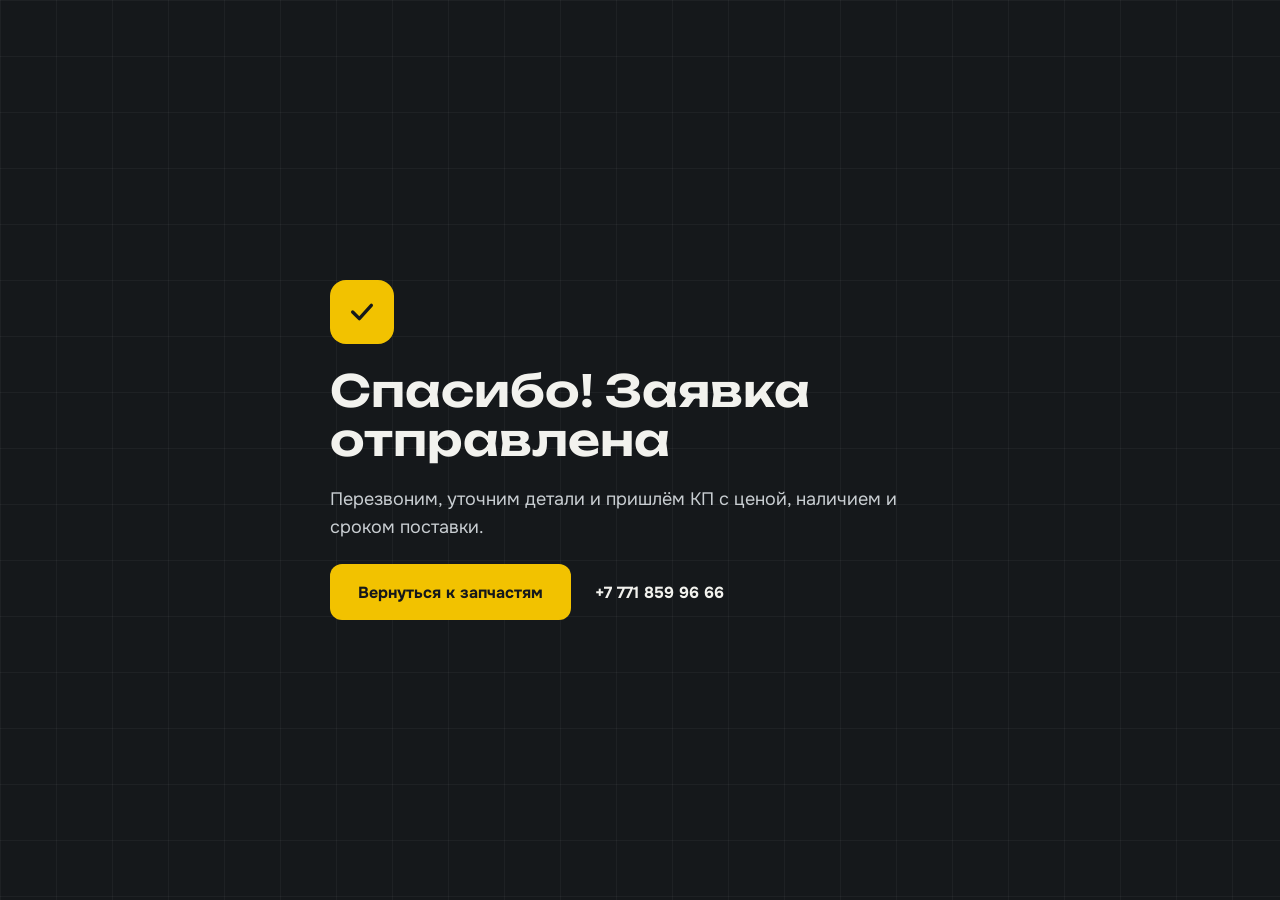
<file: zapchasti/spasibo/index.html>
<!doctype html>
<html lang="ru">
<head>
<meta charset="utf-8">
<meta name="viewport" content="width=device-width, initial-scale=1">
<title>Заявка отправлена</title>
<meta name="description" content="Спасибо! Мы перезвоним и пришлём КП.">
<meta name="theme-color" content="#15181B">
<meta property="og:type" content="website">
<meta property="og:title" content="Заявка отправлена">
<meta property="og:description" content="Спасибо! Мы перезвоним и пришлём КП.">
<meta property="og:image" content="https://norld-pro.kz/og-zapchasti.jpg">
<link rel="icon" href="/favicon.svg" type="image/svg+xml">
<link rel="preload" href="/fonts/onest-cyrillic-400-normal.woff2" as="font" type="font/woff2" crossorigin>
<link rel="preload" href="/fonts/unbounded-cyrillic-600-normal.woff2" as="font" type="font/woff2" crossorigin>
<style>@font-face {
  font-family: 'Onest';
  font-style: normal;
  font-display: swap;
  font-weight: 400;
  src:url(/fonts/onest-cyrillic-ext-400-normal.woff2) format('woff2');
  unicode-range: U+0460-052F,U+1C80-1C8A,U+20B4,U+2DE0-2DFF,U+A640-A69F,U+FE2E-FE2F;
}
@font-face {
  font-family: 'Onest';
  font-style: normal;
  font-display: swap;
  font-weight: 400;
  src:url(/fonts/onest-cyrillic-400-normal.woff2) format('woff2');
  unicode-range: U+0301,U+0400-045F,U+0490-0491,U+04B0-04B1,U+2116;
}
@font-face {
  font-family: 'Onest';
  font-style: normal;
  font-display: swap;
  font-weight: 400;
  src:url(/fonts/onest-latin-ext-400-normal.woff2) format('woff2');
  unicode-range: U+0100-02BA,U+02BD-02C5,U+02C7-02CC,U+02CE-02D7,U+02DD-02FF,U+0304,U+0308,U+0329,U+1D00-1DBF,U+1E00-1E9F,U+1EF2-1EFF,U+2020,U+20A0-20AB,U+20AD-20C0,U+2113,U+2C60-2C7F,U+A720-A7FF;
}
@font-face {
  font-family: 'Onest';
  font-style: normal;
  font-display: swap;
  font-weight: 400;
  src:url(/fonts/onest-latin-400-normal.woff2) format('woff2');
  unicode-range: U+0000-00FF,U+0131,U+0152-0153,U+02BB-02BC,U+02C6,U+02DA,U+02DC,U+0304,U+0308,U+0329,U+2000-206F,U+20AC,U+2122,U+2191,U+2193,U+2212,U+2215,U+FEFF,U+FFFD;
}
@font-face {
  font-family: 'Onest';
  font-style: normal;
  font-display: swap;
  font-weight: 500;
  src:url(/fonts/onest-cyrillic-ext-500-normal.woff2) format('woff2');
  unicode-range: U+0460-052F,U+1C80-1C8A,U+20B4,U+2DE0-2DFF,U+A640-A69F,U+FE2E-FE2F;
}
@font-face {
  font-family: 'Onest';
  font-style: normal;
  font-display: swap;
  font-weight: 500;
  src:url(/fonts/onest-cyrillic-500-normal.woff2) format('woff2');
  unicode-range: U+0301,U+0400-045F,U+0490-0491,U+04B0-04B1,U+2116;
}
@font-face {
  font-family: 'Onest';
  font-style: normal;
  font-display: swap;
  font-weight: 500;
  src:url(/fonts/onest-latin-ext-500-normal.woff2) format('woff2');
  unicode-range: U+0100-02BA,U+02BD-02C5,U+02C7-02CC,U+02CE-02D7,U+02DD-02FF,U+0304,U+0308,U+0329,U+1D00-1DBF,U+1E00-1E9F,U+1EF2-1EFF,U+2020,U+20A0-20AB,U+20AD-20C0,U+2113,U+2C60-2C7F,U+A720-A7FF;
}
@font-face {
  font-family: 'Onest';
  font-style: normal;
  font-display: swap;
  font-weight: 500;
  src:url(/fonts/onest-latin-500-normal.woff2) format('woff2');
  unicode-range: U+0000-00FF,U+0131,U+0152-0153,U+02BB-02BC,U+02C6,U+02DA,U+02DC,U+0304,U+0308,U+0329,U+2000-206F,U+20AC,U+2122,U+2191,U+2193,U+2212,U+2215,U+FEFF,U+FFFD;
}
@font-face {
  font-family: 'Onest';
  font-style: normal;
  font-display: swap;
  font-weight: 600;
  src:url(/fonts/onest-cyrillic-ext-600-normal.woff2) format('woff2');
  unicode-range: U+0460-052F,U+1C80-1C8A,U+20B4,U+2DE0-2DFF,U+A640-A69F,U+FE2E-FE2F;
}
@font-face {
  font-family: 'Onest';
  font-style: normal;
  font-display: swap;
  font-weight: 600;
  src:url(/fonts/onest-cyrillic-600-normal.woff2) format('woff2');
  unicode-range: U+0301,U+0400-045F,U+0490-0491,U+04B0-04B1,U+2116;
}
@font-face {
  font-family: 'Onest';
  font-style: normal;
  font-display: swap;
  font-weight: 600;
  src:url(/fonts/onest-latin-ext-600-normal.woff2) format('woff2');
  unicode-range: U+0100-02BA,U+02BD-02C5,U+02C7-02CC,U+02CE-02D7,U+02DD-02FF,U+0304,U+0308,U+0329,U+1D00-1DBF,U+1E00-1E9F,U+1EF2-1EFF,U+2020,U+20A0-20AB,U+20AD-20C0,U+2113,U+2C60-2C7F,U+A720-A7FF;
}
@font-face {
  font-family: 'Onest';
  font-style: normal;
  font-display: swap;
  font-weight: 600;
  src:url(/fonts/onest-latin-600-normal.woff2) format('woff2');
  unicode-range: U+0000-00FF,U+0131,U+0152-0153,U+02BB-02BC,U+02C6,U+02DA,U+02DC,U+0304,U+0308,U+0329,U+2000-206F,U+20AC,U+2122,U+2191,U+2193,U+2212,U+2215,U+FEFF,U+FFFD;
}
@font-face {
  font-family: 'Onest';
  font-style: normal;
  font-display: swap;
  font-weight: 700;
  src:url(/fonts/onest-cyrillic-ext-700-normal.woff2) format('woff2');
  unicode-range: U+0460-052F,U+1C80-1C8A,U+20B4,U+2DE0-2DFF,U+A640-A69F,U+FE2E-FE2F;
}
@font-face {
  font-family: 'Onest';
  font-style: normal;
  font-display: swap;
  font-weight: 700;
  src:url(/fonts/onest-cyrillic-700-normal.woff2) format('woff2');
  unicode-range: U+0301,U+0400-045F,U+0490-0491,U+04B0-04B1,U+2116;
}
@font-face {
  font-family: 'Onest';
  font-style: normal;
  font-display: swap;
  font-weight: 700;
  src:url(/fonts/onest-latin-ext-700-normal.woff2) format('woff2');
  unicode-range: U+0100-02BA,U+02BD-02C5,U+02C7-02CC,U+02CE-02D7,U+02DD-02FF,U+0304,U+0308,U+0329,U+1D00-1DBF,U+1E00-1E9F,U+1EF2-1EFF,U+2020,U+20A0-20AB,U+20AD-20C0,U+2113,U+2C60-2C7F,U+A720-A7FF;
}
@font-face {
  font-family: 'Onest';
  font-style: normal;
  font-display: swap;
  font-weight: 700;
  src:url(/fonts/onest-latin-700-normal.woff2) format('woff2');
  unicode-range: U+0000-00FF,U+0131,U+0152-0153,U+02BB-02BC,U+02C6,U+02DA,U+02DC,U+0304,U+0308,U+0329,U+2000-206F,U+20AC,U+2122,U+2191,U+2193,U+2212,U+2215,U+FEFF,U+FFFD;
}
@font-face {
  font-family: 'Unbounded';
  font-style: normal;
  font-display: swap;
  font-weight: 500;
  src:url(/fonts/unbounded-cyrillic-ext-500-normal.woff2) format('woff2');
  unicode-range: U+0460-052F,U+1C80-1C8A,U+20B4,U+2DE0-2DFF,U+A640-A69F,U+FE2E-FE2F;
}
@font-face {
  font-family: 'Unbounded';
  font-style: normal;
  font-display: swap;
  font-weight: 500;
  src:url(/fonts/unbounded-cyrillic-500-normal.woff2) format('woff2');
  unicode-range: U+0301,U+0400-045F,U+0490-0491,U+04B0-04B1,U+2116;
}
@font-face {
  font-family: 'Unbounded';
  font-style: normal;
  font-display: swap;
  font-weight: 500;
  src:url(/fonts/unbounded-latin-ext-500-normal.woff2) format('woff2');
  unicode-range: U+0100-02BA,U+02BD-02C5,U+02C7-02CC,U+02CE-02D7,U+02DD-02FF,U+0304,U+0308,U+0329,U+1D00-1DBF,U+1E00-1E9F,U+1EF2-1EFF,U+2020,U+20A0-20AB,U+20AD-20C0,U+2113,U+2C60-2C7F,U+A720-A7FF;
}
@font-face {
  font-family: 'Unbounded';
  font-style: normal;
  font-display: swap;
  font-weight: 500;
  src:url(/fonts/unbounded-latin-500-normal.woff2) format('woff2');
  unicode-range: U+0000-00FF,U+0131,U+0152-0153,U+02BB-02BC,U+02C6,U+02DA,U+02DC,U+0304,U+0308,U+0329,U+2000-206F,U+20AC,U+2122,U+2191,U+2193,U+2212,U+2215,U+FEFF,U+FFFD;
}
@font-face {
  font-family: 'Unbounded';
  font-style: normal;
  font-display: swap;
  font-weight: 600;
  src:url(/fonts/unbounded-cyrillic-ext-600-normal.woff2) format('woff2');
  unicode-range: U+0460-052F,U+1C80-1C8A,U+20B4,U+2DE0-2DFF,U+A640-A69F,U+FE2E-FE2F;
}
@font-face {
  font-family: 'Unbounded';
  font-style: normal;
  font-display: swap;
  font-weight: 600;
  src:url(/fonts/unbounded-cyrillic-600-normal.woff2) format('woff2');
  unicode-range: U+0301,U+0400-045F,U+0490-0491,U+04B0-04B1,U+2116;
}
@font-face {
  font-family: 'Unbounded';
  font-style: normal;
  font-display: swap;
  font-weight: 600;
  src:url(/fonts/unbounded-latin-ext-600-normal.woff2) format('woff2');
  unicode-range: U+0100-02BA,U+02BD-02C5,U+02C7-02CC,U+02CE-02D7,U+02DD-02FF,U+0304,U+0308,U+0329,U+1D00-1DBF,U+1E00-1E9F,U+1EF2-1EFF,U+2020,U+20A0-20AB,U+20AD-20C0,U+2113,U+2C60-2C7F,U+A720-A7FF;
}
@font-face {
  font-family: 'Unbounded';
  font-style: normal;
  font-display: swap;
  font-weight: 600;
  src:url(/fonts/unbounded-latin-600-normal.woff2) format('woff2');
  unicode-range: U+0000-00FF,U+0131,U+0152-0153,U+02BB-02BC,U+02C6,U+02DA,U+02DC,U+0304,U+0308,U+0329,U+2000-206F,U+20AC,U+2122,U+2191,U+2193,U+2212,U+2215,U+FEFF,U+FFFD;
}
@font-face {
  font-family: 'Unbounded';
  font-style: normal;
  font-display: swap;
  font-weight: 700;
  src:url(/fonts/unbounded-cyrillic-ext-700-normal.woff2) format('woff2');
  unicode-range: U+0460-052F,U+1C80-1C8A,U+20B4,U+2DE0-2DFF,U+A640-A69F,U+FE2E-FE2F;
}
@font-face {
  font-family: 'Unbounded';
  font-style: normal;
  font-display: swap;
  font-weight: 700;
  src:url(/fonts/unbounded-cyrillic-700-normal.woff2) format('woff2');
  unicode-range: U+0301,U+0400-045F,U+0490-0491,U+04B0-04B1,U+2116;
}
@font-face {
  font-family: 'Unbounded';
  font-style: normal;
  font-display: swap;
  font-weight: 700;
  src:url(/fonts/unbounded-latin-ext-700-normal.woff2) format('woff2');
  unicode-range: U+0100-02BA,U+02BD-02C5,U+02C7-02CC,U+02CE-02D7,U+02DD-02FF,U+0304,U+0308,U+0329,U+1D00-1DBF,U+1E00-1E9F,U+1EF2-1EFF,U+2020,U+20A0-20AB,U+20AD-20C0,U+2113,U+2C60-2C7F,U+A720-A7FF;
}
@font-face {
  font-family: 'Unbounded';
  font-style: normal;
  font-display: swap;
  font-weight: 700;
  src:url(/fonts/unbounded-latin-700-normal.woff2) format('woff2');
  unicode-range: U+0000-00FF,U+0131,U+0152-0153,U+02BB-02BC,U+02C6,U+02DA,U+02DC,U+0304,U+0308,U+0329,U+2000-206F,U+20AC,U+2122,U+2191,U+2193,U+2212,U+2215,U+FEFF,U+FFFD;
}
</style>
<meta name="robots" content="noindex">
<style>body{margin:0;background:#15181B;color:#F2F2EE;font-family:'Onest',system-ui,sans-serif}a{color:inherit}.b:hover{background:#FFD426 !important}</style>
<!-- Meta Pixel Code -->
<script>
!function(f,b,e,v,n,t,s)
{if(f.fbq)return;n=f.fbq=function(){n.callMethod?
n.callMethod.apply(n,arguments):n.queue.push(arguments)};
if(!f._fbq)f._fbq=n;n.push=n;n.loaded=!0;n.version='2.0';
n.queue=[];t=b.createElement(e);t.async=!0;
t.src=v;s=b.getElementsByTagName(e)[0];
s.parentNode.insertBefore(t,s)}(window, document,'script',
'https://connect.facebook.net/en_US/fbevents.js');
fbq('init', '1668375668416836');
fbq('track', 'PageView');
</script>
<!-- End Meta Pixel Code -->
</head>
<body>
<noscript><img height="1" width="1" style="display:none" src="https://www.facebook.com/tr?id=1668375668416836&ev=PageView&noscript=1" alt=""></noscript>

<main style="min-height: 100vh; min-height: 100dvh; box-sizing: border-box; display: flex; align-items: center; justify-content: center; padding: 32px 16px; background-image: linear-gradient(rgba(255,255,255,.04) 1px,transparent 1px),linear-gradient(90deg,rgba(255,255,255,.04) 1px,transparent 1px); background-size: 56px 56px">
<div style="max-width: 620px; display: flex; flex-direction: column; gap: 22px">
<span style="width: 64px; height: 64px; border-radius: 16px; background: #F2C200; display: flex; align-items: center; justify-content: center"><svg aria-hidden="true" width="32" height="32" viewBox="0 0 24 24" fill="none" stroke="#15181B" stroke-width="2.5" stroke-linecap="round" stroke-linejoin="round"><path d="M5 12l5 5 9-10"></path></svg></span>
<h1 style="margin: 0; font-family: 'Unbounded', sans-serif; font-weight: 600; font-size: clamp(28px, 5vw, 44px); line-height: 1.12">Спасибо! Заявка отправлена</h1>
<p style="margin: 0; font-size: 18px; line-height: 1.55; color: #C9CED2">Перезвоним, уточним детали и пришлём КП с ценой, наличием и сроком поставки.</p>
<div style="display: flex; flex-wrap: wrap; gap: 12px 24px; align-items: center">
<a class="b" href="/zapchasti/" style="display: inline-flex; align-items: center; min-height: 56px; padding: 0 28px; border-radius: 12px; background: #F2C200; color: #15181B; text-decoration: none; font-weight: 700">Вернуться к запчастям</a>
<a href="tel:+77718599666" style="font-weight: 700; text-decoration: none">+7 771 859 96 66</a>
</div>
</div>
</main>
</body>
</html>
</file>
